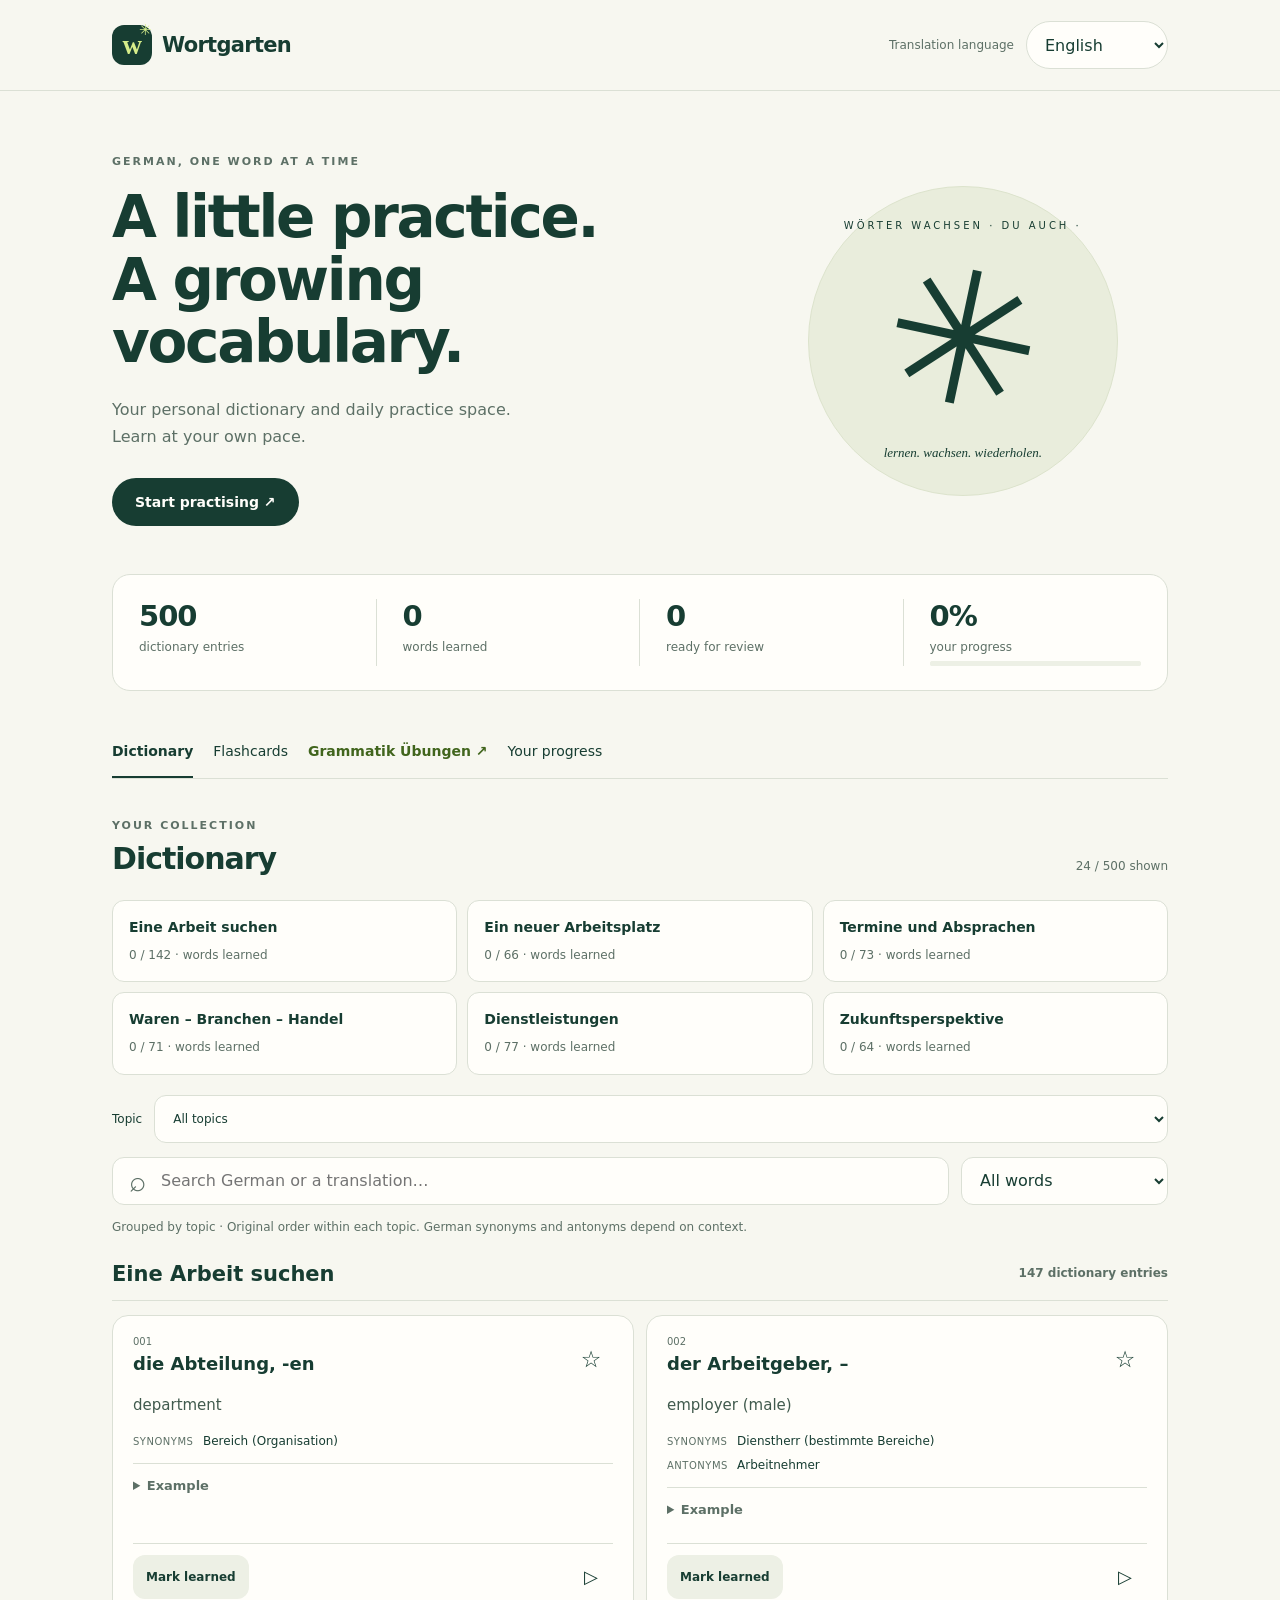
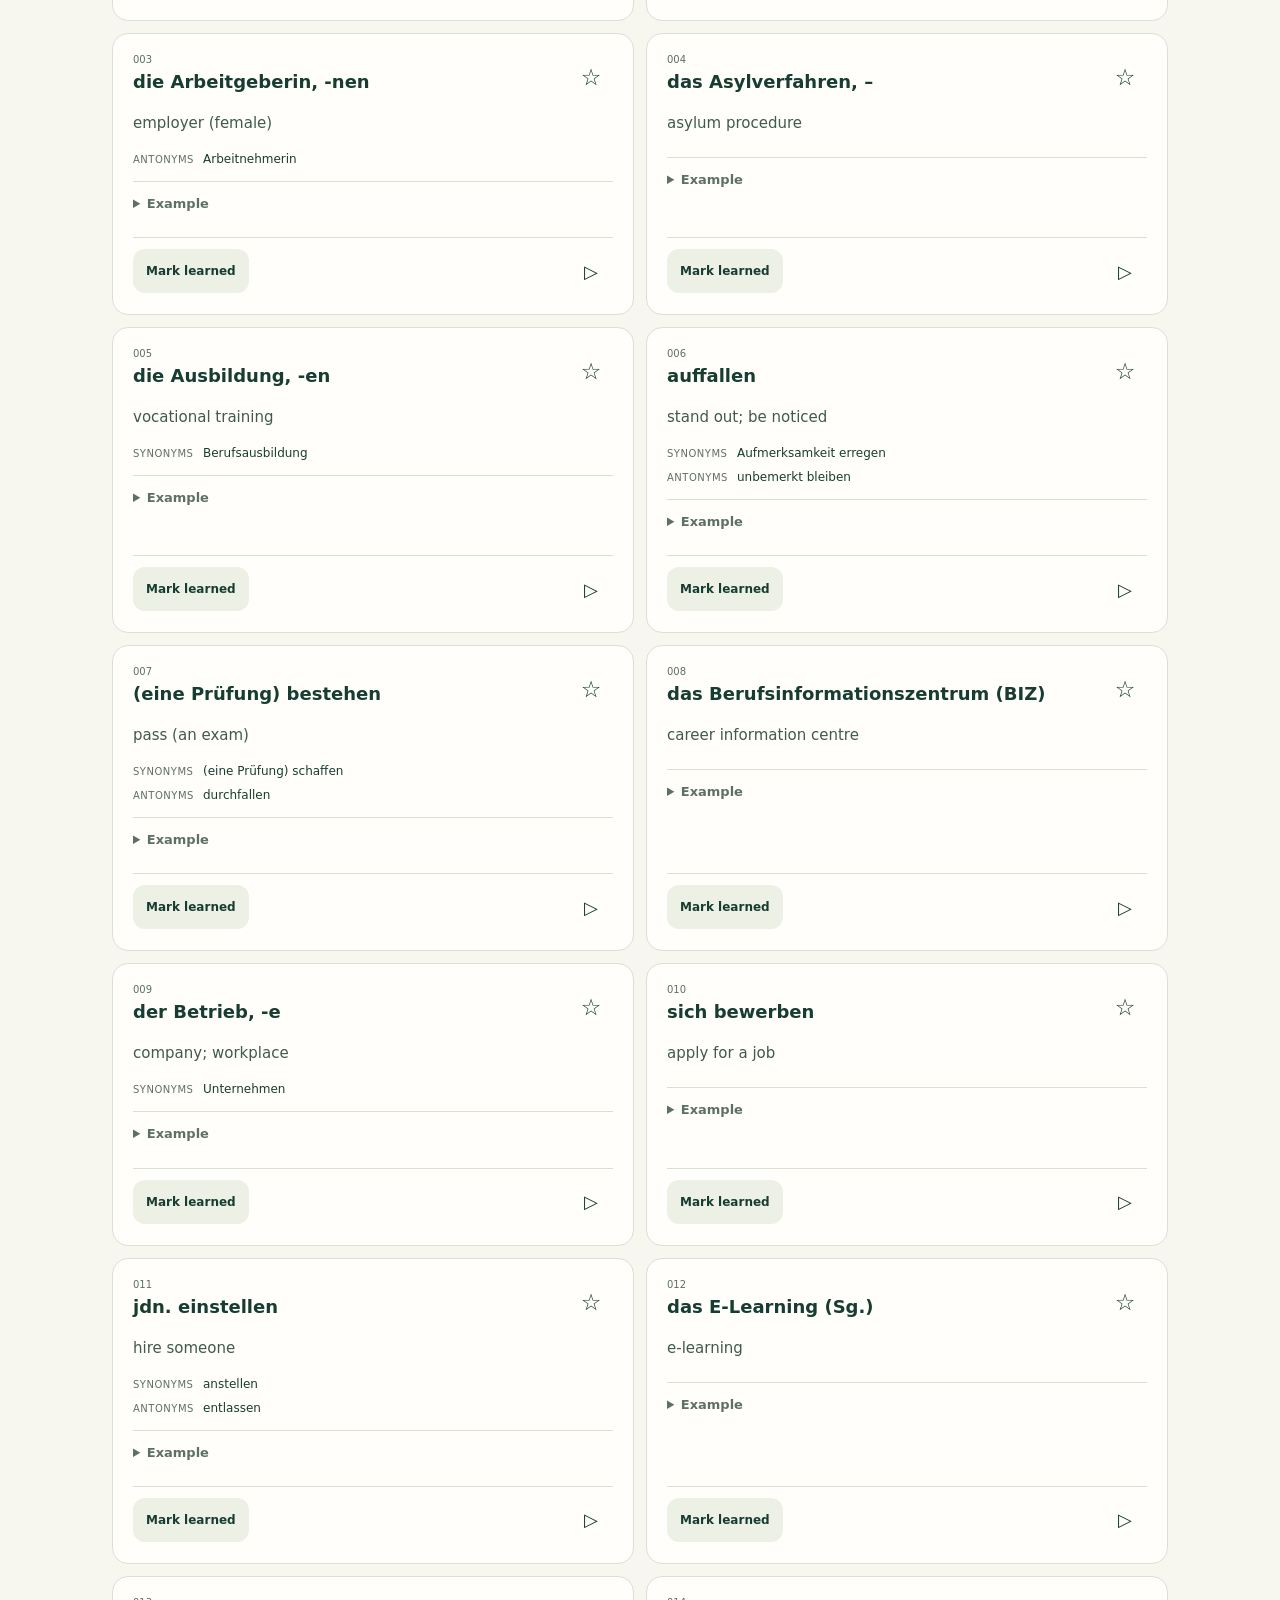
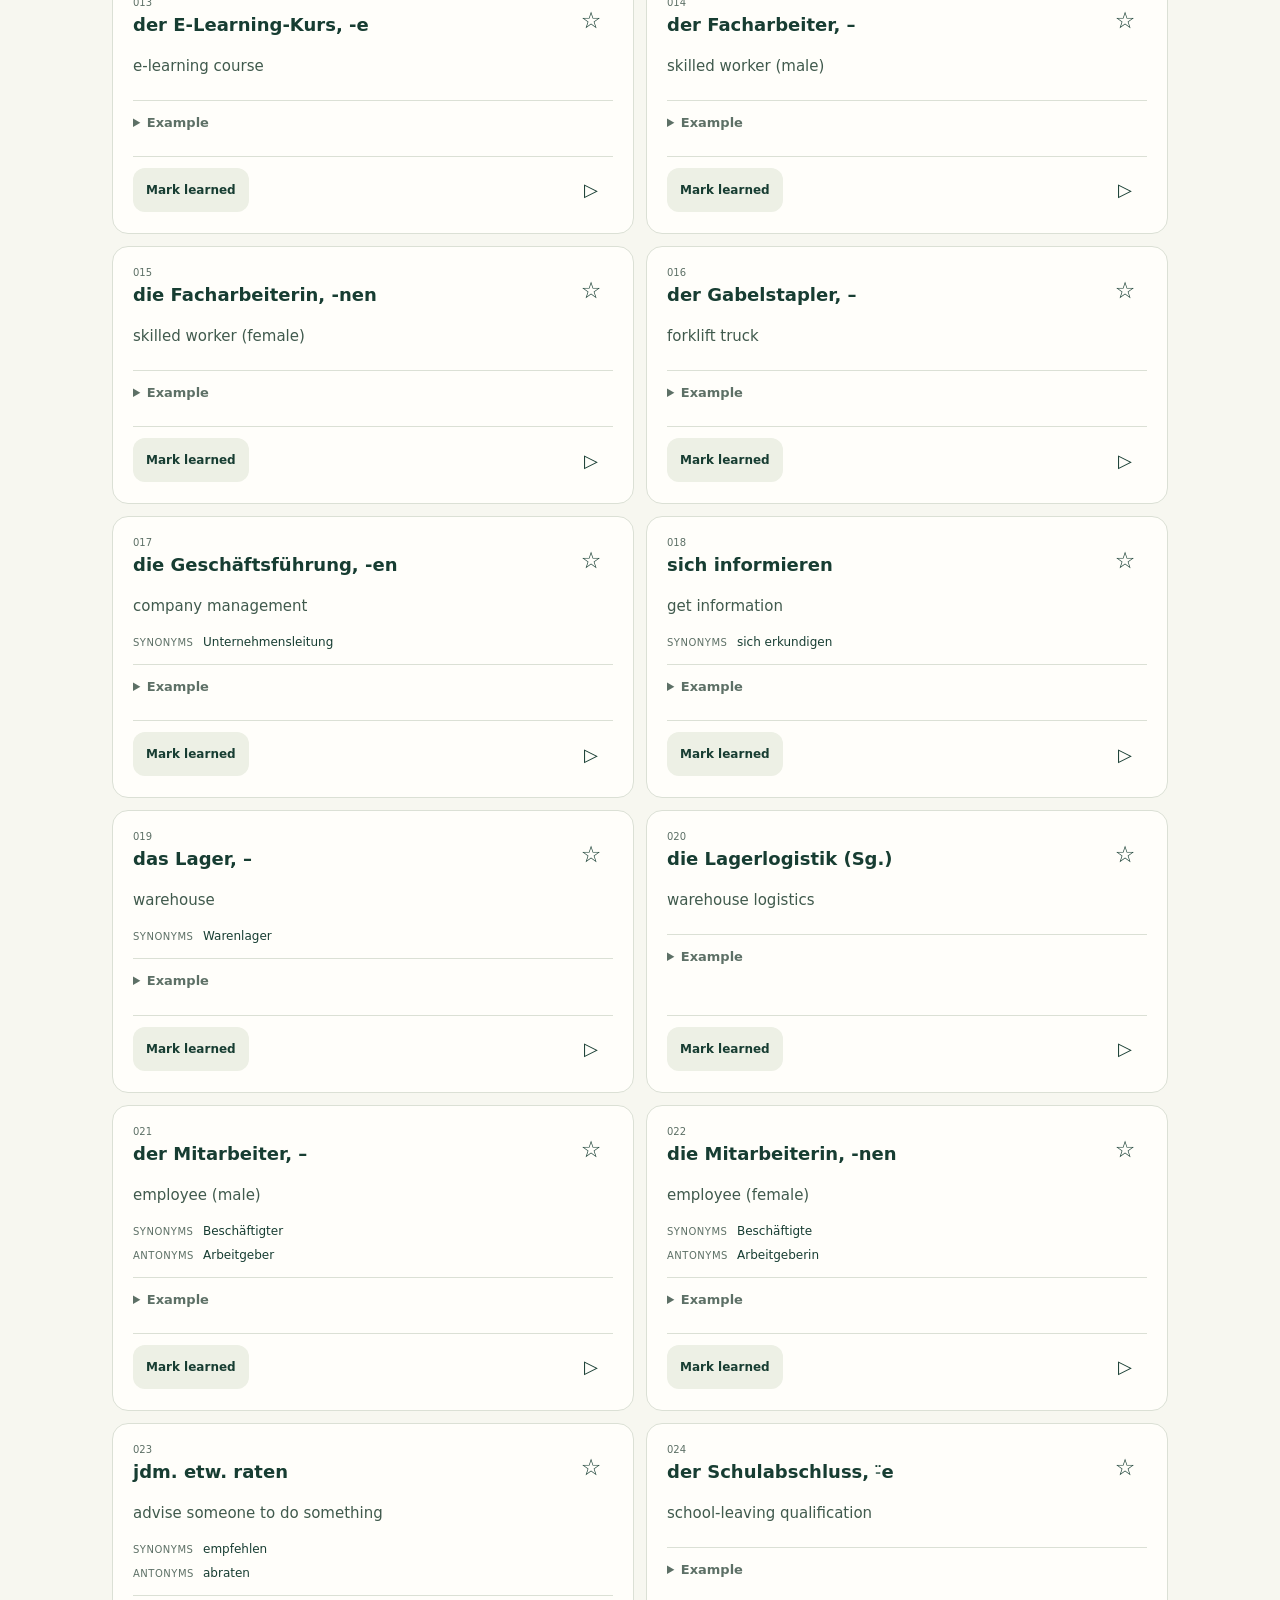
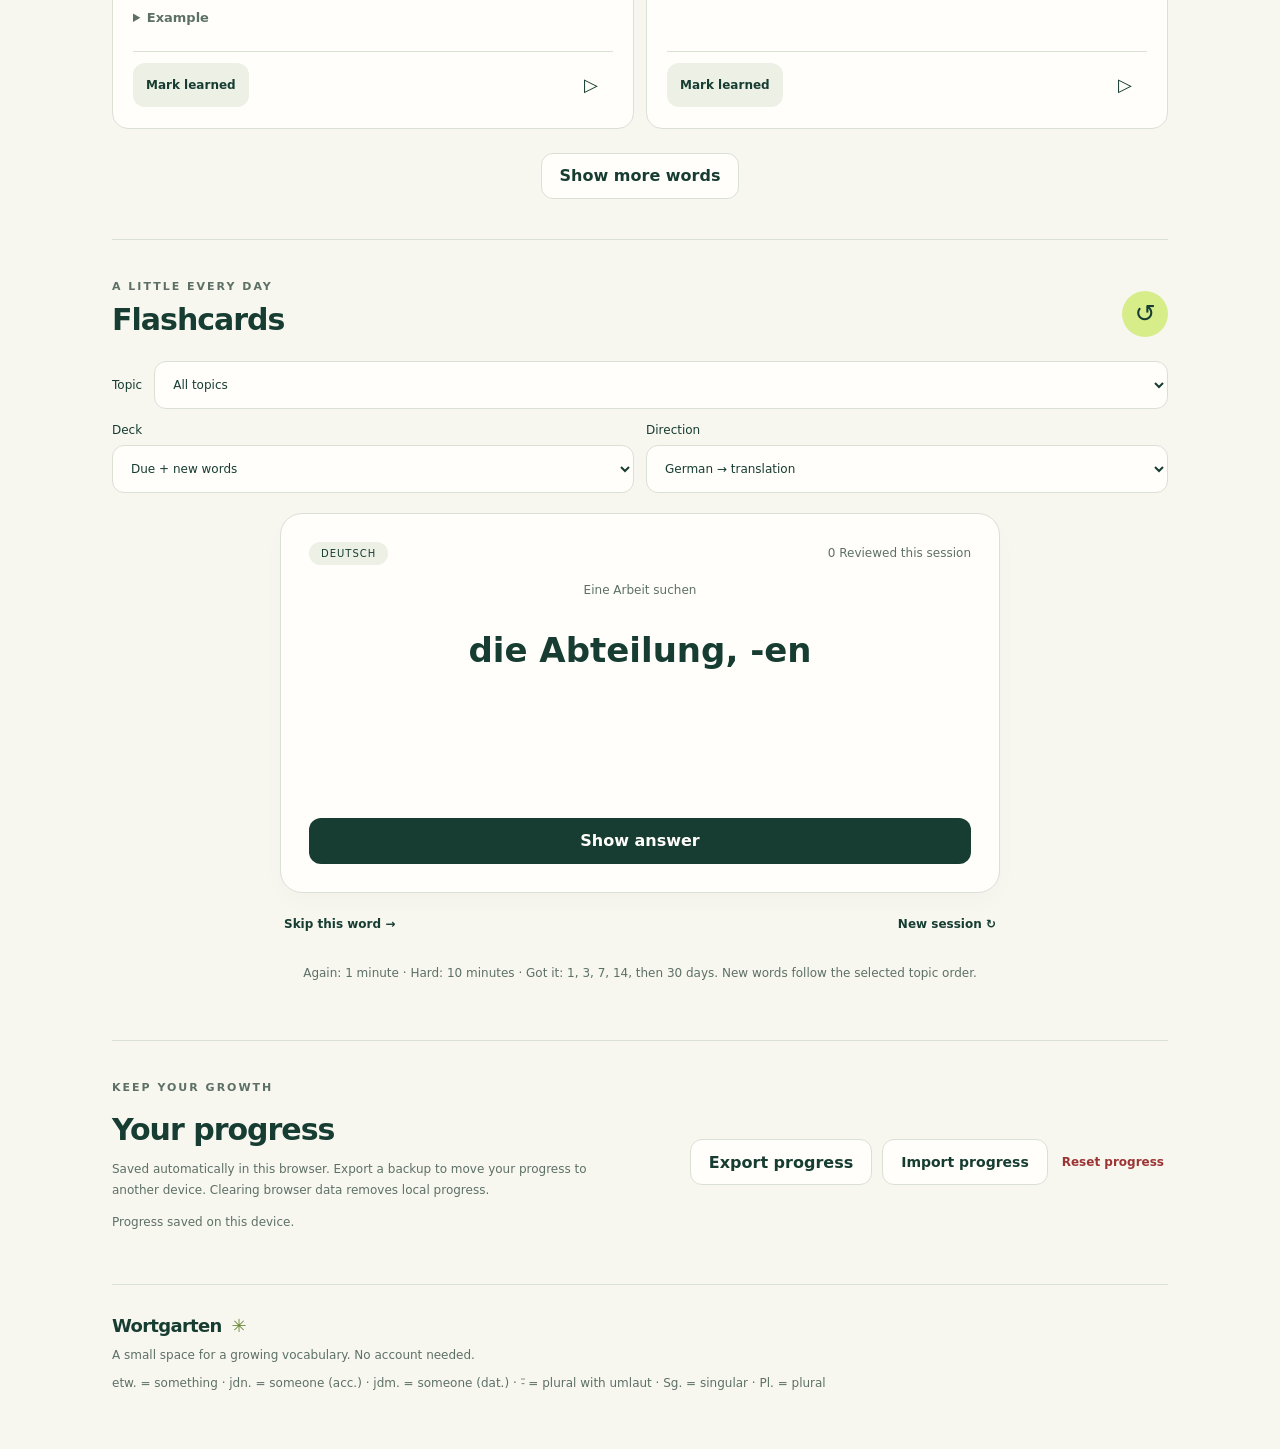
<file: index.html>
<!doctype html>
<html lang="en">
<head><meta charset="utf-8"><meta name="viewport" content="width=device-width,initial-scale=1"><meta name="theme-color" content="#173d32"><meta name="description" content="A multilingual German vocabulary notebook with saved progress and spaced repetition."><title>Wortgarten · German vocabulary</title><style>:root{--bg:#f7f7f0;--ink:#173d32;--muted:#5d7066;--line:#dbe0d5;--white:#fffefa;--lime:#d6ed8a;--soft:#edf0e5;--red:#9c3434;font-family:Inter,ui-sans-serif,system-ui,-apple-system,BlinkMacSystemFont,"Segoe UI",sans-serif;color:var(--ink);background:var(--bg);font-synthesis:none;scroll-behavior:smooth;scroll-padding-top:100px}*{box-sizing:border-box}body{margin:0}button,input,select{font:inherit}button,select,.importLabel{cursor:pointer}button,a,select,input{touch-action:manipulation}button{color:inherit}a{color:inherit}button,input,select{border-radius:12px}button{min-height:46px;border:1px solid transparent;padding:12px 18px;font-weight:600}button:disabled{opacity:.5;cursor:default}button:hover:not(:disabled),.importLabel:hover{filter:brightness(.96)}:focus-visible{outline:3px solid #588527;outline-offset:4px}select,input{background:var(--white);color:var(--ink);border:1px solid var(--line);min-height:48px;padding:10px 14px;max-width:100%}.wrap{max-width:1120px;margin:auto;padding:0 32px}header{border-bottom:1px solid var(--line);background:var(--bg);position:sticky;top:0;z-index:5}.top{display:flex;justify-content:space-between;align-items:center;min-height:90px;gap:20px}.brand{display:flex;align-items:center;gap:10px;font-size:21px;font-weight:750;text-decoration:none;letter-spacing:-.7px}.logo{background:var(--ink);color:var(--lime);width:40px;height:40px;display:grid;place-items:center;border-radius:12px;font-family:Georgia,serif;font-size:27px;position:relative}.logo span{position:absolute;font-size:15px;right:1px;top:-4px}.language{display:flex;align-items:center;gap:12px}.language>span{font-size:12px;color:var(--muted)}.language select{border-radius:30px;min-width:130px}.hero{display:grid;grid-template-columns:1.5fr 1fr;gap:30px;padding:64px 0 48px;align-items:center}.eyebrow{font-size:11px;letter-spacing:2px;font-weight:750;margin:0 0 18px;color:var(--muted)}h1{font-size:clamp(36px,5vw,58px);letter-spacing:-2.3px;line-height:1.08;margin:0;font-weight:600}h2{font-size:30px;letter-spacing:-1px;font-weight:600;margin:0}h3{margin:0}.intro{font-size:16px;line-height:1.7;max-width:430px;color:var(--muted);margin:22px 0 28px}.primary{background:var(--ink);color:var(--white)}.link{display:inline-flex;align-items:center;min-height:48px;text-decoration:none;padding:12px 23px;border-radius:30px;font-weight:600;font-size:14px}.growth{aspect-ratio:1;max-width:310px;width:100%;position:relative;display:grid;place-items:center;border-radius:50%;background:#e9eddc;justify-self:center;border:1px solid #dce3cc}.plant{font-size:185px;line-height:1;color:var(--ink);transform:rotate(12deg)}.orbit{position:absolute;top:33px;font-size:10px;letter-spacing:3px}.plantTag{position:absolute;bottom:34px;font-family:Georgia,serif;font-size:13px;font-style:italic}.stats{display:grid;grid-template-columns:repeat(4,1fr);border:1px solid var(--line);background:var(--white);border-radius:18px;padding:24px 0}.stats>div{padding:0 26px;display:flex;flex-direction:column;gap:7px;border-inline-end:1px solid var(--line)}.stats>div:last-child{border:0}.stats strong{font-size:29px;font-weight:550;letter-spacing:-1px}.stats span{font-size:12px;color:var(--muted)}progress{width:100%;height:5px;border:0;border-radius:8px;background:var(--soft);accent-color:var(--ink)}progress::-webkit-progress-bar{background:var(--soft);border-radius:8px}progress::-webkit-progress-value{background:var(--ink);border-radius:8px}.tabs{display:flex;gap:30px;border-bottom:1px solid var(--line);margin-top:35px}.tabs a{padding:17px 0;text-decoration:none;font-size:14px}.tabs a:first-child{border-bottom:2px solid var(--ink);font-weight:650}.section{padding:40px 0;scroll-margin-top:10px}.sectionTitle{display:flex;justify-content:space-between;align-items:end;margin-bottom:24px;gap:12px}.sectionTitle .eyebrow{margin-bottom:9px}.small{font-size:12px;color:var(--muted);line-height:1.6}.tools{display:flex;gap:12px}.search{flex:1;position:relative}.search>span{position:absolute;inset-inline-start:17px;top:7px;font-size:29px;color:var(--muted)}.search input{width:100%;padding-inline-start:48px}.hint{font-size:12px;color:var(--muted);line-height:1.75}.wordList{display:grid;grid-template-columns:1fr 1fr;gap:12px;margin-top:24px}.word{background:var(--white);border:1px solid var(--line);border-radius:16px;padding:20px;display:flex;flex-direction:column;gap:11px;min-width:0}.word.known{border-color:#b9cba7;background:#f4f8ec}.wordHeading{display:flex;gap:8px;justify-content:space-between;align-items:start}.word h4{font-size:18px;font-weight:600;line-height:1.5;overflow-wrap:anywhere}.wordNo{font-size:10px;color:var(--muted);font-variant-numeric:tabular-nums;display:block;margin-bottom:3px}.iconButton{padding:0;width:44px;min-width:44px;height:44px;background:transparent;border-radius:50%;font-size:23px}.starred{color:#8c6500;background:#fff4cf}.translation{margin:0;color:#405a4d;font-size:15px;line-height:1.6;min-height:24px}.relations{font-size:12px;line-height:1.75;color:var(--muted)}.relationLine{display:flex;gap:8px;align-items:baseline;margin-top:3px}.relationLine b{font-weight:500;color:var(--ink)}.relationLabel{min-width:62px;font-size:10px;text-transform:uppercase;letter-spacing:.5px}.wordFoot{display:flex;justify-content:space-between;align-items:center;border-top:1px solid var(--line);padding-top:10px;margin-top:auto;gap:8px}.learnButton{padding:7px 12px;min-height:44px;background:var(--soft);font-size:12px}.learnButton[aria-pressed=true]{background:var(--ink);color:white}.wordActions{display:flex;align-items:center;gap:0}.sound{font-size:18px}.verify{font-size:11px;padding:9px;border-radius:8px;background:#fff4d4;color:#745018;line-height:1.6}.more{text-align:center;padding-top:24px}.secondary{border:1px solid var(--line);background:var(--white)}.empty{padding:48px;text-align:center;color:var(--muted)}.practice{border-top:1px solid var(--line)}.roundIcon{width:46px;height:46px;border-radius:50%;background:var(--lime);display:grid;place-items:center;font-size:25px}.practiceOptions{display:flex;gap:12px;margin-bottom:20px}.practiceOptions label{flex:1;display:flex;flex-direction:column;gap:8px;font-size:12px}.flashcard{background:var(--white);border:1px solid var(--line);border-radius:22px;min-height:380px;padding:28px;display:flex;flex-direction:column;max-width:720px;margin:auto;box-shadow:0 10px 25px #173d3205}.cardTop{display:flex;justify-content:space-between;align-items:center}.pill{background:var(--soft);padding:6px 12px;border-radius:20px;font-size:10px;letter-spacing:1px}.cardContent{text-align:center;flex:1;padding:48px 0 30px}.cardContent h3{font-size:clamp(24px,4vw,34px);font-weight:550;overflow-wrap:anywhere}.cardContent p{font-size:21px}.cardContent .small{font-size:12px}.cardContent .relations{display:inline-block;text-align:start}.divider{height:1px;background:var(--line);width:50px;margin:24px auto}.ratings{display:grid;grid-template-columns:repeat(3,1fr);gap:10px}.ratings button:first-child{background:#f8e6df;color:#833f30}.ratings button:nth-child(2){background:#f6edcc;color:#70581b}.ratings button:last-child{background:var(--lime);color:var(--ink)}[hidden]{display:none!important}.practiceFooter{display:flex;justify-content:space-between;max-width:720px;margin:8px auto}.textButton{background:transparent;padding:10px 3px;font-size:12px}.practice>.hint{text-align:center;max-width:720px;margin:16px auto}.settings{border-top:1px solid var(--line);display:grid;grid-template-columns:1fr 1fr;align-items:center;gap:40px}.backupActions{display:flex;flex-wrap:wrap;gap:10px;justify-content:flex-end}.importLabel{display:inline-flex;align-items:center;padding:12px 18px;min-height:46px;border-radius:12px;font-size:14px;font-weight:600}.importLabel:focus-within{outline:3px solid #588527;outline-offset:4px}.danger{color:var(--red)}footer{border-top:1px solid var(--line);padding:30px 0 44px;color:var(--muted);font-size:12px}footer .brand{font-size:18px;color:var(--ink)}footer .brand span{color:#6c8b37}#toast{position:fixed;bottom:24px;left:50%;transform:translateX(-50%);max-width:90%;background:var(--ink);color:white;padding:14px 22px;border-radius:12px;z-index:20;font-size:14px;box-shadow:0 5px 30px #0002}dialog{max-width:440px;border:1px solid var(--line);border-radius:18px;background:var(--bg);color:var(--ink);padding:28px;margin:auto}dialog::backdrop{background:#173d3280}dialog p{line-height:1.6}.dialogActions{display:flex;gap:10px;justify-content:end}.sr-only{position:absolute;width:1px;height:1px;padding:0;margin:-1px;overflow:hidden;clip:rect(0,0,0,0);white-space:nowrap;border:0}html[dir=rtl] .hero,html[dir=rtl] .section{text-align:right}html[dir=rtl] .brand{direction:ltr}html[dir=rtl] .cardContent{text-align:center}@media(min-width:1400px){.hero{padding-top:80px;padding-bottom:64px}}@media(max-width:650px){.wrap{padding:0 20px}.top{min-height:76px;gap:10px}.brand{font-size:18px}.logo{width:33px;height:33px;font-size:24px}.language>span{display:none}.language select{min-width:108px;font-size:13px;min-height:44px;padding:8px 12px}.hero{padding:35px 0 30px;grid-template-columns:1fr;gap:20px}.hero .growth{display:none}h1{font-size:39px;letter-spacing:-1.6px}.eyebrow{font-size:9px;letter-spacing:1.5px}.intro{font-size:14px;margin:18px 0 21px}.stats{grid-template-columns:1fr 1fr;padding:6px 0;border-radius:15px}.stats>div{padding:15px 20px}.stats>div:nth-child(2){border:0}.stats>div:nth-child(-n+2){border-bottom:1px solid var(--line)}.stats strong{font-size:26px}.stats span{font-size:11px}.tabs{margin-top:18px;gap:24px;justify-content:space-between}.tabs a{font-size:12px}.section{padding:30px 0}.sectionTitle{margin-bottom:20px}h2{font-size:27px}.wordList{grid-template-columns:1fr;margin-top:18px}.tools{flex-direction:column;gap:8px}.tools>label>select{width:100%}.tools select{font-size:13px}.word{padding:17px}.word h4{font-size:18px}.practiceOptions{gap:10px}.practiceOptions select{font-size:12px;padding:10px 8px;width:100%}.flashcard{padding:21px;min-height:360px}.cardContent{padding-top:42px}.ratings{gap:7px}.ratings button{padding:12px 6px;font-size:13px}.settings{grid-template-columns:1fr;gap:16px}.backupActions{justify-content:flex-start}.backupActions .secondary{flex:1;text-align:center;justify-content:center;font-size:12px;white-space:nowrap}.settings .eyebrow{margin-bottom:9px}.small{font-size:11px}.sectionTitle>.small{text-align:end}.dialogActions button{padding:12px}footer{padding-bottom:28px}}@media(prefers-reduced-motion:reduce){:root{scroll-behavior:auto}}

.tabs{flex-wrap:wrap;column-gap:20px;row-gap:0}.tabs .grammarLink{color:#41651d;font-weight:650}html[dir=rtl] .hero,html[dir=rtl] .section{text-align:start}@media(max-width:650px){.tabs a{font-size:11px;padding:14px 0}.tabs{column-gap:14px;justify-content:flex-start}}

.topicNav{display:grid;grid-template-columns:repeat(3,minmax(0,1fr));gap:10px;margin-bottom:20px}.topicTile{text-align:start;background:var(--white);border:1px solid var(--line);display:flex;flex-direction:column;gap:8px;padding:16px;font-weight:500}.topicTile[aria-pressed=true]{background:var(--soft);border-color:var(--ink)}.topicTile .topicName{font-size:14px;line-height:1.5;font-weight:650}.topicSelect{display:flex;align-items:center;gap:12px;margin-bottom:14px;font-size:12px}.topicSelect select{flex:1;min-width:0}.topicHeading{grid-column:1/-1;display:flex;justify-content:space-between;align-items:center;flex-wrap:wrap;gap:8px;font-size:21px;margin:18px 0 2px;padding-bottom:14px;border-bottom:1px solid var(--line);font-weight:600}.word h4{margin:0}.topicHeading:first-child{margin-top:0}#practiceTopicLabel{text-align:center;margin:16px 0 0;line-height:1.6}.practice .cardContent{padding-top:30px}@media(max-width:650px){.topicNav{grid-template-columns:repeat(2,minmax(0,1fr))}.topicTile{padding:12px}.topicTile .topicName{font-size:12px}.topicTile .small{font-size:10px}.topicSelect{flex-direction:column;align-items:stretch;gap:7px}.topicSelect select{width:100%;font-size:13px}.topicHeading{font-size:19px}.topicHeading .small{font-size:11px}}

.wordExample{border-top:1px solid var(--line);font-size:13px}.wordExample summary{cursor:pointer;min-height:44px;padding:13px 0;color:var(--muted);font-weight:550;line-height:1.4;list-style-position:inside}.wordExample summary:hover{color:var(--ink)}.wordExample summary:focus-visible{outline:3px solid #588527;outline-offset:2px;border-radius:4px}.exampleContent{border-inline-start:3px solid #bacd8b;padding:0 12px;margin:0 0 14px}.exampleContent p{margin:0;line-height:1.75;font-size:13px;overflow-wrap:anywhere}.exampleContent .exampleGerman{color:var(--ink);margin-bottom:7px}.exampleContent .exampleTranslation{color:var(--muted)}#cardExample{max-width:540px;margin:20px auto 0;text-align:start}#cardExample .wordExample{border-bottom:1px solid var(--line)}#cardExample .exampleContent p{font-size:15px}.wordExample:not([open]) .exampleContent{display:none}
</style></head>
<body>
<header><div class="top wrap"><a class="brand" href="#" aria-label="Wortgarten"><span class="logo" aria-hidden="true">w<span>✳</span></span>Wortgarten</a><label class="language"><span data-i="language">Translation language</span><select id="language"><option value="en">English</option><option value="uk">Українська</option><option value="tr">Türkçe</option><option value="ar">العربية</option><option value="ru">Русский</option><option value="fa">فارسی</option></select></label></div></header>
<main class="wrap">
<section class="hero"><div><p class="eyebrow" data-i="eyebrow">GERMAN, ONE WORD AT A TIME</p><h1 data-i="headline">A little practice.<br>A growing vocabulary.</h1><p class="intro" data-i="intro">Your personal dictionary and daily practice space. Learn at your own pace.</p><a class="primary link" href="#practice" data-i="practiceNow">Start practising ↗</a></div><div class="growth" aria-hidden="true"><span class="orbit">WÖRTER WACHSEN · DU AUCH · </span><div class="plant">✳</div><span class="plantTag">lernen. wachsen. wiederholen.</span></div></section>
<section class="stats" aria-label="Progress"><div><strong id="total">500</strong><span data-i="entries">dictionary entries</span></div><div><strong id="learned">0</strong><span data-i="learned">words learned</span></div><div><strong id="due">0</strong><span data-i="due">ready for review</span></div><div class="progressStat"><strong id="percent">0%</strong><span data-i="progress">your progress</span><progress id="progress" max="100" value="0" aria-label="Learning progress"></progress></div></section>
<nav class="tabs"><a href="#dictionary" data-i="dictionary">Dictionary</a><a href="#practice" data-i="cards">Flashcards</a><a href="grammar.html" target="_blank" rel="noopener" class="grammarLink" data-i="grammar">Grammatik Übungen ↗</a><a href="#settings" data-i="backup">Your progress</a></nav>
<section id="dictionary" class="section"><div class="sectionTitle"><div><p class="eyebrow" data-i="collection">YOUR COLLECTION</p><h2 data-i="dictionary">Dictionary</h2></div><span class="small" id="resultCount" aria-live="polite"></span></div>
<div id="topicNav" class="topicNav" aria-label="Topics"></div><label class="topicSelect"><span data-i="topic">Topic</span><select id="topic"><option value="all" data-i="allTopics">All topics</option></select></label><div class="tools"><label class="search"><span aria-hidden="true">⌕</span><input type="search" id="search" data-placeholder="search" placeholder="Search German or a translation…" autocomplete="off" aria-label="Search vocabulary"></label><label><span class="sr-only" data-i="filter">Filter</span><select id="filter"><option value="all" data-i="all">All words</option><option value="new" data-i="new">Not learned</option><option value="known" data-i="known">Learned</option><option value="star" data-i="starred">Starred</option><option value="verify" data-i="verifyFilter">Check transcription</option></select></label></div>
<p class="hint" data-i="dictHint">Original order · German synonyms and antonyms are shown where useful. Related words may depend on context.</p><div id="wordList" class="wordList"></div><p id="empty" class="empty" hidden data-i="noResults">No matching words. Try a different search.</p><div class="more"><button id="loadMore" class="secondary" data-i="loadMore">Show more words</button></div>
</section>
<section id="practice" class="section practice"><div class="sectionTitle"><div><p class="eyebrow" data-i="daily">A LITTLE EVERY DAY</p><h2 data-i="cards">Flashcards</h2></div><span class="roundIcon" aria-hidden="true">↺</span></div>
<label class="topicSelect"><span data-i="topic">Topic</span><select id="practiceTopic"><option value="all" data-i="allTopics">All topics</option></select></label><div class="practiceOptions"><label><span data-i="deck">Deck</span><select id="deck"><option value="due" data-i="dueDeck">Due + new words</option><option value="all" data-i="all">All words</option><option value="star" data-i="starred">Starred</option><option value="new" data-i="new">Not learned</option></select></label><label><span data-i="direction">Direction</span><select id="direction"><option value="de" data-i="deFirst">German → translation</option><option value="translation" data-i="translationFirst">Translation → German</option></select></label></div>
<div class="flashcard" id="flashcard"><div class="cardTop"><span class="pill" id="cardLabel">DEUTSCH</span><span class="small" id="cardCounter"></span></div><p id="practiceTopicLabel" class="small" lang="de" dir="ltr"></p><div class="cardContent"><h3 id="cardFront" lang="de"></h3><div id="cardAnswer" hidden><div class="divider"></div><p id="cardBack"></p><div id="cardRelated" class="relations"></div><div id="cardExample"></div></div><p id="cardMessage" class="small" aria-live="polite"></p></div><button id="reveal" class="primary" data-i="reveal">Show answer</button><div id="ratings" class="ratings" hidden><button data-rating="again" data-i="again">Again</button><button data-rating="hard" data-i="hard">Hard</button><button data-rating="good" data-i="good">Got it</button></div></div>
<div class="practiceFooter"><button id="skip" class="textButton" data-i="skip">Skip this word →</button><button id="restart" class="textButton" data-i="restart">New session ↻</button></div><p class="hint" data-i="reviewHint">Again: 1 minute · Hard: 10 minutes · Got it: 1, 3, 7, 14, then 30 days. New words appear in their original order.</p></section>
<section id="settings" class="section settings"><div><p class="eyebrow" data-i="keep">KEEP YOUR GROWTH</p><h2 data-i="backup">Your progress</h2><p class="hint" data-i="savedHint">Saved automatically in this browser. Export a backup to move your progress to another device. Clearing browser data removes local progress.</p><p id="saveStatus" class="small" role="status"></p></div><div class="backupActions"><button id="export" class="secondary" data-i="export">Export progress</button><label class="secondary importLabel"><span data-i="import">Import progress</span><input id="import" type="file" accept="application/json,.json" class="sr-only"></label><button id="reset" class="textButton danger" data-i="reset">Reset progress</button></div></section>
<footer><span class="brand">Wortgarten <span aria-hidden="true">✳</span></span><p data-i="footer">A small space for a growing vocabulary. No account needed.</p><p class="small" data-i="notation">etw. = something · jdn. = someone (acc.) · jdm. = someone (dat.) · ⸚ = plural with umlaut · Sg. = singular · Pl. = plural</p></footer>
</main><div id="toast" role="status" hidden></div>
<dialog id="confirmDialog"><h2 data-i="reset">Reset progress</h2><p data-i="resetConfirm">Delete all learning progress and stars from this browser? Export a backup first if you want to keep them.</p><div class="dialogActions"><button id="cancelReset" class="secondary" data-i="cancel">Cancel</button><button id="confirmReset" class="primary" data-i="delete">Delete progress</button></div></dialog>
<script>window.TOPICS = [{"id": "work-search", "de": "Eine Arbeit suchen"}, {"id": "new-workplace", "de": "Ein neuer Arbeitsplatz"}, {"id": "appointments", "de": "Termine und Absprachen"}, {"id": "trade", "de": "Waren – Branchen – Handel"}, {"id": "services", "de": "Dienstleistungen"}, {"id": "future", "de": "Zukunftsperspektive"}];
window.WORDS = [{"id": "w354", "de": "die Abteilung, -en", "en": "department", "uk": "відділ", "tr": "bölüm", "ar": "قسم", "ru": "отдел", "fa": "بخش", "sourceOrder": 354, "topic": "work-search", "exampleId": "e127"}, {"id": "w355", "de": "der Arbeitgeber, –", "en": "employer (male)", "uk": "роботодавець", "tr": "işveren (erkek)", "ar": "صاحب عمل", "ru": "работодатель", "fa": "کارفرما (مرد)", "sourceOrder": 355, "topic": "work-search", "exampleId": "e127"}, {"id": "w356", "de": "die Arbeitgeberin, -nen", "en": "employer (female)", "uk": "роботодавиця", "tr": "işveren (kadın)", "ar": "صاحبة عمل", "ru": "работодательница", "fa": "کارفرما (زن)", "sourceOrder": 356, "topic": "work-search", "exampleId": "e127"}, {"id": "w357", "de": "das Asylverfahren, –", "en": "asylum procedure", "uk": "процедура надання притулку", "tr": "iltica süreci", "ar": "إجراءات اللجوء", "ru": "процедура предоставления убежища", "fa": "روند پناهندگی", "sourceOrder": 357, "topic": "work-search", "exampleId": "e128"}, {"id": "w358", "de": "die Ausbildung, -en", "en": "vocational training", "uk": "професійне навчання", "tr": "mesleki eğitim", "ar": "تدريب مهني", "ru": "профессиональное обучение", "fa": "آموزش حرفه‌ای", "sourceOrder": 358, "topic": "work-search", "exampleId": "e129"}, {"id": "w359", "de": "auffallen", "en": "stand out; be noticed", "uk": "привертати увагу", "tr": "dikkat çekmek", "ar": "لفت الانتباه", "ru": "бросаться в глаза", "fa": "جلب توجه کردن", "sourceOrder": 359, "topic": "work-search", "exampleId": "e129"}, {"id": "w360", "de": "(eine Prüfung) bestehen", "en": "pass (an exam)", "uk": "скласти (іспит)", "tr": "(sınavı) geçmek", "ar": "اجتياز امتحان", "ru": "сдать (экзамен)", "fa": "قبول شدن در امتحان", "sourceOrder": 360, "topic": "work-search", "exampleId": "e129"}, {"id": "w361", "de": "das Berufsinformationszentrum (BIZ)", "en": "career information centre", "uk": "центр професійної інформації", "tr": "meslek bilgi merkezi", "ar": "مركز معلومات مهنية", "ru": "центр профессиональной информации", "fa": "مرکز اطلاعات شغلی", "sourceOrder": 361, "topic": "work-search", "exampleId": "e130"}, {"id": "w362", "de": "der Betrieb, -e", "en": "company; workplace", "uk": "підприємство", "tr": "işletme", "ar": "منشأة", "ru": "предприятие", "fa": "شرکت؛ محل کار", "sourceOrder": 362, "topic": "work-search", "exampleId": "e131"}, {"id": "w363", "de": "sich bewerben", "en": "apply for a job", "uk": "подавати заяву на роботу", "tr": "iş başvurusu yapmak", "ar": "التقدم لوظيفة", "ru": "подавать заявление на работу", "fa": "درخواست کار دادن", "sourceOrder": 363, "topic": "work-search", "exampleId": "e131"}, {"id": "w364", "de": "jdn. einstellen", "en": "hire someone", "uk": "наймати когось", "tr": "birini işe almak", "ar": "توظيف شخص", "ru": "нанимать кого-либо", "fa": "استخدام کردن کسی", "sourceOrder": 364, "topic": "work-search", "exampleId": "e131"}, {"id": "w365", "de": "das E-Learning (Sg.)", "en": "e-learning", "uk": "електронне навчання", "tr": "e-öğrenme", "ar": "تعلم إلكتروني", "ru": "электронное обучение", "fa": "یادگیری الکترونیکی", "sourceOrder": 365, "topic": "work-search", "exampleId": "e132"}, {"id": "w366", "de": "der E-Learning-Kurs, -e", "en": "e-learning course", "uk": "електронний курс", "tr": "e-öğrenme kursu", "ar": "دورة تعلم إلكتروني", "ru": "электронный курс", "fa": "دوره آموزش الکترونیکی", "sourceOrder": 366, "topic": "work-search", "exampleId": "e132"}, {"id": "w367", "de": "der Facharbeiter, –", "en": "skilled worker (male)", "uk": "кваліфікований робітник", "tr": "vasıflı işçi (erkek)", "ar": "عامل ماهر", "ru": "квалифицированный рабочий", "fa": "کارگر ماهر (مرد)", "sourceOrder": 367, "topic": "work-search", "exampleId": "e133"}, {"id": "w368", "de": "die Facharbeiterin, -nen", "en": "skilled worker (female)", "uk": "кваліфікована робітниця", "tr": "vasıflı işçi (kadın)", "ar": "عاملة ماهرة", "ru": "квалифицированная работница", "fa": "کارگر ماهر (زن)", "sourceOrder": 368, "topic": "work-search", "exampleId": "e133"}, {"id": "w369", "de": "der Gabelstapler, –", "en": "forklift truck", "uk": "вилковий навантажувач", "tr": "forklift", "ar": "رافعة شوكية", "ru": "вилочный погрузчик", "fa": "لیفتراک", "sourceOrder": 369, "topic": "work-search", "exampleId": "e133"}, {"id": "w370", "de": "die Geschäftsführung, -en", "en": "company management", "uk": "керівництво підприємства", "tr": "şirket yönetimi", "ar": "إدارة الشركة", "ru": "руководство предприятия", "fa": "مدیریت شرکت", "sourceOrder": 370, "topic": "work-search", "exampleId": "e107"}, {"id": "w371", "de": "sich informieren", "en": "get information", "uk": "дізнаватися", "tr": "bilgi edinmek", "ar": "الحصول على معلومات", "ru": "узнавать", "fa": "کسب اطلاعات کردن", "sourceOrder": 371, "topic": "work-search", "exampleId": "e130"}, {"id": "w372", "de": "das Lager, –", "en": "warehouse", "uk": "склад", "tr": "depo", "ar": "مستودع", "ru": "склад", "fa": "انبار", "sourceOrder": 372, "topic": "work-search", "exampleId": "e106"}, {"id": "w373", "de": "die Lagerlogistik (Sg.)", "en": "warehouse logistics", "uk": "складська логістика", "tr": "depo lojistiği", "ar": "لوجستيات المستودعات", "ru": "складская логистика", "fa": "لجستیک انبار", "sourceOrder": 373, "topic": "work-search", "exampleId": "e134"}, {"id": "w374", "de": "der Mitarbeiter, –", "en": "employee (male)", "uk": "співробітник", "tr": "çalışan (erkek)", "ar": "موظف", "ru": "сотрудник", "fa": "کارمند (مرد)", "sourceOrder": 374, "topic": "work-search", "exampleId": "e134"}, {"id": "w375", "de": "die Mitarbeiterin, -nen", "en": "employee (female)", "uk": "співробітниця", "tr": "çalışan (kadın)", "ar": "موظفة", "ru": "сотрудница", "fa": "کارمند (زن)", "sourceOrder": 375, "topic": "work-search", "exampleId": "e134"}, {"id": "w376", "de": "jdm. etw. raten", "en": "advise someone to do something", "uk": "радити комусь щось", "tr": "birine bir şey tavsiye etmek", "ar": "نصح شخص بشيء", "ru": "советовать кому-либо что-либо", "fa": "توصیه کردن کاری به کسی", "sourceOrder": 376, "topic": "work-search", "exampleId": "e135"}, {"id": "w377", "de": "der Schulabschluss, ⸚e", "en": "school-leaving qualification", "uk": "документ про закінчення школи", "tr": "okul bitirme diploması", "ar": "شهادة إتمام الدراسة", "ru": "документ об окончании школы", "fa": "مدرک پایان تحصیلات مدرسه", "sourceOrder": 377, "topic": "work-search", "exampleId": "e135"}, {"id": "w378", "de": "steigen", "en": "rise; increase", "uk": "зростати", "tr": "artmak", "ar": "ارتفاع", "ru": "расти", "fa": "افزایش یافتن", "sourceOrder": 378, "topic": "work-search", "exampleId": "e136"}, {"id": "w379", "de": "teilnehmen an (+ Dat.)", "en": "take part in", "uk": "брати участь у", "tr": "katılmak", "ar": "المشاركة في", "ru": "участвовать в", "fa": "شرکت کردن در", "sourceOrder": 379, "topic": "work-search", "exampleId": "e137"}, {"id": "w380", "de": "der Umsatz, ⸚e", "en": "turnover; revenue", "uk": "оборот; виторг", "tr": "ciro", "ar": "حجم المبيعات", "ru": "оборот; выручка", "fa": "گردش مالی؛ درآمد فروش", "sourceOrder": 380, "topic": "work-search", "exampleId": "e136"}, {"id": "w381", "de": "die Umschulung, -en", "en": "retraining", "uk": "перекваліфікація", "tr": "yeniden mesleki eğitim", "ar": "إعادة تأهيل مهني", "ru": "переквалификация", "fa": "بازآموزی شغلی", "sourceOrder": 381, "topic": "work-search", "exampleId": "e137"}, {"id": "w382", "de": "wahrscheinlich", "en": "probably; likely", "uk": "ймовірно; ймовірний", "tr": "muhtemelen; olası", "ar": "على الأرجح؛ محتمل", "ru": "вероятно; вероятный", "fa": "احتمالاً؛ محتمل", "sourceOrder": 382, "topic": "work-search", "exampleId": "e95"}, {"id": "w383", "de": "die Weiterbildung, -en", "en": "further training", "uk": "підвищення кваліфікації", "tr": "ileri mesleki eğitim", "ar": "تدريب إضافي", "ru": "повышение квалификации", "fa": "آموزش تکمیلی", "sourceOrder": 383, "topic": "work-search", "exampleId": "e137"}, {"id": "w384", "de": "der Antrag, ⸚e", "en": "application; request", "uk": "заява", "tr": "başvuru", "ar": "طلب", "ru": "заявление", "fa": "درخواست", "sourceOrder": 384, "topic": "work-search", "exampleId": "e138"}, {"id": "w385", "de": "einen Antrag stellen", "en": "submit an application", "uk": "подати заяву", "tr": "başvuru yapmak", "ar": "تقديم طلب", "ru": "подать заявление", "fa": "ارائه درخواست", "sourceOrder": 385, "topic": "work-search", "exampleId": "e138"}, {"id": "w386", "de": "die Aufenthaltsgenehmigung, -en", "en": "residence permit", "uk": "дозвіл на проживання", "tr": "oturma izni", "ar": "تصريح إقامة", "ru": "разрешение на проживание", "fa": "اجازه اقامت", "sourceOrder": 386, "topic": "work-search", "exampleId": "e128"}, {"id": "w387", "de": "aufwachsen", "en": "grow up", "uk": "зростати; дорослішати", "tr": "büyümek", "ar": "النشأة", "ru": "расти; взрослеть", "fa": "بزرگ شدن", "sourceOrder": 387, "topic": "work-search", "exampleId": "e139"}, {"id": "w388", "de": "der Berater, –", "en": "advisor (male)", "uk": "консультант", "tr": "danışman (erkek)", "ar": "مستشار", "ru": "консультант", "fa": "مشاور (مرد)", "sourceOrder": 388, "topic": "work-search", "exampleId": "e138"}, {"id": "w389", "de": "die Beraterin, -nen", "en": "advisor (female)", "uk": "консультантка", "tr": "danışman (kadın)", "ar": "مستشارة", "ru": "консультантка", "fa": "مشاور (زن)", "sourceOrder": 389, "topic": "work-search", "exampleId": "e138"}, {"id": "w390", "de": "jdn. beschäftigen", "en": "employ someone", "uk": "надавати комусь роботу", "tr": "birini istihdam etmek", "ar": "تشغيل شخص", "ru": "предоставлять кому-либо работу", "fa": "به کار گرفتن کسی", "sourceOrder": 390, "topic": "work-search", "exampleId": "e139"}, {"id": "w391", "de": "der Businessplan, ⸚e", "en": "business plan", "uk": "бізнес-план", "tr": "iş planı", "ar": "خطة عمل", "ru": "бизнес-план", "fa": "طرح کسب‌وکار", "sourceOrder": 391, "topic": "work-search", "exampleId": "e140"}, {"id": "w392", "de": "das Einkommen, –", "en": "income", "uk": "дохід", "tr": "gelir", "ar": "دخل", "ru": "доход", "fa": "درآمد", "sourceOrder": 392, "topic": "work-search", "exampleId": "e140"}, {"id": "w393", "de": "die Entscheidung, -en", "en": "decision", "uk": "рішення", "tr": "karar", "ar": "قرار", "ru": "решение", "fa": "تصمیم", "sourceOrder": 393, "topic": "work-search", "exampleId": "e116"}, {"id": "w394", "de": "eine Entscheidung treffen", "en": "make a decision", "uk": "ухвалити рішення", "tr": "karar vermek", "ar": "اتخاذ قرار", "ru": "принять решение", "fa": "تصمیم گرفتن", "sourceOrder": 394, "topic": "work-search", "exampleId": "e141"}, {"id": "w395", "de": "die Existenzgründung, -en", "en": "starting a business", "uk": "заснування власної справи", "tr": "iş kurma", "ar": "تأسيس مشروع", "ru": "основание собственного дела", "fa": "راه‌اندازی کسب‌وکار", "sourceOrder": 395, "topic": "work-search", "exampleId": "e140"}, {"id": "w396", "de": "die Fortbildung, -en", "en": "professional development course", "uk": "підвищення професійної кваліфікації", "tr": "mesleki gelişim eğitimi", "ar": "تدريب مهني تكميلي", "ru": "повышение профессиональной квалификации", "fa": "دوره ارتقای حرفه‌ای", "sourceOrder": 396, "topic": "work-search", "exampleId": "e142"}, {"id": "w397", "de": "eine Fortbildung machen", "en": "take a professional development course", "uk": "проходити підвищення кваліфікації", "tr": "mesleki gelişim eğitimi almak", "ar": "الالتحاق بتدريب مهني تكميلي", "ru": "проходить повышение квалификации", "fa": "گذراندن دوره ارتقای حرفه‌ای", "sourceOrder": 397, "topic": "work-search", "exampleId": "e142"}, {"id": "w398", "de": "(ein Unternehmen) gründen", "en": "found (a company)", "uk": "заснувати (підприємство)", "tr": "(şirket) kurmak", "ar": "تأسيس شركة", "ru": "основать (предприятие)", "fa": "تأسیس کردن شرکت", "sourceOrder": 398, "topic": "work-search", "exampleId": "e143"}, {"id": "w399", "de": "einen Kredit bewilligen", "en": "approve a loan", "uk": "схвалити кредит", "tr": "krediyi onaylamak", "ar": "الموافقة على قرض", "ru": "одобрить кредит", "fa": "تصویب وام", "sourceOrder": 399, "topic": "work-search", "exampleId": "e143"}, {"id": "w400", "de": "der Küchenhelfer, –", "en": "kitchen assistant (male)", "uk": "помічник на кухні", "tr": "mutfak yardımcısı (erkek)", "ar": "مساعد مطبخ", "ru": "помощник на кухне", "fa": "کمک‌آشپز (مرد)", "sourceOrder": 400, "topic": "work-search", "exampleId": "e144"}, {"id": "w401", "de": "die Küchenhelferin, -nen", "en": "kitchen assistant (female)", "uk": "помічниця на кухні", "tr": "mutfak yardımcısı (kadın)", "ar": "مساعدة مطبخ", "ru": "помощница на кухне", "fa": "کمک‌آشپز (زن)", "sourceOrder": 401, "topic": "work-search", "exampleId": "e144"}, {"id": "w402", "de": "sich selbstständig machen", "en": "become self-employed", "uk": "стати самозайнятим", "tr": "kendi işini kurmak", "ar": "العمل لحساب النفس", "ru": "стать самозанятым", "fa": "شروع کار مستقل", "sourceOrder": 402, "topic": "work-search", "exampleId": "e145"}, {"id": "w403", "de": "die Selbstständigkeit (Sg.)", "en": "self-employment; independence", "uk": "самозайнятість; самостійність", "tr": "serbest çalışma; bağımsızlık", "ar": "عمل حر؛ استقلالية", "ru": "самозанятость; самостоятельность", "fa": "خوداشتغالی؛ استقلال", "sourceOrder": 403, "topic": "work-search", "exampleId": "e145"}, {"id": "w404", "de": "überlegen", "en": "think over", "uk": "обмірковувати", "tr": "düşünüp taşınmak", "ar": "التفكير مليًا", "ru": "обдумывать", "fa": "فکر کردن درباره", "sourceOrder": 404, "topic": "work-search", "exampleId": "e141"}, {"id": "w405", "de": "Verantwortung tragen für (+ Akk.)", "en": "bear responsibility for", "uk": "нести відповідальність за", "tr": "sorumluluk taşımak", "ar": "تحمل مسؤولية", "ru": "нести ответственность за", "fa": "مسئولیت چیزی را بر عهده داشتن", "sourceOrder": 405, "topic": "work-search", "exampleId": "e145"}, {"id": "w406", "de": "etw. anerkennen lassen", "en": "have something officially recognised", "uk": "домогтися визнання чогось", "tr": "bir şeyi resmen tanıtmak", "ar": "الحصول على اعتراف رسمي بشيء", "ru": "добиться признания чего-либо", "fa": "به رسمیت شناساندن چیزی", "sourceOrder": 406, "topic": "work-search", "exampleId": "e146"}, {"id": "w407", "de": "der Berufsabschluss, ⸚e", "en": "vocational qualification", "uk": "професійна кваліфікація", "tr": "mesleki yeterlilik", "ar": "مؤهل مهني", "ru": "профессиональная квалификация", "fa": "مدرک حرفه‌ای", "sourceOrder": 407, "topic": "work-search", "exampleId": "e146"}, {"id": "w408", "de": "die Berufsausbildung, -en", "en": "vocational training", "uk": "професійна освіта", "tr": "mesleki eğitim", "ar": "تدريب مهني", "ru": "профессиональное образование", "fa": "آموزش حرفه‌ای", "sourceOrder": 408, "topic": "work-search", "exampleId": "e146"}, {"id": "w409", "de": "etw. beschließen", "en": "decide on something", "uk": "вирішити щось", "tr": "bir şeye karar vermek", "ar": "اتخاذ قرار بشأن شيء", "ru": "решить что-либо", "fa": "تصمیم گرفتن درباره چیزی", "sourceOrder": 409, "topic": "work-search", "exampleId": "e141"}, {"id": "w410", "de": "das Zeugnis, -se", "en": "certificate; report", "uk": "свідоцтво; табель", "tr": "belge; karne", "ar": "شهادة؛ تقرير دراسي", "ru": "свидетельство; табель", "fa": "گواهی؛ کارنامه", "sourceOrder": 410, "topic": "work-search", "exampleId": "e147"}, {"id": "w411", "de": "die Anerkennung, -en", "en": "recognition", "uk": "визнання", "tr": "tanınma", "ar": "اعتراف", "ru": "признание", "fa": "به رسمیت شناختن", "sourceOrder": 411, "topic": "work-search", "exampleId": "e147"}, {"id": "w412", "de": "das Anerkennungsverfahren, –", "en": "recognition procedure", "uk": "процедура визнання", "tr": "denklik süreci", "ar": "إجراءات الاعتراف بالمؤهلات", "ru": "процедура признания", "fa": "روند تأیید مدارک", "sourceOrder": 412, "topic": "work-search", "exampleId": "e147"}, {"id": "w413", "de": "die Arbeitserlaubnis, -se", "en": "work permit", "uk": "дозвіл на роботу", "tr": "çalışma izni", "ar": "تصريح عمل", "ru": "разрешение на работу", "fa": "اجازه کار", "sourceOrder": 413, "topic": "work-search", "exampleId": "e148"}, {"id": "w414", "de": "die Fachkraft, ⸚e", "en": "qualified professional", "uk": "кваліфікований фахівець", "tr": "uzman çalışan", "ar": "عامل مؤهل", "ru": "квалифицированный специалист", "fa": "نیروی متخصص", "sourceOrder": 414, "topic": "work-search", "exampleId": "e148"}, {"id": "w415", "de": "die Kompetenz, -en", "en": "competence; skill", "uk": "компетентність; навичка", "tr": "yetkinlik", "ar": "كفاءة", "ru": "компетентность; навык", "fa": "شایستگی؛ مهارت", "sourceOrder": 415, "topic": "work-search", "exampleId": "e148"}, {"id": "w416", "de": "Kosten übernehmen", "en": "cover costs", "uk": "покривати витрати", "tr": "masrafları karşılamak", "ar": "تحمل التكاليف", "ru": "покрывать расходы", "fa": "تقبل هزینه‌ها", "sourceOrder": 416, "topic": "work-search", "exampleId": "e149"}, {"id": "w417", "de": "der Nachweis, -e", "en": "proof; evidence", "uk": "підтвердження; доказ", "tr": "kanıt; belge", "ar": "إثبات", "ru": "подтверждение; доказательство", "fa": "مدرک؛ شواهد", "sourceOrder": 417, "topic": "work-search", "exampleId": "e149"}, {"id": "w418", "de": "das Praktikum, Praktika", "en": "internship", "uk": "стажування", "tr": "staj", "ar": "تدريب عملي", "ru": "стажировка", "fa": "کارآموزی", "sourceOrder": 418, "topic": "work-search", "exampleId": "e150"}, {"id": "w419", "de": "die Qualifikation, -en", "en": "qualification", "uk": "кваліфікація", "tr": "nitelik", "ar": "مؤهل", "ru": "квалификация", "fa": "صلاحیت حرفه‌ای", "sourceOrder": 419, "topic": "work-search", "exampleId": "e150"}, {"id": "w420", "de": "reglementiert", "en": "regulated", "uk": "регульований", "tr": "düzenlemeye tabi", "ar": "منظّم قانونيًا", "ru": "регулируемый", "fa": "مقررات‌گذاری‌شده", "sourceOrder": 420, "topic": "work-search", "exampleId": "e150"}, {"id": "w421", "de": "die Unterlage, -n", "en": "document", "uk": "документ", "tr": "belge", "ar": "مستند", "ru": "документ", "fa": "مستند کردن", "sourceOrder": 421, "topic": "work-search", "exampleId": "e151"}, {"id": "w422", "de": "etw. vergleichen mit (+ Dat.)", "en": "compare something with", "uk": "порівнювати щось із", "tr": "bir şeyi bir şeyle karşılaştırmak", "ar": "مقارنة شيء بشيء", "ru": "сравнивать что-либо с", "fa": "مقایسه کردن چیزی با", "sourceOrder": 422, "topic": "work-search", "exampleId": "e151"}, {"id": "w423", "de": "der Ansprechpartner, –", "en": "contact person (male)", "uk": "контактна особа (чоловік)", "tr": "irtibat kişisi (erkek)", "ar": "مسؤول اتصال", "ru": "контактное лицо (мужчина)", "fa": "شخص رابط (مرد)", "sourceOrder": 423, "topic": "work-search", "exampleId": "e108"}, {"id": "w424", "de": "die Ansprechpartnerin, -nen", "en": "contact person (female)", "uk": "контактна особа (жінка)", "tr": "irtibat kişisi (kadın)", "ar": "مسؤولة اتصال", "ru": "контактное лицо (женщина)", "fa": "شخص رابط (زن)", "sourceOrder": 424, "topic": "work-search", "exampleId": "e108"}, {"id": "w425", "de": "der Aushang, ⸚e", "en": "posted notice", "uk": "оголошення на стенді", "tr": "duyuru", "ar": "إعلان معلّق", "ru": "объявление на стенде", "fa": "اطلاعیه نصب‌شده", "sourceOrder": 425, "topic": "work-search", "exampleId": "e152"}, {"id": "w426", "de": "das Bewerbungsschreiben, –", "en": "cover letter", "uk": "мотиваційний лист", "tr": "ön yazı", "ar": "خطاب طلب وظيفة", "ru": "сопроводительное письмо", "fa": "نامه درخواست کار", "sourceOrder": 426, "topic": "work-search", "exampleId": "e152"}, {"id": "w427", "de": "das Bewerbungsverfahren, –", "en": "application process", "uk": "процедура відбору кандидатів", "tr": "işe başvuru süreci", "ar": "إجراءات التوظيف", "ru": "процедура отбора кандидатов", "fa": "روند درخواست کار", "sourceOrder": 427, "topic": "work-search", "exampleId": "e152"}, {"id": "w428", "de": "der Eindruck, ⸚e", "en": "impression", "uk": "враження", "tr": "izlenim", "ar": "انطباع", "ru": "впечатление", "fa": "برداشت", "sourceOrder": 428, "topic": "work-search", "exampleId": "e153"}, {"id": "w429", "de": "die Elektrofirma, -firmen", "en": "electrical company", "uk": "електротехнічна фірма", "tr": "elektrik firması", "ar": "شركة كهرباء", "ru": "электротехническая фирма", "fa": "شرکت برق", "sourceOrder": 429, "topic": "work-search", "exampleId": "e153"}, {"id": "w430", "de": "erwarten", "en": "expect", "uk": "очікувати", "tr": "beklemek", "ar": "توقّع", "ru": "ожидать", "fa": "انتظار داشتن", "sourceOrder": 430, "topic": "work-search", "exampleId": "e153"}, {"id": "w431", "de": "das Fachpersonal (Sg.)", "en": "qualified staff", "uk": "кваліфікований персонал", "tr": "uzman personel", "ar": "طاقم متخصص", "ru": "квалифицированный персонал", "fa": "کارکنان متخصص", "sourceOrder": 431, "topic": "work-search", "exampleId": "e154"}, {"id": "w432", "de": "fehlerfrei", "en": "error-free", "uk": "безпомилковий", "tr": "hatasız", "ar": "خالٍ من الأخطاء", "ru": "безошибочный", "fa": "بدون خطا", "sourceOrder": 432, "topic": "work-search", "exampleId": "e154"}, {"id": "w433", "de": "die Initiativbewerbung, -en", "en": "unsolicited job application", "uk": "ініціативна заявка на роботу", "tr": "kendiliğinden iş başvurusu", "ar": "طلب توظيف دون إعلان مسبق", "ru": "инициативная заявка на работу", "fa": "درخواست کار بدون آگهی استخدام", "sourceOrder": 433, "topic": "work-search", "exampleId": "e155"}, {"id": "w434", "de": "die Installateurfirma, -firmen", "en": "installation company", "uk": "монтажна фірма", "tr": "tesisat firması", "ar": "شركة تركيب", "ru": "монтажная фирма", "fa": "شرکت تأسیسات", "sourceOrder": 434, "topic": "work-search", "exampleId": "e154"}, {"id": "w435", "de": "die Konkurrenz (Sg.)", "en": "competition", "uk": "конкуренція", "tr": "rekabet", "ar": "منافسة", "ru": "конкуренция", "fa": "رقابت", "sourceOrder": 435, "topic": "work-search", "exampleId": "e155"}, {"id": "w436", "de": "der Leiharbeiter, –", "en": "temporary agency worker (male)", "uk": "працівник через агентство", "tr": "geçici işçi (erkek)", "ar": "عامل عن طريق وكالة توظيف مؤقت", "ru": "работник через агентство", "fa": "کارگر موقت از طریق آژانس (مرد)", "sourceOrder": 436, "topic": "work-search", "exampleId": "e156"}, {"id": "w437", "de": "die Leiharbeiterin, -nen", "en": "temporary agency worker (female)", "uk": "працівниця через агентство", "tr": "geçici işçi (kadın)", "ar": "عاملة عن طريق وكالة توظيف مؤقت", "ru": "работница через агентство", "fa": "کارگر موقت از طریق آژانس (زن)", "sourceOrder": 437, "topic": "work-search", "exampleId": "e156"}, {"id": "w438", "de": "das Leitbild, -er", "en": "mission statement", "uk": "концепція; місія", "tr": "misyon bildirgesi", "ar": "بيان المبادئ", "ru": "концепция; миссия", "fa": "بیانیه مأموریت", "sourceOrder": 438, "topic": "work-search", "exampleId": "e157"}, {"id": "w439", "de": "der Stand der Dinge", "en": "current state of affairs", "uk": "поточний стан справ", "tr": "mevcut durum", "ar": "الوضع الراهن", "ru": "текущее положение дел", "fa": "وضعیت کنونی", "sourceOrder": 439, "topic": "work-search", "exampleId": "e157"}, {"id": "w440", "de": "einen Termin bestätigen", "en": "confirm an appointment", "uk": "підтвердити зустріч", "tr": "randevuyu onaylamak", "ar": "تأكيد موعد", "ru": "подтвердить встречу", "fa": "تأیید قرار", "sourceOrder": 440, "topic": "work-search", "exampleId": "e157"}, {"id": "w441", "de": "die Unterlage, -n", "en": "document", "uk": "документ", "tr": "belge", "ar": "مستند", "ru": "документ", "fa": "مستند کردن", "sourceOrder": 441, "topic": "work-search", "exampleId": "e151"}, {"id": "w442", "de": "die Wartezeit, -en", "en": "waiting time", "uk": "час очікування", "tr": "bekleme süresi", "ar": "مدة الانتظار", "ru": "время ожидания", "fa": "زمان انتظار", "sourceOrder": 442, "topic": "work-search", "exampleId": "e158"}, {"id": "w443", "de": "die Zeitarbeitsfirma, -firmen", "en": "temporary employment agency", "uk": "агентство тимчасової зайнятості", "tr": "geçici istihdam bürosu", "ar": "وكالة توظيف مؤقت", "ru": "агентство временной занятости", "fa": "آژانس کاریابی موقت", "sourceOrder": 443, "topic": "work-search", "exampleId": "e156"}, {"id": "w444", "de": "zukünftig", "en": "future; in future", "uk": "майбутній; надалі", "tr": "gelecekteki; gelecekte", "ar": "مستقبلي؛ مستقبلًا", "ru": "будущий; впредь", "fa": "آینده؛ در آینده", "sourceOrder": 444, "topic": "work-search", "exampleId": "e158"}, {"id": "w445", "de": "die Arbeitskraft, ⸚e", "en": "worker; labour power", "uk": "працівник; робоча сила", "tr": "iş gücü; çalışan", "ar": "عامل؛ قوة عاملة", "ru": "работник; рабочая сила", "fa": "کارگر؛ نیروی کار", "sourceOrder": 445, "topic": "work-search", "exampleId": "e159"}, {"id": "w446", "de": "das Arbeitsverhältnis, -se", "en": "employment relationship", "uk": "трудові відносини", "tr": "iş ilişkisi", "ar": "علاقة عمل", "ru": "трудовые отношения", "fa": "رابطه استخدامی", "sourceOrder": 446, "topic": "work-search", "exampleId": "e159"}, {"id": "w447", "de": "ausleihen", "en": "lend; borrow", "uk": "позичати", "tr": "ödünç vermek; almak", "ar": "إعارة؛ استعارة", "ru": "одалживать; брать взаймы", "fa": "قرض دادن؛ قرض گرفتن", "sourceOrder": 447, "topic": "work-search", "exampleId": "e160"}, {"id": "w448", "de": "die Berufsberatung, -en", "en": "career counselling", "uk": "профорієнтаційна консультація", "tr": "meslek danışmanlığı", "ar": "إرشاد مهني", "ru": "профориентационная консультация", "fa": "مشاوره شغلی", "sourceOrder": 448, "topic": "work-search", "exampleId": "e161"}, {"id": "w449", "de": "die Berufserfahrung, -en", "en": "professional experience", "uk": "професійний досвід", "tr": "mesleki deneyim", "ar": "خبرة مهنية", "ru": "профессиональный опыт", "fa": "تجربه حرفه‌ای", "sourceOrder": 449, "topic": "work-search", "exampleId": "e161"}, {"id": "w450", "de": "beschäftigen", "en": "employ; occupy", "uk": "наймати; займати", "tr": "istihdam etmek; meşgul etmek", "ar": "توظيف؛ إشغال", "ru": "нанимать; занимать", "fa": "استخدام کردن؛ مشغول کردن", "sourceOrder": 450, "topic": "work-search", "exampleId": "e162"}, {"id": "w451", "de": "die Beschäftigung (Sg.)", "en": "employment; occupation", "uk": "зайнятість", "tr": "istihdam; uğraş", "ar": "عمل؛ انشغال", "ru": "занятость", "fa": "اشتغال؛ فعالیت", "sourceOrder": 451, "topic": "work-search", "exampleId": "e159"}, {"id": "w452", "de": "der Betrieb, -e", "en": "company; workplace", "uk": "підприємство", "tr": "işletme", "ar": "منشأة", "ru": "предприятие", "fa": "شرکت؛ محل کار", "sourceOrder": 452, "topic": "work-search", "exampleId": "e131"}, {"id": "w453", "de": "die Genehmigung, -en", "en": "permission; permit", "uk": "дозвіл", "tr": "izin", "ar": "تصريح", "ru": "разрешение", "fa": "اجازه؛ مجوز", "sourceOrder": 453, "topic": "work-search", "exampleId": "e162"}, {"id": "w454", "de": "die Leiharbeit (Sg.)", "en": "temporary agency work", "uk": "робота через агентство", "tr": "geçici işçilik", "ar": "عمل عبر وكالة توظيف مؤقت", "ru": "работа через агентство", "fa": "کار موقت از طریق آژانس", "sourceOrder": 454, "topic": "work-search", "exampleId": "e162"}, {"id": "w455", "de": "der Leiharbeiter, –", "en": "temporary agency worker (male)", "uk": "працівник через агентство", "tr": "geçici işçi (erkek)", "ar": "عامل عن طريق وكالة توظيف مؤقت", "ru": "работник через агентство", "fa": "کارگر موقت از طریق آژانس (مرد)", "sourceOrder": 455, "topic": "work-search", "exampleId": "e156"}, {"id": "w456", "de": "die Leiharbeiterin, -nen", "en": "temporary agency worker (female)", "uk": "працівниця через агентство", "tr": "geçici işçi (kadın)", "ar": "عاملة عن طريق وكالة توظيف مؤقت", "ru": "работница через агентство", "fa": "کارگر موقت از طریق آژانس (زن)", "sourceOrder": 456, "topic": "work-search", "exampleId": "e156"}, {"id": "w457", "de": "staatlich", "en": "state; governmental", "uk": "державний", "tr": "devlete ait", "ar": "حكومي", "ru": "государственный", "fa": "دولتی", "sourceOrder": 457, "topic": "work-search", "exampleId": "e163"}, {"id": "w458", "de": "die Tätigkeit, -en", "en": "activity; work", "uk": "діяльність", "tr": "faaliyet", "ar": "نشاط", "ru": "деятельность", "fa": "فعالیت؛ کار", "sourceOrder": 458, "topic": "work-search", "exampleId": "e163"}, {"id": "w459", "de": "einen Termin vereinbaren", "en": "arrange an appointment", "uk": "домовитися про зустріч", "tr": "randevu ayarlamak", "ar": "تحديد موعد", "ru": "договориться о встрече", "fa": "تعیین قرار", "sourceOrder": 459, "topic": "work-search", "exampleId": "e163"}, {"id": "w460", "de": "verleihen", "en": "lend; award", "uk": "позичати; присуджувати", "tr": "ödünç vermek; ödüllendirmek", "ar": "إعارة؛ منح", "ru": "одалживать; присуждать", "fa": "قرض دادن؛ اعطا کردن", "sourceOrder": 460, "topic": "work-search", "exampleId": "e160"}, {"id": "w461", "de": "die Vermittlung, -en", "en": "placement; mediation", "uk": "працевлаштування; посередництво", "tr": "işe yerleştirme; aracılık", "ar": "توظيف؛ وساطة", "ru": "трудоустройство; посредничество", "fa": "کاریابی؛ میانجیگری", "sourceOrder": 461, "topic": "work-search", "exampleId": "e164"}, {"id": "w462", "de": "die Vermittlungsgebühr, -en", "en": "placement fee", "uk": "плата за посередництво", "tr": "aracılık ücreti", "ar": "رسوم الوساطة", "ru": "плата за посредничество", "fa": "هزینه کاریابی", "sourceOrder": 462, "topic": "work-search", "exampleId": "e164"}, {"id": "w463", "de": "der Agraringenieur, -e", "en": "agricultural engineer (male)", "uk": "агроінженер", "tr": "ziraat mühendisi (erkek)", "ar": "مهندس زراعي", "ru": "агроинженер", "fa": "مهندس کشاورزی (مرد)", "sourceOrder": 463, "topic": "work-search", "exampleId": "e165"}, {"id": "w464", "de": "die Agraringenieurin, -nen", "en": "agricultural engineer (female)", "uk": "агроінженерка", "tr": "ziraat mühendisi (kadın)", "ar": "مهندسة زراعية", "ru": "агроинженер (женщина)", "fa": "مهندس کشاورزی (زن)", "sourceOrder": 464, "topic": "work-search", "exampleId": "e165"}, {"id": "w465", "de": "der Arbeitseinsatz, ⸚e", "en": "work assignment; effort", "uk": "робоче завдання; зусилля", "tr": "iş görevi; çaba", "ar": "مهمة عمل؛ جهد", "ru": "рабочее задание; усилия", "fa": "مأموریت کاری؛ تلاش", "sourceOrder": 465, "topic": "work-search", "exampleId": "e166"}, {"id": "w466", "de": "der Bereich, -e", "en": "area; field", "uk": "сфера; галузь", "tr": "alan", "ar": "مجال", "ru": "сфера; область", "fa": "حوزه؛ زمینه", "sourceOrder": 466, "topic": "work-search", "exampleId": "e166"}, {"id": "w467", "de": "die Bereitschaft (Sg.)", "en": "willingness; readiness", "uk": "готовність", "tr": "isteklilik; hazır olma", "ar": "استعداد", "ru": "готовность", "fa": "تمایل؛ آمادگی", "sourceOrder": 467, "topic": "work-search", "exampleId": "e167"}, {"id": "w468", "de": "der Einsatzort, -e", "en": "place of assignment", "uk": "місце виконання роботи", "tr": "görev yeri", "ar": "موقع العمل", "ru": "место выполнения работы", "fa": "محل مأموریت", "sourceOrder": 468, "topic": "work-search", "exampleId": "e166"}, {"id": "w469", "de": "examiniert", "en": "qualified by examination", "uk": "дипломований", "tr": "sınavla yeterlilik kazanmış", "ar": "حاصل على تأهيل بامتحان", "ru": "дипломированный", "fa": "دارای صلاحیت با قبولی در آزمون", "sourceOrder": 469, "topic": "work-search", "exampleId": "e167"}, {"id": "w470", "de": "das Familienunternehmen, –", "en": "family business", "uk": "сімейне підприємство", "tr": "aile şirketi", "ar": "شركة عائلية", "ru": "семейное предприятие", "fa": "کسب‌وکار خانوادگی", "sourceOrder": 470, "topic": "work-search", "exampleId": "e168"}, {"id": "w471", "de": "der Informatiker, –", "en": "IT specialist (male)", "uk": "фахівець з інформатики", "tr": "bilişim uzmanı (erkek)", "ar": "أخصائي معلوماتية", "ru": "специалист по информатике", "fa": "متخصص فناوری اطلاعات (مرد)", "sourceOrder": 471, "topic": "work-search", "exampleId": "e168"}, {"id": "w472", "de": "die Informatikerin, -nen", "en": "IT specialist (female)", "uk": "фахівчиня з інформатики", "tr": "bilişim uzmanı (kadın)", "ar": "أخصائية معلوماتية", "ru": "специалистка по информатике", "fa": "متخصص فناوری اطلاعات (زن)", "sourceOrder": 472, "topic": "work-search", "exampleId": "e168"}, {"id": "w473", "de": "der Ingenieur, -e", "en": "engineer (male)", "uk": "інженер", "tr": "mühendis (erkek)", "ar": "مهندس", "ru": "инженер", "fa": "مهندس (مرد)", "sourceOrder": 473, "topic": "work-search", "exampleId": "e169"}, {"id": "w474", "de": "die Ingenieurin, -nen", "en": "engineer (female)", "uk": "інженерка", "tr": "mühendis (kadın)", "ar": "مهندسة", "ru": "инженер (женщина)", "fa": "مهندس (زن)", "sourceOrder": 474, "topic": "work-search", "exampleId": "e169"}, {"id": "w475", "de": "innovativ", "en": "innovative", "uk": "інноваційний", "tr": "yenilikçi", "ar": "مبتكر", "ru": "инновационный", "fa": "نوآورانه", "sourceOrder": 475, "topic": "work-search", "exampleId": "e169"}, {"id": "w476", "de": "die Karrierechance, -n", "en": "career opportunity", "uk": "кар'єрна можливість", "tr": "kariyer fırsatı", "ar": "فرصة مهنية", "ru": "карьерная возможность", "fa": "فرصت شغلی", "sourceOrder": 476, "topic": "work-search", "exampleId": "e170"}, {"id": "w477", "de": "die Kommunikationsfähigkeit, -en", "en": "communication skills", "uk": "комунікативність", "tr": "iletişim becerisi", "ar": "مهارات التواصل", "ru": "коммуникабельность", "fa": "مهارت‌های ارتباطی", "sourceOrder": 477, "topic": "work-search", "exampleId": "e170"}, {"id": "w478", "de": "der Kundenservice (Sg.)", "en": "customer service", "uk": "обслуговування клієнтів", "tr": "müşteri hizmetleri", "ar": "خدمة العملاء", "ru": "обслуживание клиентов", "fa": "خدمات مشتریان", "sourceOrder": 478, "topic": "work-search", "exampleId": "e170"}, {"id": "w479", "de": "die Pflegekraft, ⸚e", "en": "care worker", "uk": "працівник з догляду", "tr": "bakım görevlisi", "ar": "عامل رعاية", "ru": "работник по уходу", "fa": "نیروی مراقبت", "sourceOrder": 479, "topic": "work-search", "exampleId": "e171"}, {"id": "w480", "de": "der Pflegeservice (Sg.)", "en": "care service", "uk": "служба догляду", "tr": "bakım hizmeti", "ar": "خدمة الرعاية", "ru": "служба ухода", "fa": "خدمات مراقبتی", "sourceOrder": 480, "topic": "work-search", "exampleId": "e171"}, {"id": "w481", "de": "der Sicherheitsmitarbeiter, –", "en": "security employee (male)", "uk": "працівник охорони", "tr": "güvenlik görevlisi (erkek)", "ar": "موظف أمن", "ru": "сотрудник охраны", "fa": "مأمور امنیت (مرد)", "sourceOrder": 481, "topic": "work-search", "exampleId": "e172"}, {"id": "w482", "de": "die Sicherheitsmitarbeiterin, -nen", "en": "security employee (female)", "uk": "працівниця охорони", "tr": "güvenlik görevlisi (kadın)", "ar": "موظفة أمن", "ru": "сотрудница охраны", "fa": "مأمور امنیت (زن)", "sourceOrder": 482, "topic": "work-search", "exampleId": "e172"}, {"id": "w483", "de": "der Teamgeist (Sg.)", "en": "team spirit", "uk": "командний дух", "tr": "takım ruhu", "ar": "روح الفريق", "ru": "командный дух", "fa": "روحیه تیمی", "sourceOrder": 483, "topic": "work-search", "exampleId": "e173"}, {"id": "w484", "de": "die Verantwortung (Sg.)", "en": "responsibility", "uk": "відповідальність", "tr": "sorumluluk", "ar": "مسؤولية", "ru": "ответственность", "fa": "مسئولیت", "sourceOrder": 484, "topic": "work-search", "exampleId": "e173"}, {"id": "w485", "de": "der Verkäufer, –", "en": "salesperson (male)", "uk": "продавець", "tr": "satıcı (erkek)", "ar": "بائع", "ru": "продавец", "fa": "فروشنده (مرد)", "sourceOrder": 485, "topic": "work-search", "exampleId": "e174"}, {"id": "w486", "de": "die Verkäuferin, -nen", "en": "salesperson (female)", "uk": "продавчиня", "tr": "satıcı (kadın)", "ar": "بائعة", "ru": "продавщица", "fa": "فروشنده (زن)", "sourceOrder": 486, "topic": "work-search", "exampleId": "e174"}, {"id": "w487", "de": "die Verstärkung, -en", "en": "reinforcement; extra staff", "uk": "підсилення; додатковий персонал", "tr": "takviye", "ar": "تعزيز؛ موظفون إضافيون", "ru": "усиление; дополнительный персонал", "fa": "تقویت؛ نیروی کمکی", "sourceOrder": 487, "topic": "work-search", "exampleId": "e174"}, {"id": "w488", "de": "die Zukunftsperspektive, -n", "en": "future prospect", "uk": "перспектива на майбутнє", "tr": "gelecek beklentisi", "ar": "آفاق مستقبلية", "ru": "перспектива на будущее", "fa": "چشم‌انداز آینده", "sourceOrder": 488, "topic": "work-search", "exampleId": "e175"}, {"id": "w489", "de": "die Zusammenarbeit (Sg.)", "en": "cooperation", "uk": "співпраця", "tr": "iş birliği", "ar": "تعاون", "ru": "сотрудничество", "fa": "همکاری", "sourceOrder": 489, "topic": "work-search", "exampleId": "e173"}, {"id": "w490", "de": "zuständig", "en": "responsible; in charge", "uk": "відповідальний; уповноважений", "tr": "sorumlu; yetkili", "ar": "مختص؛ مسؤول", "ru": "ответственный; уполномоченный", "fa": "مسئول", "sourceOrder": 490, "topic": "work-search", "exampleId": "e175"}, {"id": "w491", "de": "das Bauvorhaben, –", "en": "construction project", "uk": "будівельний проєкт", "tr": "inşaat projesi", "ar": "مشروع بناء", "ru": "строительный проект", "fa": "پروژه ساختمانی", "sourceOrder": 491, "topic": "work-search", "exampleId": "e175"}, {"id": "w492", "de": "die Berufsausbildung, -en", "en": "vocational training", "uk": "професійна освіта", "tr": "mesleki eğitim", "ar": "تدريب مهني", "ru": "профессиональное образование", "fa": "آموزش حرفه‌ای", "sourceOrder": 492, "topic": "work-search", "exampleId": "e146"}, {"id": "w493", "de": "der Einsatz, ⸚e", "en": "assignment; deployment", "uk": "завдання; залучення", "tr": "görev; görevlendirme", "ar": "مهمة؛ تكليف", "ru": "задание; привлечение", "fa": "مأموریت؛ به‌کارگیری", "sourceOrder": 493, "topic": "work-search", "exampleId": "e176"}, {"id": "w494", "de": "das Einverständnis, -se", "en": "consent", "uk": "згода", "tr": "rıza", "ar": "موافقة", "ru": "согласие", "fa": "رضایت", "sourceOrder": 494, "topic": "work-search", "exampleId": "e176"}, {"id": "w495", "de": "der Fachinformatiker, –", "en": "IT technician (male)", "uk": "фахівець з ІТ", "tr": "bilişim teknisyeni (erkek)", "ar": "فني تقنية معلومات", "ru": "специалист по ИТ", "fa": "تکنسین فناوری اطلاعات (مرد)", "sourceOrder": 495, "topic": "work-search", "exampleId": "e177"}, {"id": "w496", "de": "die Fachinformatikerin, -nen", "en": "IT technician (female)", "uk": "фахівчиня з ІТ", "tr": "bilişim teknisyeni (kadın)", "ar": "فنية تقنية معلومات", "ru": "специалистка по ИТ", "fa": "تکنسین فناوری اطلاعات (زن)", "sourceOrder": 496, "topic": "work-search", "exampleId": "e177"}, {"id": "w497", "de": "die Krankheitsvertretung, -en", "en": "cover for sick leave", "uk": "заміна на час хвороби", "tr": "hastalık izni için vekâlet", "ar": "تغطية غياب بسبب المرض", "ru": "замена на время болезни", "fa": "جایگزینی در دوره بیماری", "sourceOrder": 497, "topic": "work-search", "exampleId": "e178"}, {"id": "w498", "de": "der Realschulabschluss, ⸚e", "en": "intermediate school-leaving certificate", "uk": "свідоцтво про закінчення реальної школи", "tr": "Realschule bitirme diploması", "ar": "شهادة إتمام المدرسة المتوسطة الألمانية", "ru": "свидетельство об окончании реальной школы", "fa": "مدرک پایان دوره متوسطه رئال‌شوله آلمان", "sourceOrder": 498, "topic": "work-search", "exampleId": "e179"}, {"id": "w499", "de": "die Urlaubsvertretung, -en", "en": "holiday cover", "uk": "заміна на час відпустки", "tr": "izin döneminde vekâlet", "ar": "تغطية غياب أثناء الإجازة", "ru": "замена на время отпуска", "fa": "جایگزینی در دوره مرخصی", "sourceOrder": 499, "topic": "work-search", "exampleId": "e178"}, {"id": "w500", "de": "der Zeitraum, ⸚e", "en": "period of time", "uk": "період часу", "tr": "zaman aralığı", "ar": "فترة زمنية", "ru": "период времени", "fa": "بازه زمانی", "sourceOrder": 500, "topic": "work-search", "exampleId": "e176"}, {"id": "w288", "de": "der Empfang, ⸚e", "en": "reception", "uk": "приймальня; прийом", "tr": "resepsiyon; karşılama", "ar": "استقبال", "ru": "приёмная; приём", "fa": "پذیرش", "sourceOrder": 288, "topic": "new-workplace", "exampleId": "e105"}, {"id": "w289", "de": "die Personalabteilung, -en", "en": "human resources department", "uk": "відділ кадрів", "tr": "insan kaynakları bölümü", "ar": "قسم الموارد البشرية", "ru": "отдел кадров", "fa": "بخش منابع انسانی", "sourceOrder": 289, "topic": "new-workplace", "exampleId": "e105"}, {"id": "w290", "de": "die Kantine, -n", "en": "canteen", "uk": "їдальня", "tr": "yemekhane", "ar": "مطعم الموظفين", "ru": "столовая", "fa": "غذاخوری کارکنان", "sourceOrder": 290, "topic": "new-workplace", "exampleId": "e105"}, {"id": "w291", "de": "das Lager, –", "en": "warehouse", "uk": "склад", "tr": "depo", "ar": "مستودع", "ru": "склад", "fa": "انبار", "sourceOrder": 291, "topic": "new-workplace", "exampleId": "e106"}, {"id": "w292", "de": "die Produktion (Sg.)", "en": "production", "uk": "виробництво", "tr": "üretim", "ar": "إنتاج", "ru": "производство", "fa": "تولید", "sourceOrder": 292, "topic": "new-workplace", "exampleId": "e106"}, {"id": "w293", "de": "die Forschung, -en", "en": "research", "uk": "дослідження", "tr": "araştırma", "ar": "بحث", "ru": "исследование", "fa": "پژوهش", "sourceOrder": 293, "topic": "new-workplace", "exampleId": "e106"}, {"id": "w294", "de": "die Entwicklung, -en", "en": "development", "uk": "розвиток; розробка", "tr": "gelişim; geliştirme", "ar": "تطوير؛ تطور", "ru": "развитие; разработка", "fa": "توسعه", "sourceOrder": 294, "topic": "new-workplace", "exampleId": "e102"}, {"id": "w295", "de": "der Betriebsrat, ⸚e", "en": "works council; council member", "uk": "виробнича рада; її член", "tr": "işyeri konseyi; üyesi", "ar": "مجلس العمال؛ عضو فيه", "ru": "производственный совет; его член", "fa": "شورای کارکنان؛ عضو شورا", "sourceOrder": 295, "topic": "new-workplace", "exampleId": "e80"}, {"id": "w296", "de": "die Betriebsrätin, -nen", "en": "female works council member", "uk": "членкиня виробничої ради", "tr": "işyeri konseyi üyesi (kadın)", "ar": "عضوة مجلس العمال", "ru": "член производственного совета (женщина)", "fa": "عضو شورای کارکنان (زن)", "sourceOrder": 296, "topic": "new-workplace", "exampleId": "e107"}, {"id": "w297", "de": "die Geschäftsführung, -en", "en": "company management", "uk": "керівництво підприємства", "tr": "şirket yönetimi", "ar": "إدارة الشركة", "ru": "руководство предприятия", "fa": "مدیریت شرکت", "sourceOrder": 297, "topic": "new-workplace", "exampleId": "e107"}, {"id": "w298", "de": "die Finanzbuchhaltung, -en", "en": "financial accounting", "uk": "фінансова бухгалтерія", "tr": "finansal muhasebe", "ar": "محاسبة مالية", "ru": "финансовая бухгалтерия", "fa": "حسابداری مالی", "sourceOrder": 298, "topic": "new-workplace", "exampleId": "e107"}, {"id": "w299", "de": "die Einarbeitung, -en", "en": "induction; on-the-job training", "uk": "введення в роботу", "tr": "işe alıştırma", "ar": "تدريب تمهيدي للعمل", "ru": "введение в работу", "fa": "آشنایی با کار؛ آموزش حین کار", "sourceOrder": 299, "topic": "new-workplace", "exampleId": "e108"}, {"id": "w300", "de": "der Ansprechpartner, –", "en": "contact person (male)", "uk": "контактна особа (чоловік)", "tr": "irtibat kişisi (erkek)", "ar": "مسؤول اتصال", "ru": "контактное лицо (мужчина)", "fa": "شخص رابط (مرد)", "sourceOrder": 300, "topic": "new-workplace", "exampleId": "e108"}, {"id": "w301", "de": "die Ansprechpartnerin, -nen", "en": "contact person (female)", "uk": "контактна особа (жінка)", "tr": "irtibat kişisi (kadın)", "ar": "مسؤولة اتصال", "ru": "контактное лицо (женщина)", "fa": "شخص رابط (زن)", "sourceOrder": 301, "topic": "new-workplace", "exampleId": "e108"}, {"id": "w302", "de": "die Pausenregelung, -en", "en": "break policy", "uk": "правила перерв", "tr": "mola düzenlemesi", "ar": "تنظيم فترات الاستراحة", "ru": "правила перерывов", "fa": "مقررات زمان استراحت", "sourceOrder": 302, "topic": "new-workplace", "exampleId": "e109"}, {"id": "w303", "de": "der Rundgang, ⸚e", "en": "tour; walk around", "uk": "обхід; екскурсія", "tr": "gezi; tur", "ar": "جولة", "ru": "обход; экскурсия", "fa": "بازدید؛ گشت", "sourceOrder": 303, "topic": "new-workplace", "exampleId": "e105"}, {"id": "w304", "de": "sich weiterbilden", "en": "pursue further training", "uk": "підвищувати кваліфікацію", "tr": "kendini mesleki olarak geliştirmek", "ar": "مواصلة التدريب", "ru": "повышать квалификацию", "fa": "ادامه آموزش حرفه‌ای", "sourceOrder": 304, "topic": "new-workplace", "exampleId": "e110"}, {"id": "w305", "de": "sich ärgern über (+ Akk.)", "en": "be annoyed about", "uk": "дратуватися через", "tr": "bir şeye kızmak", "ar": "الانزعاج من", "ru": "раздражаться из-за", "fa": "از چیزی ناراحت بودن", "sourceOrder": 305, "topic": "new-workplace", "exampleId": "e111"}, {"id": "w306", "de": "der Berufsalltag (Sg.)", "en": "everyday working life", "uk": "професійні будні", "tr": "günlük meslek hayatı", "ar": "الحياة المهنية اليومية", "ru": "профессиональные будни", "fa": "زندگی روزمره کاری", "sourceOrder": 306, "topic": "new-workplace", "exampleId": "e109"}, {"id": "w307", "de": "die Erfahrung, -en", "en": "experience", "uk": "досвід", "tr": "deneyim", "ar": "خبرة", "ru": "опыт", "fa": "تجربه", "sourceOrder": 307, "topic": "new-workplace", "exampleId": "e110"}, {"id": "w308", "de": "Erfahrung haben mit (+ Dat.)", "en": "have experience with", "uk": "мати досвід із", "tr": "konusunda deneyimli olmak", "ar": "امتلاك خبرة في", "ru": "иметь опыт с", "fa": "تجربه داشتن در", "sourceOrder": 308, "topic": "new-workplace", "exampleId": "e110"}, {"id": "w309", "de": "sich freuen auf (+ Akk.)", "en": "look forward to", "uk": "з радістю очікувати", "tr": "dört gözle beklemek", "ar": "التطلع بشوق إلى", "ru": "с радостью ожидать", "fa": "مشتاقانه منتظر بودن", "sourceOrder": 309, "topic": "new-workplace", "exampleId": "e111"}, {"id": "w310", "de": "sich freuen über (+ Akk.)", "en": "be pleased about", "uk": "радіти чомусь", "tr": "bir şeye sevinmek", "ar": "الفرح بشيء", "ru": "радоваться чему-либо", "fa": "از چیزی خوشحال بودن", "sourceOrder": 310, "topic": "new-workplace", "exampleId": "e111"}, {"id": "w311", "de": "gehören zu (+ Dat.)", "en": "belong to", "uk": "належати до", "tr": "ait olmak", "ar": "الانتماء إلى", "ru": "принадлежать к", "fa": "تعلق داشتن به", "sourceOrder": 311, "topic": "new-workplace", "exampleId": "e112"}, {"id": "w312", "de": "es geht um (+ Akk.)", "en": "it is about", "uk": "йдеться про", "tr": "konusu olmak", "ar": "يتعلق الأمر بـ", "ru": "речь идёт о", "fa": "موضوع درباره چیزی است", "sourceOrder": 312, "topic": "new-workplace", "exampleId": "e112"}, {"id": "w313", "de": "ein Gespräch führen", "en": "have a conversation", "uk": "вести розмову", "tr": "görüşme yapmak", "ar": "إجراء محادثة", "ru": "вести беседу", "fa": "گفتگو کردن", "sourceOrder": 313, "topic": "new-workplace", "exampleId": "e112"}, {"id": "w314", "de": "sich interessieren für (+ Akk.)", "en": "be interested in", "uk": "цікавитися", "tr": "ilgilenmek", "ar": "الاهتمام بـ", "ru": "интересоваться", "fa": "علاقه داشتن به", "sourceOrder": 314, "topic": "new-workplace", "exampleId": "e113"}, {"id": "w315", "de": "investieren in (+ Akk.)", "en": "invest in", "uk": "інвестувати в", "tr": "yatırım yapmak", "ar": "الاستثمار في", "ru": "инвестировать в", "fa": "سرمایه‌گذاری کردن در", "sourceOrder": 315, "topic": "new-workplace", "exampleId": "e113"}, {"id": "w316", "de": "stattfinden", "en": "take place", "uk": "відбуватися", "tr": "gerçekleşmek", "ar": "حدوث", "ru": "состояться", "fa": "برگزار شدن؛ رخ دادن", "sourceOrder": 316, "topic": "new-workplace", "exampleId": "e180"}, {"id": "w317", "de": "etw. vermitteln", "en": "convey; mediate; teach", "uk": "передавати; бути посередником", "tr": "aktarmak; aracılık etmek", "ar": "نقل؛ توسط؛ تعليم", "ru": "передавать; быть посредником", "fa": "انتقال دادن؛ میانجیگری کردن؛ آموزش دادن", "sourceOrder": 317, "topic": "new-workplace", "exampleId": "e114"}, {"id": "w318", "de": "die Voraussetzung, -en", "en": "prerequisite", "uk": "передумова", "tr": "ön koşul", "ar": "شرط مسبق", "ru": "предпосылка", "fa": "پیش‌شرط", "sourceOrder": 318, "topic": "new-workplace", "exampleId": "e114"}, {"id": "w319", "de": "die Webseite, -n", "en": "web page", "uk": "вебсторінка", "tr": "web sayfası", "ar": "صفحة ويب", "ru": "веб-страница", "fa": "صفحه وب", "sourceOrder": 319, "topic": "new-workplace", "exampleId": "e114"}, {"id": "w320", "de": "das Ergebnisprotokoll, -e", "en": "minutes recording decisions", "uk": "протокол результатів", "tr": "karar tutanağı", "ar": "محضر نتائج الاجتماع", "ru": "протокол результатов", "fa": "صورت‌جلسه تصمیمات", "sourceOrder": 320, "topic": "new-workplace", "exampleId": "e115"}, {"id": "w321", "de": "die Besprechung, -en", "en": "meeting; discussion", "uk": "нарада; обговорення", "tr": "toplantı; görüşme", "ar": "اجتماع؛ مناقشة", "ru": "совещание; обсуждение", "fa": "جلسه؛ گفتگو", "sourceOrder": 321, "topic": "new-workplace", "exampleId": "e115"}, {"id": "w322", "de": "die Teamsitzung, -en", "en": "team meeting", "uk": "засідання команди", "tr": "ekip toplantısı", "ar": "اجتماع الفريق", "ru": "заседание команды", "fa": "جلسه تیم", "sourceOrder": 322, "topic": "new-workplace", "exampleId": "e115"}, {"id": "w323", "de": "etw. zusammenfassen", "en": "summarise something", "uk": "підсумовувати щось", "tr": "bir şeyi özetlemek", "ar": "تلخيص شيء", "ru": "подытоживать что-либо", "fa": "خلاصه کردن چیزی", "sourceOrder": 323, "topic": "new-workplace", "exampleId": "e115"}, {"id": "w324", "de": "der Beschluss, ⸚e", "en": "resolution; decision", "uk": "ухвала; рішення", "tr": "karar", "ar": "قرار", "ru": "постановление; решение", "fa": "مصوبه؛ تصمیم", "sourceOrder": 324, "topic": "new-workplace", "exampleId": "e116"}, {"id": "w325", "de": "die Entscheidung, -en", "en": "decision", "uk": "рішення", "tr": "karar", "ar": "قرار", "ru": "решение", "fa": "تصمیم", "sourceOrder": 325, "topic": "new-workplace", "exampleId": "e116"}, {"id": "w326", "de": "die Vereinbarung, -en", "en": "agreement", "uk": "домовленість", "tr": "anlaşma", "ar": "اتفاق", "ru": "договорённость", "fa": "توافق", "sourceOrder": 326, "topic": "new-workplace", "exampleId": "e116"}, {"id": "w327", "de": "die Tagesordnung, -en", "en": "agenda", "uk": "порядок денний", "tr": "gündem", "ar": "جدول الأعمال", "ru": "повестка дня", "fa": "دستور جلسه", "sourceOrder": 327, "topic": "new-workplace", "exampleId": "e117"}, {"id": "w328", "de": "das Stichwort, ⸚er", "en": "keyword; cue", "uk": "ключове слово", "tr": "anahtar kelime", "ar": "كلمة مفتاحية", "ru": "ключевое слово", "fa": "کلیدواژه؛ سرنخ", "sourceOrder": 328, "topic": "new-workplace", "exampleId": "e117"}, {"id": "w329", "de": "etw. dokumentieren", "en": "document something", "uk": "документувати щось", "tr": "bir şeyi belgelemek", "ar": "توثيق شيء", "ru": "документировать что-либо", "fa": "مستند کردن چیزی", "sourceOrder": 329, "topic": "new-workplace", "exampleId": "e118"}, {"id": "w330", "de": "etw. protokollieren", "en": "record in minutes", "uk": "протоколювати", "tr": "tutanağa geçirmek", "ar": "تدوين في محضر", "ru": "протоколировать", "fa": "ثبت کردن در صورت‌جلسه", "sourceOrder": 330, "topic": "new-workplace", "exampleId": "e118"}, {"id": "w331", "de": "die Regel, -n", "en": "rule", "uk": "правило", "tr": "kural", "ar": "قاعدة", "ru": "правило", "fa": "قاعده", "sourceOrder": 331, "topic": "new-workplace", "exampleId": "e119"}, {"id": "w332", "de": "in der Regel", "en": "usually", "uk": "зазвичай", "tr": "genellikle", "ar": "عادةً", "ru": "как правило", "fa": "معمولاً", "sourceOrder": 332, "topic": "new-workplace", "exampleId": "e119"}, {"id": "w333", "de": "der Teilnehmer, –", "en": "participant (male)", "uk": "учасник", "tr": "katılımcı (erkek)", "ar": "مشارك", "ru": "участник", "fa": "شرکت‌کننده (مرد)", "sourceOrder": 333, "topic": "new-workplace", "exampleId": "e120"}, {"id": "w334", "de": "die Teilnehmerin, -nen", "en": "participant (female)", "uk": "учасниця", "tr": "katılımcı (kadın)", "ar": "مشاركة", "ru": "участница", "fa": "شرکت‌کننده (زن)", "sourceOrder": 334, "topic": "new-workplace", "exampleId": "e120"}, {"id": "w335", "de": "etw. vorschlagen", "en": "suggest something", "uk": "пропонувати щось", "tr": "bir şey önermek", "ar": "اقتراح شيء", "ru": "предлагать что-либо", "fa": "پیشنهاد کردن چیزی", "sourceOrder": 335, "topic": "new-workplace", "exampleId": "e120"}, {"id": "w336", "de": "der Zweifel, –", "en": "doubt", "uk": "сумнів", "tr": "şüphe", "ar": "شك", "ru": "сомнение", "fa": "تردید", "sourceOrder": 336, "topic": "new-workplace", "exampleId": "e121"}, {"id": "w337", "de": "etw. schaffen", "en": "manage; accomplish something", "uk": "впоратися; здійснити", "tr": "başarmak", "ar": "إنجاز شيء", "ru": "справиться; осуществить", "fa": "از عهده چیزی برآمدن؛ انجام دادن", "sourceOrder": 337, "topic": "new-workplace", "exampleId": "e121"}, {"id": "w338", "de": "sich etw. merken", "en": "remember something", "uk": "запам'ятати щось", "tr": "bir şeyi akılda tutmak", "ar": "تذكّر شيء", "ru": "запомнить что-либо", "fa": "به خاطر سپردن چیزی", "sourceOrder": 338, "topic": "new-workplace", "exampleId": "e122"}, {"id": "w339", "de": "die Pünktlichkeit (Sg.)", "en": "punctuality", "uk": "пунктуальність", "tr": "dakiklik", "ar": "الالتزام بالمواعيد", "ru": "пунктуальность", "fa": "وقت‌شناسی", "sourceOrder": 339, "topic": "new-workplace", "exampleId": "e122"}, {"id": "w340", "de": "die Begrüßung, -en", "en": "greeting", "uk": "привітання", "tr": "selamlama", "ar": "تحية", "ru": "приветствие", "fa": "خوشامدگویی", "sourceOrder": 340, "topic": "new-workplace", "exampleId": "e122"}, {"id": "w341", "de": "der Feierabend, -e", "en": "end of the working day", "uk": "кінець робочого дня", "tr": "mesai bitimi", "ar": "نهاية يوم العمل", "ru": "конец рабочего дня", "fa": "پایان روز کاری", "sourceOrder": 341, "topic": "new-workplace", "exampleId": "e123"}, {"id": "w342", "de": "aufregend", "en": "exciting", "uk": "захопливий", "tr": "heyecan verici", "ar": "مثير", "ru": "захватывающий", "fa": "هیجان‌انگیز", "sourceOrder": 342, "topic": "new-workplace", "exampleId": "e124"}, {"id": "w343", "de": "der Erfolg, -e", "en": "success", "uk": "успіх", "tr": "başarı", "ar": "نجاح", "ru": "успех", "fa": "موفقیت", "sourceOrder": 343, "topic": "new-workplace", "exampleId": "e91"}, {"id": "w344", "de": "nützlich", "en": "useful", "uk": "корисний", "tr": "yararlı", "ar": "مفيد", "ru": "полезный", "fa": "مفید", "sourceOrder": 344, "topic": "new-workplace", "exampleId": "e124"}, {"id": "w345", "de": "der Berufsverkehr (Sg.)", "en": "rush-hour traffic", "uk": "рух у години пік", "tr": "işe gidiş geliş trafiği", "ar": "حركة المرور في ساعات الذروة", "ru": "движение в часы пик", "fa": "ترافیک ساعات اوج", "sourceOrder": 345, "topic": "new-workplace", "exampleId": "e123"}, {"id": "w346", "de": "üblich", "en": "usual; customary", "uk": "звичайний", "tr": "alışılmış", "ar": "معتاد", "ru": "обычный", "fa": "معمول؛ مرسوم", "sourceOrder": 346, "topic": "new-workplace", "exampleId": "e125"}, {"id": "w347", "de": "lächeln", "en": "smile", "uk": "усміхатися", "tr": "gülümsemek", "ar": "الابتسام", "ru": "улыбаться", "fa": "لبخند زدن", "sourceOrder": 347, "topic": "new-workplace", "exampleId": "e125"}, {"id": "w348", "de": "erwünscht", "en": "desired; welcome", "uk": "бажаний", "tr": "istenen", "ar": "مرغوب فيه", "ru": "желательный", "fa": "مطلوب؛ خوشایند", "sourceOrder": 348, "topic": "new-workplace", "exampleId": "e125"}, {"id": "w349", "de": "beliebt", "en": "popular; well-liked", "uk": "популярний; улюблений", "tr": "sevilen; popüler", "ar": "محبوب؛ شائع", "ru": "популярный; любимый", "fa": "محبوب", "sourceOrder": 349, "topic": "new-workplace", "exampleId": "e125"}, {"id": "w350", "de": "im Allgemeinen", "en": "generally", "uk": "загалом", "tr": "genel olarak", "ar": "بوجه عام", "ru": "в общем", "fa": "به طور کلی", "sourceOrder": 350, "topic": "new-workplace", "exampleId": "e126"}, {"id": "w351", "de": "der Vorgesetzte, -n", "en": "superior (male)", "uk": "керівник", "tr": "amir (erkek)", "ar": "رئيس في العمل", "ru": "руководитель", "fa": "رئیس (مرد)", "sourceOrder": 351, "topic": "new-workplace", "exampleId": "e126"}, {"id": "w352", "de": "die Vorgesetzte, -n", "en": "superior (female)", "uk": "керівниця", "tr": "amir (kadın)", "ar": "رئيسة في العمل", "ru": "руководительница", "fa": "رئیس (زن)", "sourceOrder": 352, "topic": "new-workplace", "exampleId": "e126"}, {"id": "w353", "de": "sich verabschieden (von) (+ Dat.)", "en": "say goodbye (to)", "uk": "прощатися (з)", "tr": "vedalaşmak", "ar": "توديع", "ru": "прощаться (с)", "fa": "خداحافظی کردن با", "sourceOrder": 353, "topic": "new-workplace", "exampleId": "e126"}, {"id": "w151", "de": "sich etw. anschauen", "en": "look at something", "uk": "розглядати щось", "tr": "bir şeye bakmak", "ar": "النظر إلى شيء", "ru": "рассматривать что-либо", "fa": "نگاه کردن به چیزی", "sourceOrder": 151, "topic": "appointments", "exampleId": "e58"}, {"id": "w152", "de": "der Arbeitsalltag (Sg.)", "en": "everyday working life", "uk": "робочі будні", "tr": "günlük iş hayatı", "ar": "الحياة العملية اليومية", "ru": "рабочие будни", "fa": "زندگی روزمره کاری", "sourceOrder": 152, "topic": "appointments", "exampleId": "e58"}, {"id": "w153", "de": "die Arbeitsdichte (Sg.)", "en": "work intensity", "uk": "інтенсивність праці", "tr": "iş yoğunluğu", "ar": "كثافة العمل", "ru": "интенсивность труда", "fa": "شدت کار", "sourceOrder": 153, "topic": "appointments", "exampleId": "e58"}, {"id": "w154", "de": "das Arbeitsleben (Sg.)", "en": "working life", "uk": "трудове життя", "tr": "çalışma hayatı", "ar": "الحياة المهنية", "ru": "трудовая жизнь", "fa": "زندگی شغلی", "sourceOrder": 154, "topic": "appointments", "exampleId": "e59"}, {"id": "w155", "de": "die Arbeitswelt (Sg.)", "en": "world of work", "uk": "світ праці", "tr": "iş dünyası", "ar": "عالم العمل", "ru": "мир труда", "fa": "دنیای کار", "sourceOrder": 155, "topic": "appointments", "exampleId": "e59"}, {"id": "w156", "de": "sich auswirken auf (+ Akk.)", "en": "have an effect on", "uk": "впливати на", "tr": "etkilemek", "ar": "التأثير على", "ru": "влиять на", "fa": "تأثیر گذاشتن بر", "sourceOrder": 156, "topic": "appointments", "exampleId": "e59"}, {"id": "w157", "de": "die Baustelle, -n", "en": "construction site", "uk": "будівельний майданчик", "tr": "şantiye", "ar": "موقع بناء", "ru": "строительная площадка", "fa": "کارگاه ساختمانی", "sourceOrder": 157, "topic": "appointments", "exampleId": "e60"}, {"id": "w158", "de": "sich beeilen", "en": "hurry", "uk": "поспішати", "tr": "acele etmek", "ar": "الإسراع", "ru": "торопиться", "fa": "عجله کردن", "sourceOrder": 158, "topic": "appointments", "exampleId": "e4"}, {"id": "w159", "de": "die Berufssparte, -n", "en": "occupational field", "uk": "професійна галузь", "tr": "meslek dalı", "ar": "مجال مهني", "ru": "профессиональная отрасль", "fa": "حوزه شغلی", "sourceOrder": 159, "topic": "appointments", "exampleId": "e61"}, {"id": "w160", "de": "der Beschäftigte, -n", "en": "employee (male)", "uk": "працівник", "tr": "çalışan (erkek)", "ar": "موظف", "ru": "работник", "fa": "کارمند (مرد)", "sourceOrder": 160, "topic": "appointments", "exampleId": "e61"}, {"id": "w161", "de": "die Beschäftigte, -n", "en": "employee (female)", "uk": "працівниця", "tr": "çalışan (kadın)", "ar": "موظفة", "ru": "работница", "fa": "کارمند (زن)", "sourceOrder": 161, "topic": "appointments", "exampleId": "e61"}, {"id": "w162", "de": "die Beschleunigung, -en", "en": "acceleration", "uk": "прискорення", "tr": "hızlanma", "ar": "تسارع", "ru": "ускорение", "fa": "شتاب‌گیری", "sourceOrder": 162, "topic": "appointments", "exampleId": "e62"}, {"id": "w163", "de": "etw. bewältigen", "en": "cope with something", "uk": "долати щось", "tr": "bir şeyin üstesinden gelmek", "ar": "التغلب على شيء", "ru": "справляться с чем-либо", "fa": "از عهده چیزی برآمدن", "sourceOrder": 163, "topic": "appointments", "exampleId": "e62"}, {"id": "w164", "de": "die Herausforderung, -en", "en": "challenge", "uk": "виклик", "tr": "zorluk", "ar": "تحدٍّ", "ru": "вызов", "fa": "چالش", "sourceOrder": 164, "topic": "appointments", "exampleId": "e62"}, {"id": "w165", "de": "der Maurer, –", "en": "bricklayer", "uk": "муляр", "tr": "duvar ustası", "ar": "بنّاء", "ru": "каменщик", "fa": "بنا", "sourceOrder": 165, "topic": "appointments", "exampleId": "e60"}, {"id": "w166", "de": "die Maurerin, -nen", "en": "female bricklayer", "uk": "мулярка", "tr": "duvar ustası (kadın)", "ar": "بنّاءة", "ru": "каменщица", "fa": "بنا (زن)", "sourceOrder": 166, "topic": "appointments", "exampleId": "e60"}, {"id": "w167", "de": "die Strecke, -n", "en": "route; distance", "uk": "шлях; відстань", "tr": "güzergâh; mesafe", "ar": "مسار؛ مسافة", "ru": "путь; расстояние", "fa": "مسیر؛ فاصله", "sourceOrder": 167, "topic": "appointments", "exampleId": "e63"}, {"id": "w168", "de": "auf der Strecke bleiben", "en": "fall by the wayside", "uk": "залишитися поза увагою", "tr": "geri planda kalmak", "ar": "التعرض للإهمال", "ru": "остаться за бортом", "fa": "نادیده گرفته شدن؛ از قافله عقب ماندن", "sourceOrder": 168, "topic": "appointments", "exampleId": "e63"}, {"id": "w169", "de": "einen Termin absagen", "en": "cancel an appointment", "uk": "скасувати зустріч", "tr": "randevuyu iptal etmek", "ar": "إلغاء موعد", "ru": "отменить встречу", "fa": "لغو کردن قرار", "sourceOrder": 169, "topic": "appointments", "exampleId": "e64"}, {"id": "w170", "de": "das Treffen, –", "en": "meeting", "uk": "зустріч", "tr": "buluşma", "ar": "لقاء", "ru": "встреча", "fa": "دیدار", "sourceOrder": 170, "topic": "appointments", "exampleId": "e64"}, {"id": "w171", "de": "sich verspäten", "en": "be late", "uk": "запізнюватися", "tr": "gecikmek", "ar": "التأخر", "ru": "опаздывать", "fa": "دیر کردن", "sourceOrder": 171, "topic": "appointments", "exampleId": "e64"}, {"id": "w172", "de": "das Wohlbefinden (Sg.)", "en": "well-being", "uk": "самопочуття", "tr": "iyi olma hâli", "ar": "عافية", "ru": "самочувствие", "fa": "تندرستی؛ حال خوب", "sourceOrder": 172, "topic": "appointments", "exampleId": "e65"}, {"id": "w173", "de": "der Zeitdruck (Sg.)", "en": "time pressure", "uk": "брак часу", "tr": "zaman baskısı", "ar": "ضغط الوقت", "ru": "нехватка времени", "fa": "فشار زمانی", "sourceOrder": 173, "topic": "appointments", "exampleId": "e65"}, {"id": "w174", "de": "die Abteilungskonferenz, -en", "en": "department meeting", "uk": "нарада відділу", "tr": "bölüm toplantısı", "ar": "اجتماع القسم", "ru": "совещание отдела", "fa": "جلسه بخش", "sourceOrder": 174, "topic": "appointments", "exampleId": "e66"}, {"id": "w175", "de": "sich absprechen", "en": "coordinate with each other", "uk": "узгоджувати між собою", "tr": "birbirine danışmak", "ar": "التنسيق فيما بين الأطراف", "ru": "согласовывать между собой", "fa": "هماهنگ کردن با یکدیگر", "sourceOrder": 175, "topic": "appointments", "exampleId": "e66"}, {"id": "w176", "de": "der Anspruch, ⸚e", "en": "entitlement; claim", "uk": "право; вимога", "tr": "hak; talep", "ar": "استحقاق؛ مطالبة", "ru": "право; требование", "fa": "حق؛ مطالبه", "sourceOrder": 176, "topic": "appointments", "exampleId": "e67"}, {"id": "w177", "de": "Anspruch haben auf (+ Akk.)", "en": "be entitled to", "uk": "мати право на", "tr": "hakkı olmak", "ar": "استحقاق شيء", "ru": "иметь право на", "fa": "حق چیزی را داشتن", "sourceOrder": 177, "topic": "appointments", "exampleId": "e67"}, {"id": "w178", "de": "der Arbeitsweg, -e", "en": "commute", "uk": "дорога на роботу", "tr": "işe gidiş yolu", "ar": "طريق الذهاب إلى العمل", "ru": "дорога на работу", "fa": "مسیر رفت‌وآمد به محل کار", "sourceOrder": 178, "topic": "appointments", "exampleId": "e68"}, {"id": "w179", "de": "die Arbeitszeit, -en", "en": "working hours", "uk": "робочий час", "tr": "çalışma süresi", "ar": "ساعات العمل", "ru": "рабочее время", "fa": "ساعات کار", "sourceOrder": 179, "topic": "appointments", "exampleId": "e68"}, {"id": "w180", "de": "das Arbeitszeitgesetz, -e", "en": "Working Hours Act", "uk": "закон про робочий час", "tr": "Çalışma Süreleri Kanunu", "ar": "قانون ساعات العمل", "ru": "закон о рабочем времени", "fa": "قانون ساعات کار", "sourceOrder": 180, "topic": "appointments", "exampleId": "e68"}, {"id": "w181", "de": "die Betriebsruhe (Sg.)", "en": "company shutdown period", "uk": "перерва в роботі підприємства", "tr": "işletmenin kapalı olduğu dönem", "ar": "فترة توقف الشركة عن العمل", "ru": "перерыв в работе предприятия", "fa": "دوره تعطیلی شرکت", "sourceOrder": 181, "topic": "appointments", "exampleId": "e69"}, {"id": "w182", "de": "das EDV-System, -e", "en": "computer system", "uk": "комп'ютерна система", "tr": "bilgisayar sistemi", "ar": "نظام معالجة بيانات إلكتروني", "ru": "компьютерная система", "fa": "سامانه رایانه‌ای", "sourceOrder": 182, "topic": "appointments", "exampleId": "e69"}, {"id": "w183", "de": "einweisen in (+ Akk.)", "en": "instruct in", "uk": "інструктувати щодо", "tr": "konusunda eğitim vermek", "ar": "تدريب على", "ru": "инструктировать по", "fa": "آموزش دادن در زمینه", "sourceOrder": 183, "topic": "appointments", "exampleId": "e69"}, {"id": "w184", "de": "der Ersatzruhetag, -e", "en": "compensatory rest day", "uk": "компенсаційний вихідний", "tr": "telafi dinlenme günü", "ar": "يوم راحة تعويضي", "ru": "компенсационный выходной", "fa": "روز استراحت جبرانی", "sourceOrder": 184, "topic": "appointments", "exampleId": "e70"}, {"id": "w185", "de": "etw. vorschreiben", "en": "stipulate something", "uk": "приписувати щось", "tr": "bir şeyi zorunlu kılmak", "ar": "فرض شيء", "ru": "предписывать что-либо", "fa": "مقرر کردن چیزی", "sourceOrder": 185, "topic": "appointments", "exampleId": "e70"}, {"id": "w186", "de": "der Fall, ⸚e", "en": "case", "uk": "випадок", "tr": "durum", "ar": "حالة", "ru": "случай", "fa": "مورد", "sourceOrder": 186, "topic": "appointments", "exampleId": "e71"}, {"id": "w187", "de": "auf keinen Fall", "en": "under no circumstances", "uk": "у жодному разі", "tr": "hiçbir şekilde", "ar": "بأي حال من الأحوال لا", "ru": "ни в коем случае", "fa": "به هیچ وجه", "sourceOrder": 187, "topic": "appointments", "exampleId": "e71"}, {"id": "w188", "de": "der Freizeitausgleich (Sg.)", "en": "time off in lieu", "uk": "відгул", "tr": "telafi izni", "ar": "إجازة تعويضية", "ru": "отгул", "fa": "مرخصی جبرانی", "sourceOrder": 188, "topic": "appointments", "exampleId": "e71"}, {"id": "w189", "de": "der Mindesturlaub (Sg.)", "en": "minimum holiday entitlement", "uk": "мінімальна відпустка", "tr": "asgari yıllık izin", "ar": "الحد الأدنى للإجازة", "ru": "минимальный отпуск", "fa": "حداقل مرخصی قانونی", "sourceOrder": 189, "topic": "appointments", "exampleId": "e67"}, {"id": "w190", "de": "die Pflicht, -en", "en": "duty", "uk": "обов'язок", "tr": "görev", "ar": "واجب", "ru": "обязанность", "fa": "وظیفه", "sourceOrder": 190, "topic": "appointments", "exampleId": "e72"}, {"id": "w191", "de": "das Recht, -e", "en": "right; law", "uk": "право", "tr": "hak; hukuk", "ar": "حق؛ قانون", "ru": "право", "fa": "حق؛ قانون", "sourceOrder": 191, "topic": "appointments", "exampleId": "e72"}, {"id": "w192", "de": "Recht haben", "en": "be right", "uk": "мати рацію", "tr": "haklı olmak", "ar": "أن يكون على حق", "ru": "быть правым", "fa": "حق داشتن؛ درست گفتن", "sourceOrder": 192, "topic": "appointments", "exampleId": "e72"}, {"id": "w193", "de": "die (gesetzliche) Regel, -n", "en": "(legal) rule", "uk": "(законодавче) правило", "tr": "(yasal) kural", "ar": "قاعدة قانونية", "ru": "законодательное правило", "fa": "قاعده قانونی", "sourceOrder": 193, "topic": "appointments", "exampleId": "e72"}, {"id": "w194", "de": "die Schichtarbeit (Sg.)", "en": "shift work", "uk": "позмінна робота", "tr": "vardiyalı çalışma", "ar": "العمل بنظام الورديات", "ru": "посменная работа", "fa": "کار شیفتی", "sourceOrder": 194, "topic": "appointments", "exampleId": "e73"}, {"id": "w195", "de": "die Teilzeitarbeit (Sg.)", "en": "part-time work", "uk": "неповна зайнятість", "tr": "yarı zamanlı çalışma", "ar": "العمل بدوام جزئي", "ru": "неполная занятость", "fa": "کار پاره‌وقت", "sourceOrder": 195, "topic": "appointments", "exampleId": "e74"}, {"id": "w196", "de": "die Überstunde, -n", "en": "overtime hour", "uk": "понаднормова година", "tr": "fazla mesai saati", "ar": "ساعة عمل إضافية", "ru": "сверхурочный час", "fa": "ساعت اضافه‌کاری", "sourceOrder": 196, "topic": "appointments", "exampleId": "e73"}, {"id": "w197", "de": "der Urlaubstag, -e", "en": "day of leave", "uk": "день відпустки", "tr": "izin günü", "ar": "يوم إجازة", "ru": "день отпуска", "fa": "روز مرخصی", "sourceOrder": 197, "topic": "appointments", "exampleId": "e75"}, {"id": "w198", "de": "die Urlaubszeit, -en", "en": "holiday period", "uk": "період відпустки", "tr": "tatil dönemi", "ar": "فترة الإجازة", "ru": "период отпуска", "fa": "دوره تعطیلات", "sourceOrder": 198, "topic": "appointments", "exampleId": "e75"}, {"id": "w199", "de": "die Vollzeitarbeit (Sg.)", "en": "full-time work", "uk": "повна зайнятість", "tr": "tam zamanlı çalışma", "ar": "العمل بدوام كامل", "ru": "полная занятость", "fa": "کار تمام‌وقت", "sourceOrder": 199, "topic": "appointments", "exampleId": "e74"}, {"id": "w200", "de": "die Wochenendarbeit, -en", "en": "weekend work", "uk": "робота у вихідні", "tr": "hafta sonu çalışması", "ar": "العمل في عطلة نهاية الأسبوع", "ru": "работа по выходным", "fa": "کار در آخر هفته", "sourceOrder": 200, "topic": "appointments", "exampleId": "e73"}, {"id": "w201", "de": "die Deadline (Sg.)", "en": "deadline", "uk": "кінцевий термін", "tr": "son teslim tarihi", "ar": "موعد نهائي", "ru": "крайний срок", "fa": "مهلت نهایی", "sourceOrder": 201, "topic": "appointments", "exampleId": "e76"}, {"id": "w202", "de": "das Drehbuch, ⸚er", "en": "script; screenplay", "uk": "сценарій", "tr": "senaryo", "ar": "سيناريو", "ru": "сценарий", "fa": "فیلم‌نامه", "sourceOrder": 202, "topic": "appointments", "exampleId": "e76"}, {"id": "w203", "de": "der Entwurf, ⸚e", "en": "draft; design", "uk": "проєкт; ескіз", "tr": "taslak", "ar": "مسودة؛ تصميم", "ru": "проект; эскиз", "fa": "پیش‌نویس؛ طرح", "sourceOrder": 203, "topic": "appointments", "exampleId": "e76"}, {"id": "w204", "de": "die Kampagne, -n", "en": "campaign", "uk": "кампанія", "tr": "kampanya", "ar": "حملة", "ru": "кампания", "fa": "کارزار؛ کمپین", "sourceOrder": 204, "topic": "appointments", "exampleId": "e77"}, {"id": "w205", "de": "die Kosmetikserie, -n", "en": "cosmetics range", "uk": "серія косметики", "tr": "kozmetik serisi", "ar": "مجموعة مستحضرات تجميل", "ru": "серия косметики", "fa": "مجموعه محصولات آرایشی", "sourceOrder": 205, "topic": "appointments", "exampleId": "e77"}, {"id": "w206", "de": "das Printmedium, -medien", "en": "print medium", "uk": "друковане видання", "tr": "basılı yayın", "ar": "وسيلة إعلام مطبوعة", "ru": "печатное издание", "fa": "رسانه چاپی", "sourceOrder": 206, "topic": "appointments", "exampleId": "e78"}, {"id": "w207", "de": "relevant", "en": "relevant", "uk": "доречний; значущий", "tr": "ilgili; önemli", "ar": "ذو صلة", "ru": "значимый; относящийся к делу", "fa": "مرتبط؛ مهم", "sourceOrder": 207, "topic": "appointments", "exampleId": "e78"}, {"id": "w208", "de": "der Senior Manager, –", "en": "senior manager", "uk": "старший менеджер", "tr": "kıdemli yönetici", "ar": "مدير أول", "ru": "старший менеджер", "fa": "مدیر ارشد", "sourceOrder": 208, "topic": "appointments", "exampleId": "e79"}, {"id": "w209", "de": "die Senior Managerin, -nen", "en": "female senior manager", "uk": "старша менеджерка", "tr": "kıdemli yönetici (kadın)", "ar": "مديرة أولى", "ru": "старшая менеджерка", "fa": "مدیر ارشد (زن)", "sourceOrder": 209, "topic": "appointments", "exampleId": "e79"}, {"id": "w210", "de": "der Werbefilm, -e", "en": "advertising film", "uk": "рекламний ролик", "tr": "reklam filmi", "ar": "فيلم إعلاني", "ru": "рекламный ролик", "fa": "فیلم تبلیغاتی", "sourceOrder": 210, "topic": "appointments", "exampleId": "e77"}, {"id": "w211", "de": "die Werbekampagne, -n", "en": "advertising campaign", "uk": "рекламна кампанія", "tr": "reklam kampanyası", "ar": "حملة إعلانية", "ru": "рекламная кампания", "fa": "کمپین تبلیغاتی", "sourceOrder": 211, "topic": "appointments", "exampleId": "e77"}, {"id": "w212", "de": "die Abmahnung, -en", "en": "formal warning", "uk": "офіційне попередження", "tr": "resmî ihtar", "ar": "إنذار رسمي", "ru": "официальное предупреждение", "fa": "اخطار رسمی", "sourceOrder": 212, "topic": "appointments", "exampleId": "e80"}, {"id": "w213", "de": "das Arbeitsgericht, -e", "en": "labour court", "uk": "трудовий суд", "tr": "iş mahkemesi", "ar": "محكمة العمل", "ru": "трудовой суд", "fa": "دادگاه کار", "sourceOrder": 213, "topic": "appointments", "exampleId": "e80"}, {"id": "w214", "de": "der Betriebsrat, ⸚e", "en": "works council; council member", "uk": "виробнича рада; її член", "tr": "işyeri konseyi; üyesi", "ar": "مجلس العمال؛ عضو فيه", "ru": "производственный совет; его член", "fa": "شورای کارکنان؛ عضو شورا", "sourceOrder": 214, "topic": "appointments", "exampleId": "e80"}, {"id": "w215", "de": "die Betriebsfeier, -n", "en": "company party", "uk": "корпоративне свято", "tr": "şirket kutlaması", "ar": "حفلة الشركة", "ru": "корпоративный праздник", "fa": "جشن شرکت", "sourceOrder": 215, "topic": "appointments", "exampleId": "e81"}, {"id": "w216", "de": "dokumentieren", "en": "document", "uk": "документувати", "tr": "belgelemek", "ar": "توثيق", "ru": "документировать", "fa": "مستند کردن", "sourceOrder": 216, "topic": "appointments", "exampleId": "e81"}, {"id": "w217", "de": "der Heizungstechniker, –", "en": "heating technician", "uk": "технік з опалення", "tr": "ısıtma teknisyeni", "ar": "فني تدفئة", "ru": "техник по отоплению", "fa": "تکنسین گرمایش", "sourceOrder": 217, "topic": "appointments", "exampleId": "e82"}, {"id": "w218", "de": "die Heizungstechnikerin, -nen", "en": "female heating technician", "uk": "технікиня з опалення", "tr": "ısıtma teknisyeni (kadın)", "ar": "فنية تدفئة", "ru": "женщина-техник по отоплению", "fa": "تکنسین گرمایش (زن)", "sourceOrder": 218, "topic": "appointments", "exampleId": "e82"}, {"id": "w219", "de": "die Hilfe, -n", "en": "help", "uk": "допомога", "tr": "yardım", "ar": "مساعدة", "ru": "помощь", "fa": "کمک", "sourceOrder": 219, "topic": "appointments", "exampleId": "e82"}, {"id": "w220", "de": "um Hilfe bitten", "en": "ask for help", "uk": "просити допомоги", "tr": "yardım istemek", "ar": "طلب المساعدة", "ru": "просить о помощи", "fa": "درخواست کمک کردن", "sourceOrder": 220, "topic": "appointments", "exampleId": "e82"}, {"id": "w221", "de": "das Zuspätkommen (Sg.)", "en": "being late", "uk": "запізнення", "tr": "geç kalma", "ar": "التأخر", "ru": "опоздание", "fa": "دیر رسیدن", "sourceOrder": 221, "topic": "appointments", "exampleId": "e83"}, {"id": "w222", "de": "das Verständnis (Sg.)", "en": "understanding", "uk": "розуміння", "tr": "anlayış", "ar": "تفهّم", "ru": "понимание", "fa": "درک", "sourceOrder": 222, "topic": "appointments", "exampleId": "e83"}, {"id": "w223", "de": "verärgert sein über (+ Akk.)", "en": "be annoyed about", "uk": "бути роздратованим через", "tr": "bir şeye kızgın olmak", "ar": "الانزعاج من", "ru": "быть раздражённым из-за", "fa": "از چیزی ناراحت بودن", "sourceOrder": 223, "topic": "appointments", "exampleId": "e83"}, {"id": "w78", "de": "abhängig sein von (+ Dat.)", "en": "depend on", "uk": "залежати від", "tr": "bağlı olmak", "ar": "الاعتماد على", "ru": "зависеть от", "fa": "وابسته بودن به", "sourceOrder": 78, "topic": "trade", "exampleId": "e32"}, {"id": "w79", "de": "die Beratung, -en", "en": "advice; consultation", "uk": "консультація", "tr": "danışmanlık", "ar": "استشارة", "ru": "консультация", "fa": "مشاوره", "sourceOrder": 79, "topic": "trade", "exampleId": "e32"}, {"id": "w80", "de": "Geld ausgeben für (+ Akk.)", "en": "spend money on", "uk": "витрачати гроші на", "tr": "para harcamak", "ar": "إنفاق المال على", "ru": "тратить деньги на", "fa": "پول خرج کردن برای", "sourceOrder": 80, "topic": "trade", "exampleId": "e32"}, {"id": "w81", "de": "die Lieferzeit, -en", "en": "delivery time", "uk": "строк доставки", "tr": "teslimat süresi", "ar": "مدة التوصيل", "ru": "срок доставки", "fa": "زمان تحویل", "sourceOrder": 81, "topic": "trade", "exampleId": "e33"}, {"id": "w82", "de": "die Öffnungszeit, -en", "en": "opening hours", "uk": "час роботи", "tr": "açılış saatleri", "ar": "ساعات العمل", "ru": "часы работы", "fa": "ساعات کار", "sourceOrder": 82, "topic": "trade", "exampleId": "e34"}, {"id": "w83", "de": "der Online-Einkauf, ⸚e", "en": "online purchase", "uk": "онлайн-покупка", "tr": "çevrim içi alışveriş", "ar": "شراء عبر الإنترنت", "ru": "онлайн-покупка", "fa": "خرید اینترنتی", "sourceOrder": 83, "topic": "trade", "exampleId": "e33"}, {"id": "w84", "de": "die Qualität, -en", "en": "quality", "uk": "якість", "tr": "kalite", "ar": "جودة", "ru": "качество", "fa": "کیفیت", "sourceOrder": 84, "topic": "trade", "exampleId": "e33"}, {"id": "w85", "de": "vorrätig", "en": "in stock", "uk": "наявний на складі", "tr": "stokta mevcut", "ar": "متوفر في المخزون", "ru": "имеющийся в наличии", "fa": "موجود در انبار", "sourceOrder": 85, "topic": "trade", "exampleId": "e34"}, {"id": "w86", "de": "die Ware, -n", "en": "goods", "uk": "товар", "tr": "mal", "ar": "بضاعة", "ru": "товар", "fa": "کالا", "sourceOrder": 86, "topic": "trade", "exampleId": "e34"}, {"id": "w87", "de": "der Vorrat, ⸚e", "en": "stock; supply", "uk": "запас", "tr": "stok", "ar": "مخزون", "ru": "запас", "fa": "ذخیره؛ موجودی", "sourceOrder": 87, "topic": "trade", "exampleId": "e35"}, {"id": "w88", "de": "der Zwischenhändler, –", "en": "intermediary; reseller", "uk": "посередник", "tr": "aracı satıcı", "ar": "وسيط تجاري", "ru": "посредник", "fa": "واسطه؛ فروشنده مجدد", "sourceOrder": 88, "topic": "trade", "exampleId": "e35"}, {"id": "w89", "de": "der Absatz, ⸚e", "en": "sales volume", "uk": "збут", "tr": "satış hacmi", "ar": "حجم المبيعات", "ru": "сбыт", "fa": "حجم فروش", "sourceOrder": 89, "topic": "trade", "exampleId": "e35"}, {"id": "w90", "de": "die (technische) Anlage, -n", "en": "(technical) plant; system", "uk": "(технічна) установка", "tr": "(teknik) tesis", "ar": "منشأة تقنية", "ru": "техническая установка", "fa": "تأسیسات؛ سامانه فنی", "sourceOrder": 90, "topic": "trade", "exampleId": "e36"}, {"id": "w91", "de": "eine Anlage warten", "en": "maintain a system", "uk": "обслуговувати установку", "tr": "tesisin bakımını yapmak", "ar": "صيانة منشأة", "ru": "обслуживать установку", "fa": "سرویس و نگهداری یک سامانه", "sourceOrder": 91, "topic": "trade", "exampleId": "e36"}, {"id": "w92", "de": "jdn./etw. beobachten", "en": "observe someone/something", "uk": "спостерігати за кимось/чимось", "tr": "birini/bir şeyi gözlemlemek", "ar": "مراقبة شخص أو شيء", "ru": "наблюдать за кем-либо/чем-либо", "fa": "مشاهده کردن کسی یا چیزی", "sourceOrder": 92, "topic": "trade", "exampleId": "e36"}, {"id": "w93", "de": "der Einzelhandel (Sg.)", "en": "retail trade", "uk": "роздрібна торгівля", "tr": "perakende ticaret", "ar": "تجارة التجزئة", "ru": "розничная торговля", "fa": "خرده‌فروشی", "sourceOrder": 93, "topic": "trade", "exampleId": "e37"}, {"id": "w94", "de": "der Endkunde, -n", "en": "end customer", "uk": "кінцевий споживач", "tr": "son müşteri", "ar": "عميل نهائي", "ru": "конечный потребитель", "fa": "مصرف‌کننده نهایی", "sourceOrder": 94, "topic": "trade", "exampleId": "e37"}, {"id": "w95", "de": "die Endkundin, -nen", "en": "female end customer", "uk": "кінцева споживачка", "tr": "son müşteri (kadın)", "ar": "عميلة نهائية", "ru": "конечная потребительница", "fa": "مصرف‌کننده نهایی (زن)", "sourceOrder": 95, "topic": "trade", "exampleId": "e37"}, {"id": "w96", "de": "etw. entwickeln", "en": "develop something", "uk": "розробляти щось", "tr": "bir şey geliştirmek", "ar": "تطوير شيء", "ru": "разрабатывать что-либо", "fa": "توسعه دادن چیزی", "sourceOrder": 96, "topic": "trade", "exampleId": "e38"}, {"id": "w97", "de": "die Forschung und Entwicklung (Sg.)", "en": "research and development", "uk": "дослідження та розробки", "tr": "araştırma ve geliştirme", "ar": "البحث والتطوير", "ru": "исследования и разработки", "fa": "تحقیق و توسعه", "sourceOrder": 97, "topic": "trade", "exampleId": "e38"}, {"id": "w98", "de": "der Großhandel (Sg.)", "en": "wholesale trade", "uk": "оптова торгівля", "tr": "toptan ticaret", "ar": "تجارة الجملة", "ru": "оптовая торговля", "fa": "عمده‌فروشی", "sourceOrder": 98, "topic": "trade", "exampleId": "e39"}, {"id": "w99", "de": "der Handel (Sg.)", "en": "trade", "uk": "торгівля", "tr": "ticaret", "ar": "تجارة", "ru": "торговля", "fa": "تجارت", "sourceOrder": 99, "topic": "trade", "exampleId": "e39"}, {"id": "w100", "de": "herstellen", "en": "manufacture", "uk": "виготовляти", "tr": "üretmek", "ar": "تصنيع", "ru": "производить", "fa": "تولید کردن", "sourceOrder": 100, "topic": "trade", "exampleId": "e40"}, {"id": "w101", "de": "die Herstellung (Sg.)", "en": "manufacturing", "uk": "виготовлення", "tr": "üretim", "ar": "تصنيع", "ru": "производство", "fa": "تولید", "sourceOrder": 101, "topic": "trade", "exampleId": "e40"}, {"id": "w102", "de": "etw. liefern", "en": "deliver something", "uk": "постачати щось", "tr": "bir şey teslim etmek", "ar": "توريد شيء", "ru": "поставлять что-либо", "fa": "تحویل دادن چیزی", "sourceOrder": 102, "topic": "trade", "exampleId": "e41"}, {"id": "w103", "de": "der Teilehersteller, –", "en": "parts manufacturer", "uk": "виробник деталей", "tr": "parça üreticisi", "ar": "مصنّع قطع", "ru": "производитель деталей", "fa": "تولیدکننده قطعات", "sourceOrder": 103, "topic": "trade", "exampleId": "e40"}, {"id": "w104", "de": "Lieferscheine ausstellen", "en": "issue delivery notes", "uk": "оформлювати накладні", "tr": "sevk irsaliyesi düzenlemek", "ar": "إصدار مستندات تسليم", "ru": "оформлять накладные", "fa": "صادر کردن حواله‌های تحویل", "sourceOrder": 104, "topic": "trade", "exampleId": "e41"}, {"id": "w105", "de": "die Lieferung, -en", "en": "delivery", "uk": "поставка", "tr": "teslimat", "ar": "تسليم", "ru": "поставка", "fa": "تحویل", "sourceOrder": 105, "topic": "trade", "exampleId": "e41"}, {"id": "w106", "de": "die Marke, -n", "en": "brand", "uk": "марка", "tr": "marka", "ar": "علامة تجارية", "ru": "марка", "fa": "برند", "sourceOrder": 106, "topic": "trade", "exampleId": "e42"}, {"id": "w107", "de": "im kaufmännischen Sinn", "en": "in a commercial sense", "uk": "у комерційному розумінні", "tr": "ticari anlamda", "ar": "بالمعنى التجاري", "ru": "в коммерческом смысле", "verify": true, "fa": "در معنای تجاری", "sourceOrder": 107, "topic": "trade", "exampleId": "e42"}, {"id": "w108", "de": "das Maß, -e", "en": "measure; measurement", "uk": "міра; розмір", "tr": "ölçü", "ar": "مقياس؛ قياس", "ru": "мера; размер", "verify": true, "fa": "اندازه؛ اندازه‌گیری", "sourceOrder": 108, "topic": "trade", "exampleId": "e43"}, {"id": "w109", "de": "die Ware, -n", "en": "goods", "uk": "товар", "tr": "mal", "ar": "بضاعة", "ru": "товар", "fa": "کالا", "sourceOrder": 109, "topic": "trade", "exampleId": "e34"}, {"id": "w110", "de": "etw. montieren", "en": "assemble something", "uk": "монтувати щось", "tr": "bir şeyi monte etmek", "ar": "تركيب شيء", "ru": "монтировать что-либо", "fa": "مونتاژ کردن چیزی", "sourceOrder": 110, "topic": "trade", "exampleId": "e43"}, {"id": "w111", "de": "die Produktion, -en", "en": "production", "uk": "виробництво", "tr": "üretim", "ar": "إنتاج", "ru": "производство", "fa": "تولید", "sourceOrder": 111, "topic": "trade", "exampleId": "e43"}, {"id": "w112", "de": "die Rechnung, -en", "en": "invoice; bill", "uk": "рахунок", "tr": "fatura", "ar": "فاتورة", "ru": "счёт", "fa": "صورتحساب", "sourceOrder": 112, "topic": "trade", "exampleId": "e44"}, {"id": "w113", "de": "die Spedition, -en", "en": "freight forwarding company", "uk": "експедиторська компанія", "tr": "nakliye şirketi", "ar": "شركة شحن", "ru": "экспедиторская компания", "fa": "شرکت حمل‌ونقل بار", "sourceOrder": 113, "topic": "trade", "exampleId": "e44"}, {"id": "w114", "de": "der Transport, -e", "en": "transport", "uk": "перевезення", "tr": "taşıma", "ar": "نقل", "ru": "перевозка", "fa": "حمل‌ونقل", "sourceOrder": 114, "topic": "trade", "exampleId": "e44"}, {"id": "w115", "de": "die Verpackung, -en", "en": "packaging", "uk": "упаковка", "tr": "ambalaj", "ar": "تغليف", "ru": "упаковка", "fa": "بسته‌بندی", "sourceOrder": 115, "topic": "trade", "exampleId": "e45"}, {"id": "w116", "de": "der Versand (Sg.)", "en": "dispatch; shipping", "uk": "відправлення", "tr": "gönderim", "ar": "شحن", "ru": "отправка", "fa": "ارسال کالا", "sourceOrder": 116, "topic": "trade", "exampleId": "e45"}, {"id": "w117", "de": "etw. analysieren", "en": "analyse something", "uk": "аналізувати щось", "tr": "bir şeyi analiz etmek", "ar": "تحليل شيء", "ru": "анализировать что-либо", "fa": "تحلیل کردن چیزی", "sourceOrder": 117, "topic": "trade", "exampleId": "e46"}, {"id": "w118", "de": "etw. bearbeiten", "en": "process; work on", "uk": "опрацьовувати", "tr": "işlemek", "ar": "معالجة شيء", "ru": "обрабатывать", "fa": "پردازش کردن؛ کار کردن روی", "sourceOrder": 118, "topic": "trade", "exampleId": "e46"}, {"id": "w119", "de": "jdn./etw. befördern", "en": "transport; promote someone", "uk": "перевозити; підвищувати", "tr": "taşımak; terfi ettirmek", "ar": "نقل؛ ترقية شخص", "ru": "перевозить; повышать", "fa": "حمل کردن؛ ارتقای شغلی دادن به کسی", "sourceOrder": 119, "topic": "trade", "exampleId": "e47"}, {"id": "w120", "de": "jdn./etw. betreuen", "en": "look after someone/something", "uk": "опікуватися кимось/чимось", "tr": "ilgilenmek", "ar": "رعاية شخص أو شيء", "ru": "заботиться о ком-либо/чём-либо", "fa": "رسیدگی کردن به کسی یا چیزی", "sourceOrder": 120, "topic": "trade", "exampleId": "e47"}, {"id": "w121", "de": "die Branche, -n", "en": "industry; sector", "uk": "галузь", "tr": "sektör", "ar": "قطاع", "ru": "отрасль", "fa": "صنعت؛ بخش", "sourceOrder": 121, "topic": "trade", "exampleId": "e48"}, {"id": "w122", "de": "etw. entwickeln", "en": "develop something", "uk": "розробляти щось", "tr": "bir şey geliştirmek", "ar": "تطوير شيء", "ru": "разрабатывать что-либо", "fa": "توسعه دادن چیزی", "sourceOrder": 122, "topic": "trade", "exampleId": "e38"}, {"id": "w123", "de": "die Gastronomie (Sg.)", "en": "catering industry", "uk": "ресторанний бізнес", "tr": "yiyecek içecek sektörü", "ar": "قطاع المطاعم", "ru": "ресторанный бизнес", "fa": "صنعت رستوران‌داری", "sourceOrder": 123, "topic": "trade", "exampleId": "e48"}, {"id": "w124", "de": "etw. gestalten", "en": "design something", "uk": "оформлювати щось", "tr": "bir şey tasarlamak", "ar": "تصميم شيء", "ru": "оформлять что-либо", "fa": "طراحی کردن چیزی", "sourceOrder": 124, "topic": "trade", "exampleId": "e49"}, {"id": "w125", "de": "das Handwerk (Sg.)", "en": "skilled trades; craft", "uk": "ремесло", "tr": "zanaat", "ar": "حرفة", "ru": "ремесло", "fa": "پیشه‌وری؛ صنایع دستی", "sourceOrder": 125, "topic": "trade", "exampleId": "e48"}, {"id": "w126", "de": "die IT-Branche (Sg.)", "en": "IT industry", "uk": "ІТ-галузь", "tr": "bilişim sektörü", "ar": "قطاع تقنية المعلومات", "ru": "ИТ-отрасль", "fa": "صنعت فناوری اطلاعات", "sourceOrder": 126, "topic": "trade", "exampleId": "e49"}, {"id": "w127", "de": "etw. konstruieren", "en": "design; construct", "uk": "конструювати", "tr": "tasarlamak; inşa etmek", "ar": "تصميم؛ بناء", "ru": "конструировать", "fa": "طراحی کردن؛ ساختن", "sourceOrder": 127, "topic": "trade", "exampleId": "e49"}, {"id": "w128", "de": "etw. kontrollieren", "en": "check something", "uk": "перевіряти щось", "tr": "bir şeyi kontrol etmek", "ar": "فحص شيء", "ru": "проверять что-либо", "fa": "بررسی کردن چیزی", "sourceOrder": 128, "topic": "trade", "exampleId": "e50"}, {"id": "w129", "de": "Kunden beraten", "en": "advise customers", "uk": "консультувати клієнтів", "tr": "müşterilere danışmanlık yapmak", "ar": "تقديم المشورة للعملاء", "ru": "консультировать клиентов", "fa": "مشاوره دادن به مشتریان", "sourceOrder": 129, "topic": "trade", "exampleId": "e50"}, {"id": "w130", "de": "der Kundenberater, –", "en": "customer advisor", "uk": "консультант клієнтів", "tr": "müşteri danışmanı", "ar": "مستشار عملاء", "ru": "консультант клиентов", "fa": "مشاور مشتریان", "sourceOrder": 130, "topic": "trade", "exampleId": "e50"}, {"id": "w131", "de": "die Kundenberaterin, -nen", "en": "female customer advisor", "uk": "консультантка клієнтів", "tr": "müşteri danışmanı (kadın)", "ar": "مستشارة عملاء", "ru": "консультантка клиентов", "fa": "مشاور مشتریان (زن)", "sourceOrder": 131, "topic": "trade", "exampleId": "e50"}, {"id": "w132", "de": "das Labor, -e", "en": "laboratory", "uk": "лабораторія", "tr": "laboratuvar", "ar": "مختبر", "ru": "лаборатория", "fa": "آزمایشگاه", "sourceOrder": 132, "topic": "trade", "exampleId": "e51"}, {"id": "w133", "de": "etw. lagern", "en": "store something", "uk": "зберігати щось", "tr": "bir şeyi depolamak", "ar": "تخزين شيء", "ru": "хранить что-либо", "fa": "انبار کردن چیزی", "sourceOrder": 133, "topic": "trade", "exampleId": "e52"}, {"id": "w134", "de": "der Lagerist, -en", "en": "warehouse worker", "uk": "комірник", "tr": "depo görevlisi", "ar": "عامل مستودع", "ru": "кладовщик", "fa": "انباردار", "sourceOrder": 134, "topic": "trade", "exampleId": "e52"}, {"id": "w135", "de": "die Lageristin, -nen", "en": "female warehouse worker", "uk": "комірниця", "tr": "depo görevlisi (kadın)", "ar": "عاملة مستودع", "ru": "кладовщица", "fa": "انباردار (زن)", "sourceOrder": 135, "topic": "trade", "exampleId": "e52"}, {"id": "w136", "de": "der Tierpfleger, –", "en": "animal keeper", "uk": "доглядач тварин", "tr": "hayvan bakıcısı", "ar": "راعٍ للحيوانات", "ru": "смотритель животных", "fa": "نگهدارنده حیوانات", "sourceOrder": 136, "topic": "trade", "exampleId": "e53"}, {"id": "w137", "de": "die Tierpflegerin, -nen", "en": "female animal keeper", "uk": "доглядачка тварин", "tr": "hayvan bakıcısı (kadın)", "ar": "راعية للحيوانات", "ru": "смотрительница животных", "fa": "نگهدارنده حیوانات (زن)", "sourceOrder": 137, "topic": "trade", "exampleId": "e53"}, {"id": "w138", "de": "Transport und Logistik (Sg.)", "en": "transport and logistics", "uk": "транспорт і логістика", "tr": "taşımacılık ve lojistik", "ar": "النقل والخدمات اللوجستية", "ru": "транспорт и логистика", "fa": "حمل‌ونقل و لجستیک", "sourceOrder": 138, "topic": "trade", "exampleId": "e54"}, {"id": "w139", "de": "der Vertriebsweg, -e", "en": "distribution channel", "uk": "канал збуту", "tr": "dağıtım kanalı", "ar": "قناة توزيع", "ru": "канал сбыта", "fa": "کانال توزیع", "sourceOrder": 139, "topic": "trade", "exampleId": "e54"}, {"id": "w140", "de": "Waren bestellen", "en": "order goods", "uk": "замовляти товари", "tr": "mal sipariş etmek", "ar": "طلب بضائع", "ru": "заказывать товары", "fa": "سفارش دادن کالا", "sourceOrder": 140, "topic": "trade", "exampleId": "e54"}, {"id": "w141", "de": "Wissenschaft und Forschung (Sg.)", "en": "science and research", "uk": "наука та дослідження", "tr": "bilim ve araştırma", "ar": "العلم والبحث", "ru": "наука и исследования", "fa": "علم و پژوهش", "sourceOrder": 141, "topic": "trade", "exampleId": "e51"}, {"id": "w142", "de": "etw. zu etw. formen", "en": "shape something into something", "uk": "надавати чомусь форми", "tr": "bir şeye şekil vermek", "ar": "تشكيل شيء ليصبح شيئًا", "ru": "придавать чему-либо форму", "fa": "به چیزی شکل دیگری دادن", "sourceOrder": 142, "topic": "trade", "exampleId": "e55"}, {"id": "w143", "de": "etw. aufstellen", "en": "set up something", "uk": "встановлювати щось", "tr": "bir şey kurmak", "ar": "نصب شيء", "ru": "устанавливать что-либо", "fa": "برپا کردن چیزی", "sourceOrder": 143, "topic": "trade", "exampleId": "e55"}, {"id": "w144", "de": "die Bequemlichkeit, -en", "en": "convenience; comfort", "uk": "зручність", "tr": "rahatlık", "ar": "راحة", "ru": "удобство", "fa": "راحتی؛ آسایش", "sourceOrder": 144, "topic": "trade", "exampleId": "e56"}, {"id": "w145", "de": "der CO₂-Ausstoß (Sg.)", "en": "CO₂ emissions", "uk": "викиди CO₂", "tr": "CO₂ salımı", "ar": "انبعاثات ثاني أكسيد الكربون", "ru": "выбросы CO₂", "fa": "انتشار دی‌اکسید کربن", "sourceOrder": 145, "topic": "trade", "exampleId": "e56"}, {"id": "w146", "de": "der Händler, –", "en": "dealer; trader", "uk": "торговець", "tr": "tüccar", "ar": "تاجر", "ru": "торговец", "fa": "تاجر؛ فروشنده", "sourceOrder": 146, "topic": "trade", "exampleId": "e57"}, {"id": "w147", "de": "die Händlerin, -nen", "en": "female trader", "uk": "торговка", "tr": "kadın tüccar", "ar": "تاجرة", "ru": "торговка", "fa": "تاجر (زن)", "sourceOrder": 147, "topic": "trade", "exampleId": "e57"}, {"id": "w148", "de": "die Materialart, -en", "en": "type of material", "uk": "тип матеріалу", "tr": "malzeme türü", "ar": "نوع المادة", "ru": "тип материала", "verify": true, "fa": "نوع ماده", "sourceOrder": 148, "topic": "trade", "exampleId": "e57"}, {"id": "w149", "de": "die Umweltbilanz, -en", "en": "environmental balance sheet", "uk": "екологічний баланс", "tr": "çevresel bilanço", "ar": "حصيلة الأثر البيئي", "ru": "экологический баланс", "verify": true, "fa": "تراز زیست‌محیطی", "sourceOrder": 149, "topic": "trade", "exampleId": "e56"}, {"id": "w150", "de": "der Sonderwunsch, ⸚e", "en": "special request", "uk": "особливе побажання", "tr": "özel istek", "ar": "طلب خاص", "ru": "особое пожелание", "fa": "درخواست ویژه", "sourceOrder": 150, "topic": "trade", "exampleId": "e57"}, {"id": "w1", "de": "etw. aktivieren", "en": "activate something", "uk": "активувати щось", "tr": "bir şeyi etkinleştirmek", "ar": "تفعيل شيء", "ru": "активировать что-либо", "fa": "فعال کردن چیزی", "sourceOrder": 1, "topic": "services", "exampleId": "e1"}, {"id": "w2", "de": "der Anbieter, –", "en": "provider", "uk": "постачальник", "tr": "sağlayıcı", "ar": "مزوّد", "ru": "поставщик", "fa": "ارائه‌دهنده", "sourceOrder": 2, "topic": "services", "exampleId": "e2"}, {"id": "w3", "de": "die Antwort, -en", "en": "answer", "uk": "відповідь", "tr": "cevap", "ar": "إجابة", "ru": "ответ", "fa": "پاسخ", "sourceOrder": 3, "topic": "services", "exampleId": "e3"}, {"id": "w4", "de": "etw. aufladen", "en": "charge; top up", "uk": "заряджати; поповнювати", "tr": "şarj etmek; bakiye yüklemek", "ar": "شحن؛ تعبئة الرصيد", "ru": "заряжать; пополнять", "fa": "شارژ کردن؛ افزایش اعتبار", "sourceOrder": 4, "topic": "services", "exampleId": "e1"}, {"id": "w5", "de": "sich beeilen", "en": "hurry", "uk": "поспішати", "tr": "acele etmek", "ar": "الإسراع", "ru": "торопиться", "fa": "عجله کردن", "sourceOrder": 5, "topic": "services", "exampleId": "e4"}, {"id": "w6", "de": "sich beschweren", "en": "complain", "uk": "скаржитися", "tr": "şikâyet etmek", "ar": "الشكوى", "ru": "жаловаться", "fa": "شکایت کردن", "sourceOrder": 6, "topic": "services", "exampleId": "e5"}, {"id": "w7", "de": "die Bestellung, -en", "en": "order", "uk": "замовлення", "tr": "sipariş", "ar": "طلب", "ru": "заказ", "fa": "سفارش", "sourceOrder": 7, "topic": "services", "exampleId": "e6"}, {"id": "w8", "de": "das Datenvolumen, –", "en": "data allowance", "uk": "обсяг даних", "tr": "veri hacmi", "ar": "حجم البيانات", "ru": "объём данных", "fa": "حجم اینترنت", "sourceOrder": 8, "topic": "services", "exampleId": "e2"}, {"id": "w9", "de": "etw. eingeben", "en": "enter something", "uk": "вводити щось", "tr": "bir şey girmek", "ar": "إدخال شيء", "ru": "вводить что-либо", "fa": "وارد کردن چیزی", "sourceOrder": 9, "topic": "services", "exampleId": "e7"}, {"id": "w10", "de": "etw. eintragen", "en": "record something", "uk": "вносити щось", "tr": "bir şey kaydetmek", "ar": "تسجيل شيء", "ru": "вносить что-либо", "fa": "ثبت کردن چیزی", "sourceOrder": 10, "topic": "services", "exampleId": "e7"}, {"id": "w11", "de": "einmalig", "en": "one-off; unique", "uk": "одноразовий; унікальний", "tr": "tek seferlik; eşsiz", "ar": "لمرة واحدة؛ فريد", "ru": "разовый; уникальный", "fa": "یک‌باره؛ منحصربه‌فرد", "sourceOrder": 11, "topic": "services", "exampleId": "e8"}, {"id": "w12", "de": "der Einsteiger, –", "en": "beginner", "uk": "початківець", "tr": "yeni başlayan", "ar": "مبتدئ", "ru": "начинающий", "fa": "مبتدی", "sourceOrder": 12, "topic": "services", "exampleId": "e9"}, {"id": "w13", "de": "die Einsteigerin, -nen", "en": "female beginner", "uk": "початківиця", "tr": "yeni başlayan kadın", "ar": "مبتدئة", "ru": "начинающая", "fa": "مبتدی (زن)", "sourceOrder": 13, "topic": "services", "exampleId": "e9"}, {"id": "w14", "de": "etw. entgegennehmen", "en": "receive something", "uk": "приймати щось", "tr": "bir şeyi teslim almak", "ar": "استلام شيء", "ru": "принимать что-либо", "fa": "دریافت کردن چیزی", "sourceOrder": 14, "topic": "services", "exampleId": "e6"}, {"id": "w15", "de": "das Festnetz (Sg.)", "en": "landline network", "uk": "стаціонарна мережа", "tr": "sabit telefon şebekesi", "ar": "شبكة الهاتف الثابت", "ru": "стационарная сеть", "fa": "شبکه تلفن ثابت", "sourceOrder": 15, "topic": "services", "exampleId": "e10"}, {"id": "w16", "de": "etw. freischalten", "en": "activate; unlock", "uk": "активувати; розблокувати", "tr": "etkinleştirmek; açmak", "ar": "تفعيل؛ فتح", "ru": "активировать; разблокировать", "fa": "فعال کردن؛ باز کردن قفل", "sourceOrder": 16, "topic": "services", "exampleId": "e10"}, {"id": "w17", "de": "die Grundgebühr, -en", "en": "basic fee", "uk": "абонентська плата", "tr": "sabit ücret", "ar": "رسوم أساسية", "ru": "абонентская плата", "fa": "هزینه پایه", "sourceOrder": 17, "topic": "services", "exampleId": "e8"}, {"id": "w18", "de": "gültig", "en": "valid", "uk": "дійсний", "tr": "geçerli", "ar": "ساري المفعول", "ru": "действительный", "fa": "معتبر", "sourceOrder": 18, "topic": "services", "exampleId": "e11"}, {"id": "w19", "de": "günstig", "en": "inexpensive; favourable", "uk": "недорогий; вигідний", "tr": "uygun fiyatlı; elverişli", "ar": "رخيص؛ ملائم", "ru": "недорогой; выгодный", "fa": "ارزان؛ مناسب", "sourceOrder": 19, "topic": "services", "exampleId": "e12"}, {"id": "w20", "de": "das Guthaben, –", "en": "credit balance", "uk": "залишок коштів", "tr": "bakiye", "ar": "رصيد", "ru": "остаток средств", "fa": "مانده اعتبار", "sourceOrder": 20, "topic": "services", "exampleId": "e1"}, {"id": "w21", "de": "der Handwerker, –", "en": "tradesman", "uk": "ремісник", "tr": "zanaatkâr", "ar": "حرفي", "ru": "ремесленник", "fa": "پیشه‌ور", "sourceOrder": 21, "topic": "services", "exampleId": "e13"}, {"id": "w22", "de": "die Handwerkerin, -nen", "en": "female tradesperson", "uk": "ремісниця", "tr": "kadın zanaatkâr", "ar": "حرفية", "ru": "ремесленница", "fa": "پیشه‌ور (زن)", "sourceOrder": 22, "topic": "services", "exampleId": "e13"}, {"id": "w23", "de": "inklusive", "en": "including", "uk": "включно", "tr": "dâhil", "ar": "شامل", "ru": "включительно", "fa": "شامل", "sourceOrder": 23, "topic": "services", "exampleId": "e11"}, {"id": "w24", "de": "die Kontrolle, -n", "en": "inspection; check", "uk": "контроль; перевірка", "tr": "kontrol", "ar": "فحص؛ مراقبة", "ru": "контроль; проверка", "fa": "بازرسی؛ بررسی", "sourceOrder": 24, "topic": "services", "exampleId": "e13"}, {"id": "w25", "de": "der Lieferservice, -s", "en": "delivery service", "uk": "служба доставки", "tr": "teslimat hizmeti", "ar": "خدمة التوصيل", "ru": "служба доставки", "fa": "خدمات تحویل", "sourceOrder": 25, "topic": "services", "exampleId": "e6"}, {"id": "w26", "de": "das Netz, -e", "en": "network", "uk": "мережа", "tr": "ağ", "ar": "شبكة", "ru": "сеть", "fa": "شبکه", "sourceOrder": 26, "topic": "services", "exampleId": "e10"}, {"id": "w27", "de": "optimal", "en": "optimal", "uk": "оптимальний", "tr": "en uygun", "ar": "أمثل", "ru": "оптимальный", "fa": "بهینه", "sourceOrder": 27, "topic": "services", "exampleId": "e12"}, {"id": "w28", "de": "profitieren von (+ Dat.)", "en": "benefit from", "uk": "отримувати користь від", "tr": "faydalanmak", "ar": "الاستفادة من", "ru": "получать пользу от", "fa": "بهره بردن از", "sourceOrder": 28, "topic": "services", "exampleId": "e12"}, {"id": "w29", "de": "etw. sperren", "en": "block something", "uk": "блокувати щось", "tr": "bir şeyi engellemek", "ar": "حظر شيء", "ru": "блокировать что-либо", "fa": "مسدود کردن چیزی", "sourceOrder": 29, "topic": "services", "exampleId": "e14"}, {"id": "w30", "de": "der Tarif, -e", "en": "rate; plan", "uk": "тариф", "tr": "tarife", "ar": "تعرفة", "ru": "тариф", "fa": "تعرفه؛ طرح", "sourceOrder": 30, "topic": "services", "exampleId": "e2"}, {"id": "w31", "de": "etw. verschicken", "en": "send something", "uk": "надсилати щось", "tr": "bir şey göndermek", "ar": "إرسال شيء", "ru": "отправлять что-либо", "fa": "فرستادن چیزی", "sourceOrder": 31, "topic": "services", "exampleId": "e15"}, {"id": "w32", "de": "der Vertrag, ⸚e", "en": "contract", "uk": "договір", "tr": "sözleşme", "ar": "عقد", "ru": "договор", "fa": "قرارداد", "sourceOrder": 32, "topic": "services", "exampleId": "e16"}, {"id": "w33", "de": "die Vertragslaufzeit, -en", "en": "contract term", "uk": "строк дії договору", "tr": "sözleşme süresi", "ar": "مدة العقد", "ru": "срок действия договора", "fa": "مدت قرارداد", "sourceOrder": 33, "topic": "services", "exampleId": "e16"}, {"id": "w34", "de": "etw. zustellen", "en": "deliver something", "uk": "доставляти щось", "tr": "bir şeyi teslim etmek", "ar": "تسليم شيء", "ru": "доставлять что-либо", "fa": "تحویل دادن چیزی", "sourceOrder": 34, "topic": "services", "exampleId": "e15"}, {"id": "w35", "de": "etw. empfehlen", "en": "recommend something", "uk": "рекомендувати щось", "tr": "bir şey önermek", "ar": "التوصية بشيء", "ru": "рекомендовать что-либо", "fa": "توصیه کردن چیزی", "sourceOrder": 35, "topic": "services", "exampleId": "e3"}, {"id": "w36", "de": "die Erledigung, -en", "en": "completion; handling", "uk": "виконання", "tr": "tamamlama", "ar": "إنجاز", "ru": "выполнение", "fa": "انجام؛ رسیدگی", "sourceOrder": 36, "topic": "services", "exampleId": "e17"}, {"id": "w37", "de": "etw. erteilen", "en": "grant; issue", "uk": "надавати; видавати", "tr": "vermek", "ar": "منح؛ إصدار", "ru": "предоставлять; выдавать", "fa": "اعطا کردن؛ صادر کردن", "sourceOrder": 37, "topic": "services", "exampleId": "e17"}, {"id": "w38", "de": "der Grund, ⸚e", "en": "reason", "uk": "причина", "tr": "sebep", "ar": "سبب", "ru": "причина", "fa": "دلیل", "sourceOrder": 38, "topic": "services", "exampleId": "e14"}, {"id": "w39", "de": "die Mehrwertsteuer (Sg.)", "en": "value-added tax (VAT)", "uk": "податок на додану вартість", "tr": "katma değer vergisi", "ar": "ضريبة القيمة المضافة", "ru": "налог на добавленную стоимость", "fa": "مالیات بر ارزش افزوده", "sourceOrder": 39, "topic": "services", "exampleId": "e18"}, {"id": "w40", "de": "netto", "en": "net", "uk": "нетто", "tr": "net", "ar": "صافٍ", "ru": "нетто", "fa": "خالص", "sourceOrder": 40, "topic": "services", "exampleId": "e18"}, {"id": "w41", "de": "sorgfältig", "en": "careful; thorough", "uk": "ретельний", "tr": "özenli", "ar": "دقيق؛ متأنٍ", "ru": "тщательный", "fa": "دقیق؛ با دقت", "sourceOrder": 41, "topic": "services", "exampleId": "e19"}, {"id": "w42", "de": "die Summe, -n", "en": "sum; total", "uk": "сума", "tr": "toplam", "ar": "مجموع", "ru": "сумма", "fa": "مبلغ؛ مجموع", "sourceOrder": 42, "topic": "services", "exampleId": "e19"}, {"id": "w43", "de": "die Unterschrift, -en", "en": "signature", "uk": "підпис", "tr": "imza", "ar": "توقيع", "ru": "подпись", "fa": "امضا", "sourceOrder": 43, "topic": "services", "exampleId": "e16"}, {"id": "w44", "de": "zahlbar", "en": "payable", "uk": "що підлягає сплаті", "tr": "ödenebilir", "ar": "مستحق الدفع", "ru": "подлежащий оплате", "fa": "قابل پرداخت", "sourceOrder": 44, "topic": "services", "exampleId": "e19"}, {"id": "w45", "de": "zuverlässig", "en": "reliable", "uk": "надійний", "tr": "güvenilir", "ar": "موثوق", "ru": "надёжный", "fa": "قابل اعتماد", "sourceOrder": 45, "topic": "services", "exampleId": "e20"}, {"id": "w46", "de": "das Angebot, -e", "en": "offer; quotation", "uk": "пропозиція", "tr": "teklif", "ar": "عرض", "ru": "предложение", "fa": "پیشنهاد؛ پیشنهاد قیمت", "sourceOrder": 46, "topic": "services", "exampleId": "e20"}, {"id": "w47", "de": "der Auftrag, ⸚e", "en": "order; assignment", "uk": "замовлення; доручення", "tr": "sipariş; görev", "ar": "طلب؛ تكليف", "ru": "заказ; поручение", "fa": "سفارش؛ مأموریت", "sourceOrder": 47, "topic": "services", "exampleId": "e17"}, {"id": "w48", "de": "der Ausdruck, -e", "en": "printout", "uk": "роздруківка", "tr": "çıktı", "ar": "نسخة مطبوعة", "ru": "распечатка", "fa": "نسخه چاپی", "sourceOrder": 48, "topic": "services", "exampleId": "e21"}, {"id": "w49", "de": "sich bedanken bei (jdm.)", "en": "thank someone", "uk": "дякувати комусь", "tr": "birine teşekkür etmek", "ar": "شكر شخص", "ru": "благодарить кого-либо", "fa": "تشکر کردن از کسی", "sourceOrder": 49, "topic": "services", "exampleId": "e21"}, {"id": "w50", "de": "brutto", "en": "gross", "uk": "брутто", "tr": "brüt", "ar": "إجمالي", "ru": "брутто", "fa": "ناخالص", "sourceOrder": 50, "topic": "services", "exampleId": "e18"}, {"id": "w51", "de": "einverstanden", "en": "in agreement", "uk": "згодний", "tr": "hemfikir", "ar": "موافق", "ru": "согласный", "fa": "موافق", "sourceOrder": 51, "topic": "services", "exampleId": "e21"}, {"id": "w52", "de": "der Ärger (Sg.)", "en": "annoyance; trouble", "uk": "роздратування; неприємності", "tr": "öfke; sıkıntı", "ar": "انزعاج؛ متاعب", "ru": "раздражение; неприятности", "fa": "ناراحتی؛ دردسر", "sourceOrder": 52, "topic": "services", "exampleId": "e22"}, {"id": "w53", "de": "der Artikel, –", "en": "item; article", "uk": "товар; стаття", "tr": "ürün; makale", "ar": "سلعة؛ مقالة", "ru": "товар; статья", "fa": "کالا؛ مقاله", "sourceOrder": 53, "topic": "services", "exampleId": "e22"}, {"id": "w54", "de": "etw. bestätigen", "en": "confirm something", "uk": "підтверджувати щось", "tr": "bir şeyi onaylamak", "ar": "تأكيد شيء", "ru": "подтверждать что-либо", "fa": "تأیید کردن چیزی", "sourceOrder": 54, "topic": "services", "exampleId": "e22"}, {"id": "w55", "de": "die Beschwerde, -n", "en": "complaint", "uk": "скарга", "tr": "şikâyet", "ar": "شكوى", "ru": "жалоба", "fa": "شکایت", "sourceOrder": 55, "topic": "services", "exampleId": "e5"}, {"id": "w56", "de": "defekt", "en": "faulty", "uk": "несправний", "tr": "arızalı", "ar": "معطّل", "ru": "неисправный", "fa": "خراب", "sourceOrder": 56, "topic": "services", "exampleId": "e23"}, {"id": "w57", "de": "dreckig", "en": "dirty", "uk": "брудний", "tr": "kirli", "ar": "متسخ", "ru": "грязный", "fa": "کثیف", "sourceOrder": 57, "topic": "services", "exampleId": "e24"}, {"id": "w58", "de": "der Fleck, -en", "en": "stain", "uk": "пляма", "tr": "leke", "ar": "بقعة", "ru": "пятно", "fa": "لکه", "sourceOrder": 58, "topic": "services", "exampleId": "e24"}, {"id": "w59", "de": "der Mangel, ⸚", "en": "defect; deficiency", "uk": "дефект; нестача", "tr": "kusur; eksiklik", "ar": "عيب؛ نقص", "ru": "дефект; нехватка", "fa": "عیب؛ کمبود", "sourceOrder": 59, "topic": "services", "exampleId": "e23"}, {"id": "w60", "de": "peinlich", "en": "embarrassing", "uk": "незручний; сороміцький", "tr": "utandırıcı", "ar": "محرج", "ru": "неловкий; постыдный", "fa": "خجالت‌آور", "sourceOrder": 60, "topic": "services", "exampleId": "e24"}, {"id": "w61", "de": "die Reklamation, -en", "en": "claim; product complaint", "uk": "рекламація", "tr": "ürün şikâyeti", "ar": "شكوى بشأن سلعة", "ru": "рекламация", "fa": "شکایت درباره کالا", "sourceOrder": 61, "topic": "services", "exampleId": "e5"}, {"id": "w62", "de": "unvollständig", "en": "incomplete", "uk": "неповний", "tr": "eksik", "ar": "غير مكتمل", "ru": "неполный", "fa": "ناقص", "sourceOrder": 62, "topic": "services", "exampleId": "e25"}, {"id": "w63", "de": "der Vorschlag, ⸚e", "en": "suggestion", "uk": "пропозиція", "tr": "öneri", "ar": "اقتراح", "ru": "предложение", "fa": "پیشنهاد", "sourceOrder": 63, "topic": "services", "exampleId": "e26"}, {"id": "w64", "de": "etw. zurückschicken", "en": "send something back", "uk": "відсилати назад", "tr": "geri göndermek", "ar": "إعادة إرسال شيء", "ru": "отсылать обратно", "fa": "پس فرستادن چیزی", "sourceOrder": 64, "topic": "services", "exampleId": "e23"}, {"id": "w65", "de": "etw. zurücksetzen", "en": "reset something", "uk": "скидати налаштування", "tr": "sıfırlamak", "ar": "إعادة ضبط شيء", "ru": "сбрасывать настройки", "fa": "بازنشانی کردن چیزی", "sourceOrder": 65, "topic": "services", "exampleId": "e26"}, {"id": "w66", "de": "etw. verlegen", "en": "misplace; relocate", "uk": "загубити; перенести", "tr": "yanlış yere koymak; taşımak", "ar": "إضاعة؛ نقل", "ru": "затерять; перенести", "verify": true, "fa": "جای چیزی را گم کردن؛ جابه‌جا کردن", "sourceOrder": 66, "topic": "services", "exampleId": "e27"}, {"id": "w67", "de": "jdn. ausreden lassen", "en": "let someone finish speaking", "uk": "дати комусь договорити", "tr": "birinin sözünü bitirmesine izin vermek", "ar": "ترك شخص يكمل كلامه", "ru": "дать кому-либо договорить", "fa": "اجازه دادن به کسی برای تمام کردن حرفش", "sourceOrder": 67, "topic": "services", "exampleId": "e28"}, {"id": "w68", "de": "die Redewendung, -en", "en": "idiom; expression", "uk": "сталий вислів", "tr": "deyim", "ar": "تعبير اصطلاحي", "ru": "устойчивое выражение", "fa": "اصطلاح؛ عبارت", "sourceOrder": 68, "topic": "services", "exampleId": "e28"}, {"id": "w69", "de": "die Erwartung, -en", "en": "expectation", "uk": "очікування", "tr": "beklenti", "ar": "توقّع", "ru": "ожидание", "fa": "انتظار", "sourceOrder": 69, "topic": "services", "exampleId": "e29"}, {"id": "w70", "de": "etw. klären", "en": "clarify something", "uk": "з'ясувати щось", "tr": "bir şeyi açıklığa kavuşturmak", "ar": "توضيح شيء", "ru": "выяснять что-либо", "fa": "روشن کردن چیزی", "sourceOrder": 70, "topic": "services", "exampleId": "e29"}, {"id": "w71", "de": "konfrontativ", "en": "confrontational", "uk": "конфронтаційний", "tr": "çatışmacı", "ar": "تصادمي", "ru": "конфронтационный", "fa": "تقابلی", "sourceOrder": 71, "topic": "services", "exampleId": "e29"}, {"id": "w72", "de": "bei etw. helfen können", "en": "be able to help with something", "uk": "могти допомогти з чимось", "tr": "bir konuda yardım edebilmek", "ar": "القدرة على المساعدة في شيء", "ru": "мочь помочь с чем-либо", "verify": true, "fa": "توانستن در کاری کمک کرد", "sourceOrder": 72, "topic": "services", "exampleId": "e30"}, {"id": "w73", "de": "einen Preisnachlass gewähren", "en": "grant a discount", "uk": "надавати знижку", "tr": "indirim yapmak", "ar": "منح خصم", "ru": "предоставлять скидку", "fa": "تخفیف دادن", "sourceOrder": 73, "topic": "services", "exampleId": "e30"}, {"id": "w74", "de": "ruhig bleiben", "en": "remain calm", "uk": "залишатися спокійним", "tr": "sakin kalmak", "ar": "البقاء هادئًا", "ru": "сохранять спокойствие", "fa": "آرام ماندن", "sourceOrder": 74, "topic": "services", "exampleId": "e25"}, {"id": "w75", "de": "unzureichend", "en": "insufficient", "uk": "недостатній", "tr": "yetersiz", "ar": "غير كافٍ", "ru": "недостаточный", "fa": "ناکافی", "sourceOrder": 75, "topic": "services", "exampleId": "e25"}, {"id": "w76", "de": "vereinbart", "en": "agreed", "uk": "узгоджений", "tr": "kararlaştırılmış", "ar": "متفق عليه", "ru": "согласованный", "fa": "توافق‌شده", "sourceOrder": 76, "topic": "services", "exampleId": "e31"}, {"id": "w77", "de": "sich etw. vorstellen", "en": "imagine something", "uk": "уявляти щось", "tr": "bir şeyi hayal etmek", "ar": "تخيّل شيء", "ru": "представлять себе что-либо", "fa": "تصور کردن چیزی", "sourceOrder": 77, "topic": "services", "exampleId": "e31"}, {"id": "w224", "de": "der Alltag (Sg.)", "en": "everyday life", "uk": "повсякденне життя", "tr": "gündelik hayat", "ar": "الحياة اليومية", "ru": "повседневная жизнь", "fa": "زندگی روزمره", "sourceOrder": 224, "topic": "future", "exampleId": "e84"}, {"id": "w225", "de": "der Anschluss, ⸚e", "en": "connection", "uk": "підключення", "tr": "bağlantı", "ar": "اتصال", "ru": "подключение", "fa": "اتصال", "sourceOrder": 225, "topic": "future", "exampleId": "e84"}, {"id": "w226", "de": "die Anwendungsmöglichkeit, -en", "en": "possible application", "uk": "можливість застосування", "tr": "uygulama olanağı", "ar": "إمكانية الاستخدام", "ru": "возможность применения", "fa": "کاربرد ممکن", "sourceOrder": 226, "topic": "future", "exampleId": "e84"}, {"id": "w227", "de": "das Display, -s", "en": "display", "uk": "дисплей", "tr": "ekran", "ar": "شاشة", "ru": "дисплей", "fa": "نمایشگر", "sourceOrder": 227, "topic": "future", "exampleId": "e85"}, {"id": "w228", "de": "die Einsatzzeit, -en", "en": "operating time", "uk": "час використання", "tr": "kullanım süresi", "ar": "مدة التشغيل", "ru": "время использования", "fa": "مدت کارکرد", "sourceOrder": 228, "topic": "future", "exampleId": "e85"}, {"id": "w229", "de": "das Festnetz (Sg.)", "en": "landline network", "uk": "стаціонарна мережа", "tr": "sabit telefon şebekesi", "ar": "شبكة الهاتف الثابت", "ru": "стационарная сеть", "fa": "شبکه تلفن ثابت", "sourceOrder": 229, "topic": "future", "exampleId": "e10"}, {"id": "w230", "de": "das Gerät, -e", "en": "device", "uk": "пристрій", "tr": "cihaz", "ar": "جهاز", "ru": "устройство", "fa": "دستگاه", "sourceOrder": 230, "topic": "future", "exampleId": "e85"}, {"id": "w231", "de": "herunterladen", "en": "download", "uk": "завантажувати", "tr": "indirmek", "ar": "تنزيل", "ru": "скачивать", "fa": "بارگیری کردن", "sourceOrder": 231, "topic": "future", "exampleId": "e86"}, {"id": "w232", "de": "etw. installieren", "en": "install something", "uk": "встановлювати щось", "tr": "bir şey yüklemek", "ar": "تثبيت شيء", "ru": "устанавливать что-либо", "fa": "نصب کردن چیزی", "sourceOrder": 232, "topic": "future", "exampleId": "e86"}, {"id": "w233", "de": "das Kommunikationsmittel, –", "en": "means of communication", "uk": "засіб зв'язку", "tr": "iletişim aracı", "ar": "وسيلة اتصال", "ru": "средство связи", "fa": "وسیله ارتباطی", "sourceOrder": 233, "topic": "future", "exampleId": "e87"}, {"id": "w234", "de": "leistungsfähig", "en": "powerful; efficient", "uk": "потужний; продуктивний", "tr": "güçlü; verimli", "ar": "عالي الأداء", "ru": "мощный; производительный", "fa": "قدرتمند؛ کارآمد", "sourceOrder": 234, "topic": "future", "exampleId": "e87"}, {"id": "w235", "de": "der Mobilfunk (Sg.)", "en": "mobile communications", "uk": "мобільний зв'язок", "tr": "mobil iletişim", "ar": "اتصالات محمولة", "ru": "мобильная связь", "fa": "ارتباطات تلفن همراه", "sourceOrder": 235, "topic": "future", "exampleId": "e87"}, {"id": "w236", "de": "multifunktional", "en": "multifunctional", "uk": "багатофункціональний", "tr": "çok işlevli", "ar": "متعدد الوظائف", "ru": "многофункциональный", "fa": "چندمنظوره", "sourceOrder": 236, "topic": "future", "exampleId": "e88"}, {"id": "w237", "de": "das Navi, -s", "en": "satnav", "uk": "навігатор", "tr": "navigasyon cihazı", "ar": "جهاز ملاحة", "ru": "навигатор", "fa": "دستگاه مسیریاب", "sourceOrder": 237, "topic": "future", "exampleId": "e88"}, {"id": "w238", "de": "das Navigationsgerät, -e", "en": "navigation device", "uk": "навігаційний пристрій", "tr": "navigasyon cihazı", "ar": "جهاز ملاحة", "ru": "навигационное устройство", "fa": "دستگاه ناوبری", "sourceOrder": 238, "topic": "future", "exampleId": "e88"}, {"id": "w239", "de": "problemlos", "en": "without problems", "uk": "без проблем", "tr": "sorunsuz", "ar": "دون مشاكل", "ru": "без проблем", "fa": "بدون مشکل", "sourceOrder": 239, "topic": "future", "exampleId": "e86"}, {"id": "w240", "de": "das Risiko, Risiken", "en": "risk", "uk": "ризик", "tr": "risk", "ar": "مخاطرة", "ru": "риск", "fa": "خطر؛ ریسک", "sourceOrder": 240, "topic": "future", "exampleId": "e89"}, {"id": "w241", "de": "sinken", "en": "decrease; sink", "uk": "знижуватися; тонути", "tr": "azalmak; batmak", "ar": "انخفاض؛ غرق", "ru": "снижаться; тонуть", "fa": "کاهش یافتن؛ غرق شدن", "sourceOrder": 241, "topic": "future", "exampleId": "e89"}, {"id": "w242", "de": "die Tastatur, -en", "en": "keyboard", "uk": "клавіатура", "tr": "klavye", "ar": "لوحة مفاتيح", "ru": "клавиатура", "fa": "صفحه‌کلید", "sourceOrder": 242, "topic": "future", "exampleId": "e90"}, {"id": "w243", "de": "verfügbar", "en": "available", "uk": "доступний", "tr": "mevcut", "ar": "متاح", "ru": "доступный", "fa": "در دسترس", "sourceOrder": 243, "topic": "future", "exampleId": "e89"}, {"id": "w244", "de": "etw. weiterentwickeln", "en": "develop something further", "uk": "удосконалювати щось", "tr": "bir şeyi daha da geliştirmek", "ar": "مواصلة تطوير شيء", "ru": "совершенствовать что-либо", "fa": "توسعه بیشتر دادن به چیزی", "sourceOrder": 244, "topic": "future", "exampleId": "e90"}, {"id": "w245", "de": "die Zukunft (Sg.)", "en": "future", "uk": "майбутнє", "tr": "gelecek", "ar": "مستقبل", "ru": "будущее", "fa": "آینده", "sourceOrder": 245, "topic": "future", "exampleId": "e90"}, {"id": "w246", "de": "in Zukunft", "en": "in future", "uk": "у майбутньому", "tr": "gelecekte", "ar": "في المستقبل", "ru": "в будущем", "fa": "در آینده", "sourceOrder": 246, "topic": "future", "exampleId": "e90"}, {"id": "w247", "de": "die Eigenschaft, -en", "en": "characteristic", "uk": "властивість", "tr": "özellik", "ar": "خاصية", "ru": "свойство", "fa": "ویژگی", "sourceOrder": 247, "topic": "future", "exampleId": "e91"}, {"id": "w248", "de": "der Erfolg, -e", "en": "success", "uk": "успіх", "tr": "başarı", "ar": "نجاح", "ru": "успех", "fa": "موفقیت", "sourceOrder": 248, "topic": "future", "exampleId": "e91"}, {"id": "w249", "de": "Erfolg haben", "en": "be successful", "uk": "мати успіх", "tr": "başarılı olmak", "ar": "تحقيق النجاح", "ru": "иметь успех", "fa": "موفق بودن", "sourceOrder": 249, "topic": "future", "exampleId": "e91"}, {"id": "w250", "de": "fachübergreifend", "en": "interdisciplinary", "uk": "міждисциплінарний", "tr": "disiplinler arası", "ar": "متعدد التخصصات", "ru": "междисциплинарный", "fa": "میان‌رشته‌ای", "sourceOrder": 250, "topic": "future", "exampleId": "e92"}, {"id": "w251", "de": "die Gesprächs- und Verhandlungsführung (Sg.)", "en": "conversation and negotiation skills", "uk": "ведення розмов і переговорів", "tr": "görüşme ve müzakere yönetimi", "ar": "إدارة الحوار والتفاوض", "ru": "ведение бесед и переговоров", "fa": "مهارت‌های گفتگو و مذاکره", "sourceOrder": 251, "topic": "future", "exampleId": "e92"}, {"id": "w252", "de": "interkulturell", "en": "intercultural", "uk": "міжкультурний", "tr": "kültürlerarası", "ar": "بين الثقافات", "ru": "межкультурный", "fa": "میان‌فرهنگی", "sourceOrder": 252, "topic": "future", "exampleId": "e92"}, {"id": "w253", "de": "die IT-Systemkauffrau (Pl. IT-Kaufleute)", "en": "IT systems business specialist (female)", "uk": "фахівчиня з комерції ІТ-систем", "tr": "bilişim sistemleri ticaret uzmanı (kadın)", "ar": "أخصائية تجارة أنظمة تقنية المعلومات", "ru": "специалистка по коммерции ИТ-систем", "fa": "متخصص بازرگانی سامانه‌های فناوری اطلاعات (زن)", "sourceOrder": 253, "topic": "future", "exampleId": "e93"}, {"id": "w254", "de": "der IT-Systemkaufmann (Pl. IT-Kaufleute)", "en": "IT systems business specialist (male)", "uk": "фахівець з комерції ІТ-систем", "tr": "bilişim sistemleri ticaret uzmanı (erkek)", "ar": "أخصائي تجارة أنظمة تقنية المعلومات", "ru": "специалист по коммерции ИТ-систем", "fa": "متخصص بازرگانی سامانه‌های فناوری اطلاعات (مرد)", "sourceOrder": 254, "topic": "future", "exampleId": "e93"}, {"id": "w255", "de": "die Soft Skills (Pl.)", "en": "soft skills", "uk": "гнучкі навички", "tr": "sosyal beceriler", "ar": "مهارات شخصية", "ru": "гибкие навыки", "fa": "مهارت‌های نرم", "sourceOrder": 255, "topic": "future", "exampleId": "e94"}, {"id": "w256", "de": "teamfähig", "en": "able to work in a team", "uk": "здатний працювати в команді", "tr": "takım çalışmasına yatkın", "ar": "قادر على العمل ضمن فريق", "ru": "умеющий работать в команде", "fa": "توانای کار گروهی", "sourceOrder": 256, "topic": "future", "exampleId": "e94"}, {"id": "w257", "de": "die Teamfähigkeit (Sg.)", "en": "teamwork skills", "uk": "уміння працювати в команді", "tr": "takım çalışması becerisi", "ar": "القدرة على العمل الجماعي", "ru": "умение работать в команде", "fa": "مهارت کار گروهی", "sourceOrder": 257, "topic": "future", "exampleId": "e94"}, {"id": "w258", "de": "die Umfrage, -n", "en": "survey", "uk": "опитування", "tr": "anket", "ar": "استطلاع", "ru": "опрос", "fa": "نظرسنجی", "sourceOrder": 258, "topic": "future", "exampleId": "e95"}, {"id": "w259", "de": "wahrscheinlich", "en": "probably; likely", "uk": "ймовірно; ймовірний", "tr": "muhtemelen; olası", "ar": "على الأرجح؛ محتمل", "ru": "вероятно; вероятный", "fa": "احتمالاً؛ محتمل", "sourceOrder": 259, "topic": "future", "exampleId": "e95"}, {"id": "w260", "de": "Wert legen auf (+ Akk.)", "en": "attach importance to", "uk": "надавати значення", "tr": "önem vermek", "ar": "إيلاء أهمية لـ", "ru": "придавать значение", "fa": "اهمیت دادن به", "sourceOrder": 260, "topic": "future", "exampleId": "e95"}, {"id": "w261", "de": "das Wissensmanagement (Sg.)", "en": "knowledge management", "uk": "управління знаннями", "tr": "bilgi yönetimi", "ar": "إدارة المعرفة", "ru": "управление знаниями", "fa": "مدیریت دانش", "sourceOrder": 261, "topic": "future", "exampleId": "e96"}, {"id": "w262", "de": "zuverlässig", "en": "reliable", "uk": "надійний", "tr": "güvenilir", "ar": "موثوق", "ru": "надёжный", "fa": "قابل اعتماد", "sourceOrder": 262, "topic": "future", "exampleId": "e20"}, {"id": "w263", "de": "die Zuverlässigkeit (Sg.)", "en": "reliability", "uk": "надійність", "tr": "güvenilirlik", "ar": "موثوقية", "ru": "надёжность", "fa": "قابلیت اعتماد", "sourceOrder": 263, "topic": "future", "exampleId": "e96"}, {"id": "w264", "de": "die Arbeit erleichtern", "en": "make work easier", "uk": "полегшувати роботу", "tr": "işi kolaylaştırmak", "ar": "تسهيل العمل", "ru": "облегчать работу", "fa": "آسان‌تر کردن کار", "sourceOrder": 264, "topic": "future", "exampleId": "e96"}, {"id": "w265", "de": "die Daten (Pl.)", "en": "data", "uk": "дані", "tr": "veriler", "ar": "بيانات", "ru": "данные", "fa": "داده‌ها", "sourceOrder": 265, "topic": "future", "exampleId": "e97"}, {"id": "w266", "de": "Daten missbrauchen", "en": "misuse data", "uk": "зловживати даними", "tr": "verileri kötüye kullanmak", "ar": "إساءة استخدام البيانات", "ru": "злоупотреблять данными", "fa": "سوءاستفاده از داده‌ها", "sourceOrder": 266, "topic": "future", "exampleId": "e97"}, {"id": "w267", "de": "nachteilig", "en": "disadvantageous", "uk": "невигідний; шкідливий", "tr": "dezavantajlı", "ar": "ضار؛ غير مواتٍ", "ru": "невыгодный; вредный", "fa": "زیان‌آور؛ نامطلوب", "sourceOrder": 267, "topic": "future", "exampleId": "e97"}, {"id": "w268", "de": "papierlos", "en": "paperless", "uk": "безпаперовий", "tr": "kâğıtsız", "ar": "دون ورق", "ru": "безбумажный", "fa": "بدون کاغذ", "sourceOrder": 268, "topic": "future", "exampleId": "e98"}, {"id": "w269", "de": "die sozialen Netzwerke (Pl.)", "en": "social networks", "uk": "соціальні мережі", "tr": "sosyal ağlar", "ar": "شبكات التواصل الاجتماعي", "ru": "социальные сети", "fa": "شبکه‌های اجتماعی", "sourceOrder": 269, "topic": "future", "exampleId": "e99"}, {"id": "w270", "de": "speichern", "en": "save; store", "uk": "зберігати", "tr": "kaydetmek", "ar": "حفظ", "ru": "сохранять", "fa": "ذخیره کردن", "sourceOrder": 270, "topic": "future", "exampleId": "e98"}, {"id": "w271", "de": "verzichten auf (+ Akk.)", "en": "do without; give up", "uk": "відмовлятися від", "tr": "vazgeçmek", "ar": "الاستغناء عن", "ru": "отказываться от", "fa": "صرف‌نظر کردن از", "sourceOrder": 271, "topic": "future", "exampleId": "e98"}, {"id": "w272", "de": "die Anforderung, -en", "en": "requirement", "uk": "вимога", "tr": "gereksinim", "ar": "متطلب", "ru": "требование", "fa": "نیازمندی؛ الزام", "sourceOrder": 272, "topic": "future", "exampleId": "e99"}, {"id": "w273", "de": "der Ausbildungsberuf, -e", "en": "recognised training occupation", "uk": "професія професійного навчання", "tr": "mesleki eğitim mesleği", "ar": "مهنة تُكتسب بالتدريب المهني", "ru": "профессия профессионального обучения", "fa": "حرفه رسمی آموزش حرفه‌ای", "sourceOrder": 273, "topic": "future", "exampleId": "e100"}, {"id": "w274", "de": "beeinflussen", "en": "influence", "uk": "впливати", "tr": "etkilemek", "ar": "التأثير", "ru": "влиять", "fa": "تأثیر گذاشتن", "sourceOrder": 274, "topic": "future", "exampleId": "e99"}, {"id": "w275", "de": "die Berufsaussicht, -en", "en": "career prospect", "uk": "кар'єрна перспектива", "tr": "kariyer beklentisi", "ar": "آفاق مهنية", "ru": "карьерная перспектива", "fa": "چشم‌انداز شغلی", "sourceOrder": 275, "topic": "future", "exampleId": "e100"}, {"id": "w276", "de": "die Digitalisierung (Sg.)", "en": "digitalisation", "uk": "цифровізація", "tr": "dijitalleşme", "ar": "رقمنة", "ru": "цифровизация", "fa": "دیجیتالی‌سازی", "sourceOrder": 276, "topic": "future", "exampleId": "e100"}, {"id": "w277", "de": "der Arbeitsablauf, ⸚e", "en": "workflow", "uk": "робочий процес", "tr": "iş akışı", "ar": "سير العمل", "ru": "рабочий процесс", "fa": "روند کار", "sourceOrder": 277, "topic": "future", "exampleId": "e101"}, {"id": "w278", "de": "die Automatisierung (Sg.)", "en": "automation", "uk": "автоматизація", "tr": "otomasyon", "ar": "أتمتة", "ru": "автоматизация", "fa": "خودکارسازی", "sourceOrder": 278, "topic": "future", "exampleId": "e101"}, {"id": "w279", "de": "etw. einführen", "en": "introduce something", "uk": "впроваджувати щось", "tr": "bir şeyi uygulamaya koymak", "ar": "إدخال شيء", "ru": "внедрять что-либо", "fa": "معرفی کردن؛ به کار گرفتن چیزی", "sourceOrder": 279, "topic": "future", "exampleId": "e101"}, {"id": "w280", "de": "die Entwicklung, -en", "en": "development", "uk": "розвиток; розробка", "tr": "gelişim; geliştirme", "ar": "تطوير؛ تطور", "ru": "развитие; разработка", "fa": "توسعه", "sourceOrder": 280, "topic": "future", "exampleId": "e102"}, {"id": "w281", "de": "etw. fernsteuern", "en": "control something remotely", "uk": "керувати дистанційно", "tr": "uzaktan kumanda etmek", "ar": "التحكم بشيء عن بُعد", "ru": "управлять дистанционно", "fa": "کنترل کردن چیزی از راه دور", "sourceOrder": 281, "topic": "future", "exampleId": "e102"}, {"id": "w282", "de": "das Fließband, ⸚er", "en": "conveyor belt", "uk": "конвеєр", "tr": "üretim bandı", "ar": "حزام ناقل", "ru": "конвейер", "fa": "نوار نقاله", "sourceOrder": 282, "topic": "future", "exampleId": "e102"}, {"id": "w283", "de": "die Informationstechnologie, -n", "en": "information technology", "uk": "інформаційна технологія", "tr": "bilgi teknolojisi", "ar": "تقنية المعلومات", "ru": "информационная технология", "fa": "فناوری اطلاعات", "sourceOrder": 283, "topic": "future", "exampleId": "e103"}, {"id": "w284", "de": "das Internet der Dinge (Sg.)", "en": "Internet of Things", "uk": "інтернет речей", "tr": "nesnelerin interneti", "ar": "إنترنت الأشياء", "ru": "интернет вещей", "fa": "اینترنت اشیا", "sourceOrder": 284, "topic": "future", "exampleId": "e103"}, {"id": "w285", "de": "der Sprachassistent, -en", "en": "voice assistant", "uk": "голосовий помічник", "tr": "sesli asistan", "ar": "مساعد صوتي", "ru": "голосовой помощник", "fa": "دستیار صوتی", "sourceOrder": 285, "topic": "future", "exampleId": "e104"}, {"id": "w286", "de": "die Vernetzung, -en", "en": "networking; interconnection", "uk": "об'єднання в мережу", "tr": "ağ oluşturma", "ar": "ربط شبكي", "ru": "объединение в сеть", "fa": "شبکه‌سازی؛ اتصال متقابل", "sourceOrder": 286, "topic": "future", "exampleId": "e103"}, {"id": "w287", "de": "vielfältig", "en": "diverse", "uk": "різноманітний", "tr": "çeşitli", "ar": "متنوع", "ru": "разнообразный", "fa": "متنوع", "sourceOrder": 287, "topic": "future", "exampleId": "e104"}];
</script><script>/* German contextual synonyms and antonyms. Empty lists mean no useful direct relation. */
window.RELATIONS = {
'etw. aktivieren': ['einschalten','deaktivieren'],
'etw. aufladen':['laden','entladen'],
'der Anbieter, –':['Lieferant',''],
'die Antwort, -en':['Erwiderung','Frage'],
'sich beeilen':['sich sputen','sich Zeit lassen'],
'sich beschweren':['reklamieren','loben'],
'die Bestellung, -en':['Auftrag',''],
'etw. eingeben':['eintragen','löschen'],
'etw. eintragen':['eingeben; notieren','löschen'],
'einmalig':['einzigartig','wiederholt'],
'der Einsteiger, –':['Anfänger','Experte'],
'die Einsteigerin, -nen':['Anfängerin','Expertin'],
'etw. entgegennehmen':['annehmen','ablehnen'],
'etw. freischalten':['aktivieren','sperren'],
'die Grundgebühr, -en':['Basisgebühr',''],
'gültig':['rechtskräftig (rechtlich)','ungültig'],
'günstig':['preiswert','teuer'],
'der Handwerker, –':['Handwerksarbeiter',''],
'inklusive':['einschließlich','exklusive'],
'die Kontrolle, -n':['Überprüfung',''],
'optimal':['bestmöglich','ungünstig'],
'profitieren von (+ Dat.)':['Nutzen ziehen aus',''],
'etw. sperren':['blockieren','freischalten'],
'etw. verschicken':['versenden','empfangen'],
'der Vertrag, ⸚e':['Abkommen',''],
'etw. zustellen':['liefern',''],
'etw. empfehlen':['anraten','abraten'],
'die Erledigung, -en':['Bearbeitung',''],
'etw. erteilen':['geben; gewähren','verweigern'],
'der Grund, ⸚e':['Ursache',''],
'netto':['','brutto'],
'brutto':['','netto'],
'sorgfältig':['gewissenhaft','nachlässig'],
'die Summe, -n':['Gesamtbetrag',''],
'zuverlässig':['verlässlich','unzuverlässig'],
'das Angebot, -e':['Offerte',''],
'der Auftrag, ⸚e':['Bestellung',''],
'einverstanden':['einig','dagegen'],
'der Ärger (Sg.)':['Verdruss','Freude'],
'der Artikel, –':['Produkt (Handel)',''],
'etw. bestätigen':['bekräftigen','widerrufen'],
'die Beschwerde, -n':['Reklamation','Lob'],
'defekt':['kaputt','funktionsfähig'],
'dreckig':['schmutzig','sauber'],
'der Mangel, ⸚':['Defekt (Produkt)',''],
'peinlich':['beschämend',''],
'die Reklamation, -en':['Beschwerde',''],
'unvollständig':['lückenhaft','vollständig'],
'der Vorschlag, ⸚e':['Anregung',''],
'etw. zurückschicken':['retournieren',''],
'die Redewendung, -en':['Redensart',''],
'etw. klären':['aufklären',''],
'konfrontativ':['streitlustig','versöhnlich'],
'einen Preisnachlass gewähren':['einen Rabatt geben','den Preis erhöhen'],
'ruhig bleiben':['gelassen bleiben','die Ruhe verlieren'],
'unzureichend':['ungenügend','ausreichend'],
'vereinbart':['abgemacht',''],
'sich etw. vorstellen':['sich etw. ausmalen',''],
'abhängig sein von (+ Dat.)':['angewiesen sein auf','unabhängig sein von'],
'die Beratung, -en':['Konsultation',''],
'Geld ausgeben für (+ Akk.)':['bezahlen für','Geld sparen'],
'der Online-Einkauf, ⸚e':['Internetkauf',''],
'vorrätig':['auf Lager','ausverkauft'],
'die Ware, -n':['Handelsgut',''],
'der Vorrat, ⸚e':['Reserve',''],
'der Zwischenhändler, –':['Wiederverkäufer',''],
'etw. beobachten':['betrachten',''],
'der Einzelhandel (Sg.)':['','Großhandel'],
'der Großhandel (Sg.)':['','Einzelhandel'],
'etw. entwickeln':['ausarbeiten',''],
'herstellen':['produzieren',''],
'die Herstellung (Sg.)':['Produktion',''],
'etw. liefern':['zustellen',''],
'die Lieferung, -en':['Zustellung',''],
'etw. montieren':['zusammenbauen','demontieren'],
'die Produktion, -en':['Herstellung',''],
'die Produktion (Sg.)':['Herstellung',''],
'die Rechnung, -en':['Faktura',''],
'der Transport, -e':['Beförderung',''],
'der Versand (Sg.)':['Versendung',''],
'etw. analysieren':['untersuchen',''],
'etw. bearbeiten':['verarbeiten',''],
'jdn./etw. betreuen':['sich kümmern um','vernachlässigen'],
'die Branche, -n':['Wirtschaftszweig',''],
'etw. gestalten':['entwerfen',''],
'etw. konstruieren':['entwerfen',''],
'etw. kontrollieren':['überprüfen',''],
'Kunden beraten':['Kunden informieren',''],
'etw. lagern':['aufbewahren',''],
'etw. aufstellen':['errichten','abbauen'],
'die Bequemlichkeit, -en':['Komfort','Unbequemlichkeit'],
'der Händler, –':['Kaufmann',''],
'die Händlerin, -nen':['Kauffrau',''],
'der Sonderwunsch, ⸚e':['Extrawunsch',''],
'sich etw. anschauen':['sich etw. ansehen',''],
'der Arbeitsalltag (Sg.)':['Berufsalltag',''],
'der Berufsalltag (Sg.)':['Arbeitsalltag',''],
'sich auswirken auf (+ Akk.)':['beeinflussen',''],
'die Berufssparte, -n':['Berufsfeld',''],
'der Beschäftigte, -n':['Mitarbeiter','Arbeitgeber'],
'die Beschäftigte, -n':['Mitarbeiterin','Arbeitgeberin'],
'die Beschleunigung, -en':['Tempoerhöhung','Verlangsamung'],
'etw. bewältigen':['meistern','scheitern an'],
'die Herausforderung, -en':['schwierige Aufgabe',''],
'einen Termin absagen':['einen Termin streichen','einen Termin bestätigen'],
'das Treffen, –':['Zusammenkunft',''],
'sich verspäten':['zu spät kommen','pünktlich sein'],
'das Wohlbefinden (Sg.)':['Wohlergehen','Unwohlsein'],
'die Abteilungskonferenz, -en':['Abteilungsbesprechung',''],
'sich absprechen':['sich abstimmen',''],
'der Arbeitsweg, -e':['Weg zur Arbeit',''],
'die Arbeitszeit, -en':['','Freizeit'],
'etw. vorschreiben':['anordnen',''],
'auf keinen Fall':['keinesfalls','auf jeden Fall'],
'die Pflicht, -en':['Verpflichtung',''],
'Recht haben':['richtigliegen','sich irren'],
'die Teilzeitarbeit (Sg.)':['Teilzeitbeschäftigung','Vollzeitarbeit'],
'die Vollzeitarbeit (Sg.)':['Vollzeitbeschäftigung','Teilzeitarbeit'],
'die Deadline (Sg.)':['Abgabetermin',''],
'der Entwurf, ⸚e':['Skizze',''],
'relevant':['bedeutsam','irrelevant'],
'die Abmahnung, -en':['förmliche Warnung',''],
'dokumentieren':['festhalten',''],
'etw. dokumentieren':['festhalten; protokollieren',''],
'die Hilfe, -n':['Unterstützung',''],
'um Hilfe bitten':['Unterstützung erbitten',''],
'das Verständnis (Sg.)':['Einfühlungsvermögen (Empathie)','Unverständnis'],
'verärgert sein über (+ Akk.)':['sich ärgern über','sich freuen über'],
'der Alltag (Sg.)':['tägliches Leben',''],
'der Anschluss, ⸚e':['Verbindung',''],
'das Display, -s':['Bildschirm',''],
'herunterladen':['downloaden','hochladen'],
'etw. installieren':['einrichten','deinstallieren'],
'leistungsfähig':['leistungsstark','leistungsschwach'],
'multifunktional':['vielseitig einsetzbar',''],
'das Navi, -s':['Navigationsgerät',''],
'das Navigationsgerät, -e':['Navi',''],
'problemlos':['ohne Schwierigkeiten','problematisch'],
'das Risiko, Risiken':['Gefahr','Sicherheit'],
'sinken':['fallen','steigen'],
'verfügbar':['erhältlich','nicht verfügbar'],
'etw. weiterentwickeln':['verbessern',''],
'die Zukunft (Sg.)':['','Vergangenheit'],
'die Eigenschaft, -en':['Merkmal',''],
'der Erfolg, -e':['Gelingen','Misserfolg'],
'Erfolg haben':['erfolgreich sein','scheitern'],
'fachübergreifend':['interdisziplinär',''],
'interkulturell':['kulturübergreifend',''],
'teamfähig':['kooperationsfähig',''],
'die Teamfähigkeit (Sg.)':['Kooperationsfähigkeit',''],
'die Umfrage, -n':['Befragung',''],
'wahrscheinlich':['vermutlich','unwahrscheinlich'],
'Wert legen auf (+ Akk.)':['wichtig finden',''],
'die Zuverlässigkeit (Sg.)':['Verlässlichkeit','Unzuverlässigkeit'],
'die Arbeit erleichtern':['die Arbeit vereinfachen','die Arbeit erschweren'],
'nachteilig':['ungünstig','vorteilhaft'],
'speichern':['sichern','löschen'],
'verzichten auf (+ Akk.)':['absehen von','bestehen auf'],
'die Anforderung, -en':['Vorgabe',''],
'beeinflussen':['Einfluss nehmen auf',''],
'der Arbeitsablauf, ⸚e':['Arbeitsprozess',''],
'etw. einführen':['etablieren','abschaffen'],
'etw. fernsteuern':['aus der Ferne steuern',''],
'die Vernetzung, -en':['Verknüpfung','Isolierung'],
'vielfältig':['vielseitig','eintönig'],
'die Personalabteilung, -en':['Personalwesen',''],
'die Kantine, -n':['Betriebsrestaurant',''],
'das Lager, –':['Warenlager',''],
'die Geschäftsführung, -en':['Unternehmensleitung',''],
'der Ansprechpartner, –':['Kontaktperson',''],
'die Ansprechpartnerin, -nen':['Kontaktperson',''],
'der Rundgang, ⸚e':['Besichtigung',''],
'sich weiterbilden':['sich fortbilden',''],
'sich ärgern über (+ Akk.)':['verärgert sein über','sich freuen über'],
'sich freuen auf (+ Akk.)':['entgegensehen mit Freude',''],
'sich freuen über (+ Akk.)':['erfreut sein über','sich ärgern über'],
'ein Gespräch führen':['sich unterhalten',''],
'investieren in (+ Akk.)':['Geld anlegen in',''],
'stattfinden':['erfolgen','ausfallen'],
'die Voraussetzung, -en':['Bedingung',''],
'die Besprechung, -en':['Sitzung',''],
'die Teamsitzung, -en':['Teambesprechung',''],
'etw. zusammenfassen':['resümieren',''],
'der Beschluss, ⸚e':['Entscheidung',''],
'die Entscheidung, -en':['Beschluss',''],
'die Vereinbarung, -en':['Abmachung',''],
'die Tagesordnung, -en':['Agenda',''],
'das Stichwort, ⸚er':['Schlüsselwort',''],
'etw. protokollieren':['schriftlich festhalten',''],
'die Regel, -n':['Vorschrift','Ausnahme'],
'in der Regel':['gewöhnlich','ausnahmsweise'],
'der Teilnehmer, –':['Beteiligter',''],
'die Teilnehmerin, -nen':['Beteiligte',''],
'etw. vorschlagen':['anregen',''],
'der Zweifel, –':['Unsicherheit','Gewissheit'],
'etw. schaffen':['bewältigen','nicht schaffen'],
'sich etw. merken':['im Gedächtnis behalten','vergessen'],
'die Pünktlichkeit (Sg.)':['Termintreue','Unpünktlichkeit'],
'die Begrüßung, -en':['Willkommensgruß','Verabschiedung'],
'aufregend':['spannend','langweilig'],
'nützlich':['hilfreich','nutzlos'],
'üblich':['gewöhnlich','ungewöhnlich'],
'erwünscht':['willkommen','unerwünscht'],
'beliebt':['gern gesehen','unbeliebt'],
'im Allgemeinen':['generell','im Besonderen'],
'der Vorgesetzte, -n':['Chef','Untergebener'],
'die Vorgesetzte, -n':['Chefin','Untergebene'],
'sich verabschieden (von) (+ Dat.)':['Abschied nehmen von','begrüßen'],
'die Abteilung, -en':['Bereich (Organisation)',''],
'der Arbeitgeber, –':['Dienstherr (bestimmte Bereiche)','Arbeitnehmer'],
'die Arbeitgeberin, -nen':['','Arbeitnehmerin'],
'die Ausbildung, -en':['Berufsausbildung',''],
'auffallen':['Aufmerksamkeit erregen','unbemerkt bleiben'],
'(eine Prüfung) bestehen':['(eine Prüfung) schaffen','durchfallen'],
'der Betrieb, -e':['Unternehmen',''],
'jdn. einstellen':['anstellen','entlassen'],
'sich informieren':['sich erkundigen',''],
'der Mitarbeiter, –':['Beschäftigter','Arbeitgeber'],
'die Mitarbeiterin, -nen':['Beschäftigte','Arbeitgeberin'],
'jdm. etw. raten':['empfehlen','abraten'],
'steigen':['zunehmen','sinken'],
'jdn. beschäftigen':['anstellen','entlassen'],
'der Berater, –':['Ratgeber',''],
'die Beraterin, -nen':['Ratgeberin',''],
'das Einkommen, –':['Einkünfte',''],
'eine Entscheidung treffen':['sich entscheiden',''],
'die Fortbildung, -en':['berufliche Weiterbildung',''],
'eine Fortbildung machen':['sich fortbilden',''],
'einen Kredit bewilligen':['einen Kredit genehmigen','einen Kredit ablehnen'],
'überlegen':['nachdenken',''],
'Verantwortung tragen für (+ Akk.)':['verantwortlich sein für',''],
'die Berufsausbildung, -en':['Ausbildung',''],
'etw. beschließen':['entscheiden',''],
'die Arbeitserlaubnis, -se':['Arbeitsgenehmigung',''],
'die Fachkraft, ⸚e':['qualifizierte Arbeitskraft',''],
'die Kompetenz, -en':['Fähigkeit','Inkompetenz'],
'Kosten übernehmen':['Kosten tragen',''],
'der Nachweis, -e':['Beleg',''],
'die Qualifikation, -en':['Befähigung',''],
'reglementiert':['geregelt','unreglementiert'],
'die Unterlage, -n':['Dokument',''],
'der Aushang, ⸚e':['Bekanntmachung',''],
'der Eindruck, ⸚e':['Wahrnehmung',''],
'erwarten':['rechnen mit',''],
'fehlerfrei':['korrekt','fehlerhaft'],
'die Konkurrenz (Sg.)':['Wettbewerb',''],
'das Leitbild, -er':['Grundsätze',''],
'der Stand der Dinge':['Sachstand',''],
'einen Termin bestätigen':['einen Termin zusagen','einen Termin absagen'],
'die Zeitarbeitsfirma, -firmen':['Personaldienstleister',''],
'zukünftig':['künftig','bisherig'],
'die Arbeitskraft, ⸚e':['Arbeitsvermögen (Leistungsfähigkeit)',''],
'ausleihen':['borgen','zurückgeben'],
'die Berufserfahrung, -en':['Praxiserfahrung',''],
'beschäftigen':['anstellen (Arbeit)','entlassen (Arbeit)'],
'die Genehmigung, -en':['Erlaubnis','Verbot'],
'die Leiharbeit (Sg.)':['Zeitarbeit',''],
'der Leiharbeiter, –':['Zeitarbeiter',''],
'die Leiharbeiterin, -nen':['Zeitarbeiterin',''],
'staatlich':['öffentlich (Trägerschaft)','privat'],
'die Tätigkeit, -en':['Arbeit',''],
'einen Termin vereinbaren':['einen Termin ausmachen','einen Termin absagen'],
'verleihen':['ausleihen (leihweise geben)',''],
'die Vermittlung, -en':['Mediation (Konflikt)',''],
'der Bereich, -e':['Gebiet',''],
'die Bereitschaft (Sg.)':['Willigkeit','Unwilligkeit'],
'der Einsatzort, -e':['Arbeitsort',''],
'innovativ':['neuartig','konventionell'],
'die Kommunikationsfähigkeit, -en':['Kommunikationskompetenz',''],
'der Kundenservice (Sg.)':['Kundendienst',''],
'der Teamgeist (Sg.)':['Zusammengehörigkeitsgefühl',''],
'die Zusammenarbeit (Sg.)':['Kooperation',''],
'zuständig':['verantwortlich','unzuständig'],
'das Bauvorhaben, –':['Bauprojekt',''],
'das Einverständnis, -se':['Zustimmung','Ablehnung'],
'der Zeitraum, ⸚e':['Zeitspanne','']
};
</script><script>window.EXAMPLES = {"e1": {"de": "Ich aktiviere die Karte und lade mein Guthaben auf.", "en": "I activate the card and top up my credit.", "uk": "Я активую картку й поповнюю рахунок.", "tr": "Kartı etkinleştirip bakiyemi yüklüyorum.", "ar": "أفعّل البطاقة وأشحن رصيدي.", "ru": "Я активирую карту и пополняю баланс.", "fa": "کارت را فعال می‌کنم و اعتبارم را افزایش می‌دهم."}, "e2": {"de": "Dieser Anbieter hat einen Tarif mit mehr Datenvolumen.", "en": "This provider has a plan with more data.", "uk": "Цей постачальник має тариф із більшим обсягом даних.", "tr": "Bu sağlayıcının daha fazla internet içeren bir tarifesi var.", "ar": "لدى هذا المزوّد باقة بحجم بيانات أكبر.", "ru": "У этого оператора есть тариф с большим объёмом данных.", "fa": "این ارائه‌دهنده طرحی با حجم اینترنت بیشتر دارد."}, "e3": {"de": "Welche Antwort empfehlen Sie mir?", "en": "Which answer do you recommend?", "uk": "Яку відповідь ви мені рекомендуєте?", "tr": "Bana hangi cevabı önerirsiniz?", "ar": "بأي إجابة تنصحني؟", "ru": "Какой ответ вы мне рекомендуете?", "fa": "کدام پاسخ را به من توصیه می‌کنید؟"}, "e4": {"de": "Wir müssen uns beeilen, sonst verpassen wir den Bus.", "en": "We must hurry or we will miss the bus.", "uk": "Нам треба поспішати, інакше пропустимо автобус.", "tr": "Acele etmeliyiz, yoksa otobüsü kaçırırız.", "ar": "علينا الإسراع وإلا فسيفوتنا الحافلة.", "ru": "Нам нужно поторопиться, иначе пропустим автобус.", "fa": "باید عجله کنیم، وگرنه اتوبوس را از دست می‌دهیم."}, "e5": {"de": "Ich möchte mich beschweren und eine Reklamation einreichen.", "en": "I would like to complain and submit a product claim.", "uk": "Я хочу поскаржитися й подати рекламацію.", "tr": "Şikâyet edip ürünle ilgili bir talep iletmek istiyorum.", "ar": "أود أن أشتكي وأقدم شكوى بشأن السلعة.", "ru": "Я хочу пожаловаться и подать рекламацию.", "fa": "می‌خواهم شکایت کنم و درخواست رسیدگی به کالا بدهم."}, "e6": {"de": "Der Lieferservice bringt die Bestellung; ich nehme sie entgegen.", "en": "The delivery service brings the order; I receive it.", "uk": "Служба доставки привозить замовлення; я його приймаю.", "tr": "Teslimat hizmeti siparişi getiriyor; ben teslim alıyorum.", "ar": "تجلب خدمة التوصيل الطلب وأستلمه.", "ru": "Служба доставки привозит заказ; я его принимаю.", "fa": "پیک سفارش را می‌آورد و من آن را تحویل می‌گیرم."}, "e7": {"de": "Bitte geben Sie Ihre Adresse ein und tragen Sie das Datum ein.", "en": "Please enter your address and fill in the date.", "uk": "Введіть свою адресу й зазначте дату.", "tr": "Lütfen adresinizi ve tarihi girin.", "ar": "يرجى إدخال عنوانك وتسجيل التاريخ.", "ru": "Введите свой адрес и укажите дату.", "fa": "لطفاً نشانی خود را وارد و تاریخ را ثبت کنید."}, "e8": {"de": "Die Anschlussgebühr ist einmalig; die Grundgebühr zahlen Sie monatlich.", "en": "The connection fee is paid once; the basic fee is monthly.", "uk": "Плата за підключення одноразова; абонплата щомісячна.", "tr": "Bağlantı ücreti tek seferliktir; sabit ücret aylıktır.", "ar": "رسوم التوصيل لمرة واحدة والرسوم الأساسية شهرية.", "ru": "Плата за подключение разовая; абонентская плата ежемесячная.", "fa": "هزینه اتصال یک‌باره است؛ هزینه پایه را ماهانه می‌پردازید."}, "e9": {"de": "Der Einsteiger und die Einsteigerin besuchen denselben Kurs.", "en": "The male beginner and the female beginner attend the same course.", "uk": "Початківець і початківиця відвідують один курс.", "tr": "Yeni başlayan erkek ve kadın aynı kursa katılıyor.", "ar": "يحضر المبتدئ والمبتدئة الدورة نفسها.", "ru": "Начинающий и начинающая посещают один курс.", "fa": "مرد و زن مبتدی در یک دوره شرکت می‌کنند."}, "e10": {"de": "Wann wird mein Anschluss im Festnetz freigeschaltet?", "en": "When will my landline connection be activated?", "uk": "Коли активують моє підключення до стаціонарної мережі?", "tr": "Sabit telefon bağlantım ne zaman açılacak?", "ar": "متى سيُفعّل اتصالي بشبكة الهاتف الثابت؟", "ru": "Когда активируют моё подключение к стационарной сети?", "fa": "اتصال تلفن ثابت من چه زمانی فعال می‌شود؟"}, "e11": {"de": "Das Ticket ist heute gültig, inklusive Rückfahrt.", "en": "The ticket is valid today, including the return journey.", "uk": "Квиток дійсний сьогодні, включно зі зворотною поїздкою.", "tr": "Bilet bugün dönüş yolculuğu dâhil geçerlidir.", "ar": "التذكرة صالحة اليوم وتشمل رحلة العودة.", "ru": "Билет действителен сегодня, включая обратную поездку.", "fa": "بلیت امروز معتبر است و سفر برگشت را هم شامل می‌شود."}, "e12": {"de": "Von diesem günstigen und optimal passenden Tarif profitieren wir alle.", "en": "We all benefit from this inexpensive plan that fits perfectly.", "uk": "Ми всі виграємо від цього недорогого тарифу, що ідеально підходить.", "tr": "Bu uygun fiyatlı ve tam uyan tarifeden hepimiz yararlanıyoruz.", "ar": "نستفيد جميعًا من هذه الباقة الرخيصة والملائمة تمامًا.", "ru": "Мы все выигрываем от этого недорогого тарифа, который идеально подходит.", "fa": "همه ما از این طرح ارزان و کاملاً مناسب بهره می‌بریم."}, "e13": {"de": "Der Handwerker und die Handwerkerin führen eine Kontrolle durch.", "en": "The two tradespeople carry out an inspection.", "uk": "Ремісник і ремісниця проводять перевірку.", "tr": "Erkek ve kadın ustalar bir kontrol yapıyor.", "ar": "يجري الحرفي والحرفية فحصًا.", "ru": "Мастер и мастерица проводят проверку.", "fa": "مرد و زن پیشه‌ور بازرسی انجام می‌دهند."}, "e14": {"de": "Aus welchem Grund wurde mein Konto gesperrt?", "en": "For what reason was my account blocked?", "uk": "З якої причини заблокували мій рахунок?", "tr": "Hesabım hangi nedenle engellendi?", "ar": "لأي سبب حُظر حسابي؟", "ru": "По какой причине заблокировали мой счёт?", "fa": "حساب من به چه دلیلی مسدود شد؟"}, "e15": {"de": "Wir verschicken das Paket heute; morgen wird es zugestellt.", "en": "We send the parcel today; it will be delivered tomorrow.", "uk": "Ми відправляємо посилку сьогодні; завтра її доставлять.", "tr": "Paketi bugün gönderiyoruz; yarın teslim edilecek.", "ar": "نرسل الطرد اليوم وسيُسلّم غدًا.", "ru": "Мы отправляем посылку сегодня; завтра её доставят.", "fa": "بسته را امروز می‌فرستیم؛ فردا تحویل داده می‌شود."}, "e16": {"de": "Prüfen Sie vor der Unterschrift die Vertragslaufzeit im Vertrag.", "en": "Check the contract term before signing.", "uk": "Перед підписом перевірте строк дії в договорі.", "tr": "İmzalamadan önce sözleşmedeki süreyi kontrol edin.", "ar": "تحقق من مدة العقد قبل التوقيع.", "ru": "Перед подписью проверьте срок действия в договоре.", "fa": "پیش از امضا مدت قرارداد را بررسی کنید."}, "e17": {"de": "Wir erteilen den Auftrag und bitten um schnelle Erledigung.", "en": "We place the order and request prompt completion.", "uk": "Ми надаємо замовлення й просимо швидкого виконання.", "tr": "Siparişi veriyor ve hızla tamamlanmasını istiyoruz.", "ar": "نُصدر التكليف ونطلب إنجازه بسرعة.", "ru": "Мы даём поручение и просим быстро его выполнить.", "fa": "سفارش را می‌دهیم و درخواست انجام سریع آن را داریم."}, "e18": {"de": "Der Nettopreis zuzüglich Mehrwertsteuer ergibt den Bruttopreis.", "en": "The net price plus VAT gives the gross price.", "uk": "Ціна нетто плюс ПДВ становить ціну брутто.", "tr": "Net fiyat ile KDV toplamı brüt fiyatı verir.", "ar": "السعر الصافي مضافًا إليه ضريبة القيمة المضافة يعطي السعر الإجمالي.", "ru": "Цена нетто плюс НДС составляет цену брутто.", "fa": "قیمت خالص به اضافه مالیات بر ارزش افزوده، قیمت ناخالص است."}, "e19": {"de": "Prüfen Sie die Summe sorgfältig; sie ist sofort zahlbar.", "en": "Check the total carefully; it is payable immediately.", "uk": "Ретельно перевірте суму; вона підлягає негайній сплаті.", "tr": "Toplamı dikkatlice kontrol edin; hemen ödenmelidir.", "ar": "تحقق من المبلغ بدقة؛ فهو مستحق الدفع فورًا.", "ru": "Тщательно проверьте сумму; она подлежит немедленной оплате.", "fa": "مبلغ را با دقت بررسی کنید؛ باید فوراً پرداخت شود."}, "e20": {"de": "Ein zuverlässiger Betrieb hat uns ein Angebot geschickt.", "en": "A reliable company has sent us a quotation.", "uk": "Надійна компанія надіслала нам пропозицію.", "tr": "Güvenilir bir işletme bize teklif gönderdi.", "ar": "أرسلت إلينا شركة موثوقة عرضًا.", "ru": "Надёжная компания прислала нам предложение.", "fa": "یک شرکت قابل اعتماد برای ما پیشنهاد قیمت فرستاده است."}, "e21": {"de": "Ich bin einverstanden und bedanke mich für den Ausdruck.", "en": "I agree and thank you for the printout.", "uk": "Я згоден і дякую за роздруківку.", "tr": "Kabul ediyorum ve çıktı için teşekkür ediyorum.", "ar": "أنا موافق وأشكرك على النسخة المطبوعة.", "ru": "Я согласен и благодарю за распечатку.", "fa": "موافقم و بابت نسخه چاپی تشکر می‌کنم."}, "e22": {"de": "Bitte bestätigen Sie den Artikel, damit es keinen Ärger gibt.", "en": "Please confirm the item to avoid trouble.", "uk": "Підтвердьте товар, щоб уникнути неприємностей.", "tr": "Sorun çıkmaması için lütfen ürünü onaylayın.", "ar": "يرجى تأكيد السلعة لتجنب المتاعب.", "ru": "Подтвердите товар, чтобы избежать неприятностей.", "fa": "لطفاً کالا را تأیید کنید تا مشکلی پیش نیاید."}, "e23": {"de": "Das Gerät ist defekt; wegen dieses Mangels schicke ich es zurück.", "en": "The device is faulty; I am returning it because of this defect.", "uk": "Пристрій несправний; через цей дефект я відсилаю його назад.", "tr": "Cihaz arızalı; bu kusur nedeniyle geri gönderiyorum.", "ar": "الجهاز معطّل؛ أعيده بسبب هذا العيب.", "ru": "Устройство неисправно; из-за этого дефекта я отправляю его обратно.", "fa": "دستگاه خراب است؛ به دلیل این عیب آن را پس می‌فرستم."}, "e24": {"de": "Die Jacke ist dreckig und hat einen Fleck; das ist peinlich.", "en": "The jacket is dirty and stained; that is embarrassing.", "uk": "Куртка брудна й має пляму; це ніяково.", "tr": "Ceket kirli ve lekeli; bu utanç verici.", "ar": "السترة متسخة وعليها بقعة؛ هذا محرج.", "ru": "Куртка грязная, на ней пятно; это неловко.", "fa": "کت کثیف است و لکه دارد؛ این خجالت‌آور است."}, "e25": {"de": "Die Lieferung ist unvollständig und unzureichend, aber ich bleibe ruhig.", "en": "The delivery is incomplete and insufficient, but I remain calm.", "uk": "Поставка неповна й недостатня, але я зберігаю спокій.", "tr": "Teslimat eksik ve yetersiz, ama sakin kalıyorum.", "ar": "الشحنة ناقصة وغير كافية، لكنني أبقى هادئًا.", "ru": "Поставка неполная и недостаточная, но я сохраняю спокойствие.", "fa": "محموله ناقص و ناکافی است، اما آرام می‌مانم."}, "e26": {"de": "Mein Vorschlag ist, das Gerät zurückzusetzen.", "en": "My suggestion is to reset the device.", "uk": "Моя пропозиція — скинути налаштування пристрою.", "tr": "Önerim cihazı sıfırlamak.", "ar": "اقتراحي هو إعادة ضبط الجهاز.", "ru": "Моё предложение — сбросить настройки устройства.", "fa": "پیشنهاد من بازنشانی دستگاه است."}, "e27": {"de": "Ich habe meinen Schlüssel verlegt und finde ihn nicht.", "en": "I have misplaced my key and cannot find it.", "uk": "Я десь поклав ключ і не можу знайти.", "tr": "Anahtarımı bir yere koydum ve bulamıyorum.", "ar": "أضعت مفتاحي ولا أجده.", "ru": "Я куда-то положил ключ и не могу найти.", "fa": "کلیدم را جایی گذاشته‌ام و پیدایش نمی‌کنم."}, "e28": {"de": "Lassen Sie mich ausreden, dann erkläre ich die Redewendung.", "en": "Let me finish speaking, then I will explain the expression.", "uk": "Дайте мені договорити, тоді поясню вислів.", "tr": "Sözümü bitireyim, sonra deyimi açıklayacağım.", "ar": "دعني أكمل كلامي ثم أشرح التعبير.", "ru": "Дайте мне договорить, тогда объясню выражение.", "fa": "اجازه بدهید حرفم تمام شود، سپس اصطلاح را توضیح می‌دهم."}, "e29": {"de": "Wir klären unsere Erwartungen, ohne konfrontativ zu werden.", "en": "We clarify our expectations without becoming confrontational.", "uk": "Ми з'ясовуємо очікування, не переходячи до конфронтації.", "tr": "Çatışmacı olmadan beklentilerimizi netleştiriyoruz.", "ar": "نوضح توقعاتنا دون أن نصبح تصادميين.", "ru": "Мы проясняем ожидания, не переходя к конфронтации.", "fa": "انتظاراتمان را بدون برخورد تقابلی روشن می‌کنیم."}, "e30": {"de": "Können Sie mir dabei helfen und einen Preisnachlass gewähren?", "en": "Can you help me with this and grant a discount?", "uk": "Можете допомогти мені з цим і надати знижку?", "tr": "Bu konuda yardım edip indirim yapabilir misiniz?", "ar": "هل يمكنك مساعدتي في ذلك ومنحي خصمًا؟", "ru": "Можете помочь мне с этим и предоставить скидку?", "fa": "می‌توانید در این کار کمک کنید و تخفیف بدهید؟"}, "e31": {"de": "Ich kann mir vorstellen, dass der vereinbarte Termin passt.", "en": "I can imagine that the agreed appointment will work.", "uk": "Можу уявити, що узгоджений час підійде.", "tr": "Kararlaştırılan randevunun uygun olacağını düşünüyorum.", "ar": "أتصور أن الموعد المتفق عليه مناسب.", "ru": "Могу представить, что согласованное время подойдёт.", "fa": "می‌توانم تصور کنم که زمان توافق‌شده مناسب باشد."}, "e32": {"de": "Wie viel Geld ich dafür ausgebe, ist von der Beratung abhängig.", "en": "How much money I spend on it depends on the advice.", "uk": "Скільки грошей я на це витрачу, залежить від консультації.", "tr": "Buna ne kadar para harcayacağım danışmanlığa bağlı.", "ar": "يعتمد مقدار ما أنفقه على ذلك على الاستشارة.", "ru": "Сколько денег я на это потрачу, зависит от консультации.", "fa": "اینکه چقدر برای آن پول خرج کنم به مشاوره بستگی دارد."}, "e33": {"de": "Beim Online-Einkauf achte ich auf Qualität und Lieferzeit.", "en": "When shopping online, I pay attention to quality and delivery time.", "uk": "Купуючи онлайн, я зважаю на якість і строк доставки.", "tr": "İnternetten alışverişte kaliteye ve teslimat süresine dikkat ederim.", "ar": "أهتم بالجودة ومدة التوصيل عند الشراء عبر الإنترنت.", "ru": "При онлайн-покупках я обращаю внимание на качество и срок доставки.", "fa": "در خرید اینترنتی به کیفیت و زمان تحویل توجه می‌کنم."}, "e34": {"de": "Während der Öffnungszeiten erfahren Sie, welche Ware vorrätig ist.", "en": "During opening hours, you can find out which goods are in stock.", "uk": "У години роботи можна дізнатися, які товари є в наявності.", "tr": "Çalışma saatlerinde hangi malların stokta olduğunu öğrenebilirsiniz.", "ar": "خلال ساعات العمل يمكنك معرفة البضائع المتوفرة.", "ru": "В часы работы можно узнать, какие товары есть в наличии.", "fa": "در ساعات کار می‌توانید از کالاهای موجود اطلاع پیدا کنید."}, "e35": {"de": "Der Zwischenhändler erhöht seinen Vorrat, weil der Absatz steigt.", "en": "The intermediary increases stock because sales are rising.", "uk": "Посередник збільшує запас, бо зростає збут.", "tr": "Aracı satıcı, satışlar arttığı için stokunu artırıyor.", "ar": "يزيد الوسيط مخزونه لأن المبيعات ترتفع.", "ru": "Посредник увеличивает запас, потому что растут продажи.", "fa": "واسطه موجودی خود را افزایش می‌دهد، چون فروش بیشتر می‌شود."}, "e36": {"de": "Ich beobachte den Techniker, der die technische Anlage wartet.", "en": "I observe the technician maintaining the technical system.", "uk": "Я спостерігаю за техніком, який обслуговує установку.", "tr": "Teknik tesisin bakımını yapan teknisyeni izliyorum.", "ar": "أراقب الفني الذي يصون المنشأة التقنية.", "ru": "Я наблюдаю за техником, который обслуживает установку.", "fa": "تکنسینی را که تأسیسات فنی را سرویس می‌کند مشاهده می‌کنم."}, "e37": {"de": "Im Einzelhandel kaufen der Endkunde und die Endkundin direkt ein.", "en": "In retail, male and female end customers buy directly.", "uk": "У роздрібній торгівлі кінцеві споживачі купують безпосередньо.", "tr": "Perakendede kadın ve erkek son müşteriler doğrudan alışveriş yapar.", "ar": "في تجارة التجزئة يشتري العميل والعميلة النهائيان مباشرة.", "ru": "В розничной торговле конечные потребители покупают напрямую.", "fa": "در خرده‌فروشی مصرف‌کنندگان نهایی زن و مرد مستقیم خرید می‌کنند."}, "e38": {"de": "In der Forschung und Entwicklung entwickeln wir neue Produkte.", "en": "In research and development, we develop new products.", "uk": "У відділі досліджень і розробок ми розробляємо нові товари.", "tr": "Araştırma ve geliştirmede yeni ürünler geliştiriyoruz.", "ar": "نطوّر منتجات جديدة في قسم البحث والتطوير.", "ru": "В отделе исследований и разработок мы создаём новые товары.", "fa": "در بخش تحقیق و توسعه محصولات جدیدی توسعه می‌دهیم."}, "e39": {"de": "Der Großhandel ist ein wichtiger Teil des Handels.", "en": "Wholesale is an important part of trade.", "uk": "Оптова торгівля — важлива частина торгівлі.", "tr": "Toptan ticaret, ticaretin önemli bir parçasıdır.", "ar": "تجارة الجملة جزء مهم من التجارة.", "ru": "Оптовая торговля — важная часть торговли.", "fa": "عمده‌فروشی بخش مهمی از تجارت است."}, "e40": {"de": "Der Teilehersteller stellt Motoren her und prüft die Herstellung.", "en": "The parts manufacturer produces engines and checks the manufacturing process.", "uk": "Виробник деталей виготовляє двигуни й перевіряє процес виробництва.", "tr": "Parça üreticisi motor üretir ve üretim sürecini denetler.", "ar": "يصنع منتج القطع محركات ويراقب عملية التصنيع.", "ru": "Производитель деталей изготавливает двигатели и проверяет процесс производства.", "fa": "تولیدکننده قطعات موتور می‌سازد و فرایند تولید را بررسی می‌کند."}, "e41": {"de": "Wir stellen die Lieferscheine aus und liefern die Bestellung. Die Lieferung kommt morgen.", "en": "We issue the delivery notes and deliver the order. The shipment arrives tomorrow.", "uk": "Ми оформлюємо накладні й доставляємо замовлення. Поставка прибуде завтра.", "tr": "Sevk irsaliyelerini düzenleyip siparişi teslim ederiz. Gönderi yarın gelir.", "ar": "نصدر مستندات التسليم ونوصل الطلب. تصل الشحنة غدًا.", "ru": "Мы оформляем накладные и доставляем заказ. Поставка прибудет завтра.", "fa": "حواله‌های تحویل را صادر و سفارش را تحویل می‌دهیم. محموله فردا می‌رسد."}, "e42": {"de": "Im kaufmännischen Sinn bezeichnet die Marke ein geschütztes Kennzeichen.", "en": "In a commercial sense, a brand denotes a protected identifying sign.", "uk": "У комерційному розумінні марка означає захищене позначення.", "tr": "Ticari anlamda marka, korunan bir tanıtıcı işareti ifade eder.", "ar": "بالمعنى التجاري تشير العلامة إلى إشارة تعريفية محمية.", "ru": "В коммерческом смысле марка означает защищённое обозначение.", "fa": "در معنای تجاری، برند به نشانه شناسایی حفاظت‌شده اشاره دارد."}, "e43": {"de": "In der Produktion prüfen wir das Maß und montieren das Teil.", "en": "In production, we check the measurement and assemble the part.", "uk": "На виробництві ми перевіряємо розмір і монтуємо деталь.", "tr": "Üretimde ölçüyü kontrol edip parçayı monte ederiz.", "ar": "في الإنتاج نفحص القياس ونركب القطعة.", "ru": "На производстве мы проверяем размер и монтируем деталь.", "fa": "در تولید اندازه را بررسی و قطعه را مونتاژ می‌کنیم."}, "e44": {"de": "Die Spedition schickt die Rechnung für den Transport.", "en": "The freight company sends the invoice for transport.", "uk": "Експедиторська компанія надсилає рахунок за перевезення.", "tr": "Nakliye şirketi taşıma faturasını gönderir.", "ar": "ترسل شركة الشحن فاتورة النقل.", "ru": "Экспедиторская компания присылает счёт за перевозку.", "fa": "شرکت حمل‌ونقل صورتحساب جابه‌جایی را می‌فرستد."}, "e45": {"de": "Vor dem Versand kontrollieren wir die Verpackung.", "en": "Before shipping, we check the packaging.", "uk": "Перед відправленням ми перевіряємо упаковку.", "tr": "Gönderimden önce ambalajı kontrol ederiz.", "ar": "نفحص التغليف قبل الشحن.", "ru": "Перед отправкой мы проверяем упаковку.", "fa": "پیش از ارسال بسته‌بندی را بررسی می‌کنیم."}, "e46": {"de": "Wir analysieren die Daten und bearbeiten die Ergebnisse.", "en": "We analyse the data and process the results.", "uk": "Ми аналізуємо дані й опрацьовуємо результати.", "tr": "Verileri analiz edip sonuçları işleriz.", "ar": "نحلل البيانات ونعالج النتائج.", "ru": "Мы анализируем данные и обрабатываем результаты.", "fa": "داده‌ها را تحلیل و نتایج را پردازش می‌کنیم."}, "e47": {"de": "Wir befördern die Gäste zum Hotel und betreuen sie dort.", "en": "We transport the guests to the hotel and look after them there.", "uk": "Ми перевозимо гостей до готелю й опікуємося ними там.", "tr": "Konukları otele taşır ve orada onlarla ilgileniriz.", "ar": "ننقل الضيوف إلى الفندق ونرعاهم هناك.", "ru": "Мы перевозим гостей в отель и заботимся о них там.", "fa": "مهمانان را به هتل می‌بریم و آنجا به آن‌ها رسیدگی می‌کنیم."}, "e48": {"de": "Gastronomie und Handwerk sind zwei verschiedene Branchen.", "en": "Catering and skilled trades are two different sectors.", "uk": "Ресторанний бізнес і ремесло — дві різні галузі.", "tr": "Yiyecek içecek sektörü ve zanaat iki farklı alandır.", "ar": "قطاع المطاعم والحرف قطاعان مختلفان.", "ru": "Ресторанный бизнес и ремесло — две разные отрасли.", "fa": "رستوران‌داری و پیشه‌وری دو حوزه متفاوت هستند."}, "e49": {"de": "In der IT-Branche gestalten und konstruieren wir neue Systeme.", "en": "In the IT industry, we design and construct new systems.", "uk": "В ІТ-галузі ми оформлюємо й конструюємо нові системи.", "tr": "Bilişim sektöründe yeni sistemler tasarlar ve kurarız.", "ar": "نصمم ونبني أنظمة جديدة في قطاع تقنية المعلومات.", "ru": "В ИТ-отрасли мы проектируем и конструируем новые системы.", "fa": "در صنعت فناوری اطلاعات سامانه‌های جدید طراحی و ایجاد می‌کنیم."}, "e50": {"de": "Der Kundenberater und die Kundenberaterin beraten Kunden und kontrollieren Aufträge.", "en": "The two customer advisors advise clients and check orders.", "uk": "Консультант і консультантка радять клієнтам і перевіряють замовлення.", "tr": "Kadın ve erkek müşteri danışmanları müşterilere bilgi verir ve siparişleri kontrol eder.", "ar": "يقدم مستشار العملاء ومستشارة العملاء المشورة للزبائن ويفحصان الطلبات.", "ru": "Консультант и консультантка советуют клиентам и проверяют заказы.", "fa": "مشاوران زن و مرد به مشتریان مشاوره می‌دهند و سفارش‌ها را بررسی می‌کنند."}, "e51": {"de": "Im Labor verbinden wir Wissenschaft und Forschung.", "en": "In the laboratory, we bring together science and research.", "uk": "У лабораторії ми поєднуємо науку та дослідження.", "tr": "Laboratuvarda bilim ve araştırmayı birleştiririz.", "ar": "نجمع في المختبر بين العلم والبحث.", "ru": "В лаборатории мы объединяем науку и исследования.", "fa": "در آزمایشگاه علم و پژوهش را پیوند می‌دهیم."}, "e52": {"de": "Der Lagerist und die Lageristin lagern die Ware kühl.", "en": "The warehouse workers store the goods in a cool place.", "uk": "Комірник і комірниця зберігають товар у прохолоді.", "tr": "Kadın ve erkek depo görevlileri malları serin yerde saklar.", "ar": "يخزن عامل المستودع وعاملة المستودع البضائع في مكان بارد.", "ru": "Кладовщик и кладовщица хранят товар в прохладе.", "fa": "انبارداران زن و مرد کالا را در جای خنک نگهداری می‌کنند."}, "e53": {"de": "Der Tierpfleger und die Tierpflegerin füttern die Tiere.", "en": "The animal keepers feed the animals.", "uk": "Доглядач і доглядачка годують тварин.", "tr": "Kadın ve erkek hayvan bakıcıları hayvanları besler.", "ar": "يطعم راعي الحيوانات وراعية الحيوانات الحيوانات.", "ru": "Смотритель и смотрительница кормят животных.", "fa": "نگهدارندگان زن و مرد به حیوانات غذا می‌دهند."}, "e54": {"de": "Wir bestellen Waren und wählen Vertriebswege für Transport und Logistik.", "en": "We order goods and choose distribution channels for transport and logistics.", "uk": "Ми замовляємо товари й обираємо канали збуту для транспорту та логістики.", "tr": "Mal sipariş edip taşımacılık ve lojistik için dağıtım kanalları seçeriz.", "ar": "نطلب بضائع ونختار قنوات توزيع للنقل والخدمات اللوجستية.", "ru": "Мы заказываем товары и выбираем каналы сбыта для транспорта и логистики.", "fa": "کالا سفارش می‌دهیم و کانال‌های توزیع را برای حمل‌ونقل و لجستیک انتخاب می‌کنیم."}, "e55": {"de": "Wir formen den Ton zu einer Vase und stellen sie auf.", "en": "We shape the clay into a vase and set it up.", "uk": "Ми формуємо з глини вазу й ставимо її.", "tr": "Kile vazo şekli verip onu yerleştiririz.", "ar": "نشكل الطين ليصبح مزهرية ثم نضعها في مكانها.", "ru": "Мы формируем из глины вазу и ставим её.", "fa": "از گل یک گلدان شکل می‌دهیم و آن را قرار می‌دهیم."}, "e56": {"de": "Mehr Bequemlichkeit darf nicht die Umweltbilanz durch höheren CO₂-Ausstoß verschlechtern.", "en": "Greater convenience should not worsen the environmental balance through higher CO₂ emissions.", "uk": "Більша зручність не має погіршувати екологічний баланс через вищі викиди CO₂.", "tr": "Daha fazla rahatlık, yüksek CO₂ salımıyla çevresel bilançoyu kötüleştirmemelidir.", "ar": "ينبغي ألا تؤدي الراحة الأكبر إلى تدهور الحصيلة البيئية بسبب زيادة انبعاثات ثاني أكسيد الكربون.", "ru": "Большее удобство не должно ухудшать экологический баланс из-за роста выбросов CO₂.", "fa": "راحتی بیشتر نباید با افزایش انتشار دی‌اکسید کربن تراز زیست‌محیطی را بدتر کند."}, "e57": {"de": "Der Händler und die Händlerin prüfen die Materialart für meinen Sonderwunsch.", "en": "The two traders check the material type for my special request.", "uk": "Торговець і торговка перевіряють тип матеріалу для мого особливого побажання.", "tr": "Kadın ve erkek satıcılar özel isteğim için malzeme türünü kontrol eder.", "ar": "يفحص التاجر والتاجرة نوع المادة لطلبي الخاص.", "ru": "Торговец и торговка проверяют тип материала для моего особого пожелания.", "fa": "فروشندگان زن و مرد نوع ماده را برای درخواست ویژه من بررسی می‌کنند."}, "e58": {"de": "Wir schauen uns an, wie die Arbeitsdichte den Arbeitsalltag verändert.", "en": "We look at how work intensity changes everyday working life.", "uk": "Ми розглядаємо, як інтенсивність праці змінює робочі будні.", "tr": "İş yoğunluğunun günlük iş hayatını nasıl değiştirdiğine bakıyoruz.", "ar": "ننظر كيف تغير كثافة العمل الحياة العملية اليومية.", "ru": "Мы рассматриваем, как интенсивность труда меняет рабочие будни.", "fa": "بررسی می‌کنیم که شدت کار چگونه زندگی روزمره کاری را تغییر می‌دهد."}, "e59": {"de": "Neue Regeln wirken sich auf das Arbeitsleben und die Arbeitswelt aus.", "en": "New rules affect working life and the world of work.", "uk": "Нові правила впливають на трудове життя та світ праці.", "tr": "Yeni kurallar çalışma hayatını ve iş dünyasını etkiler.", "ar": "تؤثر القواعد الجديدة على الحياة المهنية وعالم العمل.", "ru": "Новые правила влияют на трудовую жизнь и мир труда.", "fa": "قواعد جدید بر زندگی شغلی و دنیای کار تأثیر می‌گذارند."}, "e60": {"de": "Der Maurer und die Maurerin arbeiten auf der Baustelle.", "en": "The two bricklayers work on the construction site.", "uk": "Муляр і мулярка працюють на будівельному майданчику.", "tr": "Kadın ve erkek duvar ustaları şantiyede çalışıyor.", "ar": "يعمل البنّاء والبنّاءة في موقع البناء.", "ru": "Каменщик и каменщица работают на стройплощадке.", "fa": "بناهای زن و مرد در کارگاه ساختمانی کار می‌کنند."}, "e61": {"de": "In dieser Berufssparte sind alle Beschäftigten gut ausgebildet.", "en": "In this occupational field, all employees are well trained.", "uk": "У цій професійній галузі всі працівники добре підготовлені.", "tr": "Bu meslek dalında tüm çalışanlar iyi eğitimlidir.", "ar": "جميع الموظفين والموظفات في هذا المجال المهني مدربون جيدًا.", "ru": "В этой профессиональной отрасли все работники хорошо подготовлены.", "fa": "در این حوزه شغلی همه کارکنان به‌خوبی آموزش دیده‌اند."}, "e62": {"de": "Wir müssen die Herausforderungen der Beschleunigung bewältigen.", "en": "We must cope with the challenges of acceleration.", "uk": "Ми маємо подолати виклики прискорення.", "tr": "Hızlanmanın getirdiği zorlukların üstesinden gelmeliyiz.", "ar": "علينا مواجهة تحديات التسارع.", "ru": "Мы должны справиться с вызовами ускорения.", "fa": "باید از عهده چالش‌های شتاب‌گیری برآییم."}, "e63": {"de": "Auf dieser langen Strecke darf niemand auf der Strecke bleiben.", "en": "On this long journey, no one should be left behind.", "uk": "На цьому довгому шляху ніхто не має залишитися поза увагою.", "tr": "Bu uzun yolda kimse geride bırakılmamalı.", "ar": "في هذه الرحلة الطويلة ينبغي ألا يُترك أحد خلف الركب.", "ru": "На этом длинном пути никто не должен остаться за бортом.", "fa": "در این مسیر طولانی نباید کسی از قافله عقب بماند."}, "e64": {"de": "Ich verspäte mich zum Treffen und muss den nächsten Termin absagen.", "en": "I am late for the meeting and must cancel the next appointment.", "uk": "Я запізнююся на зустріч і маю скасувати наступний прийом.", "tr": "Buluşmaya gecikiyorum ve sonraki randevuyu iptal etmeliyim.", "ar": "أتأخر عن اللقاء ويجب أن ألغي الموعد التالي.", "ru": "Я опаздываю на встречу и должен отменить следующую запись.", "fa": "برای دیدار دیر کرده‌ام و باید قرار بعدی را لغو کنم."}, "e65": {"de": "Ständiger Zeitdruck schadet meinem Wohlbefinden.", "en": "Constant time pressure harms my well-being.", "uk": "Постійний брак часу шкодить моєму самопочуттю.", "tr": "Sürekli zaman baskısı sağlığımı olumsuz etkiliyor.", "ar": "يضر ضغط الوقت المستمر بعافيتي.", "ru": "Постоянная нехватка времени вредит моему самочувствию.", "fa": "فشار زمانی مداوم به حال خوب من آسیب می‌زند."}, "e66": {"de": "Vor der Abteilungskonferenz sprechen wir uns kurz ab.", "en": "Before the department meeting, we briefly coordinate with each other.", "uk": "Перед нарадою відділу ми коротко узгоджуємо дії.", "tr": "Bölüm toplantısından önce kısaca birbirimize danışırız.", "ar": "ننسق سريعًا فيما بيننا قبل اجتماع القسم.", "ru": "Перед совещанием отдела мы кратко согласовываем действия.", "fa": "پیش از جلسه بخش به‌طور کوتاه با یکدیگر هماهنگ می‌کنیم."}, "e67": {"de": "Sie haben Anspruch auf den gesetzlichen Mindesturlaub.", "en": "You are entitled to the statutory minimum holiday allowance.", "uk": "Ви маєте право на встановлену законом мінімальну відпустку.", "tr": "Yasal asgari yıllık izne hakkınız var.", "ar": "يحق لك الحصول على الحد الأدنى القانوني للإجازة.", "ru": "Вы имеете право на установленный законом минимальный отпуск.", "fa": "شما حق استفاده از حداقل مرخصی قانونی را دارید."}, "e68": {"de": "Das Arbeitszeitgesetz regelt die Arbeitszeit, nicht meinen Arbeitsweg.", "en": "The Working Hours Act regulates working hours, not my commute.", "uk": "Закон про робочий час регулює час роботи, а не дорогу на роботу.", "tr": "Çalışma Süreleri Kanunu çalışma saatlerini düzenler, işe gidiş yolumu değil.", "ar": "ينظم قانون ساعات العمل وقت العمل لا طريقي إلى العمل.", "ru": "Закон о рабочем времени регулирует часы работы, а не мою дорогу на работу.", "fa": "قانون ساعات کار زمان کار را تنظیم می‌کند، نه مسیر رفت‌وآمد من را."}, "e69": {"de": "Vor der Betriebsruhe werden wir in das neue EDV-System eingewiesen.", "en": "Before the company shutdown, we receive training on the new computer system.", "uk": "Перед перервою в роботі підприємства нас навчають нової комп'ютерної системи.", "tr": "İşletme kapanış döneminden önce yeni bilgisayar sistemi konusunda eğitiliriz.", "ar": "نتلقى تدريبًا على نظام الحاسوب الجديد قبل فترة توقف الشركة.", "ru": "Перед перерывом в работе предприятия нас обучают новой компьютерной системе.", "fa": "پیش از تعطیلی شرکت درباره سامانه رایانه‌ای جدید آموزش می‌بینیم."}, "e70": {"de": "Die Regel schreibt nach dem Sonntagseinsatz einen Ersatzruhetag vor.", "en": "The rule stipulates a compensatory rest day after Sunday work.", "uk": "Правило передбачає компенсаційний вихідний після роботи в неділю.", "tr": "Kural, pazar çalışmasından sonra telafi dinlenme günü öngörür.", "ar": "تفرض القاعدة يوم راحة تعويضيًا بعد العمل يوم الأحد.", "ru": "Правило предусматривает компенсационный выходной после работы в воскресенье.", "fa": "قاعده پس از کار یکشنبه یک روز استراحت جبرانی مقرر می‌کند."}, "e71": {"de": "Auf keinen Fall verlieren Sie in diesem Fall Ihren Freizeitausgleich.", "en": "Under no circumstances will you lose your time off in lieu in this case.", "uk": "У жодному разі ви не втратите відгул у цьому випадку.", "tr": "Bu durumda telafi izninizi hiçbir şekilde kaybetmezsiniz.", "ar": "لن تفقد إجازتك التعويضية في هذه الحالة بأي حال.", "ru": "Ни в коем случае вы не потеряете отгул в этом случае.", "fa": "در این مورد به هیچ وجه مرخصی جبرانی خود را از دست نمی‌دهید."}, "e72": {"de": "Sie haben Recht: Die gesetzliche Regel legt Rechte und Pflichten fest.", "en": "You are right: the legal rule defines rights and duties.", "uk": "Ви маєте рацію: законодавче правило визначає права й обов'язки.", "tr": "Haklısınız: yasal kural hakları ve görevleri belirler.", "ar": "أنت محق: تحدد القاعدة القانونية الحقوق والواجبات.", "ru": "Вы правы: законодательное правило определяет права и обязанности.", "fa": "حق با شماست: قاعده قانونی حقوق و وظایف را مشخص می‌کند."}, "e73": {"de": "Bei Schichtarbeit und Wochenendarbeit fallen manchmal Überstunden an.", "en": "Shift work and weekend work sometimes involve overtime.", "uk": "За позмінної роботи й роботи у вихідні іноді бувають понаднормові години.", "tr": "Vardiyalı ve hafta sonu çalışmasında bazen fazla mesai olur.", "ar": "تتطلب الورديات والعمل في عطلة نهاية الأسبوع أحيانًا ساعات إضافية.", "ru": "При посменной работе и работе по выходным иногда бывают сверхурочные.", "fa": "در کار شیفتی و آخر هفته گاهی اضافه‌کاری پیش می‌آید."}, "e74": {"de": "Ich wechsle von Vollzeitarbeit zu Teilzeitarbeit.", "en": "I am switching from full-time to part-time work.", "uk": "Я переходжу з повної на неповну зайнятість.", "tr": "Tam zamanlı çalışmadan yarı zamanlı çalışmaya geçiyorum.", "ar": "أنتقل من العمل بدوام كامل إلى دوام جزئي.", "ru": "Я перехожу с полной на неполную занятость.", "fa": "از کار تمام‌وقت به پاره‌وقت تغییر می‌دهم."}, "e75": {"de": "In der Urlaubszeit nehme ich zehn Urlaubstage.", "en": "During the holiday period, I take ten days of leave.", "uk": "У період відпусток я беру десять днів відпустки.", "tr": "Tatil döneminde on gün izin alıyorum.", "ar": "آخذ عشرة أيام إجازة خلال فترة العطلات.", "ru": "В период отпусков я беру десять дней отпуска.", "fa": "در دوره تعطیلات ده روز مرخصی می‌گیرم."}, "e76": {"de": "Bis zur Deadline brauchen wir einen Entwurf für das Drehbuch.", "en": "By the deadline, we need a draft of the screenplay.", "uk": "До кінцевого терміну нам потрібна чернетка сценарію.", "tr": "Son teslim tarihine kadar senaryonun taslağına ihtiyacımız var.", "ar": "نحتاج إلى مسودة للسيناريو بحلول الموعد النهائي.", "ru": "К крайнему сроку нам нужен черновик сценария.", "fa": "تا مهلت نهایی به پیش‌نویس فیلم‌نامه نیاز داریم."}, "e77": {"de": "Die Kampagne zur Kosmetikserie braucht einen Werbefilm. Diese Werbekampagne beginnt morgen.", "en": "The campaign for the cosmetics range needs an advertising film. This advertising campaign starts tomorrow.", "uk": "Кампанії серії косметики потрібен рекламний ролик. Ця рекламна кампанія починається завтра.", "tr": "Kozmetik serisinin kampanyası için reklam filmi gerekiyor. Bu reklam kampanyası yarın başlıyor.", "ar": "تحتاج حملة مجموعة مستحضرات التجميل إلى فيلم إعلاني. تبدأ هذه الحملة الإعلانية غدًا.", "ru": "Кампании серии косметики нужен рекламный ролик. Эта рекламная кампания начинается завтра.", "fa": "کمپین محصولات آرایشی به فیلم تبلیغاتی نیاز دارد. این کمپین تبلیغاتی فردا آغاز می‌شود."}, "e78": {"de": "Auch ein Printmedium kann für diese Zielgruppe relevant sein.", "en": "A print medium can also be relevant to this target group.", "uk": "Друковане видання теж може бути важливим для цієї аудиторії.", "tr": "Basılı bir yayın da bu hedef kitle için önemli olabilir.", "ar": "يمكن أن تكون وسيلة إعلام مطبوعة ذات صلة بهذه الفئة أيضًا.", "ru": "Печатное издание тоже может быть значимым для этой аудитории.", "fa": "رسانه چاپی نیز می‌تواند برای این گروه مخاطب مرتبط باشد."}, "e79": {"de": "Der Senior Manager und die Senior Managerin leiten das Projekt.", "en": "The two senior managers lead the project.", "uk": "Старший менеджер і старша менеджерка керують проєктом.", "tr": "Kadın ve erkek kıdemli yöneticiler projeyi yönetiyor.", "ar": "يقود المدير الأول والمديرة الأولى المشروع.", "ru": "Старший менеджер и старшая менеджерка руководят проектом.", "fa": "مدیران ارشد زن و مرد پروژه را رهبری می‌کنند."}, "e80": {"de": "Nach der Abmahnung berät mich der Betriebsrat vor dem Gang zum Arbeitsgericht.", "en": "After the formal warning, the works council advises me before I go to the labour court.", "uk": "Після попередження виробнича рада консультує мене перед зверненням до трудового суду.", "tr": "İhtardan sonra iş mahkemesine gitmeden önce işyeri konseyi bana danışmanlık yapıyor.", "ar": "بعد الإنذار يقدم لي مجلس العمال المشورة قبل اللجوء إلى محكمة العمل.", "ru": "После предупреждения производственный совет консультирует меня перед обращением в трудовой суд.", "fa": "پس از اخطار، شورای کارکنان پیش از مراجعه به دادگاه کار به من مشاوره می‌دهد."}, "e81": {"de": "Wir dokumentieren die Betriebsfeier mit Fotos.", "en": "We document the company party with photos.", "uk": "Ми документуємо корпоративне свято фотографіями.", "tr": "Şirket kutlamasını fotoğraflarla belgeliyoruz.", "ar": "نوثق حفلة الشركة بالصور.", "ru": "Мы документируем корпоративный праздник фотографиями.", "fa": "جشن شرکت را با عکس مستند می‌کنیم."}, "e82": {"de": "Wir bitten den Heizungstechniker und die Heizungstechnikerin um Hilfe.", "en": "We ask the two heating technicians for help.", "uk": "Ми просимо допомоги в техніка й технікині з опалення.", "tr": "Kadın ve erkek ısıtma teknisyenlerinden yardım istiyoruz.", "ar": "نطلب المساعدة من فني التدفئة وفنية التدفئة.", "ru": "Мы просим помощи у техника и женщины-техника по отоплению.", "fa": "از تکنسین‌های زن و مرد گرمایش درخواست کمک می‌کنیم."}, "e83": {"de": "Die Chefin ist über mein Zuspätkommen verärgert, zeigt aber Verständnis.", "en": "The boss is annoyed about my lateness but shows understanding.", "uk": "Керівниця роздратована моїм запізненням, але виявляє розуміння.", "tr": "Patron gecikmeme kızgın ama anlayış gösteriyor.", "ar": "رئيستي منزعجة من تأخري لكنها تتفهم الموقف.", "ru": "Руководительница раздражена моим опозданием, но проявляет понимание.", "fa": "رئیس از دیر رسیدنم ناراحت است اما درک نشان می‌دهد."}, "e84": {"de": "Dieser Anschluss bietet im Alltag viele Anwendungsmöglichkeiten.", "en": "This connection offers many possible applications in everyday life.", "uk": "Це підключення має багато можливостей використання в повсякденні.", "tr": "Bu bağlantı günlük hayatta birçok kullanım olanağı sunar.", "ar": "يوفر هذا الاتصال إمكانيات استخدام كثيرة في الحياة اليومية.", "ru": "Это подключение даёт много возможностей применения в повседневной жизни.", "fa": "این اتصال در زندگی روزمره کاربردهای بسیاری دارد."}, "e85": {"de": "Das Gerät hat ein großes Display und eine lange Einsatzzeit.", "en": "The device has a large display and a long operating time.", "uk": "Пристрій має великий дисплей і тривалий час роботи.", "tr": "Cihazın büyük ekranı ve uzun kullanım süresi var.", "ar": "للجهاز شاشة كبيرة ومدة تشغيل طويلة.", "ru": "Устройство имеет большой дисплей и длительное время работы.", "fa": "دستگاه نمایشگر بزرگی دارد و مدت کارکردش طولانی است."}, "e86": {"de": "Ich lade das Programm herunter und installiere es problemlos.", "en": "I download the program and install it without problems.", "uk": "Я завантажую програму й установлюю її без проблем.", "tr": "Programı indirip sorunsuz yüklüyorum.", "ar": "أنزل البرنامج وأثبته دون مشاكل.", "ru": "Я скачиваю программу и устанавливаю её без проблем.", "fa": "برنامه را بارگیری و بدون مشکل نصب می‌کنم."}, "e87": {"de": "Mobilfunk ist heute ein leistungsfähiges Kommunikationsmittel.", "en": "Mobile communications are a powerful means of communication today.", "uk": "Мобільний зв'язок сьогодні є потужним засобом комунікації.", "tr": "Mobil iletişim bugün güçlü bir iletişim aracıdır.", "ar": "الاتصالات المحمولة وسيلة تواصل عالية الأداء اليوم.", "ru": "Мобильная связь сегодня является мощным средством коммуникации.", "fa": "ارتباطات تلفن همراه امروزه وسیله ارتباطی قدرتمندی است."}, "e88": {"de": "Mein Navi ist ein multifunktionales Navigationsgerät.", "en": "My satnav is a multifunctional navigation device.", "uk": "Мій навігатор — багатофункціональний навігаційний пристрій.", "tr": "Navigasyon cihazım çok işlevlidir.", "ar": "جهاز الملاحة لدي متعدد الوظائف.", "ru": "Мой навигатор — многофункциональное навигационное устройство.", "fa": "مسیریاب من یک دستگاه ناوبری چندمنظوره است."}, "e89": {"de": "Wenn mehr Daten verfügbar sind, sinkt das Risiko.", "en": "When more data is available, the risk decreases.", "uk": "Коли доступно більше даних, ризик знижується.", "tr": "Daha fazla veri mevcut olduğunda risk azalır.", "ar": "عندما تتوفر بيانات أكثر تنخفض المخاطرة.", "ru": "Когда доступно больше данных, риск снижается.", "fa": "وقتی داده بیشتری در دسترس باشد، خطر کاهش می‌یابد."}, "e90": {"de": "In Zukunft wollen wir die Tastatur weiterentwickeln.", "en": "In future, we want to develop the keyboard further.", "uk": "У майбутньому ми хочемо вдосконалити клавіатуру.", "tr": "Gelecekte klavyeyi daha da geliştirmek istiyoruz.", "ar": "نريد مواصلة تطوير لوحة المفاتيح في المستقبل.", "ru": "В будущем мы хотим усовершенствовать клавиатуру.", "fa": "در آینده می‌خواهیم صفحه‌کلید را بیشتر توسعه دهیم."}, "e91": {"de": "Ausdauer ist eine Eigenschaft, die hilft, Erfolg zu haben.", "en": "Perseverance is a quality that helps you succeed.", "uk": "Наполегливість — риса, яка допомагає досягати успіху.", "tr": "Azim, başarılı olmaya yardımcı olan bir özelliktir.", "ar": "المثابرة صفة تساعد على تحقيق النجاح.", "ru": "Настойчивость — качество, которое помогает добиться успеха.", "fa": "پشتکار ویژگی‌ای است که به موفق شدن کمک می‌کند."}, "e92": {"de": "Interkulturelle Gesprächs- und Verhandlungsführung ist eine fachübergreifende Kompetenz.", "en": "Intercultural conversation and negotiation skills are an interdisciplinary competence.", "uk": "Міжкультурне ведення розмов і переговорів — міждисциплінарна компетентність.", "tr": "Kültürlerarası görüşme ve müzakere yönetimi disiplinler arası bir yetkinliktir.", "ar": "إدارة الحوار والتفاوض بين الثقافات كفاءة متعددة التخصصات.", "ru": "Межкультурное ведение бесед и переговоров — междисциплинарная компетенция.", "fa": "مدیریت گفتگوی میان‌فرهنگی و مذاکره یک شایستگی میان‌رشته‌ای است."}, "e93": {"de": "Die IT-Systemkauffrau und der IT-Systemkaufmann beraten unsere Kunden.", "en": "The IT systems business specialists advise our customers.", "uk": "Фахівчиня й фахівець із комерції ІТ-систем консультують наших клієнтів.", "tr": "Kadın ve erkek bilişim sistemleri ticaret uzmanları müşterilerimize danışmanlık yapar.", "ar": "تقدم أخصائية وأخصائي تجارة أنظمة تقنية المعلومات المشورة لعملائنا.", "ru": "Специалистка и специалист по коммерции ИТ-систем консультируют наших клиентов.", "fa": "متخصصان زن و مرد بازرگانی سامانه‌های فناوری اطلاعات به مشتریان ما مشاوره می‌دهند."}, "e94": {"de": "Zu den Soft Skills gehört Teamfähigkeit: Man sollte teamfähig sein.", "en": "Soft skills include teamwork skills: you should be able to work in a team.", "uk": "До гнучких навичок належить уміння працювати в команді.", "tr": "Sosyal beceriler takım çalışması becerisini içerir: ekip çalışmasına yatkın olunmalıdır.", "ar": "تشمل المهارات الشخصية القدرة على العمل الجماعي؛ ينبغي أن تكون قادرًا على العمل ضمن فريق.", "ru": "К гибким навыкам относится умение работать в команде.", "fa": "مهارت‌های نرم شامل توانایی کار گروهی است؛ باید بتوان در تیم کار کرد."}, "e95": {"de": "Die Umfrage zeigt: Wahrscheinlich legen die Kunden Wert auf Qualität.", "en": "The survey shows that customers probably attach importance to quality.", "uk": "Опитування показує: імовірно, клієнти надають значення якості.", "tr": "Anket, müşterilerin muhtemelen kaliteye önem verdiğini gösteriyor.", "ar": "يبين الاستطلاع أن العملاء على الأرجح يهتمون بالجودة.", "ru": "Опрос показывает: вероятно, клиенты придают значение качеству.", "fa": "نظرسنجی نشان می‌دهد که مشتریان احتمالاً به کیفیت اهمیت می‌دهند."}, "e96": {"de": "Gutes Wissensmanagement erleichtert die Arbeit und verbessert die Zuverlässigkeit.", "en": "Good knowledge management makes work easier and improves reliability.", "uk": "Добре управління знаннями полегшує роботу й підвищує надійність.", "tr": "İyi bilgi yönetimi işi kolaylaştırır ve güvenilirliği artırır.", "ar": "تسهل إدارة المعرفة الجيدة العمل وتحسن الموثوقية.", "ru": "Хорошее управление знаниями облегчает работу и повышает надёжность.", "fa": "مدیریت دانش خوب کار را آسان‌تر می‌کند و قابلیت اعتماد را افزایش می‌دهد."}, "e97": {"de": "Daten zu missbrauchen ist für alle Beteiligten nachteilig.", "en": "Misusing data is harmful to everyone involved.", "uk": "Зловживання даними шкодить усім учасникам.", "tr": "Verileri kötüye kullanmak tüm taraflar için zararlıdır.", "ar": "إساءة استخدام البيانات ضارة بجميع الأطراف.", "ru": "Злоупотребление данными вредит всем участникам.", "fa": "سوءاستفاده از داده‌ها به همه افراد درگیر آسیب می‌زند."}, "e98": {"de": "Wir arbeiten papierlos, speichern alles digital und verzichten auf Ausdrucke.", "en": "We work paperlessly, save everything digitally, and do without printouts.", "uk": "Ми працюємо без паперу, зберігаємо все цифрово й відмовляємося від роздруківок.", "tr": "Kâğıtsız çalışır, her şeyi dijital kaydeder ve çıktı almaktan vazgeçeriz.", "ar": "نعمل دون ورق ونحفظ كل شيء رقميًا ونستغني عن النسخ المطبوعة.", "ru": "Мы работаем без бумаги, сохраняем всё в цифровом виде и отказываемся от распечаток.", "fa": "بدون کاغذ کار می‌کنیم، همه چیز را دیجیتال ذخیره و از چاپ صرف‌نظر می‌کنیم."}, "e99": {"de": "Soziale Netzwerke beeinflussen die Anforderungen an unseren Datenschutz.", "en": "Social networks influence the requirements for our data protection.", "uk": "Соціальні мережі впливають на вимоги до нашого захисту даних.", "tr": "Sosyal ağlar veri koruma gereksinimlerimizi etkiler.", "ar": "تؤثر شبكات التواصل الاجتماعي على متطلبات حماية بياناتنا.", "ru": "Социальные сети влияют на требования к нашей защите данных.", "fa": "شبکه‌های اجتماعی بر الزامات حفاظت از داده‌های ما تأثیر می‌گذارند."}, "e100": {"de": "Die Digitalisierung verändert Ausbildungsberufe und verbessert manche Berufsaussichten.", "en": "Digitalisation changes training occupations and improves some career prospects.", "uk": "Цифровізація змінює навчальні професії й поліпшує деякі кар'єрні перспективи.", "tr": "Dijitalleşme eğitim mesleklerini değiştirir ve bazı kariyer beklentilerini iyileştirir.", "ar": "تغير الرقمنة مهن التدريب المهني وتحسن بعض الآفاق المهنية.", "ru": "Цифровизация меняет учебные профессии и улучшает некоторые карьерные перспективы.", "fa": "دیجیتالی‌سازی حرفه‌های آموزشی را تغییر می‌دهد و بعضی چشم‌اندازهای شغلی را بهبود می‌بخشد."}, "e101": {"de": "Wir führen Automatisierung ein und vereinfachen den Arbeitsablauf.", "en": "We introduce automation and simplify the workflow.", "uk": "Ми впроваджуємо автоматизацію й спрощуємо робочий процес.", "tr": "Otomasyon uygulayıp iş akışını basitleştiririz.", "ar": "نطبق الأتمتة ونبسط سير العمل.", "ru": "Мы внедряем автоматизацию и упрощаем рабочий процесс.", "fa": "خودکارسازی را به کار می‌گیریم و روند کار را ساده می‌کنیم."}, "e102": {"de": "Die neue Entwicklung ermöglicht es, das Fließband fernzusteuern.", "en": "The new development makes it possible to control the conveyor belt remotely.", "uk": "Нова розробка дає змогу дистанційно керувати конвеєром.", "tr": "Yeni geliştirme, üretim bandını uzaktan kontrol etmeyi sağlar.", "ar": "يتيح التطوير الجديد التحكم بالحزام الناقل عن بُعد.", "ru": "Новая разработка позволяет дистанционно управлять конвейером.", "fa": "توسعه جدید امکان کنترل نوار نقاله از راه دور را فراهم می‌کند."}, "e103": {"de": "Informationstechnologie ermöglicht die Vernetzung im Internet der Dinge.", "en": "Information technology enables networking in the Internet of Things.", "uk": "Інформаційна технологія забезпечує мережеву взаємодію в інтернеті речей.", "tr": "Bilgi teknolojisi nesnelerin internetinde ağ oluşturmayı sağlar.", "ar": "تتيح تقنية المعلومات الربط الشبكي في إنترنت الأشياء.", "ru": "Информационная технология обеспечивает сетевое взаимодействие в интернете вещей.", "fa": "فناوری اطلاعات شبکه‌سازی در اینترنت اشیا را ممکن می‌کند."}, "e104": {"de": "Dieser Sprachassistent hat vielfältige Funktionen.", "en": "This voice assistant has diverse functions.", "uk": "Цей голосовий помічник має різноманітні функції.", "tr": "Bu sesli asistanın çeşitli işlevleri var.", "ar": "لهذا المساعد الصوتي وظائف متنوعة.", "ru": "У этого голосового помощника разнообразные функции.", "fa": "این دستیار صوتی عملکردهای متنوعی دارد."}, "e105": {"de": "Beim Rundgang sehen wir den Empfang, die Personalabteilung und die Kantine.", "en": "On the tour, we see reception, human resources, and the canteen.", "uk": "Під час обходу ми бачимо приймальню, відділ кадрів та їдальню.", "tr": "Turda resepsiyonu, insan kaynaklarını ve yemekhaneyi görüyoruz.", "ar": "خلال الجولة نرى الاستقبال وقسم الموارد البشرية ومطعم الموظفين.", "ru": "Во время обхода мы видим приёмную, отдел кадров и столовую.", "fa": "در بازدید پذیرش، منابع انسانی و غذاخوری را می‌بینیم."}, "e106": {"de": "Neben dem Lager liegen die Räume für Produktion und Forschung.", "en": "The production and research rooms are next to the warehouse.", "uk": "Поруч зі складом розташовані приміщення виробництва й досліджень.", "tr": "Üretim ve araştırma odaları deponun yanında.", "ar": "بجوار المستودع تقع غرف الإنتاج والبحث.", "ru": "Рядом со складом расположены помещения производства и исследований.", "fa": "اتاق‌های تولید و پژوهش کنار انبار هستند."}, "e107": {"de": "Die Betriebsrätin bespricht mit der Geschäftsführung die Probleme der Finanzbuchhaltung.", "en": "The female works council member discusses financial accounting problems with management.", "uk": "Членкиня виробничої ради обговорює з керівництвом проблеми фінансової бухгалтерії.", "tr": "Kadın işyeri konseyi üyesi yönetimle finansal muhasebe sorunlarını görüşüyor.", "ar": "تناقش عضوة مجلس العمال مشكلات المحاسبة المالية مع إدارة الشركة.", "ru": "Член производственного совета обсуждает с руководством проблемы финансовой бухгалтерии.", "fa": "عضو زن شورای کارکنان مشکلات حسابداری مالی را با مدیریت مطرح می‌کند."}, "e108": {"de": "Während der Einarbeitung sind Herr Ali mein Ansprechpartner und Frau Bauer meine Ansprechpartnerin.", "en": "During induction, Mr Ali and Ms Bauer are my contact people.", "uk": "Під час введення в роботу пан Алі й пані Бауер — мої контактні особи.", "tr": "İşe alışma sırasında Bay Ali ve Bayan Bauer irtibat kişilerimdir.", "ar": "خلال التدريب التمهيدي يكون السيد علي مسؤول الاتصال والسيدة باور مسؤولة الاتصال لدي.", "ru": "Во время введения в работу господин Али и госпожа Бауэр — мои контактные лица.", "fa": "در دوره آشنایی با کار، آقای علی و خانم باوئر افراد رابط من هستند."}, "e109": {"de": "Eine klare Pausenregelung erleichtert den Berufsalltag.", "en": "A clear break policy makes everyday working life easier.", "uk": "Чіткі правила перерв полегшують професійні будні.", "tr": "Net mola kuralları günlük iş hayatını kolaylaştırır.", "ar": "يسهل تنظيم واضح للاستراحات الحياة المهنية اليومية.", "ru": "Чёткие правила перерывов облегчают профессиональные будни.", "fa": "مقررات روشن استراحت زندگی روزمره شغلی را آسان‌تر می‌کند."}, "e110": {"de": "Ich habe Erfahrung mit Computern und möchte mich weiterbilden.", "en": "I have experience with computers and want further training.", "uk": "Я маю досвід роботи з комп'ютерами й хочу підвищувати кваліфікацію.", "tr": "Bilgisayar deneyimim var ve kendimi mesleki olarak geliştirmek istiyorum.", "ar": "لدي خبرة بالحواسيب وأريد مواصلة التدريب.", "ru": "У меня есть опыт работы с компьютерами, и я хочу повышать квалификацию.", "fa": "در کار با رایانه تجربه دارم و می‌خواهم آموزش بیشتری ببینم."}, "e111": {"de": "Ich freue mich auf den Kurs und über die Zusage, ärgere mich aber über die Kosten.", "en": "I look forward to the course and am pleased about acceptance, but annoyed about the cost.", "uk": "Я чекаю курсу й радію згоді, але дратуюся через вартість.", "tr": "Kursu dört gözle bekliyorum ve kabul edilmeme seviniyorum, ama maliyete kızıyorum.", "ar": "أتطلع إلى الدورة وأفرح بالقبول لكنني منزعج من التكلفة.", "ru": "Я жду курса и радуюсь согласию, но раздражаюсь из-за стоимости.", "fa": "مشتاق دوره و از پذیرش خوشحالم، اما از هزینه ناراحتم."}, "e112": {"de": "Im Gespräch, das wir führen, geht es darum, wer zum Team gehört.", "en": "In our conversation, we discuss who belongs to the team.", "uk": "У розмові, яку ми ведемо, йдеться про те, хто належить до команди.", "tr": "Yaptığımız görüşmede kimin ekibe ait olduğunu konuşuyoruz.", "ar": "نتحدث في محادثتنا عمن ينتمي إلى الفريق.", "ru": "В беседе, которую мы ведём, речь идёт о том, кто входит в команду.", "fa": "در گفتگویی که داریم موضوع این است که چه کسی عضو تیم است."}, "e113": {"de": "Ich interessiere mich für Technik und investiere in meine Ausbildung.", "en": "I am interested in technology and invest in my training.", "uk": "Я цікавлюся технікою й інвестую у своє навчання.", "tr": "Teknolojiyle ilgileniyorum ve eğitimime yatırım yapıyorum.", "ar": "أهتم بالتقنية وأستثمر في تدريبي.", "ru": "Я интересуюсь техникой и инвестирую в своё обучение.", "fa": "به فناوری علاقه دارم و در آموزش خود سرمایه‌گذاری می‌کنم."}, "e114": {"de": "Der Kurs vermittelt Grundlagen; Voraussetzungen und Termine stehen auf der Webseite.", "en": "The course teaches the basics; prerequisites and dates are on the web page.", "uk": "Курс передає основи; передумови й дати вказані на вебсторінці.", "tr": "Kurs temel bilgileri öğretir; ön koşullar ve tarihler web sayfasındadır.", "ar": "تعلم الدورة الأساسيات؛ الشروط والمواعيد على صفحة الويب.", "ru": "Курс передаёт основы; условия и даты указаны на веб-странице.", "fa": "دوره مبانی را آموزش می‌دهد؛ پیش‌شرط‌ها و تاریخ‌ها در صفحه وب هستند."}, "e115": {"de": "Nach der Teamsitzung fasse ich die Besprechung im Ergebnisprotokoll zusammen.", "en": "After the team meeting, I summarise the discussion in the minutes.", "uk": "Після засідання команди я підсумовую обговорення в протоколі результатів.", "tr": "Ekip toplantısından sonra görüşmeyi sonuç tutanağında özetlerim.", "ar": "ألخص المناقشة في محضر النتائج بعد اجتماع الفريق.", "ru": "После заседания команды я подытоживаю обсуждение в протоколе результатов.", "fa": "پس از جلسه تیم، گفتگو را در صورت‌جلسه نتایج خلاصه می‌کنم."}, "e116": {"de": "Unsere Entscheidung wird als Beschluss und schriftliche Vereinbarung festgehalten.", "en": "Our decision is recorded as a resolution and written agreement.", "uk": "Наше рішення фіксують як ухвалу й письмову домовленість.", "tr": "Kararımız, resmî karar ve yazılı anlaşma olarak kaydedilir.", "ar": "يُسجل قرارنا كمقرر واتفاق مكتوب.", "ru": "Наше решение фиксируют как постановление и письменную договорённость.", "fa": "تصمیم ما به‌صورت مصوبه و توافق کتبی ثبت می‌شود."}, "e117": {"de": "Zu jedem Punkt der Tagesordnung notiere ich ein Stichwort.", "en": "For each agenda item, I note a keyword.", "uk": "До кожного пункту порядку денного я записую ключове слово.", "tr": "Gündemin her maddesi için bir anahtar kelime yazarım.", "ar": "أسجل كلمة مفتاحية لكل بند في جدول الأعمال.", "ru": "К каждому пункту повестки дня я записываю ключевое слово.", "fa": "برای هر بند دستور جلسه یک کلیدواژه یادداشت می‌کنم."}, "e118": {"de": "Wir dokumentieren das Gespräch und protokollieren alle Entscheidungen.", "en": "We document the conversation and record all decisions in the minutes.", "uk": "Ми документуємо розмову й протоколюємо всі рішення.", "tr": "Görüşmeyi belgeler ve tüm kararları tutanağa geçiririz.", "ar": "نوثق المحادثة ونسجل جميع القرارات في المحضر.", "ru": "Мы документируем беседу и протоколируем все решения.", "fa": "گفتگو را مستند و همه تصمیم‌ها را در صورت‌جلسه ثبت می‌کنیم."}, "e119": {"de": "In der Regel erklären wir zuerst die wichtigsten Regeln.", "en": "As a rule, we explain the most important rules first.", "uk": "Зазвичай ми спочатку пояснюємо найважливіші правила.", "tr": "Genellikle önce en önemli kuralları açıklarız.", "ar": "نشرح عادةً أهم القواعد أولًا.", "ru": "Как правило, мы сначала объясняем самые важные правила.", "fa": "معمولاً ابتدا مهم‌ترین قواعد را توضیح می‌دهیم."}, "e120": {"de": "Jeder Teilnehmer und jede Teilnehmerin darf einen Termin vorschlagen.", "en": "Every participant may suggest a date.", "uk": "Кожен учасник і кожна учасниця можуть запропонувати дату.", "tr": "Her kadın ve erkek katılımcı bir tarih önerebilir.", "ar": "يجوز لكل مشارك ومشاركة اقتراح موعد.", "ru": "Каждый участник и каждая участница могут предложить дату.", "fa": "هر شرکت‌کننده زن و مرد می‌تواند تاریخی پیشنهاد کند."}, "e121": {"de": "Ich habe Zweifel, ob wir die Aufgabe heute schaffen.", "en": "I have doubts about whether we can finish the task today.", "uk": "Я сумніваюся, чи впораємося ми із завданням сьогодні.", "tr": "Görevi bugün başarıp başaramayacağımızdan şüpheliyim.", "ar": "لدي شكوك في قدرتنا على إنجاز المهمة اليوم.", "ru": "Я сомневаюсь, справимся ли мы с задачей сегодня.", "fa": "تردید دارم که بتوانیم امروز کار را انجام دهیم."}, "e122": {"de": "Bei der Begrüßung merke ich mir die Namen; Pünktlichkeit ist wichtig.", "en": "During the greeting, I remember the names; punctuality matters.", "uk": "Під час привітання я запам'ятовую імена; пунктуальність важлива.", "tr": "Selamlaşmada isimleri aklımda tutarım; dakiklik önemlidir.", "ar": "أتذكر الأسماء عند التحية؛ الالتزام بالمواعيد مهم.", "ru": "Во время приветствия я запоминаю имена; пунктуальность важна.", "fa": "هنگام خوشامدگویی نام‌ها را به خاطر می‌سپارم؛ وقت‌شناسی مهم است."}, "e123": {"de": "Nach Feierabend gerate ich oft in den Berufsverkehr.", "en": "After work, I often get caught in rush-hour traffic.", "uk": "Після роботи я часто потрапляю в затори години пік.", "tr": "Mesai bitiminde sık sık yoğun işe gidiş geliş trafiğine takılırım.", "ar": "بعد نهاية العمل غالبًا ما أعلق في حركة ساعة الذروة.", "ru": "После работы я часто попадаю в движение часа пик.", "fa": "پس از پایان کار اغلب در ترافیک ساعات اوج گیر می‌کنم."}, "e124": {"de": "Der erste Arbeitstag war aufregend; die Einführung war nützlich.", "en": "The first day at work was exciting; the introduction was useful.", "uk": "Перший робочий день був захопливим; вступ був корисним.", "tr": "İlk iş günü heyecan vericiydi; tanıtım yararlıydı.", "ar": "كان أول يوم عمل مثيرًا وكان التعريف بالعمل مفيدًا.", "ru": "Первый рабочий день был захватывающим; вводная часть была полезной.", "fa": "اولین روز کار هیجان‌انگیز و معرفی کار مفید بود."}, "e125": {"de": "Lächeln ist hier üblich und erwünscht; freundliche Kollegen sind beliebt.", "en": "Smiling is usual and welcome here; friendly colleagues are well liked.", "uk": "Усміхатися тут звично й бажано; привітних колег люблять.", "tr": "Burada gülümsemek yaygın ve istenendir; güler yüzlü çalışanlar sevilir.", "ar": "الابتسام معتاد ومرغوب هنا والزملاء الودودون محبوبون.", "ru": "Улыбаться здесь обычно и желательно; приветливых коллег любят.", "fa": "لبخند زدن اینجا معمول و خوشایند است؛ همکاران خوش‌برخورد محبوب‌اند."}, "e126": {"de": "Im Allgemeinen verabschieden wir uns beim Vorgesetzten oder bei der Vorgesetzten.", "en": "Generally, we say goodbye to our male or female superior.", "uk": "Загалом ми прощаємося з керівником або керівницею.", "tr": "Genel olarak erkek ya da kadın amirimizle vedalaşırız.", "ar": "نودع عادةً رئيسنا أو رئيستنا في العمل.", "ru": "В общем, мы прощаемся с руководителем или руководительницей.", "fa": "معمولاً با رئیس زن یا مرد خود خداحافظی می‌کنیم."}, "e127": {"de": "Der Arbeitgeber und die Arbeitgeberin besuchen unsere Abteilung.", "en": "The two employers visit our department.", "uk": "Роботодавець і роботодавиця відвідують наш відділ.", "tr": "Kadın ve erkek işverenler bölümümüzü ziyaret eder.", "ar": "يزور صاحب العمل وصاحبة العمل قسمنا.", "ru": "Работодатель и работодательница посещают наш отдел.", "fa": "کارفرمایان زن و مرد از بخش ما بازدید می‌کنند."}, "e128": {"de": "Im Asylverfahren fragen wir nach einer Aufenthaltsgenehmigung.", "en": "During the asylum procedure, we ask about a residence permit.", "uk": "Під час процедури надання притулку ми запитуємо про дозвіл на проживання.", "tr": "İltica sürecinde oturma izni hakkında sorarız.", "ar": "نسأل عن تصريح الإقامة خلال إجراءات اللجوء.", "ru": "Во время процедуры предоставления убежища мы спрашиваем о разрешении на проживание.", "fa": "در روند پناهندگی درباره اجازه اقامت می‌پرسیم."}, "e129": {"de": "In der Ausbildung fällt auf, wer die Prüfung schon bestanden hat.", "en": "During training, it is noticeable who has already passed the exam.", "uk": "Під час навчання помітно, хто вже склав іспит.", "tr": "Mesleki eğitimde sınavı kimin geçtiği dikkat çeker.", "ar": "يُلاحظ أثناء التدريب من اجتاز الامتحان بالفعل.", "ru": "Во время обучения заметно, кто уже сдал экзамен.", "fa": "در آموزش حرفه‌ای مشخص می‌شود چه کسی قبلاً در امتحان قبول شده است."}, "e130": {"de": "Im Berufsinformationszentrum informiere ich mich über Berufe.", "en": "At the career information centre, I get information about occupations.", "uk": "У центрі професійної інформації я дізнаюся про професії.", "tr": "Meslek bilgi merkezinde meslekler hakkında bilgi edinirim.", "ar": "أحصل على معلومات عن المهن في مركز المعلومات المهنية.", "ru": "В центре профессиональной информации я узнаю о профессиях.", "fa": "در مرکز اطلاعات شغلی درباره حرفه‌ها اطلاعات می‌گیرم."}, "e131": {"de": "Ich bewerbe mich bei einem Betrieb, der neue Mitarbeiter einstellt.", "en": "I apply to a company that is hiring new employees.", "uk": "Я подаю заяву до підприємства, яке наймає нових працівників.", "tr": "Yeni çalışanlar alan bir işletmeye başvuruyorum.", "ar": "أتقدم لوظيفة في شركة توظف موظفين جددًا.", "ru": "Я подаю заявление на предприятие, которое нанимает новых сотрудников.", "fa": "به شرکتی که کارکنان جدید استخدام می‌کند درخواست کار می‌دهم."}, "e132": {"de": "E-Learning gefällt mir; ich besuche einen E-Learning-Kurs.", "en": "I like e-learning; I am taking an e-learning course.", "uk": "Мені подобається електронне навчання; я проходжу електронний курс.", "tr": "E-öğrenmeyi seviyorum; bir e-öğrenme kursuna katılıyorum.", "ar": "أحب التعلم الإلكتروني وأحضر دورة إلكترونية.", "ru": "Мне нравится электронное обучение; я прохожу электронный курс.", "fa": "یادگیری الکترونیکی را دوست دارم؛ در یک دوره الکترونیکی شرکت می‌کنم."}, "e133": {"de": "Der Facharbeiter und die Facharbeiterin bedienen den Gabelstapler.", "en": "The two skilled workers operate the forklift.", "uk": "Кваліфікований робітник і робітниця керують навантажувачем.", "tr": "Kadın ve erkek vasıflı işçiler forklifti kullanır.", "ar": "يشغل العامل الماهر والعاملة الماهرة الرافعة الشوكية.", "ru": "Квалифицированный рабочий и работница управляют погрузчиком.", "fa": "کارگران ماهر زن و مرد لیفتراک را به کار می‌گیرند."}, "e134": {"de": "Der Mitarbeiter und die Mitarbeiterin organisieren die Lagerlogistik.", "en": "The two employees organise warehouse logistics.", "uk": "Співробітник і співробітниця організовують складську логістику.", "tr": "Kadın ve erkek çalışanlar depo lojistiğini düzenler.", "ar": "ينظم الموظف والموظفة لوجستيات المستودع.", "ru": "Сотрудник и сотрудница организуют складскую логистику.", "fa": "کارمندان زن و مرد لجستیک انبار را سازمان‌دهی می‌کنند."}, "e135": {"de": "Die Beraterin rät mir, meinen Schulabschluss nachzuholen.", "en": "The advisor advises me to complete my school-leaving qualification.", "uk": "Консультантка радить мені здобути документ про закінчення школи.", "tr": "Danışman bana okul bitirme diplomamı tamamlamayı tavsiye ediyor.", "ar": "تنصحني المستشارة باستكمال شهادة إنهاء المدرسة.", "ru": "Консультантка советует мне получить документ об окончании школы.", "fa": "مشاور به من توصیه می‌کند مدرک پایان مدرسه‌ام را بگیرم."}, "e136": {"de": "Der Umsatz steigt in diesem Jahr deutlich.", "en": "Revenue is rising significantly this year.", "uk": "Оборот цього року помітно зростає.", "tr": "Ciro bu yıl belirgin biçimde artıyor.", "ar": "يرتفع حجم المبيعات بشكل ملحوظ هذا العام.", "ru": "Оборот в этом году заметно растёт.", "fa": "گردش مالی امسال به‌طور قابل توجهی افزایش می‌یابد."}, "e137": {"de": "Nach der Umschulung nehme ich an einer Weiterbildung teil.", "en": "After retraining, I take part in further training.", "uk": "Після перекваліфікації я беру участь у підвищенні кваліфікації.", "tr": "Yeniden mesleki eğitimden sonra ileri bir eğitime katılırım.", "ar": "بعد إعادة التأهيل المهني أشارك في تدريب إضافي.", "ru": "После переквалификации я участвую в повышении квалификации.", "fa": "پس از بازآموزی شغلی در آموزش تکمیلی شرکت می‌کنم."}, "e138": {"de": "Der Berater und die Beraterin helfen mir, einen Antrag zu stellen.", "en": "The two advisors help me submit an application.", "uk": "Консультант і консультантка допомагають мені подати заяву.", "tr": "Kadın ve erkek danışmanlar başvuru yapmama yardım eder.", "ar": "يساعدني المستشار والمستشارة على تقديم طلب.", "ru": "Консультант и консультантка помогают мне подать заявление.", "fa": "مشاوران زن و مرد به من در ارائه درخواست کمک می‌کنند."}, "e139": {"de": "Ich bin hier aufgewachsen; jetzt beschäftigt mich eine Firma im Ort.", "en": "I grew up here; now a local company employs me.", "uk": "Я тут виріс; тепер мене працевлаштувала місцева фірма.", "tr": "Burada büyüdüm; şimdi yerel bir şirket beni çalıştırıyor.", "ar": "نشأت هنا والآن توظفني شركة محلية.", "ru": "Я здесь вырос; теперь меня трудоустроила местная фирма.", "fa": "اینجا بزرگ شدم؛ اکنون یک شرکت محلی مرا استخدام کرده است."}, "e140": {"de": "Für die Existenzgründung plane ich mein Einkommen im Businessplan.", "en": "To start a business, I plan my income in the business plan.", "uk": "Для заснування власної справи я планую дохід у бізнес-плані.", "tr": "İş kurmak için gelirimi iş planında planlarım.", "ar": "لتأسيس مشروع أخطط لدخلي في خطة العمل.", "ru": "Для открытия своего дела я планирую доход в бизнес-плане.", "fa": "برای راه‌اندازی کسب‌وکار درآمدم را در طرح کسب‌وکار برنامه‌ریزی می‌کنم."}, "e141": {"de": "Ich überlege, treffe eine Entscheidung und beschließe, den Kurs zu besuchen.", "en": "I think it over, make a decision, and decide to attend the course.", "uk": "Я обмірковую, ухвалюю рішення й вирішую відвідувати курс.", "tr": "Düşünür, karar verir ve kursa katılmayı kararlaştırırım.", "ar": "أفكر مليًا وأتخذ قرارًا وأقرر حضور الدورة.", "ru": "Я обдумываю, принимаю решение и решаю посещать курс.", "fa": "فکر می‌کنم، تصمیم می‌گیرم و مقرر می‌کنم در دوره شرکت کنم."}, "e142": {"de": "Ich mache eine Fortbildung, um beruflich weiterzukommen.", "en": "I am taking professional development training to advance my career.", "uk": "Я проходжу підвищення кваліфікації, щоб просунутися професійно.", "tr": "Kariyerimde ilerlemek için mesleki gelişim eğitimi alıyorum.", "ar": "ألتحق بتدريب مهني تكميلي للتقدم في عملي.", "ru": "Я прохожу повышение квалификации, чтобы продвинуться профессионально.", "fa": "برای پیشرفت شغلی دوره ارتقای حرفه‌ای می‌گذرانم."}, "e143": {"de": "Um ein Unternehmen zu gründen, brauche ich einen bewilligten Kredit.", "en": "To found a company, I need an approved loan.", "uk": "Щоб заснувати підприємство, мені потрібен схвалений кредит.", "tr": "Şirket kurmak için onaylanmış bir krediye ihtiyacım var.", "ar": "لتأسيس شركة أحتاج إلى قرض تمت الموافقة عليه.", "ru": "Чтобы основать предприятие, мне нужен одобренный кредит.", "fa": "برای تأسیس شرکت به وام تصویب‌شده نیاز دارم."}, "e144": {"de": "Der Küchenhelfer und die Küchenhelferin bereiten das Gemüse vor.", "en": "The kitchen assistants prepare the vegetables.", "uk": "Помічник і помічниця на кухні готують овочі.", "tr": "Kadın ve erkek mutfak yardımcıları sebzeleri hazırlar.", "ar": "يجهز مساعد المطبخ ومساعدة المطبخ الخضراوات.", "ru": "Помощник и помощница на кухне подготавливают овощи.", "fa": "کمک‌آشپزهای زن و مرد سبزیجات را آماده می‌کنند."}, "e145": {"de": "Wer sich selbstständig macht, trägt in der Selbstständigkeit viel Verantwortung.", "en": "Anyone becoming self-employed bears much responsibility in self-employment.", "uk": "Той, хто стає самозайнятим, несе багато відповідальності у власній справі.", "tr": "Kendi işini kuran kişi serbest çalışmada büyük sorumluluk taşır.", "ar": "من يبدأ العمل لحسابه يتحمل مسؤولية كبيرة في عمله المستقل.", "ru": "Тот, кто становится самозанятым, несёт много ответственности в своём деле.", "fa": "کسی که کار مستقل شروع می‌کند در خوداشتغالی مسئولیت زیادی دارد."}, "e146": {"de": "Nach der Berufsausbildung lasse ich meinen Berufsabschluss anerkennen.", "en": "After vocational training, I have my vocational qualification recognised.", "uk": "Після професійної освіти я домагаюся визнання своєї кваліфікації.", "tr": "Mesleki eğitimden sonra mesleki yeterliliğimi resmen tanıtıyorum.", "ar": "بعد التدريب المهني أحصل على اعتراف بمؤهلي المهني.", "ru": "После профессионального образования я добиваюсь признания своей квалификации.", "fa": "پس از آموزش حرفه‌ای مدرک حرفه‌ای خود را به رسمیت می‌شناسانم."}, "e147": {"de": "Für das Anerkennungsverfahren brauche ich mein Zeugnis; danach erhalte ich die Anerkennung.", "en": "I need my certificate for the recognition procedure; afterwards I receive recognition.", "uk": "Для процедури визнання потрібне свідоцтво; потім я отримую визнання.", "tr": "Denklik süreci için belgeme ihtiyacım var; sonrasında denklik alırım.", "ar": "أحتاج إلى شهادتي لإجراءات الاعتراف ثم أحصل على الاعتراف.", "ru": "Для процедуры признания нужно свидетельство; затем я получаю признание.", "fa": "برای روند تأیید مدارک به گواهی‌ام نیاز دارم؛ سپس تأیید می‌گیرم."}, "e148": {"de": "Die Fachkraft hat die nötige Kompetenz und eine Arbeitserlaubnis.", "en": "The qualified professional has the necessary skills and a work permit.", "uk": "Фахівець має потрібну компетентність і дозвіл на роботу.", "tr": "Uzman çalışanın gerekli yetkinliği ve çalışma izni var.", "ar": "يمتلك العامل المؤهل الكفاءة اللازمة وتصريح عمل.", "ru": "Специалист имеет нужную компетенцию и разрешение на работу.", "fa": "نیروی متخصص مهارت لازم و اجازه کار دارد."}, "e149": {"de": "Wenn Sie die Kosten übernehmen, brauche ich einen schriftlichen Nachweis.", "en": "If you cover the costs, I need written proof.", "uk": "Якщо ви покриваєте витрати, мені потрібне письмове підтвердження.", "tr": "Masrafları karşılarsanız yazılı bir belgeye ihtiyacım var.", "ar": "إذا تحملت التكاليف فأحتاج إلى إثبات مكتوب.", "ru": "Если вы покрываете расходы, мне нужно письменное подтверждение.", "fa": "اگر هزینه‌ها را تقبل می‌کنید، به مدرک کتبی نیاز دارم."}, "e150": {"de": "Für diesen reglementierten Beruf brauche ich eine Qualifikation und ein Praktikum.", "en": "For this regulated profession, I need a qualification and an internship.", "uk": "Для цієї регульованої професії мені потрібні кваліфікація й стажування.", "tr": "Düzenlemeye tabi bu meslek için yeterlilik ve staja ihtiyacım var.", "ar": "أحتاج إلى مؤهل وتدريب عملي لهذه المهنة المنظمة قانونيًا.", "ru": "Для этой регулируемой профессии мне нужны квалификация и стажировка.", "fa": "برای این حرفه مقررات‌گذاری‌شده به صلاحیت و کارآموزی نیاز دارم."}, "e151": {"de": "Bitte vergleichen Sie diese Unterlage mit dem Original.", "en": "Please compare this document with the original.", "uk": "Порівняйте цей документ з оригіналом.", "tr": "Lütfen bu belgeyi aslıyla karşılaştırın.", "ar": "يرجى مقارنة هذا المستند بالأصل.", "ru": "Сравните этот документ с оригиналом.", "fa": "لطفاً این سند را با اصل مقایسه کنید."}, "e152": {"de": "Laut Aushang gehört ein Bewerbungsschreiben zum Bewerbungsverfahren.", "en": "According to the notice, a cover letter is part of the application process.", "uk": "Згідно з оголошенням, мотиваційний лист є частиною відбору.", "tr": "Duyuruya göre ön yazı başvuru sürecinin bir parçasıdır.", "ar": "وفقًا للإعلان، خطاب طلب الوظيفة جزء من إجراءات التوظيف.", "ru": "Согласно объявлению, сопроводительное письмо является частью отбора.", "fa": "طبق اطلاعیه، نامه درخواست کار بخشی از روند درخواست است."}, "e153": {"de": "Die Elektrofirma erwartet einen guten ersten Eindruck.", "en": "The electrical company expects a good first impression.", "uk": "Електротехнічна фірма очікує гарного першого враження.", "tr": "Elektrik firması iyi bir ilk izlenim bekliyor.", "ar": "تتوقع شركة الكهرباء انطباعًا أوليًا جيدًا.", "ru": "Электротехническая фирма ожидает хорошего первого впечатления.", "fa": "شرکت برق انتظار برداشت اولیه خوبی دارد."}, "e154": {"de": "Die Installateurfirma sucht Fachpersonal, das fehlerfrei arbeitet.", "en": "The installation company seeks qualified staff who work without errors.", "uk": "Монтажна фірма шукає кваліфікований персонал, який працює без помилок.", "tr": "Tesisat firması hatasız çalışan uzman personel arıyor.", "ar": "تبحث شركة التركيب عن طاقم متخصص يعمل دون أخطاء.", "ru": "Монтажная фирма ищет квалифицированный персонал, который работает без ошибок.", "fa": "شرکت تأسیسات کارکنان متخصصی می‌خواهد که بدون خطا کار کنند."}, "e155": {"de": "Mit einer Initiativbewerbung kann ich der Konkurrenz zuvorkommen.", "en": "With an unsolicited application, I can get ahead of the competition.", "uk": "Ініціативною заявкою я можу випередити конкурентів.", "tr": "Kendiliğimden başvurarak rakiplerin önüne geçebilirim.", "ar": "بطلب توظيف دون إعلان مسبق يمكنني أن أسبق المنافسين.", "ru": "Инициативной заявкой я могу опередить конкурентов.", "fa": "با درخواست کار بدون آگهی می‌توانم از رقبا پیشی بگیرم."}, "e156": {"de": "Der Leiharbeiter und die Leiharbeiterin sind bei einer Zeitarbeitsfirma angestellt.", "en": "The two temporary agency workers are employed by a temporary employment agency.", "uk": "Працівник і працівниця через агентство найняті агентством тимчасової зайнятості.", "tr": "Kadın ve erkek geçici işçiler geçici istihdam bürosunda çalışır.", "ar": "العامل والعاملة المؤقتان موظفان لدى وكالة توظيف مؤقت.", "ru": "Работник и работница через агентство наняты агентством временной занятости.", "fa": "کارگران موقت زن و مرد در یک آژانس کاریابی موقت استخدام شده‌اند."}, "e157": {"de": "Wir bestätigen den Termin und besprechen den Stand der Dinge sowie das Leitbild.", "en": "We confirm the appointment and discuss the current situation and mission statement.", "uk": "Ми підтверджуємо зустріч і обговорюємо стан справ та місію.", "tr": "Randevuyu onaylar, mevcut durumu ve misyon bildirgesini görüşürüz.", "ar": "نؤكد الموعد ونناقش الوضع الراهن وبيان المبادئ.", "ru": "Мы подтверждаем встречу и обсуждаем положение дел и миссию.", "fa": "قرار را تأیید می‌کنیم و وضعیت کنونی و بیانیه مأموریت را بررسی می‌کنیم."}, "e158": {"de": "Zukünftig möchten wir die Wartezeit verkürzen.", "en": "In future, we want to shorten the waiting time.", "uk": "Надалі ми хочемо скоротити час очікування.", "tr": "Gelecekte bekleme süresini kısaltmak istiyoruz.", "ar": "نريد تقصير مدة الانتظار مستقبلًا.", "ru": "Впредь мы хотим сократить время ожидания.", "fa": "در آینده می‌خواهیم زمان انتظار را کوتاه کنیم."}, "e159": {"de": "Das Arbeitsverhältnis regelt die Beschäftigung der Arbeitskraft.", "en": "The employment relationship governs the worker's employment.", "uk": "Трудові відносини регулюють зайнятість працівника.", "tr": "İş ilişkisi çalışanın istihdamını düzenler.", "ar": "تنظم علاقة العمل توظيف العامل.", "ru": "Трудовые отношения регулируют занятость работника.", "fa": "رابطه استخدامی اشتغال نیروی کار را تنظیم می‌کند."}, "e160": {"de": "Ich leihe ein Werkzeug aus; die Firma verleiht es kostenlos.", "en": "I borrow a tool; the company lends it free of charge.", "uk": "Я позичаю інструмент; фірма дає його безкоштовно.", "tr": "Bir alet ödünç alıyorum; şirket ücretsiz ödünç veriyor.", "ar": "أستعير أداة وتعيرني الشركة إياها مجانًا.", "ru": "Я беру инструмент взаймы; фирма одалживает его бесплатно.", "fa": "ابزاری قرض می‌گیرم؛ شرکت آن را رایگان قرض می‌دهد."}, "e161": {"de": "In der Berufsberatung spreche ich über meine Berufserfahrung.", "en": "In career counselling, I discuss my professional experience.", "uk": "На профорієнтаційній консультації я говорю про професійний досвід.", "tr": "Meslek danışmanlığında mesleki deneyimim hakkında konuşurum.", "ar": "أتحدث عن خبرتي المهنية في جلسة الإرشاد المهني.", "ru": "На профориентационной консультации я говорю о профессиональном опыте.", "fa": "در مشاوره شغلی درباره تجربه حرفه‌ای خود صحبت می‌کنم."}, "e162": {"de": "Für die Leiharbeit braucht die Firma eine Genehmigung, bevor sie uns beschäftigt.", "en": "The company needs a permit for agency work before employing us.", "uk": "Для роботи через агентство фірмі потрібен дозвіл, перш ніж наймати нас.", "tr": "Şirketin bizi çalıştırmadan önce geçici işçilik için izne ihtiyacı var.", "ar": "تحتاج الشركة إلى تصريح للعمل عبر وكالة قبل توظيفنا.", "ru": "Для работы через агентство фирме нужно разрешение, прежде чем нанимать нас.", "fa": "شرکت پیش از استخدام ما برای کار آژانسی به مجوز نیاز دارد."}, "e163": {"de": "Für diese staatliche Tätigkeit vereinbare ich einen Termin beim Amt.", "en": "For this government work, I arrange an appointment at the office.", "uk": "Для цієї державної діяльності я домовляюся про зустріч в установі.", "tr": "Bu devlet işi için kurumdan randevu alırım.", "ar": "أحدد موعدًا في الدائرة لهذه المهمة الحكومية.", "ru": "Для этой государственной деятельности я договариваюсь о встрече в учреждении.", "fa": "برای این فعالیت دولتی در اداره قرار تعیین می‌کنم."}, "e164": {"de": "Für die Vermittlung einer Stelle verlangt die Agentur eine Vermittlungsgebühr.", "en": "The agency charges a placement fee for finding a job.", "uk": "За працевлаштування агентство вимагає плату за посередництво.", "tr": "Ajans, işe yerleştirme için aracılık ücreti ister.", "ar": "تطلب الوكالة رسوم وساطة لتوفير وظيفة.", "ru": "За трудоустройство агентство требует плату за посредничество.", "fa": "آژانس برای پیدا کردن شغل هزینه کاریابی می‌گیرد."}, "e165": {"de": "Der Agraringenieur und die Agraringenieurin untersuchen den Boden.", "en": "The agricultural engineers examine the soil.", "uk": "Агроінженер і агроінженерка досліджують ґрунт.", "tr": "Kadın ve erkek ziraat mühendisleri toprağı inceler.", "ar": "يفحص المهندس الزراعي والمهندسة الزراعية التربة.", "ru": "Агроинженер и агроинженер-женщина исследуют почву.", "fa": "مهندسان کشاورزی زن و مرد خاک را بررسی می‌کنند."}, "e166": {"de": "Mein Arbeitseinsatz ist im technischen Bereich; der Einsatzort ist Berlin.", "en": "My assignment is in the technical field; the location is Berlin.", "uk": "Моє робоче завдання в технічній сфері; місце роботи — Берлін.", "tr": "Görevim teknik alanda; görev yeri Berlin.", "ar": "مهمتي في المجال التقني وموقع العمل برلين.", "ru": "Моё рабочее задание в технической сфере; место работы — Берлин.", "fa": "مأموریت کاری من در حوزه فنی است؛ محل مأموریت برلین است."}, "e167": {"de": "Die examinierte Pflegekraft zeigt Bereitschaft zur Weiterbildung.", "en": "The qualified care worker shows willingness to undertake further training.", "uk": "Дипломований працівник з догляду виявляє готовність до підвищення кваліфікації.", "tr": "Sınavla yeterlilik kazanmış bakım görevlisi ileri eğitime istekli.", "ar": "يبدي عامل الرعاية المؤهل استعدادًا لمواصلة التدريب.", "ru": "Дипломированный работник по уходу проявляет готовность к повышению квалификации.", "fa": "نیروی مراقبت دارای صلاحیت برای آموزش تکمیلی آمادگی نشان می‌دهد."}, "e168": {"de": "Das Familienunternehmen beschäftigt einen Informatiker und eine Informatikerin.", "en": "The family business employs a male and a female IT specialist.", "uk": "Сімейне підприємство наймає фахівця й фахівчиню з інформатики.", "tr": "Aile şirketi kadın ve erkek bilişim uzmanı çalıştırıyor.", "ar": "توظف الشركة العائلية أخصائي معلوماتية وأخصائية معلوماتية.", "ru": "Семейное предприятие нанимает специалиста и специалистку по информатике.", "fa": "شرکت خانوادگی متخصصان زن و مرد فناوری اطلاعات استخدام می‌کند."}, "e169": {"de": "Der Ingenieur und die Ingenieurin entwickeln innovative Lösungen.", "en": "The engineers develop innovative solutions.", "uk": "Інженер та інженерка розробляють інноваційні рішення.", "tr": "Kadın ve erkek mühendisler yenilikçi çözümler geliştirir.", "ar": "يطور المهندس والمهندسة حلولًا مبتكرة.", "ru": "Инженер и инженер-женщина разрабатывают инновационные решения.", "fa": "مهندسان زن و مرد راه‌حل‌های نوآورانه توسعه می‌دهند."}, "e170": {"de": "Kommunikationsfähigkeit verbessert meine Karrierechancen im Kundenservice.", "en": "Communication skills improve my career opportunities in customer service.", "uk": "Комунікативність поліпшує мої кар'єрні можливості в обслуговуванні клієнтів.", "tr": "İletişim becerisi müşteri hizmetlerindeki kariyer fırsatlarımı artırır.", "ar": "تحسن مهارات التواصل فرصي المهنية في خدمة العملاء.", "ru": "Коммуникабельность улучшает мои карьерные возможности в обслуживании клиентов.", "fa": "مهارت ارتباطی فرصت‌های شغلی مرا در خدمات مشتریان بهتر می‌کند."}, "e171": {"de": "Die Pflegekraft arbeitet bei einem ambulanten Pflegeservice.", "en": "The care worker works for a home care service.", "uk": "Працівник з догляду працює в амбулаторній службі догляду.", "tr": "Bakım görevlisi evde bakım hizmetinde çalışıyor.", "ar": "يعمل موظف الرعاية في خدمة رعاية منزلية.", "ru": "Работник по уходу работает в амбулаторной службе ухода.", "fa": "نیروی مراقبت در یک مرکز خدمات مراقبت در منزل کار می‌کند."}, "e172": {"de": "Der Sicherheitsmitarbeiter und die Sicherheitsmitarbeiterin kontrollieren den Eingang.", "en": "The security employees check the entrance.", "uk": "Працівник і працівниця охорони контролюють вхід.", "tr": "Kadın ve erkek güvenlik görevlileri girişi kontrol eder.", "ar": "يراقب موظف الأمن وموظفة الأمن المدخل.", "ru": "Сотрудник и сотрудница охраны контролируют вход.", "fa": "مأموران امنیت زن و مرد ورودی را کنترل می‌کنند."}, "e173": {"de": "Teamgeist stärkt die Zusammenarbeit; alle übernehmen Verantwortung.", "en": "Team spirit strengthens cooperation; everyone takes responsibility.", "uk": "Командний дух зміцнює співпрацю; усі беруть відповідальність.", "tr": "Takım ruhu iş birliğini güçlendirir; herkes sorumluluk alır.", "ar": "تعزز روح الفريق التعاون ويتحمل الجميع المسؤولية.", "ru": "Командный дух укрепляет сотрудничество; все берут ответственность.", "fa": "روحیه تیمی همکاری را تقویت می‌کند؛ همه مسئولیت می‌پذیرند."}, "e174": {"de": "Der Verkäufer und die Verkäuferin brauchen Verstärkung im Laden.", "en": "The salespeople need extra staff in the shop.", "uk": "Продавець і продавчиня потребують додаткового персоналу в магазині.", "tr": "Kadın ve erkek satıcılar mağazada ek personele ihtiyaç duyuyor.", "ar": "يحتاج البائع والبائعة إلى موظفين إضافيين في المتجر.", "ru": "Продавец и продавщица нуждаются в дополнительном персонале в магазине.", "fa": "فروشندگان زن و مرد در فروشگاه به نیروی کمکی نیاز دارند."}, "e175": {"de": "Wer ist für die Zukunftsperspektiven dieses Bauvorhabens zuständig?", "en": "Who is responsible for the future prospects of this construction project?", "uk": "Хто відповідає за майбутні перспективи цього будівельного проєкту?", "tr": "Bu inşaat projesinin gelecekteki beklentilerinden kim sorumlu?", "ar": "من المسؤول عن الآفاق المستقبلية لمشروع البناء هذا؟", "ru": "Кто отвечает за будущие перспективы этого строительного проекта?", "fa": "چه کسی مسئول چشم‌انداز آینده این پروژه ساختمانی است؟"}, "e176": {"de": "Für diesen Einsatz in einem begrenzten Zeitraum brauchen wir Ihr Einverständnis.", "en": "For this assignment over a limited period, we need your consent.", "uk": "Для цього завдання на обмежений період нам потрібна ваша згода.", "tr": "Sınırlı süreli bu görev için rızanıza ihtiyacımız var.", "ar": "نحتاج إلى موافقتك لهذه المهمة خلال فترة محدودة.", "ru": "Для этого задания на ограниченный период нам нужно ваше согласие.", "fa": "برای این مأموریت در یک بازه زمانی محدود به رضایت شما نیاز داریم."}, "e177": {"de": "Der Fachinformatiker und die Fachinformatikerin richten das Netzwerk ein.", "en": "The IT technicians set up the network.", "uk": "Фахівець і фахівчиня з ІТ налаштовують мережу.", "tr": "Kadın ve erkek bilişim teknisyenleri ağı kurar.", "ar": "يعد فني تقنية المعلومات وفنية تقنية المعلومات الشبكة.", "ru": "Специалист и специалистка по ИТ настраивают сеть.", "fa": "تکنسین‌های زن و مرد فناوری اطلاعات شبکه را راه‌اندازی می‌کنند."}, "e178": {"de": "Wir suchen eine Krankheitsvertretung und später eine Urlaubsvertretung.", "en": "We are looking for sick-leave cover and later holiday cover.", "uk": "Ми шукаємо заміну на час хвороби, а згодом на час відпустки.", "tr": "Hastalık izni için, daha sonra da tatil izni için vekil arıyoruz.", "ar": "نبحث عن بديل أثناء المرض ثم بديل أثناء الإجازة.", "ru": "Мы ищем замену на время болезни, а затем на время отпуска.", "fa": "برای دوره بیماری و سپس برای مرخصی دنبال نیروی جایگزین هستیم."}, "e179": {"de": "Für diese Ausbildung wird ein Realschulabschluss verlangt.", "en": "This vocational training requires an intermediate school-leaving certificate.", "uk": "Для цього професійного навчання потрібне свідоцтво реальної школи.", "tr": "Bu mesleki eğitim için Realschule diploması istenir.", "ar": "يتطلب هذا التدريب شهادة إتمام المدرسة المتوسطة الألمانية.", "ru": "Для этого профессионального обучения нужно свидетельство реальной школы.", "fa": "برای این آموزش حرفه‌ای مدرک پایان رئال‌شوله لازم است."}, "e180": {"de": "Der Kurs findet morgen statt.", "en": "The course takes place tomorrow.", "uk": "Курс відбудеться завтра.", "tr": "Kurs yarın gerçekleşiyor.", "ar": "تُقام الدورة غدًا.", "ru": "Курс состоится завтра.", "fa": "دوره فردا برگزار می‌شود."}};
</script><script>'use strict';
const LANGS=['en','uk','tr','ar','ru','fa'];
const TEXT={
language:['Translation language','Мова перекладу','Çeviri dili','لغة الترجمة','Язык перевода'],
eyebrow:['GERMAN, ONE WORD AT A TIME','НІМЕЦЬКА, СЛОВО ЗА СЛОВОМ','HER SEFERİNDE BİR ALMANCA KELİME','الألمانية، كلمة تلو الأخرى','НЕМЕЦКИЙ, СЛОВО ЗА СЛОВОМ'],
headline:['A little practice.<br>A growing vocabulary.','Трохи практики.<br>Більше знайомих слів.','Biraz pratik.<br>Gelişen kelime hazinesi.','قليل من التدريب.<br>مفردات تنمو كل يوم.','Немного практики.<br>Всё больше знакомых слов.'],
intro:['Your personal dictionary and daily practice space. Learn at your own pace.','Твій особистий словник і щоденна практика. Навчайся у власному темпі.','Kişisel sözlüğün ve günlük pratik alanın. Kendi hızında öğren.','قاموسك الشخصي ومساحتك للتدريب اليومي. تعلّم بالوتيرة التي تناسبك.','Твой личный словарь и ежедневная практика. Учись в своём темпе.'],
practiceNow:['Start practising ↗','Почати повторення ↗','Pratiğe başla ↗','ابدأ التدريب ↖','Начать повторение ↗'],
entries:['dictionary entries','записів у словнику','sözlük maddesi','مدخل في القاموس','записей в словаре'],
learned:['words learned','вивчених слів','öğrenilen kelime','كلمة متعلمة','слов изучено'],
due:['ready for review','час повторити','tekrar zamanı gelen','جاهزة للمراجعة','пора повторить'],
progress:['your progress','твій прогрес','ilerlemen','تقدمك','твой прогресс'],
dictionary:['Dictionary','Словник','Sözlük','القاموس','Словарь'],
cards:['Flashcards','Картки','Kelime kartları','بطاقات المراجعة','Карточки'],
backup:['Your progress','Твій прогрес','İlerlemen','تقدمك','Твой прогресс'],
collection:['YOUR COLLECTION','ТВОЯ КОЛЕКЦІЯ','KOLEKSİYONUN','مجموعتك','ТВОЯ КОЛЛЕКЦИЯ'],
search:['Search German or a translation…','Пошук німецькою або за перекладом…','Almanca veya çeviride ara…','ابحث بالألمانية أو بالترجمة…','Поиск по немецкому слову или переводу…'],
filter:['Filter','Фільтр','Filtre','تصفية','Фильтр'],
all:['All words','Усі слова','Tüm kelimeler','كل الكلمات','Все слова'],
new:['Not learned','Ще не вивчені','Henüz öğrenilmemiş','لم تُتعلم بعد','Ещё не изучены'],
known:['Learned','Вивчені','Öğrenildi','تم تعلمها','Изучены'],
starred:['Starred','Обрані','Yıldızlılar','المفضلة','Избранные'],
verifyFilter:['Check transcription','Перевірити текст','Yazımı kontrol et','تحقق من النص','Проверить текст'],
dictHint:['Original order · German synonyms and antonyms are shown where useful. Related words may depend on context.','Початковий порядок · Де доречно, наведено німецькі синоніми й антоніми. Значення залежать від контексту.','Özgün sıra · Uygun yerlerde Almanca eş ve zıt anlamlılar gösterilir. Anlamlar bağlama göre değişebilir.','الترتيب الأصلي · تظهر المرادفات والأضداد الألمانية حيث تفيد. قد تعتمد المعاني على السياق.','Исходный порядок · Где уместно, приведены немецкие синонимы и антонимы. Значения зависят от контекста.'],
noResults:['No matching words. Try a different search.','Нічого не знайдено. Спробуй інший запит.','Eşleşme yok. Farklı bir arama dene.','لا توجد نتائج. جرّب بحثًا آخر.','Ничего не найдено. Попробуй другой запрос.'],
loadMore:['Show more words','Показати більше слів','Daha fazla kelime göster','عرض كلمات أخرى','Показать ещё слова'],
daily:['A LITTLE EVERY DAY','ТРОХИ ЩОДНЯ','HER GÜN BİRAZ','قليل كل يوم','ПОНЕМНОГУ КАЖДЫЙ ДЕНЬ'],
deck:['Deck','Набір','Deste','المجموعة','Набор'],
dueDeck:['Due + new words','До повторення + нові','Tekrarı gelen + yeni','المستحقة + الجديدة','К повторению + новые'],
direction:['Direction','Напрямок','Yön','الاتجاه','Направление'],
deFirst:['German → translation','Німецька → переклад','Almanca → çeviri','الألمانية ← الترجمة','Немецкий → перевод'],
translationFirst:['Translation → German','Переклад → німецька','Çeviri → Almanca','الترجمة ← الألمانية','Перевод → немецкий'],
reveal:['Show answer','Показати відповідь','Cevabı göster','إظهار الإجابة','Показать ответ'],
again:['Again','Ще раз','Tekrar','مرة أخرى','Ещё раз'],
hard:['Hard','Складно','Zor','صعب','Сложно'],
good:['Got it','Знаю','Biliyorum','عرفتها','Знаю'],
skip:['Skip this word →','Пропустити слово →','Bu kelimeyi geç →','تخطّ هذه الكلمة ←','Пропустить слово →'],
restart:['New session ↻','Нова сесія ↻','Yeni oturum ↻','جلسة جديدة ↻','Новая сессия ↻'],
reviewHint:['Again: 1 minute · Hard: 10 minutes · Got it: 1, 3, 7, 14, then 30 days. New words appear in their original order.','Ще раз: 1 хвилина · Складно: 10 хвилин · Знаю: 1, 3, 7, 14, потім 30 днів. Нові слова — у початковому порядку.','Tekrar: 1 dakika · Zor: 10 dakika · Biliyorum: 1, 3, 7, 14, sonra 30 gün. Yeni kelimeler özgün sırada gösterilir.','مرة أخرى: دقيقة · صعب: 10 دقائق · عرفتها: 1، 3، 7، 14، ثم 30 يومًا. تظهر الكلمات الجديدة بالترتيب الأصلي.','Ещё раз: 1 минута · Сложно: 10 минут · Знаю: 1, 3, 7, 14, затем 30 дней. Новые слова — в исходном порядке.'],
keep:['KEEP YOUR GROWTH','ЗБЕРЕЖИ СВІЙ ПРОГРЕС','İLERLEMENİ KORU','احفظ تقدمك','СОХРАНИ СВОЙ ПРОГРЕСС'],
savedHint:['Saved automatically in this browser. Export a backup to move your progress to another device. Clearing browser data removes local progress.','Автоматично зберігається в цьому браузері. Експортуй копію для перенесення на інший пристрій. Очищення даних браузера видаляє прогрес.','Bu tarayıcıda otomatik kaydedilir. Başka cihaza taşımak için yedek dışa aktar. Tarayıcı verilerini temizlemek ilerlemeyi siler.','يُحفظ تلقائيًا في هذا المتصفح. صدّر نسخة لنقل تقدمك إلى جهاز آخر. مسح بيانات المتصفح يحذف التقدم المحلي.','Автоматически сохраняется в этом браузере. Экспортируй копию для переноса на другое устройство. Очистка данных браузера удаляет прогресс.'],
export:['Export progress','Експорт прогресу','İlerlemeyi dışa aktar','تصدير التقدم','Экспорт прогресса'],
import:['Import progress','Імпорт прогресу','İlerlemeyi içe aktar','استيراد التقدم','Импорт прогресса'],
reset:['Reset progress','Скинути прогрес','İlerlemeyi sıfırla','تصفير التقدم','Сбросить прогресс'],
footer:['A small space for a growing vocabulary. No account needed.','Невеликий простір для нових слів. Без реєстрації.','Büyüyen kelime hazinen için küçük bir alan. Hesap gerekmez.','مساحة صغيرة لمفردات تنمو. لا حاجة إلى حساب.','Небольшое пространство для новых слов. Без регистрации.'],
notation:['etw. = something · jdn. = someone (acc.) · jdm. = someone (dat.) · ⸚ = plural with umlaut · Sg. = singular · Pl. = plural','etw. = щось · jdn. = когось (Akk.) · jdm. = комусь (Dat.) · ⸚ = умлаут у множині · Sg. = однина · Pl. = множина','etw. = bir şey · jdn. = birini (Akk.) · jdm. = birine (Dat.) · ⸚ = çoğulda ünlü değişimi · Sg. = tekil · Pl. = çoğul','etw. = شيء · jdn. = شخص في النصب · jdm. = شخص في الداتيف · ⸚ = جمع مع إمالة صوتية · Sg. = مفرد · Pl. = جمع','etw. = что-либо · jdn. = кого-либо (Akk.) · jdm. = кому-либо (Dat.) · ⸚ = умлаут во множественном числе · Sg. = ед. ч. · Pl. = мн. ч.'],
resetConfirm:['Delete all learning progress and stars from this browser? Export a backup first if you want to keep them.','Видалити прогрес і обрані слова з цього браузера? Щоб зберегти їх, спочатку експортуй копію.','Bu tarayıcıdaki tüm ilerleme ve yıldızlar silinsin mi? Saklamak için önce yedek dışa aktar.','هل تريد حذف كل التقدم والمفضلة من هذا المتصفح؟ صدّر نسخة أولًا للاحتفاظ بها.','Удалить весь прогресс и избранное из этого браузера? Чтобы сохранить их, сначала экспортируй копию.'],
cancel:['Cancel','Скасувати','Vazgeç','إلغاء','Отмена'],
delete:['Delete progress','Видалити прогрес','İlerlemeyi sil','حذف التقدم','Удалить прогресс'],
syn:['Synonyms','Синоніми','Eş anlamlılar','مرادفات','Синонимы'],
ant:['Antonyms','Антоніми','Zıt anlamlılar','أضداد','Антонимы'],
mark:['Mark learned','Позначити вивченим','Öğrenildi işaretle','تحديد كمتعلّمة','Отметить изученным'],
unmark:['✓ Learned','✓ Вивчено','✓ Öğrenildi','✓ تم تعلمها','✓ Изучено'],
star:['Add to favourites','Додати до обраних','Favorilere ekle','إضافة إلى المفضلة','Добавить в избранное'],
unstar:['Remove from favourites','Прибрати з обраних','Favorilerden kaldır','إزالة من المفضلة','Убрать из избранного'],
speak:['Listen in German','Слухати німецькою','Almanca dinle','استمع بالألمانية','Слушать по-немецки'],
verify:['The print is unclear in the photo. Please verify this transcription.','Друк на фото нечіткий. Перевір цей запис.','Fotoğraftaki yazı net değil. Lütfen bu metni kontrol et.','الطباعة غير واضحة في الصورة. يرجى التحقق من هذا النص.','Печать на фото нечёткая. Этот текст нужно проверить.'],
noCards:['All done for now. Come back later, or choose “All words”.','Наразі все! Повертайся пізніше або обери «Усі слова».','Şimdilik tamam! Sonra gel veya “Tüm kelimeler”i seç.','انتهيت الآن! عُد لاحقًا أو اختر «كل الكلمات».','Пока всё! Возвращайся позже или выбери «Все слова».'],
noStar:['Star some words in the dictionary to practise them here.','Додай слова до обраних, щоб повторювати їх тут.','Burada çalışmak için sözlükte kelimelere yıldız ekle.','أضف كلمات إلى المفضلة للتدرب عليها هنا.','Добавь слова в избранное, чтобы повторять их здесь.'],
reviewed:['Reviewed this session','Повторено за сесію','Bu oturumda tekrar edilen','تمت مراجعتها في الجلسة','Повторено за сессию'],
saved:['Progress saved on this device.','Прогрес збережено на цьому пристрої.','İlerleme bu cihaza kaydedildi.','حُفظ التقدم على هذا الجهاز.','Прогресс сохранён на этом устройстве.'],
blocked:['Browser storage is unavailable. Export your progress before closing this page.','Сховище браузера недоступне. Експортуй прогрес перед закриттям сторінки.','Tarayıcı depolaması kullanılamıyor. Sayfayı kapatmadan ilerlemeyi dışa aktar.','تخزين المتصفح غير متاح. صدّر تقدمك قبل إغلاق الصفحة.','Хранилище браузера недоступно. Экспортируй прогресс перед закрытием страницы.'],
invalid:['This is not a valid Wortgarten backup. Nothing was changed.','Це не дійсна копія Wortgarten. Нічого не змінено.','Bu geçerli bir Wortgarten yedeği değil. Hiçbir şey değişmedi.','هذه ليست نسخة Wortgarten صالحة. لم يتغير شيء.','Это не корректная копия Wortgarten. Ничего не изменено.'],
imported:['Progress imported and merged.','Прогрес імпортовано й об’єднано.','İlerleme içe aktarıldı ve birleştirildi.','تم استيراد التقدم ودمجه.','Прогресс импортирован и объединён.'],
resetDone:['Progress reset.','Прогрес скинуто.','İlerleme sıfırlandı.','تم تصفير التقدم.','Прогресс сброшен.'],
noVoice:['German speech is unavailable in this browser.','Озвучення німецькою недоступне в цьому браузері.','Bu tarayıcıda Almanca seslendirme yok.','النطق الألماني غير متاح في هذا المتصفح.','Немецкое озвучивание недоступно в этом браузере.'],
seen:['shown','показано','gösteriliyor','معروضة','показано'],
unique:['unique words','унікальних слів','benzersiz kelime','كلمات فريدة','уникальных слов'],
relatedNote:['Related terms are in German.','Пов’язані слова німецькою.','İlgili kelimeler Almancadır.','الكلمات المرتبطة بالألمانية.','Связанные слова на немецком.']
};
TEXT["language"].push("زبان ترجمه");
TEXT["eyebrow"].push("آلمانی، هر بار یک واژه");
TEXT["headline"].push("کمی تمرین.<br>واژگانی بیشتر.");
TEXT["intro"].push("فرهنگ واژگان شخصی و فضای تمرین روزانه شما. با سرعت خودتان یاد بگیرید.");
TEXT["practiceNow"].push("شروع تمرین ↖");
TEXT["entries"].push("مدخل در فرهنگ واژگان");
TEXT["learned"].push("واژه آموخته‌شده");
TEXT["due"].push("آماده مرور");
TEXT["progress"].push("پیشرفت شما");
TEXT["dictionary"].push("فرهنگ واژگان");
TEXT["cards"].push("فلش‌کارت‌ها");
TEXT["backup"].push("پیشرفت شما");
TEXT["collection"].push("مجموعه شما");
TEXT["search"].push("جستجو به آلمانی یا در ترجمه‌ها…");
TEXT["filter"].push("فیلتر");
TEXT["all"].push("همه واژه‌ها");
TEXT["new"].push("هنوز آموخته نشده");
TEXT["known"].push("آموخته‌شده");
TEXT["starred"].push("نشان‌دارها");
TEXT["verifyFilter"].push("بررسی متن");
TEXT["dictHint"].push("ترتیب اصلی · مترادف‌ها و متضادهای آلمانی در موارد مناسب نمایش داده می‌شوند. معنی‌ها به بافت بستگی دارند.");
TEXT["noResults"].push("نتیجه‌ای پیدا نشد. عبارت دیگری را امتحان کنید.");
TEXT["loadMore"].push("نمایش واژه‌های بیشتر");
TEXT["daily"].push("هر روز کمی تمرین");
TEXT["deck"].push("مجموعه");
TEXT["dueDeck"].push("موعد مرور + واژه‌های جدید");
TEXT["direction"].push("جهت");
TEXT["deFirst"].push("آلمانی ← ترجمه");
TEXT["translationFirst"].push("ترجمه ← آلمانی");
TEXT["reveal"].push("نمایش پاسخ");
TEXT["again"].push("دوباره");
TEXT["hard"].push("دشوار");
TEXT["good"].push("بلدم");
TEXT["skip"].push("رد کردن این واژه ←");
TEXT["restart"].push("جلسه جدید ↻");
TEXT["reviewHint"].push("دوباره: ۱ دقیقه · دشوار: ۱۰ دقیقه · بلدم: ۱، ۳، ۷، ۱۴ و سپس ۳۰ روز. واژه‌های جدید به ترتیب اصلی نمایش داده می‌شوند.");
TEXT["keep"].push("پیشرفت خود را نگه دارید");
TEXT["savedHint"].push("به‌طور خودکار در این مرورگر ذخیره می‌شود. برای انتقال به دستگاه دیگر نسخه پشتیبان بگیرید. پاک کردن داده‌های مرورگر پیشرفت محلی را حذف می‌کند.");
TEXT["export"].push("دریافت نسخه پشتیبان");
TEXT["import"].push("وارد کردن پیشرفت");
TEXT["reset"].push("بازنشانی پیشرفت");
TEXT["footer"].push("فضایی کوچک برای واژگانی رو به رشد. نیازی به حساب کاربری نیست.");
TEXT["notation"].push("etw. = چیزی · jdn. = کسی در حالت Akk. · jdm. = کسی در حالت Dat. · ⸚ = جمع با اوملاوت · Sg. = مفرد · Pl. = جمع");
TEXT["resetConfirm"].push("همه پیشرفت و نشان‌ها از این مرورگر حذف شوند؟ برای نگه داشتن آن‌ها ابتدا نسخه پشتیبان بگیرید.");
TEXT["cancel"].push("لغو");
TEXT["delete"].push("حذف پیشرفت");
TEXT["syn"].push("مترادف‌ها");
TEXT["ant"].push("متضادها");
TEXT["mark"].push("آموخته شد");
TEXT["unmark"].push("✓ آموخته‌شده");
TEXT["star"].push("افزودن به نشان‌دارها");
TEXT["unstar"].push("حذف از نشان‌دارها");
TEXT["speak"].push("شنیدن به آلمانی");
TEXT["verify"].push("چاپ در عکس واضح نیست. لطفاً این متن را بررسی کنید.");
TEXT["noCards"].push("فعلاً تمام شد! بعداً برگردید یا «همه واژه‌ها» را انتخاب کنید.");
TEXT["noStar"].push("برای تمرین در اینجا، واژه‌هایی را در فرهنگ نشان‌دار کنید.");
TEXT["reviewed"].push("مرور در این جلسه");
TEXT["saved"].push("پیشرفت در این دستگاه ذخیره شد.");
TEXT["blocked"].push("حافظه مرورگر در دسترس نیست. پیش از بستن صفحه نسخه پشتیبان بگیرید.");
TEXT["invalid"].push("این نسخه پشتیبان معتبر Wortgarten نیست. چیزی تغییر نکرد.");
TEXT["imported"].push("پیشرفت وارد و ادغام شد.");
TEXT["resetDone"].push("پیشرفت بازنشانی شد.");
TEXT["noVoice"].push("خواندن آلمانی در این مرورگر در دسترس نیست.");
TEXT["seen"].push("نمایش داده شده");
TEXT["unique"].push("واژه یکتا");
TEXT["relatedNote"].push("واژه‌های مرتبط به آلمانی هستند.");
TEXT.grammar=['Grammatik Übungen ↗','Граматичні вправи ↗','Dil bilgisi alıştırmaları ↗','تمارين القواعد ↖','Упражнения по грамматике ↗','تمرین‌های دستور زبان ↖'];
TEXT.topic=['Topic','Тема','Konu','الموضوع','Тема','موضوع'];
TEXT.allTopics=['All topics','Усі теми','Tüm konular','كل المواضيع','Все темы','همه موضوع‌ها'];
TEXT.dictHint=['Grouped by topic · Original order within each topic. German synonyms and antonyms depend on context.','За темами · Усередині теми збережено початковий порядок. Німецькі синоніми й антоніми залежать від контексту.','Konulara göre · Her konuda özgün sıra korunur. Almanca eş ve zıt anlamlılar bağlama bağlıdır.','مرتبة حسب الموضوع · الترتيب الأصلي داخل كل موضوع. المرادفات والأضداد الألمانية تعتمد على السياق.','По темам · Внутри темы сохранён исходный порядок. Немецкие синонимы и антонимы зависят от контекста.','دسته‌بندی بر اساس موضوع · ترتیب اصلی در هر موضوع حفظ شده است. مترادف‌ها و متضادهای آلمانی به بافت بستگی دارند.'];
TEXT.reviewHint=['Again: 1 minute · Hard: 10 minutes · Got it: 1, 3, 7, 14, then 30 days. New words follow the selected topic order.','Ще раз: 1 хвилина · Складно: 10 хвилин · Знаю: 1, 3, 7, 14, потім 30 днів. Нові слова йдуть за порядком обраних тем.','Tekrar: 1 dakika · Zor: 10 dakika · Biliyorum: 1, 3, 7, 14, sonra 30 gün. Yeni kelimeler seçilen konu sırasındadır.','مرة أخرى: دقيقة · صعب: 10 دقائق · عرفتها: 1، 3، 7، 14، ثم 30 يومًا. الكلمات الجديدة حسب ترتيب المواضيع المحددة.','Ещё раз: 1 минута · Сложно: 10 минут · Знаю: 1, 3, 7, 14, затем 30 дней. Новые слова идут в порядке выбранных тем.','دوباره: ۱ دقیقه · دشوار: ۱۰ دقیقه · بلدم: ۱، ۳، ۷، ۱۴ و سپس ۳۰ روز. واژه‌های جدید به ترتیب موضوع‌های انتخاب‌شده هستند.'];
TEXT.example=['Example','Приклад','Örnek','مثال','Пример','مثال'];
const openExamples=new Set();
const $=id=>document.getElementById(id);
const STORE='wortgarten.v1';
let lang='en', progress={}, storageOK=true, visible=24, toastTimer, session={done:0,skipped:new Set(),current:null,revealed:false};
const normalize=s=>s.toLocaleLowerCase('de').normalize('NFD').replace(/[\u0300-\u036f]/g,'').replace(/ß/g,'ss');
// Progress remains keyed by the original German headword across topics.
const keyOf=w=>w.de.replace(/ \(Sg\.\)/g,'').trim();
const KEYS=new Set(WORDS.map(keyOf));
const deduplicate=words=>[...new Map(words.map(w=>[keyOf(w),w])).keys()].map(key=>words.find(w=>keyOf(w)===key));
const unique=deduplicate(WORDS);
const topicWords=topic=>topic==='all'?WORDS:WORDS.filter(w=>w.topic===topic);
const topicName=id=>TOPICS.find(topic=>topic.id===id)?.de||'';
const t=k=>(TEXT[k]||[k])[LANGS.indexOf(lang)]||k;
function validRecord(r){return r&&typeof r==='object'&&!Array.isArray(r)&&typeof r.known==='boolean'&&typeof r.star==='boolean'&&Number.isInteger(r.level)&&r.level>=0&&r.level<=5&&Number.isFinite(r.due)&&r.due>=0&&Number.isFinite(r.updated)&&r.updated>=0;}
function readState(raw){
 const s=JSON.parse(raw);if(!s||s.version!==1||!s.progress||typeof s.progress!=='object'||Array.isArray(s.progress))throw Error('Invalid');
 const clean={};for(const [k,v]of Object.entries(s.progress)){if(!KEYS.has(k)||!validRecord(v))throw Error('Invalid');clean[k]={known:v.known,star:v.star,level:v.level,due:v.due,updated:v.updated};}
 return {progress:clean,lang:LANGS.includes(s.lang)?s.lang:'en'};
}
try{const raw=localStorage.getItem(STORE);if(raw){const s=readState(raw);lang=s.lang;progress=s.progress;}}catch(e){storageOK=false;}
const status=w=>progress[keyOf(w)]||{known:false,star:false,level:0,due:0,updated:0};
function payload(){return {app:'Wortgarten',version:1,lang,exportedAt:new Date().toISOString(),progress};}
function save(){try{localStorage.setItem(STORE,JSON.stringify(payload()));storageOK=true;}catch(e){storageOK=false;} $('saveStatus').textContent=t(storageOK?'saved':'blocked');}
function update(w,changes){progress[keyOf(w)]={...status(w),...changes,updated:Date.now()};save();}
function toast(message){clearTimeout(toastTimer);$('toast').textContent=message;$('toast').hidden=false;toastTimer=setTimeout(()=>$('toast').hidden=true,4500);}
function el(tag,cls,text){const node=document.createElement(tag);if(cls)node.className=cls;if(text!==undefined)node.textContent=text;return node;}
function related(w,target){
 target.replaceChildren();const r=RELATIONS[w.de];if(!r)return;
 r.forEach((v,i)=>{if(!v)return;const line=el('div','relationLine');line.append(el('span','relationLabel',t(i?'ant':'syn')));const terms=el('b','',v);terms.lang='de';terms.dir='ltr';line.append(terms);target.append(line);});
}
function renderTopicNav(){
 const nav=$('topicNav');nav.replaceChildren();nav.setAttribute('aria-label',t('topic'));
 TOPICS.forEach(topic=>{const words=deduplicate(topicWords(topic.id)),known=words.filter(w=>status(w).known).length;
 const button=el('button','topicTile');button.setAttribute('aria-pressed',$('topic').value===topic.id);
 const name=el('span','topicName',topic.de);name.lang='de';name.dir='ltr';button.append(name,el('span','small',known+' / '+words.length+' · '+t('learned')));
 button.onclick=()=>{$('topic').value=topic.id;selectDictionaryTopic();};nav.append(button);});
}
function selectDictionaryTopic(){visible=24;$('practiceTopic').value=$('topic').value;renderTopicNav();renderWords();newSession();}
function stats(){
 renderTopicNav();
 const learned=unique.filter(w=>status(w).known).length;
 const due=unique.filter(w=>status(w).due>0&&status(w).due<=Date.now()).length;
 $('total').textContent=WORDS.length;$('learned').textContent=learned;$('due').textContent=due;
 const pct=Math.round(learned/unique.length*100);$('percent').textContent=pct+'%';$('progress').value=pct;$('progress').setAttribute('aria-label',t('progress'));
}
function matches(){const q=normalize($('search').value.trim()),filter=$('filter').value;return topicWords($('topic').value||'all').filter(w=>{
 const s=status(w);if(filter==='new'&&s.known||filter==='known'&&!s.known||filter==='star'&&!s.star||filter==='verify'&&!w.verify)return false;
 return !q||normalize([w.de,...LANGS.map(l=>w[l]),...(RELATIONS[w.de]||[])].join(' ')).includes(q);
});}
function speak(w){if(!('speechSynthesis'in window)){toast(t('noVoice'));return;}const synth=window.speechSynthesis;synth.cancel();const msg=new SpeechSynthesisUtterance(w.de.replace(/^(der|die|das) /,'$1 ').split(',')[0].replace(/\([^)]*\)/g,''));msg.lang='de-DE';const voice=synth.getVoices().find(v=>v.lang.startsWith('de'));if(voice)msg.voice=voice;msg.onerror=()=>toast(t('noVoice'));synth.speak(msg);}
function makeExample(w,scope='dictionary'){
 const example=EXAMPLES[w.exampleId],key=scope+':'+w.id;
 const details=el('details','wordExample');
 const summary=el('summary','',t('example'));summary.setAttribute('aria-label',t('example')+': '+w.de);details.append(summary);
 let content=null;
 function fill(){
  if(content)return;
  content=el('div','exampleContent');
  const german=el('p','exampleGerman',example.de);german.lang='de';german.dir='ltr';
  const translation=el('p','exampleTranslation',example[lang]);translation.lang=lang;translation.dir=['ar','fa'].includes(lang)?'rtl':'auto';
  content.append(german,translation);details.append(content);
 }
 details.open=openExamples.has(key);
 if(details.open)fill();
 details.addEventListener('toggle',()=>{if(details.open){openExamples.add(key);fill();}else openExamples.delete(key);});
 return details;
}
function renderWords(){
 const list=$('wordList'),result=matches();list.replaceChildren();$('empty').hidden=result.length>0;$('loadMore').hidden=visible>=result.length;
 $('resultCount').textContent=`${Math.min(visible,result.length)} / ${result.length} ${t('seen')}`;
 let previousTopic=null;
 result.slice(0,visible).forEach(w=>{
  if(w.topic!==previousTopic){const group=el('h3','topicHeading');const name=el('span','',topicName(w.topic));name.lang='de';name.dir='ltr';group.append(name,el('span','small',result.filter(item=>item.topic===w.topic).length+' '+t('entries')));list.append(group);previousTopic=w.topic;}
  const s=status(w),article=el('article','word'+(s.known?' known':''));article.id=w.id;
  const heading=el('div','wordHeading'),titleWrap=el('div');titleWrap.append(el('span','wordNo',String(WORDS.indexOf(w)+1).padStart(3,'0')));const title=el('h4','',w.de);title.lang='de';title.dir='ltr';titleWrap.append(title);
  const star=el('button','iconButton'+(s.star?' starred':''),s.star?'★':'☆');star.setAttribute('aria-label',t(s.star?'unstar':'star'));star.setAttribute('aria-pressed',s.star);star.onclick=()=>{update(w,{star:!s.star});renderWords();stats();};heading.append(titleWrap,star);article.append(heading);
  const translation=el('p','translation',w[lang]);translation.lang=lang;translation.dir=['ar','fa'].includes(lang)?'rtl':'auto';article.append(translation);
  const relation=el('div','relations');related(w,relation);article.append(relation);
  if(w.verify)article.append(el('div','verify',t('verify')));
  article.append(makeExample(w));
  const foot=el('div','wordFoot'),learn=el('button','learnButton',t(s.known?'unmark':'mark'));learn.setAttribute('aria-pressed',s.known);learn.onclick=()=>{const wasKnown=status(w).known;update(w,{known:!wasKnown,level:wasKnown?0:1,due:wasKnown?0:Date.now()+86400000});renderWords();stats();};
  const sound=el('button','iconButton sound','▷');sound.setAttribute('aria-label',t('speak'));sound.title=t('speak');sound.onclick=()=>speak(w);foot.append(learn,sound);article.append(foot);list.append(article);
 });
}
function eligible(){const deck=$('deck').value,now=Date.now();return deduplicate(topicWords($('practiceTopic').value||'all')).filter(w=>{const s=status(w);if(deck==='star')return s.star;if(deck==='new')return !s.known;if(deck==='due')return !s.due||s.due<=now;return true;});}
function pickCard(){
 const deck=$('deck').value;
 let pool=eligible().filter(w=>!session.skipped.has(keyOf(w)));
 if(deck==='due')pool.sort((a,b)=>{const aDue=status(a).due,bDue=status(b).due;return (aDue===0)-(bDue===0)||(aDue-bDue);});
 session.current=pool[0]||null;session.revealed=false;if(session.current)openExamples.delete('card:'+session.current.id);renderCard();
}
function renderCard(){
 const w=session.current,translationFirst=$('direction').value==='translation';
 $('cardLabel').textContent=translationFirst?$('language').selectedOptions[0].text:'DEUTSCH';
 $('practiceTopicLabel').textContent=w?topicName(w.topic):'';
 $('cardCounter').textContent=`${session.done} ${t('reviewed')}`;
 $('cardExample').replaceChildren();if(w&&session.revealed)$('cardExample').append(makeExample(w,'card'));
 $('cardAnswer').hidden=!session.revealed;$('ratings').hidden=!session.revealed||!w;$('reveal').hidden=session.revealed||!w;$('skip').disabled=!w;$('cardMessage').textContent='';
 if(!w){$('cardFront').textContent='✳';$('cardMessage').textContent=t($('deck').value==='star'?'noStar':'noCards');return;}
 $('cardFront').textContent=translationFirst?w[lang]:w.de;$('cardFront').lang=translationFirst?lang:'de';$('cardFront').dir=translationFirst&&['ar','fa'].includes(lang)?'rtl':'ltr';
 $('cardBack').textContent=translationFirst?w.de:w[lang];$('cardBack').lang=translationFirst?'de':lang;$('cardBack').dir=!translationFirst&&['ar','fa'].includes(lang)?'rtl':'ltr';related(w,$('cardRelated'));
 if(w.verify)$('cardMessage').textContent=t('verify');
}
function newSession(){session={done:0,skipped:new Set(),current:null,revealed:false};pickCard();}
function rate(rating){
 if(!session.current||!session.revealed)return;
 const w=session.current,s=status(w),now=Date.now(),intervals=[1,3,7,14,30];
 if(rating==='good'){const level=Math.min(s.level+1,5);update(w,{known:true,level,due:now+intervals[level-1]*86400000});}
 else update(w,{known:false,level:rating==='again'?0:s.level,due:now+(rating==='again'?60000:600000)});
 session.done++;session.skipped.add(keyOf(w));stats();renderWords();pickCard();
}
function translate(){
 document.documentElement.lang=lang;document.documentElement.dir=['ar','fa'].includes(lang)?'rtl':'ltr';$('language').value=lang;document.querySelectorAll('.grammarLink').forEach(a=>a.href='grammar.html?lang='+lang);
 document.querySelectorAll('[data-i]').forEach(n=>{const value=t(n.dataset.i);if(n.dataset.i==='headline'){n.replaceChildren();value.split('<br>').forEach((line,i)=>{if(i)n.append(document.createElement('br'));n.append(document.createTextNode(line));});}else n.textContent=value;});
 document.querySelectorAll('[data-placeholder]').forEach(n=>{n.placeholder=t(n.dataset.placeholder);n.setAttribute('aria-label',t(n.dataset.placeholder));});
 $('saveStatus').textContent=t(storageOK?'saved':'blocked');document.title='Wortgarten · '+t('dictionary');stats();renderWords();renderCard();
}
$('language').onchange=e=>{lang=e.target.value;save();translate();};
$('search').oninput=()=>{visible=24;renderWords();};$('filter').onchange=()=>{visible=24;renderWords();};
$('loadMore').onclick=()=>{visible+=24;renderWords();};
$('topic').onchange=selectDictionaryTopic;$('practiceTopic').onchange=newSession;
$('deck').onchange=newSession;$('direction').onchange=()=>{session.revealed=false;renderCard();};
$('reveal').onclick=()=>{if(!session.current)return;session.revealed=true;renderCard();};
document.querySelectorAll('[data-rating]').forEach(b=>b.onclick=()=>rate(b.dataset.rating));
$('skip').onclick=()=>{if(session.current)session.skipped.add(keyOf(session.current));pickCard();};$('restart').onclick=newSession;
$('export').onclick=()=>{const blob=new Blob([JSON.stringify(payload(),null,2)],{type:'application/json'}),url=URL.createObjectURL(blob),a=el('a');a.href=url;a.download='wortgarten-progress-'+new Date().toISOString().slice(0,10)+'.json';document.body.append(a);a.click();a.remove();setTimeout(()=>URL.revokeObjectURL(url),1000);};
$('import').onchange=async e=>{const file=e.target.files[0];if(!file)return;try{if(file.size>5_000_000)throw Error('Too large');const incoming=readState(await file.text());const merged={...progress};for(const [key,value]of Object.entries(incoming.progress)){if(!merged[key]||value.updated>=merged[key].updated)merged[key]=value;}progress=merged;save();newSession();translate();toast(t('imported'));}catch(err){toast(t('invalid'));}finally{e.target.value='';}};
$('reset').onclick=()=>$('confirmDialog').showModal();$('cancelReset').onclick=()=>$('confirmDialog').close();$('confirmReset').onclick=()=>{progress={};save();$('confirmDialog').close();newSession();translate();toast(t('resetDone'));};
window.addEventListener('storage',e=>{if(e.key!==STORE)return;try{if(e.newValue){const incoming=readState(e.newValue);progress=incoming.progress;lang=incoming.lang;}else progress={};translate();newSession();}catch(err){/* Do not overwrite valid in-memory data with an invalid external update. */}});
// Refresh due counts when returning to the tab; a new session picks up newly due cards.
document.addEventListener('visibilitychange',()=>{if(!document.hidden){stats();if(!session.current)pickCard();}});
for(const select of [$('topic'),$('practiceTopic')]){for(const topic of TOPICS){const option=el('option','',topic.de);option.value=topic.id;option.lang='de';option.dir='ltr';select.append(option);}}
newSession();translate();
</script></body></html>
</file>
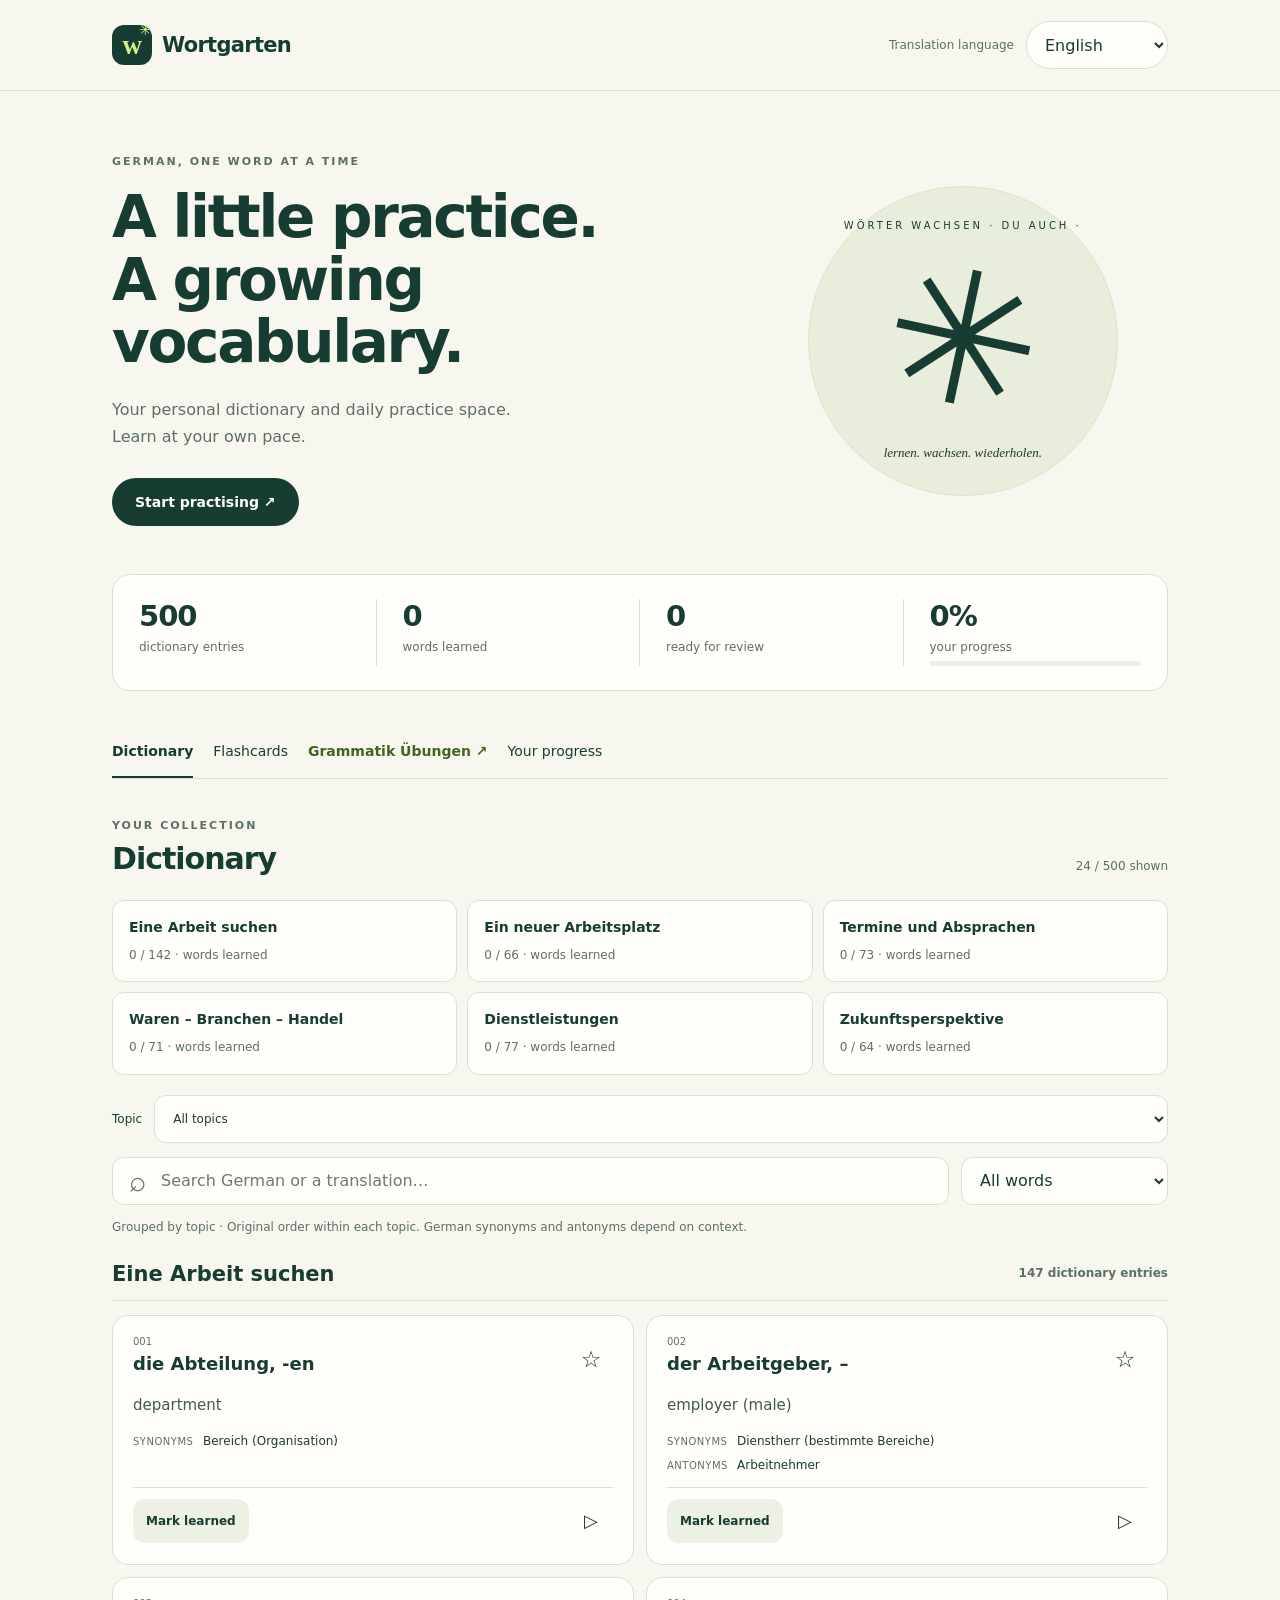
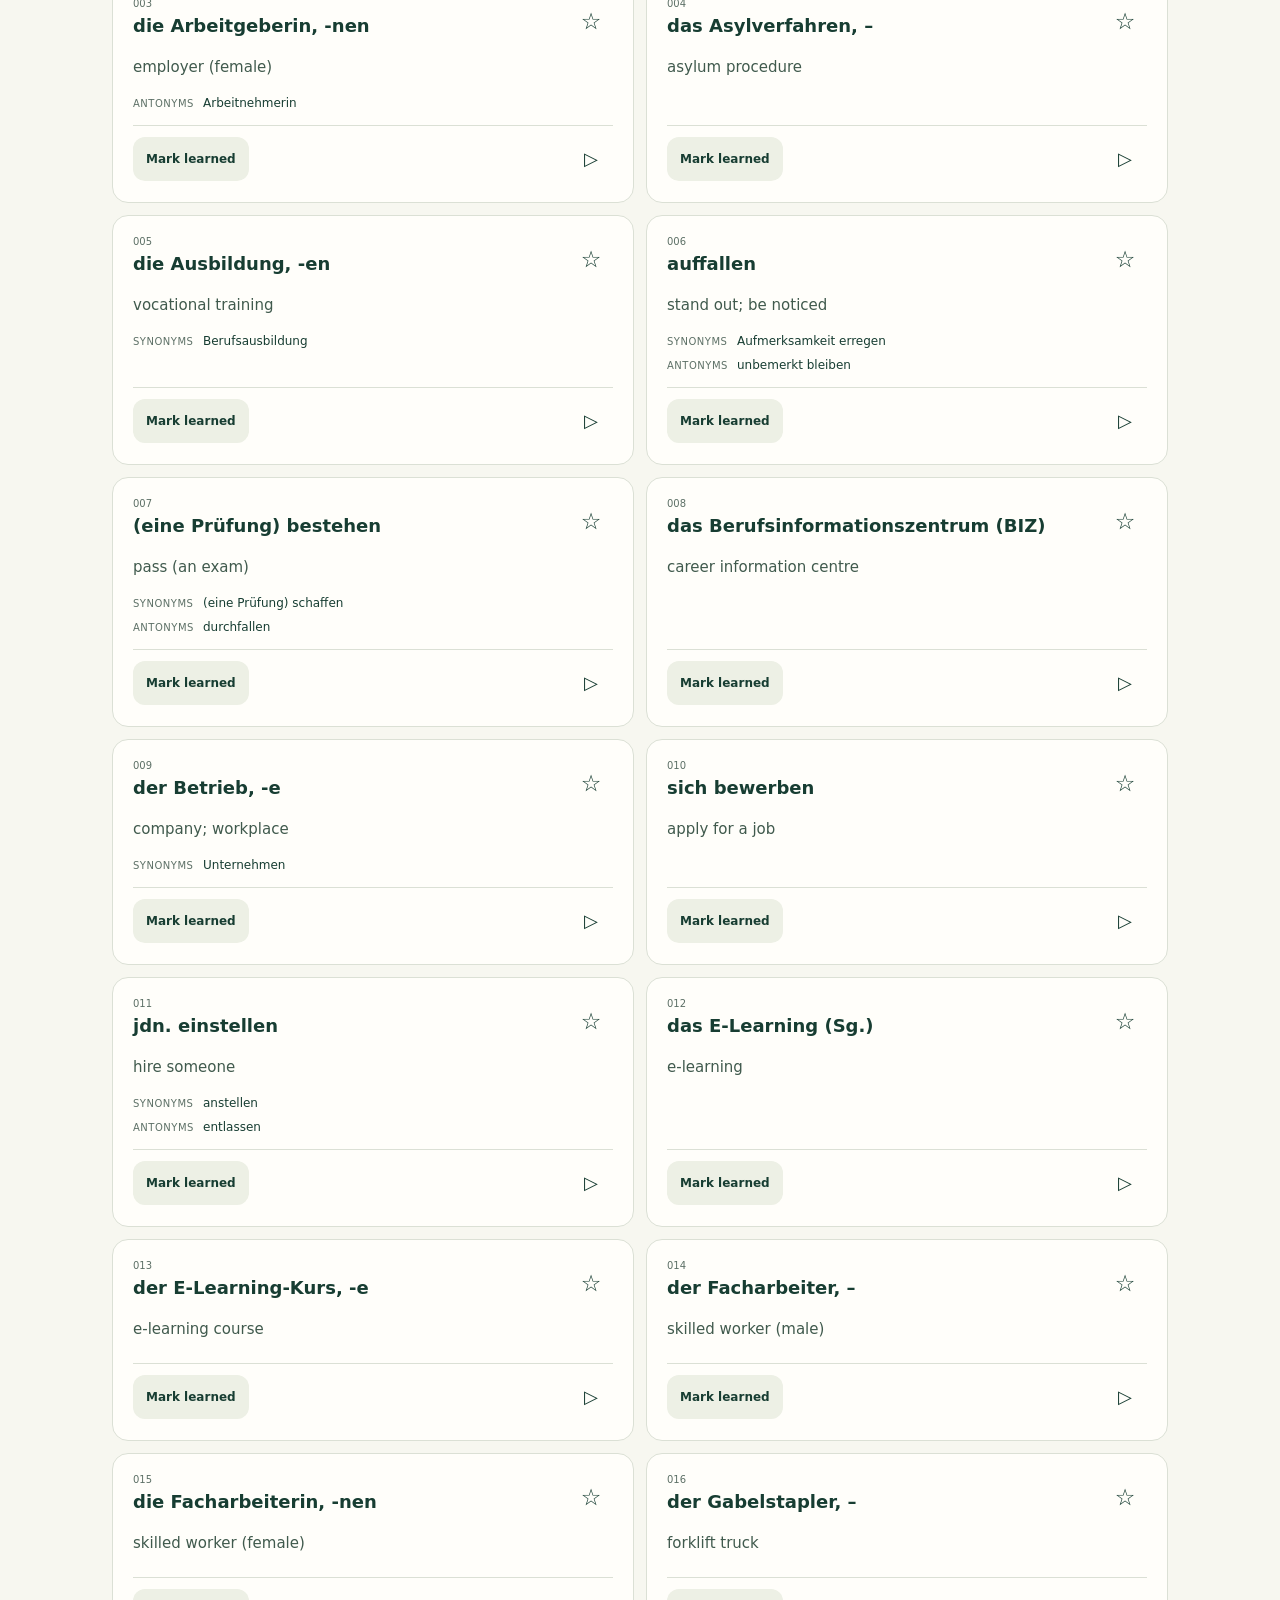
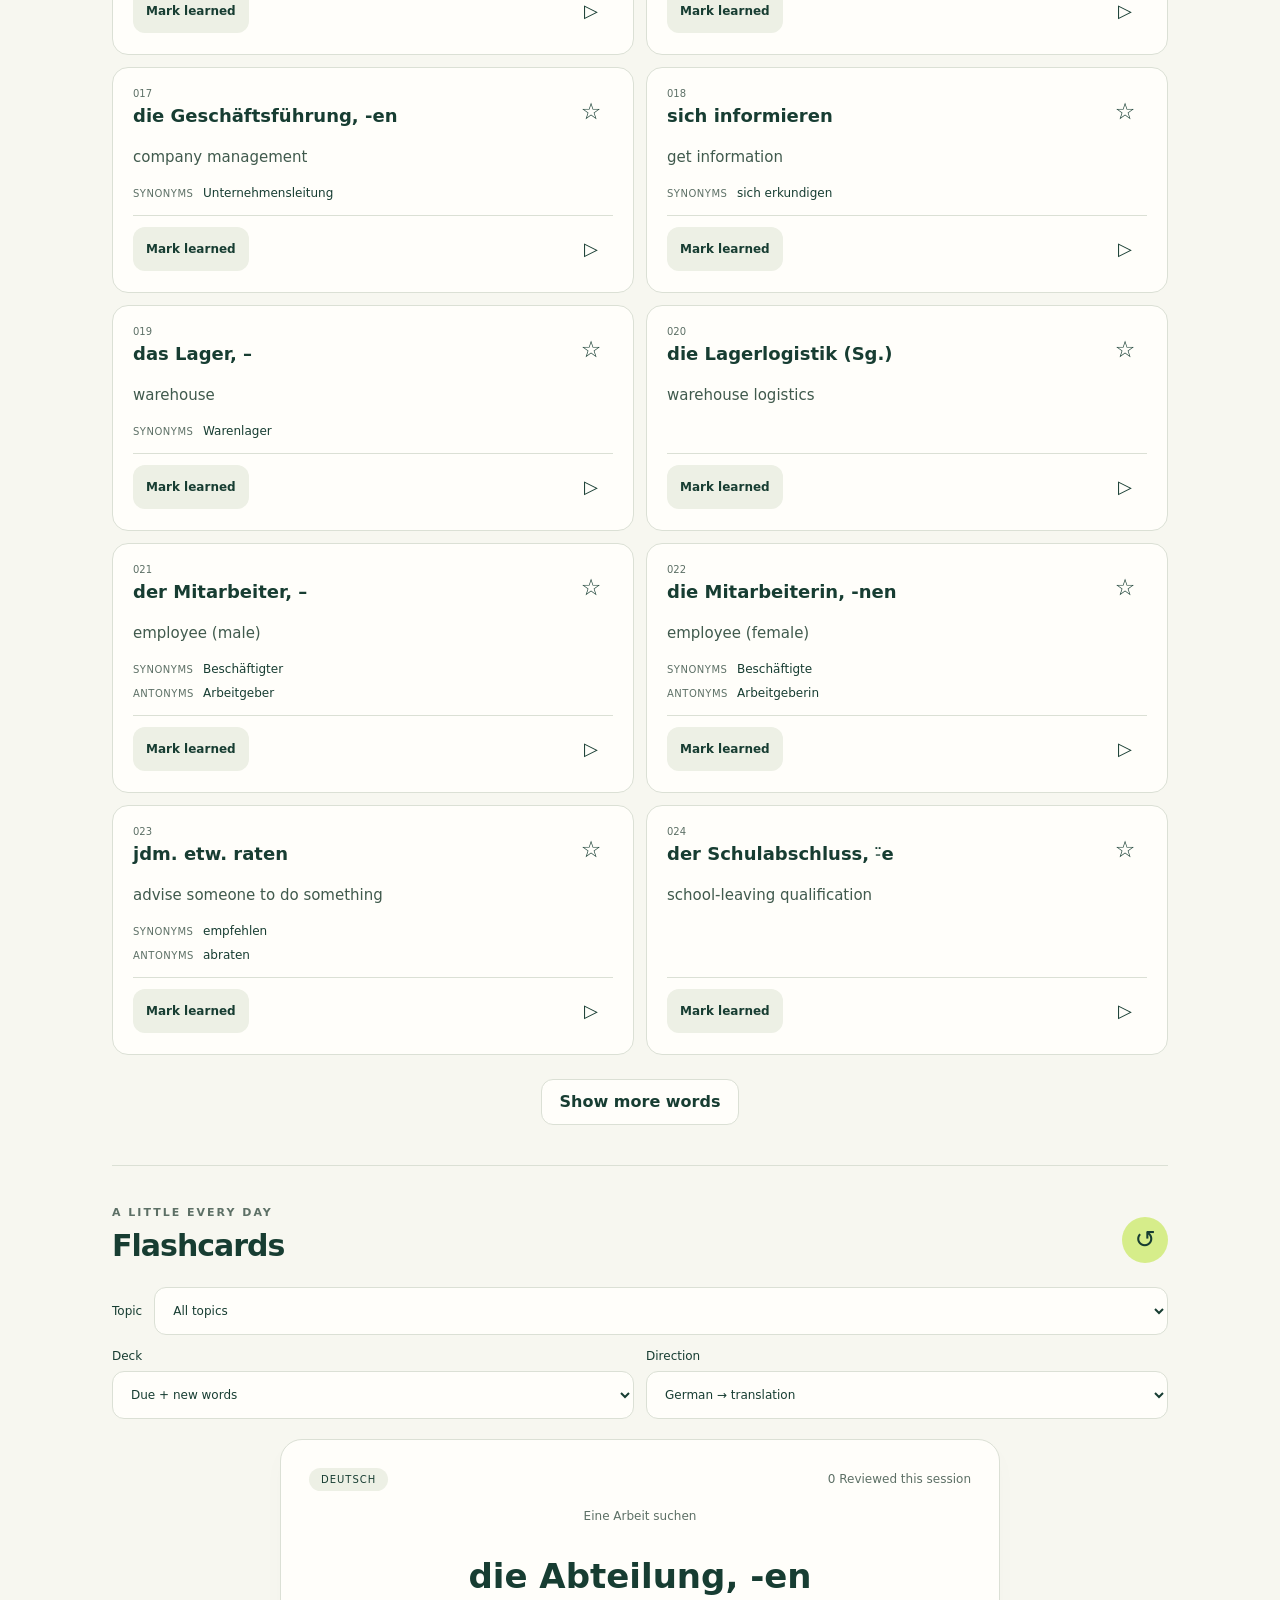
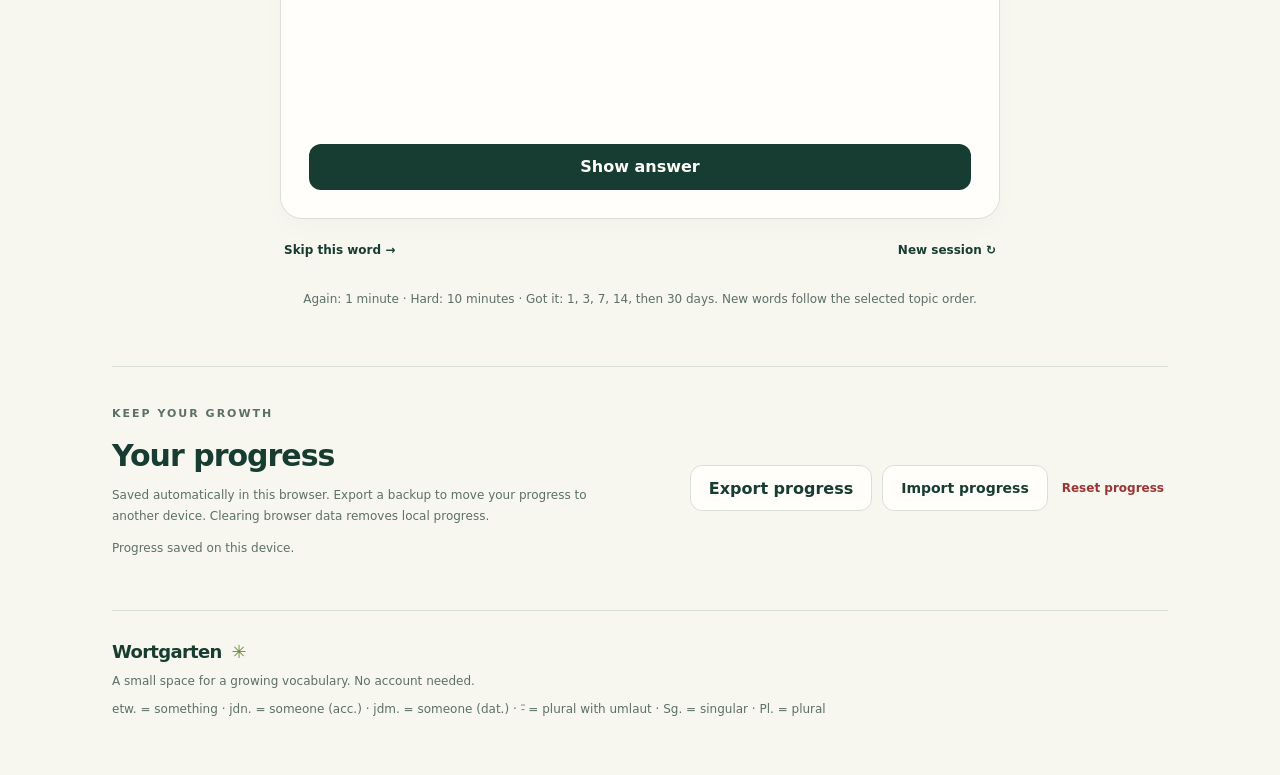
<file: source/index.html>
<!doctype html>
<html lang="en">
<head><meta charset="utf-8"><meta name="viewport" content="width=device-width,initial-scale=1"><meta name="theme-color" content="#173d32"><meta name="description" content="A multilingual German vocabulary notebook with saved progress and spaced repetition."><title>Wortgarten · German vocabulary</title><link rel="stylesheet" href="style.css"><script src="data.js" defer></script><script src="relations.js" defer></script><script src="app.js" defer></script></head>
<body>
<header><div class="top wrap"><a class="brand" href="#" aria-label="Wortgarten"><span class="logo" aria-hidden="true">w<span>✳</span></span>Wortgarten</a><label class="language"><span data-i="language">Translation language</span><select id="language"><option value="en">English</option><option value="uk">Українська</option><option value="tr">Türkçe</option><option value="ar">العربية</option><option value="ru">Русский</option><option value="fa">فارسی</option></select></label></div></header>
<main class="wrap">
<section class="hero"><div><p class="eyebrow" data-i="eyebrow">GERMAN, ONE WORD AT A TIME</p><h1 data-i="headline">A little practice.<br>A growing vocabulary.</h1><p class="intro" data-i="intro">Your personal dictionary and daily practice space. Learn at your own pace.</p><a class="primary link" href="#practice" data-i="practiceNow">Start practising ↗</a></div><div class="growth" aria-hidden="true"><span class="orbit">WÖRTER WACHSEN · DU AUCH · </span><div class="plant">✳</div><span class="plantTag">lernen. wachsen. wiederholen.</span></div></section>
<section class="stats" aria-label="Progress"><div><strong id="total">500</strong><span data-i="entries">dictionary entries</span></div><div><strong id="learned">0</strong><span data-i="learned">words learned</span></div><div><strong id="due">0</strong><span data-i="due">ready for review</span></div><div class="progressStat"><strong id="percent">0%</strong><span data-i="progress">your progress</span><progress id="progress" max="100" value="0" aria-label="Learning progress"></progress></div></section>
<nav class="tabs"><a href="#dictionary" data-i="dictionary">Dictionary</a><a href="#practice" data-i="cards">Flashcards</a><a href="grammar.html" target="_blank" rel="noopener" class="grammarLink" data-i="grammar">Grammatik Übungen ↗</a><a href="#settings" data-i="backup">Your progress</a></nav>
<section id="dictionary" class="section"><div class="sectionTitle"><div><p class="eyebrow" data-i="collection">YOUR COLLECTION</p><h2 data-i="dictionary">Dictionary</h2></div><span class="small" id="resultCount" aria-live="polite"></span></div>
<div id="topicNav" class="topicNav" aria-label="Topics"></div><label class="topicSelect"><span data-i="topic">Topic</span><select id="topic"><option value="all" data-i="allTopics">All topics</option></select></label><div class="tools"><label class="search"><span aria-hidden="true">⌕</span><input type="search" id="search" data-placeholder="search" placeholder="Search German or a translation…" autocomplete="off" aria-label="Search vocabulary"></label><label><span class="sr-only" data-i="filter">Filter</span><select id="filter"><option value="all" data-i="all">All words</option><option value="new" data-i="new">Not learned</option><option value="known" data-i="known">Learned</option><option value="star" data-i="starred">Starred</option><option value="verify" data-i="verifyFilter">Check transcription</option></select></label></div>
<p class="hint" data-i="dictHint">Original order · German synonyms and antonyms are shown where useful. Related words may depend on context.</p><div id="wordList" class="wordList"></div><p id="empty" class="empty" hidden data-i="noResults">No matching words. Try a different search.</p><div class="more"><button id="loadMore" class="secondary" data-i="loadMore">Show more words</button></div>
</section>
<section id="practice" class="section practice"><div class="sectionTitle"><div><p class="eyebrow" data-i="daily">A LITTLE EVERY DAY</p><h2 data-i="cards">Flashcards</h2></div><span class="roundIcon" aria-hidden="true">↺</span></div>
<label class="topicSelect"><span data-i="topic">Topic</span><select id="practiceTopic"><option value="all" data-i="allTopics">All topics</option></select></label><div class="practiceOptions"><label><span data-i="deck">Deck</span><select id="deck"><option value="due" data-i="dueDeck">Due + new words</option><option value="all" data-i="all">All words</option><option value="star" data-i="starred">Starred</option><option value="new" data-i="new">Not learned</option></select></label><label><span data-i="direction">Direction</span><select id="direction"><option value="de" data-i="deFirst">German → translation</option><option value="translation" data-i="translationFirst">Translation → German</option></select></label></div>
<div class="flashcard" id="flashcard"><div class="cardTop"><span class="pill" id="cardLabel">DEUTSCH</span><span class="small" id="cardCounter"></span></div><p id="practiceTopicLabel" class="small" lang="de" dir="ltr"></p><div class="cardContent"><h3 id="cardFront" lang="de"></h3><div id="cardAnswer" hidden><div class="divider"></div><p id="cardBack"></p><div id="cardRelated" class="relations"></div></div><p id="cardMessage" class="small" aria-live="polite"></p></div><button id="reveal" class="primary" data-i="reveal">Show answer</button><div id="ratings" class="ratings" hidden><button data-rating="again" data-i="again">Again</button><button data-rating="hard" data-i="hard">Hard</button><button data-rating="good" data-i="good">Got it</button></div></div>
<div class="practiceFooter"><button id="skip" class="textButton" data-i="skip">Skip this word →</button><button id="restart" class="textButton" data-i="restart">New session ↻</button></div><p class="hint" data-i="reviewHint">Again: 1 minute · Hard: 10 minutes · Got it: 1, 3, 7, 14, then 30 days. New words appear in their original order.</p></section>
<section id="settings" class="section settings"><div><p class="eyebrow" data-i="keep">KEEP YOUR GROWTH</p><h2 data-i="backup">Your progress</h2><p class="hint" data-i="savedHint">Saved automatically in this browser. Export a backup to move your progress to another device. Clearing browser data removes local progress.</p><p id="saveStatus" class="small" role="status"></p></div><div class="backupActions"><button id="export" class="secondary" data-i="export">Export progress</button><label class="secondary importLabel"><span data-i="import">Import progress</span><input id="import" type="file" accept="application/json,.json" class="sr-only"></label><button id="reset" class="textButton danger" data-i="reset">Reset progress</button></div></section>
<footer><span class="brand">Wortgarten <span aria-hidden="true">✳</span></span><p data-i="footer">A small space for a growing vocabulary. No account needed.</p><p class="small" data-i="notation">etw. = something · jdn. = someone (acc.) · jdm. = someone (dat.) · ⸚ = plural with umlaut · Sg. = singular · Pl. = plural</p></footer>
</main><div id="toast" role="status" hidden></div>
<dialog id="confirmDialog"><h2 data-i="reset">Reset progress</h2><p data-i="resetConfirm">Delete all learning progress and stars from this browser? Export a backup first if you want to keep them.</p><div class="dialogActions"><button id="cancelReset" class="secondary" data-i="cancel">Cancel</button><button id="confirmReset" class="primary" data-i="delete">Delete progress</button></div></dialog>
</body></html>
</file>
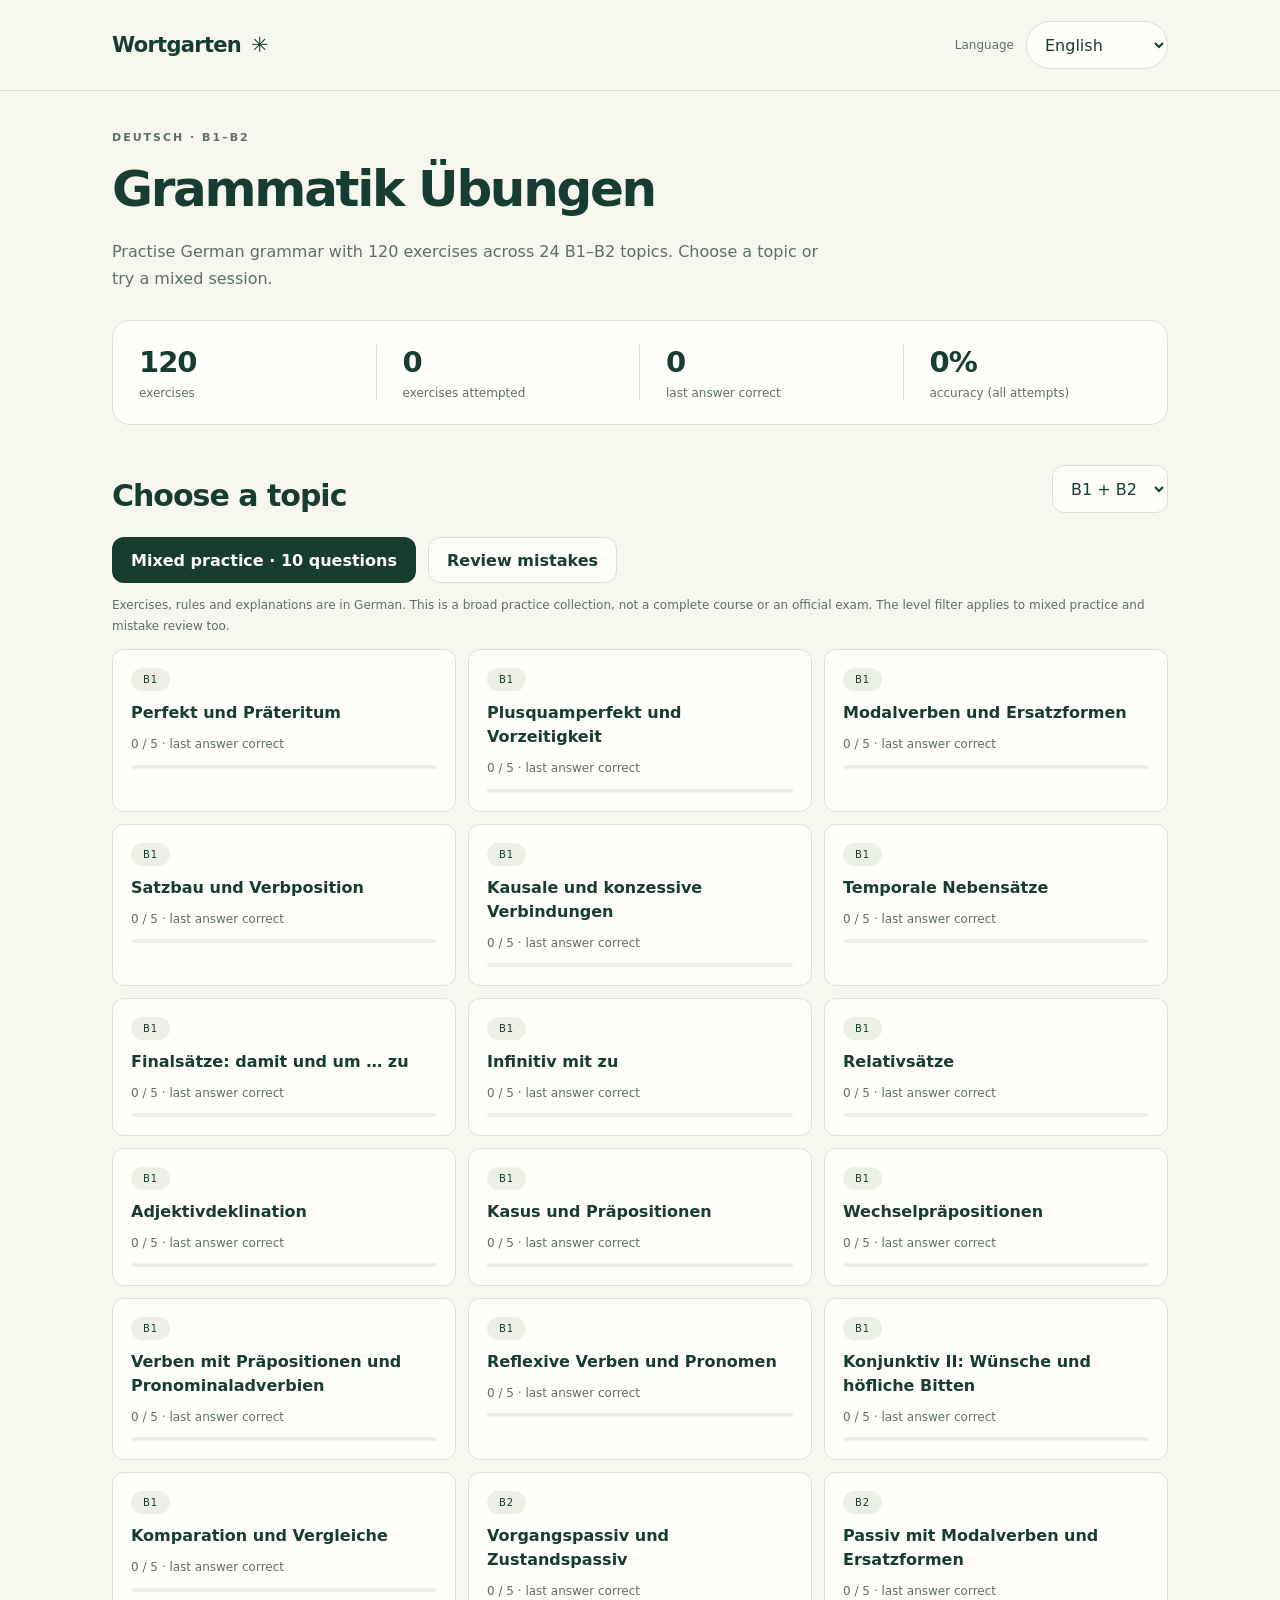
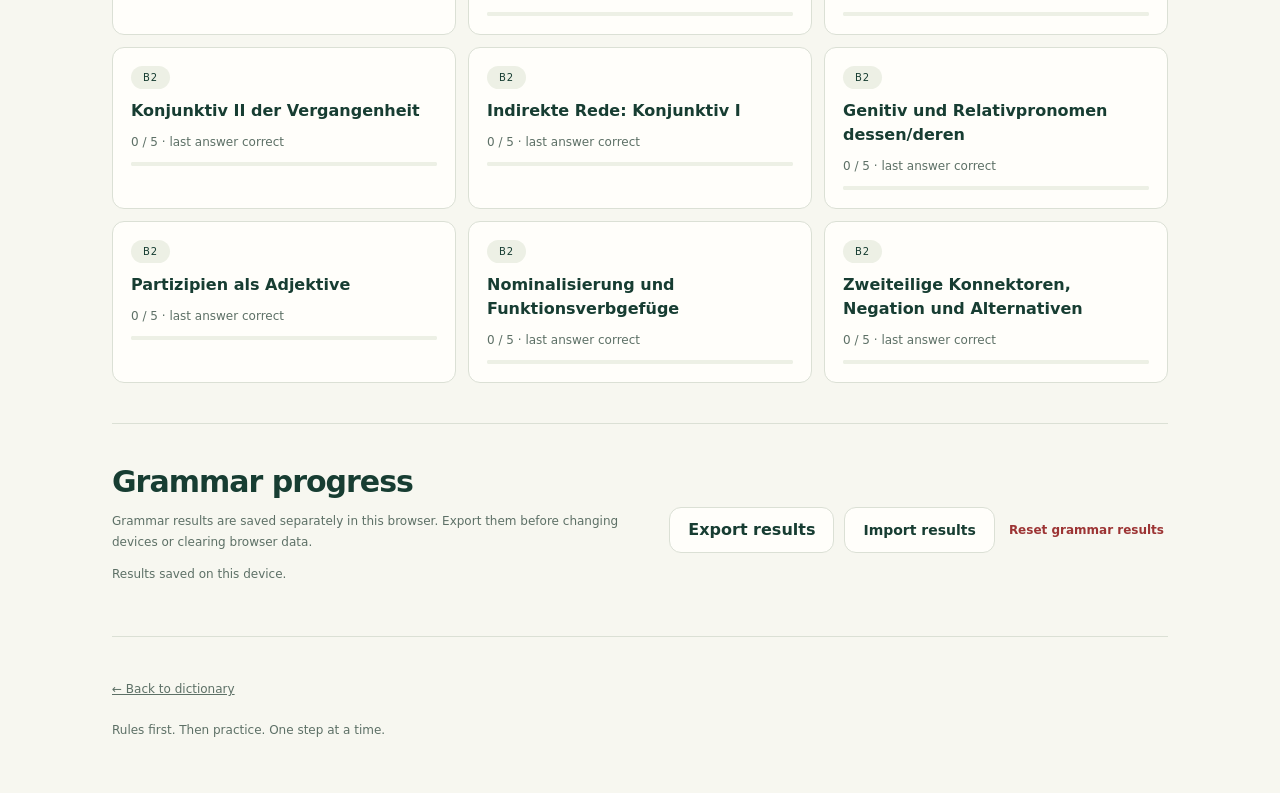
<file: grammar.html>
<!doctype html><html lang="en"><head><meta charset="utf-8"><meta name="viewport" content="width=device-width,initial-scale=1"><meta name="theme-color" content="#173d32"><title>Wortgarten · Grammatik Übungen</title><style>:root{--bg:#f7f7f0;--ink:#173d32;--muted:#5d7066;--line:#dbe0d5;--white:#fffefa;--lime:#d6ed8a;--soft:#edf0e5;--red:#9c3434;font-family:Inter,ui-sans-serif,system-ui,-apple-system,BlinkMacSystemFont,"Segoe UI",sans-serif;color:var(--ink);background:var(--bg);font-synthesis:none;scroll-behavior:smooth;scroll-padding-top:100px}*{box-sizing:border-box}body{margin:0}button,input,select{font:inherit}button,select,.importLabel{cursor:pointer}button,a,select,input{touch-action:manipulation}button{color:inherit}a{color:inherit}button,input,select{border-radius:12px}button{min-height:46px;border:1px solid transparent;padding:12px 18px;font-weight:600}button:disabled{opacity:.5;cursor:default}button:hover:not(:disabled),.importLabel:hover{filter:brightness(.96)}:focus-visible{outline:3px solid #588527;outline-offset:4px}select,input{background:var(--white);color:var(--ink);border:1px solid var(--line);min-height:48px;padding:10px 14px;max-width:100%}.wrap{max-width:1120px;margin:auto;padding:0 32px}header{border-bottom:1px solid var(--line);background:var(--bg);position:sticky;top:0;z-index:5}.top{display:flex;justify-content:space-between;align-items:center;min-height:90px;gap:20px}.brand{display:flex;align-items:center;gap:10px;font-size:21px;font-weight:750;text-decoration:none;letter-spacing:-.7px}.logo{background:var(--ink);color:var(--lime);width:40px;height:40px;display:grid;place-items:center;border-radius:12px;font-family:Georgia,serif;font-size:27px;position:relative}.logo span{position:absolute;font-size:15px;right:1px;top:-4px}.language{display:flex;align-items:center;gap:12px}.language>span{font-size:12px;color:var(--muted)}.language select{border-radius:30px;min-width:130px}.hero{display:grid;grid-template-columns:1.5fr 1fr;gap:30px;padding:64px 0 48px;align-items:center}.eyebrow{font-size:11px;letter-spacing:2px;font-weight:750;margin:0 0 18px;color:var(--muted)}h1{font-size:clamp(36px,5vw,58px);letter-spacing:-2.3px;line-height:1.08;margin:0;font-weight:600}h2{font-size:30px;letter-spacing:-1px;font-weight:600;margin:0}h3{margin:0}.intro{font-size:16px;line-height:1.7;max-width:430px;color:var(--muted);margin:22px 0 28px}.primary{background:var(--ink);color:var(--white)}.link{display:inline-flex;align-items:center;min-height:48px;text-decoration:none;padding:12px 23px;border-radius:30px;font-weight:600;font-size:14px}.growth{aspect-ratio:1;max-width:310px;width:100%;position:relative;display:grid;place-items:center;border-radius:50%;background:#e9eddc;justify-self:center;border:1px solid #dce3cc}.plant{font-size:185px;line-height:1;color:var(--ink);transform:rotate(12deg)}.orbit{position:absolute;top:33px;font-size:10px;letter-spacing:3px}.plantTag{position:absolute;bottom:34px;font-family:Georgia,serif;font-size:13px;font-style:italic}.stats{display:grid;grid-template-columns:repeat(4,1fr);border:1px solid var(--line);background:var(--white);border-radius:18px;padding:24px 0}.stats>div{padding:0 26px;display:flex;flex-direction:column;gap:7px;border-inline-end:1px solid var(--line)}.stats>div:last-child{border:0}.stats strong{font-size:29px;font-weight:550;letter-spacing:-1px}.stats span{font-size:12px;color:var(--muted)}progress{width:100%;height:5px;border:0;border-radius:8px;background:var(--soft);accent-color:var(--ink)}progress::-webkit-progress-bar{background:var(--soft);border-radius:8px}progress::-webkit-progress-value{background:var(--ink);border-radius:8px}.tabs{display:flex;gap:30px;border-bottom:1px solid var(--line);margin-top:35px}.tabs a{padding:17px 0;text-decoration:none;font-size:14px}.tabs a:first-child{border-bottom:2px solid var(--ink);font-weight:650}.section{padding:40px 0;scroll-margin-top:10px}.sectionTitle{display:flex;justify-content:space-between;align-items:end;margin-bottom:24px;gap:12px}.sectionTitle .eyebrow{margin-bottom:9px}.small{font-size:12px;color:var(--muted);line-height:1.6}.tools{display:flex;gap:12px}.search{flex:1;position:relative}.search>span{position:absolute;inset-inline-start:17px;top:7px;font-size:29px;color:var(--muted)}.search input{width:100%;padding-inline-start:48px}.hint{font-size:12px;color:var(--muted);line-height:1.75}.wordList{display:grid;grid-template-columns:1fr 1fr;gap:12px;margin-top:24px}.word{background:var(--white);border:1px solid var(--line);border-radius:16px;padding:20px;display:flex;flex-direction:column;gap:11px;min-width:0}.word.known{border-color:#b9cba7;background:#f4f8ec}.wordHeading{display:flex;gap:8px;justify-content:space-between;align-items:start}.word h4{font-size:18px;font-weight:600;line-height:1.5;overflow-wrap:anywhere}.wordNo{font-size:10px;color:var(--muted);font-variant-numeric:tabular-nums;display:block;margin-bottom:3px}.iconButton{padding:0;width:44px;min-width:44px;height:44px;background:transparent;border-radius:50%;font-size:23px}.starred{color:#8c6500;background:#fff4cf}.translation{margin:0;color:#405a4d;font-size:15px;line-height:1.6;min-height:24px}.relations{font-size:12px;line-height:1.75;color:var(--muted)}.relationLine{display:flex;gap:8px;align-items:baseline;margin-top:3px}.relationLine b{font-weight:500;color:var(--ink)}.relationLabel{min-width:62px;font-size:10px;text-transform:uppercase;letter-spacing:.5px}.wordFoot{display:flex;justify-content:space-between;align-items:center;border-top:1px solid var(--line);padding-top:10px;margin-top:auto;gap:8px}.learnButton{padding:7px 12px;min-height:44px;background:var(--soft);font-size:12px}.learnButton[aria-pressed=true]{background:var(--ink);color:white}.wordActions{display:flex;align-items:center;gap:0}.sound{font-size:18px}.verify{font-size:11px;padding:9px;border-radius:8px;background:#fff4d4;color:#745018;line-height:1.6}.more{text-align:center;padding-top:24px}.secondary{border:1px solid var(--line);background:var(--white)}.empty{padding:48px;text-align:center;color:var(--muted)}.practice{border-top:1px solid var(--line)}.roundIcon{width:46px;height:46px;border-radius:50%;background:var(--lime);display:grid;place-items:center;font-size:25px}.practiceOptions{display:flex;gap:12px;margin-bottom:20px}.practiceOptions label{flex:1;display:flex;flex-direction:column;gap:8px;font-size:12px}.flashcard{background:var(--white);border:1px solid var(--line);border-radius:22px;min-height:380px;padding:28px;display:flex;flex-direction:column;max-width:720px;margin:auto;box-shadow:0 10px 25px #173d3205}.cardTop{display:flex;justify-content:space-between;align-items:center}.pill{background:var(--soft);padding:6px 12px;border-radius:20px;font-size:10px;letter-spacing:1px}.cardContent{text-align:center;flex:1;padding:48px 0 30px}.cardContent h3{font-size:clamp(24px,4vw,34px);font-weight:550;overflow-wrap:anywhere}.cardContent p{font-size:21px}.cardContent .small{font-size:12px}.cardContent .relations{display:inline-block;text-align:start}.divider{height:1px;background:var(--line);width:50px;margin:24px auto}.ratings{display:grid;grid-template-columns:repeat(3,1fr);gap:10px}.ratings button:first-child{background:#f8e6df;color:#833f30}.ratings button:nth-child(2){background:#f6edcc;color:#70581b}.ratings button:last-child{background:var(--lime);color:var(--ink)}[hidden]{display:none!important}.practiceFooter{display:flex;justify-content:space-between;max-width:720px;margin:8px auto}.textButton{background:transparent;padding:10px 3px;font-size:12px}.practice>.hint{text-align:center;max-width:720px;margin:16px auto}.settings{border-top:1px solid var(--line);display:grid;grid-template-columns:1fr 1fr;align-items:center;gap:40px}.backupActions{display:flex;flex-wrap:wrap;gap:10px;justify-content:flex-end}.importLabel{display:inline-flex;align-items:center;padding:12px 18px;min-height:46px;border-radius:12px;font-size:14px;font-weight:600}.importLabel:focus-within{outline:3px solid #588527;outline-offset:4px}.danger{color:var(--red)}footer{border-top:1px solid var(--line);padding:30px 0 44px;color:var(--muted);font-size:12px}footer .brand{font-size:18px;color:var(--ink)}footer .brand span{color:#6c8b37}#toast{position:fixed;bottom:24px;left:50%;transform:translateX(-50%);max-width:90%;background:var(--ink);color:white;padding:14px 22px;border-radius:12px;z-index:20;font-size:14px;box-shadow:0 5px 30px #0002}dialog{max-width:440px;border:1px solid var(--line);border-radius:18px;background:var(--bg);color:var(--ink);padding:28px;margin:auto}dialog::backdrop{background:#173d3280}dialog p{line-height:1.6}.dialogActions{display:flex;gap:10px;justify-content:end}.sr-only{position:absolute;width:1px;height:1px;padding:0;margin:-1px;overflow:hidden;clip:rect(0,0,0,0);white-space:nowrap;border:0}html[dir=rtl] .hero,html[dir=rtl] .section{text-align:right}html[dir=rtl] .brand{direction:ltr}html[dir=rtl] .cardContent{text-align:center}@media(min-width:1400px){.hero{padding-top:80px;padding-bottom:64px}}@media(max-width:650px){.wrap{padding:0 20px}.top{min-height:76px;gap:10px}.brand{font-size:18px}.logo{width:33px;height:33px;font-size:24px}.language>span{display:none}.language select{min-width:108px;font-size:13px;min-height:44px;padding:8px 12px}.hero{padding:35px 0 30px;grid-template-columns:1fr;gap:20px}.hero .growth{display:none}h1{font-size:39px;letter-spacing:-1.6px}.eyebrow{font-size:9px;letter-spacing:1.5px}.intro{font-size:14px;margin:18px 0 21px}.stats{grid-template-columns:1fr 1fr;padding:6px 0;border-radius:15px}.stats>div{padding:15px 20px}.stats>div:nth-child(2){border:0}.stats>div:nth-child(-n+2){border-bottom:1px solid var(--line)}.stats strong{font-size:26px}.stats span{font-size:11px}.tabs{margin-top:18px;gap:24px;justify-content:space-between}.tabs a{font-size:12px}.section{padding:30px 0}.sectionTitle{margin-bottom:20px}h2{font-size:27px}.wordList{grid-template-columns:1fr;margin-top:18px}.tools{flex-direction:column;gap:8px}.tools>label>select{width:100%}.tools select{font-size:13px}.word{padding:17px}.word h4{font-size:18px}.practiceOptions{gap:10px}.practiceOptions select{font-size:12px;padding:10px 8px;width:100%}.flashcard{padding:21px;min-height:360px}.cardContent{padding-top:42px}.ratings{gap:7px}.ratings button{padding:12px 6px;font-size:13px}.settings{grid-template-columns:1fr;gap:16px}.backupActions{justify-content:flex-start}.backupActions .secondary{flex:1;text-align:center;justify-content:center;font-size:12px;white-space:nowrap}.settings .eyebrow{margin-bottom:9px}.small{font-size:11px}.sectionTitle>.small{text-align:end}.dialogActions button{padding:12px}footer{padding-bottom:28px}}@media(prefers-reduced-motion:reduce){:root{scroll-behavior:auto}}

.tabs{flex-wrap:wrap;column-gap:20px;row-gap:0}.tabs .grammarLink{color:#41651d;font-weight:650}html[dir=rtl] .hero,html[dir=rtl] .section{text-align:start}@media(max-width:650px){.tabs a{font-size:11px;padding:14px 0}.tabs{column-gap:14px;justify-content:flex-start}}

.topicNav{display:grid;grid-template-columns:repeat(3,minmax(0,1fr));gap:10px;margin-bottom:20px}.topicTile{text-align:start;background:var(--white);border:1px solid var(--line);display:flex;flex-direction:column;gap:8px;padding:16px;font-weight:500}.topicTile[aria-pressed=true]{background:var(--soft);border-color:var(--ink)}.topicTile .topicName{font-size:14px;line-height:1.5;font-weight:650}.topicSelect{display:flex;align-items:center;gap:12px;margin-bottom:14px;font-size:12px}.topicSelect select{flex:1;min-width:0}.topicHeading{grid-column:1/-1;display:flex;justify-content:space-between;align-items:center;flex-wrap:wrap;gap:8px;font-size:21px;margin:18px 0 2px;padding-bottom:14px;border-bottom:1px solid var(--line);font-weight:600}.word h4{margin:0}.topicHeading:first-child{margin-top:0}#practiceTopicLabel{text-align:center;margin:16px 0 0;line-height:1.6}.practice .cardContent{padding-top:30px}@media(max-width:650px){.topicNav{grid-template-columns:repeat(2,minmax(0,1fr))}.topicTile{padding:12px}.topicTile .topicName{font-size:12px}.topicTile .small{font-size:10px}.topicSelect{flex-direction:column;align-items:stretch;gap:7px}.topicSelect select{width:100%;font-size:13px}.topicHeading{font-size:19px}.topicHeading .small{font-size:11px}}
</style><style>.grammarMain{padding-top:40px}.grammarMain h1{font-size:clamp(30px,5vw,50px)}.grammarMain>.intro{max-width:720px}.topicGrid{display:grid;grid-template-columns:repeat(3,1fr);gap:12px}.topicButton{text-align:start;background:var(--white);border:1px solid var(--line);padding:18px;display:flex;flex-direction:column;gap:10px;font-weight:500}.topicButton .topicName{font-size:16px;font-weight:650;line-height:1.5}.topicButton .pill{align-self:flex-start}.topicButton progress{height:4px}.grammarActions{display:flex;gap:12px;flex-wrap:wrap}.exerciseBox{max-width:760px;margin:auto;background:var(--white);border:1px solid var(--line);border-radius:20px;padding:28px}.exerciseBox h3{font-size:24px;line-height:1.6;margin:20px 0 28px}.exerciseBox details{background:var(--soft);padding:12px 16px;border-radius:12px;margin-top:20px;font-size:13px;line-height:1.7}.exerciseBox summary{cursor:pointer;min-height:30px;display:list-item;padding:5px}.answerOptions{display:grid;gap:10px;margin-bottom:20px}.answerOption{display:flex;align-items:center;gap:12px;border:1px solid var(--line);border-radius:12px;padding:10px 16px;min-height:54px;cursor:pointer;direction:ltr}.answerOption:has(input:checked){background:var(--soft);border-color:var(--ink)}.answerOption input{min-height:24px;width:22px;height:22px;accent-color:var(--ink);flex-shrink:0}.answerOption span{overflow-wrap:anywhere}.answerOption:has(input:focus-visible){outline:3px solid #588527}#inputLabel{display:flex;flex-direction:column;gap:8px;margin:18px 0;font-size:13px}#typedAnswer{font-size:18px;width:100%}#feedback{padding:18px;border-radius:12px;margin:20px 0;line-height:1.8}#feedback.correct{background:#eaf3db}#feedback.incorrect{background:#fbebe5}#feedback p{margin:8px 0;font-size:14px}#feedback .answerText{font-size:18px;font-weight:650}#nextQuestion{width:100%}.exerciseBox form>.primary{width:100%}#gPrompt:focus{outline:none}.grammarBack{display:inline-flex;align-items:center;min-height:44px}.topicButton:hover{border-color:#8ea47f}@media(max-width:800px){.topicGrid{grid-template-columns:1fr 1fr}}@media(max-width:500px){.grammarMain{padding-top:28px}.topicGrid{grid-template-columns:1fr}.topicButton{display:grid;grid-template-columns:44px 1fr;align-items:center;gap:8px 14px}.topicButton .small,.topicButton progress{grid-column:2}.topicButton .topicName{font-size:15px}.exerciseBox{padding:20px}.exerciseBox h3{font-size:21px}.grammarActions button{flex:1;font-size:12px}.grammarMain .sectionTitle h2{font-size:24px}}
</style></head><body>
<header><div class="wrap top"><a class="brand" href="index.html">Wortgarten <span aria-hidden="true">✳</span></a><label class="language"><span data-i="language">Language</span><select id="gLanguage"><option value="en">English</option><option value="uk">Українська</option><option value="tr">Türkçe</option><option value="ar">العربية</option><option value="ru">Русский</option><option value="fa">فارسی</option></select></label></div></header>
<main class="wrap grammarMain"><p class="eyebrow">DEUTSCH · B1–B2</p><h1>Grammatik Übungen</h1><p class="intro" data-i="intro"></p>
<section class="stats"><div><strong id="gTotal">120</strong><span data-i="exercises"></span></div><div><strong id="gAttempted">0</strong><span data-i="attempted"></span></div><div><strong id="gCorrect">0</strong><span data-i="correctLast"></span></div><div><strong id="gAccuracy">0%</strong><span data-i="accuracy"></span></div></section>
<section class="section"><div class="sectionTitle"><h2 data-i="topics"></h2><label><span class="sr-only" data-i="level"></span><select id="gLevel"><option value="all">B1 + B2</option><option>B1</option><option>B2</option></select></label></div><div class="grammarActions"><button class="primary" id="mixed" data-i="mixed"></button><button class="secondary" id="errors" data-i="errors"></button></div><p class="hint" data-i="scope"></p><div id="topicList" class="topicGrid"></div></section>
<section id="exercise" class="section" hidden><div class="sectionTitle"><h2 id="exerciseTitle" lang="de" dir="ltr"></h2><span id="exerciseCount" class="small"></span></div><div class="exerciseBox"><div class="cardTop"><span id="exerciseLevel" class="pill"></span><span id="sessionScore" class="small"></span></div><details id="ruleBox"><summary data-i="rule"></summary><p id="gRule" lang="de" dir="ltr"></p></details><p id="questionHint" class="small"></p><h3 id="gPrompt" lang="de" dir="ltr" tabindex="-1"></h3><form id="answerForm"><div id="answers" class="answerOptions" role="group"></div><label id="inputLabel"><span data-i="answer"></span><input id="typedAnswer" type="text" lang="de" dir="ltr" autocomplete="off" autocapitalize="off" spellcheck="false"></label><button class="primary" type="submit" id="checkAnswer" data-i="check"></button></form><div id="feedback" role="status" hidden></div><button id="nextQuestion" class="primary" data-i="next" hidden></button></div></section>
<section class="section" id="sessionEnd" hidden><div class="exerciseBox"><h2 data-i="finished"></h2><p id="endScore"></p><p class="hint" data-i="scoreHint"></p><button id="repeatSession" class="secondary" data-i="repeat"></button></div></section>
<section class="section settings"><div><h2 data-i="backup"></h2><p class="hint" data-i="saveHint"></p><p id="gSaveStatus" role="status" class="small"></p></div><div class="backupActions"><button id="gExport" class="secondary" data-i="export"></button><label class="secondary importLabel"><span data-i="import"></span><input type="file" id="gImport" accept=".json,application/json" class="sr-only"></label><button id="gReset" class="textButton danger" data-i="reset"></button></div></section>
<footer><a href="index.html" class="grammarBack" data-i="back"></a><p data-i="footer"></p></footer></main><div id="toast" role="status" hidden></div><dialog id="gResetDialog"><h2 data-i="reset"></h2><p data-i="resetQuestion"></p><div class="dialogActions"><button id="gCancel" class="secondary" data-i="cancel"></button><button id="gDelete" class="primary" data-i="delete"></button></div></dialog><script>window.GRAMMAR = [{"id": "g1", "level": "B1", "title": "Perfekt und Präteritum", "rule": "Im Perfekt stehen haben/sein und Partizip II. Bewegung und Zustandswechsel bilden das Perfekt oft mit sein. Im Präteritum ändern sich die Verbformen.", "questions": [{"id": "g1q1", "prompt": "Gestern ___ ich die Rechnung bezahlt.", "answer": "habe", "accepted": ["habe"], "options": ["habe", "bin", "werde"], "why": "Bezahlt ist das Partizip II von bezahlen; das Hilfsverb ist haben."}, {"id": "g1q2", "prompt": "Wir ___ letzte Woche nach Berlin gefahren.", "answer": "sind", "accepted": ["sind"], "options": ["sind", "haben", "werden"], "why": "Fahren mit Ortswechsel bildet das Perfekt mit sein."}, {"id": "g1q3", "prompt": "Als Kind ___ sie jeden Tag im Garten.", "answer": "spielte", "accepted": ["spielte"], "options": ["spielte", "gespielt", "spiele"], "why": "Spielte ist das Präteritum von spielen."}, {"id": "g1q4", "prompt": "Früher ___ er in einem kleinen Betrieb.", "answer": "arbeitete", "accepted": ["arbeitete"], "options": ["arbeitete", "gearbeitet", "arbeiten"], "why": "Bei arbeiten steht im Präteritum -ete."}, {"id": "g1q5", "prompt": "Sie ist gestern spät nach Hause ___. (kommen)", "answer": "gekommen", "accepted": ["gekommen"], "options": [], "why": "Das Partizip II von kommen ist gekommen; es steht hier mit sein."}]}, {"id": "g2", "level": "B1", "title": "Plusquamperfekt und Vorzeitigkeit", "rule": "Das Plusquamperfekt (hatte/war + Partizip II) bezeichnet ein Ereignis vor einem anderen vergangenen Ereignis.", "questions": [{"id": "g2q1", "prompt": "Nachdem ich den Vertrag ___, begann ich zu arbeiten.", "answer": "unterschrieben hatte", "accepted": ["unterschrieben hatte"], "options": ["unterschrieben hatte", "unterschrieben habe", "unterschreiben werde"], "why": "Die Unterschrift geschah vor dem Arbeitsbeginn: Plusquamperfekt im nachdem-Satz."}, {"id": "g2q2", "prompt": "Als wir ankamen, ___ der Zug schon abgefahren.", "answer": "war", "accepted": ["war"], "options": ["war", "hatte", "ist"], "why": "Abfahren bildet das Plusquamperfekt mit war."}, {"id": "g2q3", "prompt": "Sie konnte zahlen, weil sie vorher Geld ___ hatte.", "answer": "abgehoben", "accepted": ["abgehoben"], "options": ["abgehoben", "abheben", "abhob"], "why": "Hatte braucht das Partizip II abgehoben."}, {"id": "g2q4", "prompt": "Nachdem er gegessen hatte, ___ er ins Büro.", "answer": "ging", "accepted": ["ging"], "options": ["ging", "gegangen", "gehen"], "why": "Das spätere Ereignis steht hier im Präteritum: ging."}, {"id": "g2q5", "prompt": "Bevor ich anrief, hatte ich die E-Mail schon ___. (lesen)", "answer": "gelesen", "accepted": ["gelesen"], "options": [], "why": "Das Plusquamperfekt von lesen lautet hatte gelesen."}]}, {"id": "g3", "level": "B1", "title": "Modalverben und Ersatzformen", "rule": "Modalverben verbinden sich mit einem Infinitiv ohne zu. Müssen bezeichnet Notwendigkeit; dürfen Erlaubnis; sollen oft einen Auftrag.", "questions": [{"id": "g3q1", "prompt": "Sie ___ heute zum Arzt gehen; sie hat hohes Fieber.", "answer": "muss", "accepted": ["muss"], "options": ["muss", "darf", "mag"], "why": "Muss drückt hier die medizinische Notwendigkeit aus."}, {"id": "g3q2", "prompt": "Hier ist Rauchen verboten. Sie ___ hier nicht rauchen.", "answer": "dürfen", "accepted": ["dürfen"], "options": ["dürfen", "müssen", "sollen"], "why": "Nicht dürfen bedeutet Verbot; nicht müssen bedeutet keine Notwendigkeit."}, {"id": "g3q3", "prompt": "Du ___ den Bericht nicht heute abgeben; morgen reicht auch.", "answer": "musst", "accepted": ["musst"], "options": ["musst", "darfst", "kannst"], "why": "Nicht müssen: Es ist heute nicht notwendig."}, {"id": "g3q4", "prompt": "Der Chef sagt: Ich ___ die Kundin zurückrufen.", "answer": "soll", "accepted": ["soll"], "options": ["soll", "darf", "mag"], "why": "Sollen gibt hier den Auftrag einer anderen Person wieder."}, {"id": "g3q5", "prompt": "Ich bin in der Lage, die Maschine zu bedienen. Ich ___ die Maschine bedienen.", "answer": "kann", "accepted": ["kann"], "options": [], "why": "In der Lage sein entspricht hier können."}]}, {"id": "g4", "level": "B1", "title": "Satzbau und Verbposition", "rule": "Im Hauptsatz steht das finite Verb an Position 2; im Nebensatz mit weil/dass/wenn steht es am Ende. Nach einem vorangestellten Nebensatz folgt das Hauptsatzverb.", "questions": [{"id": "g4q1", "prompt": "Morgen ___ ich den Kunden an.", "answer": "rufe", "accepted": ["rufe"], "options": ["rufe", "ich rufe", "anrufe"], "why": "Morgen besetzt Position 1; rufe steht an Position 2."}, {"id": "g4q2", "prompt": "Ich bleibe zu Hause, weil ich krank ___.", "answer": "bin", "accepted": ["bin"], "options": ["bin", "sein", "bist"], "why": "Im weil-Satz steht das finite Verb am Ende."}, {"id": "g4q3", "prompt": "Wenn die Sitzung endet, ___ wir nach Hause.", "answer": "gehen", "accepted": ["gehen"], "options": ["gehen", "wir gehen", "zu gehen"], "why": "Der Nebensatz besetzt das Vorfeld; der Hauptsatz beginnt dann mit gehen."}, {"id": "g4q4", "prompt": "Ich weiß, dass er morgen ___ wird.", "answer": "kommen", "accepted": ["kommen"], "options": ["kommen", "kommt", "gekommen"], "why": "Im Futur-Nebensatz steht kommen vor dem finiten Hilfsverb wird."}, {"id": "g4q5", "prompt": "Ergänze das letzte Wort: Ich denke, dass die Kollegin heute ___. (arbeiten, Präsens)", "answer": "arbeitet", "accepted": ["arbeitet"], "options": [], "why": "Das finite Verb arbeitet steht am Ende des dass-Satzes."}]}, {"id": "g5", "level": "B1", "title": "Kausale und konzessive Verbindungen", "rule": "Weil/da nennen einen Grund; obwohl nennt einen Gegengrund. Deshalb und trotzdem sind Adverbien mit Verb an Position 2.", "questions": [{"id": "g5q1", "prompt": "Ich bin müde, ___ ich schlecht geschlafen habe.", "answer": "weil", "accepted": ["weil"], "options": ["weil", "obwohl", "damit"], "why": "Schlechter Schlaf ist hier der Grund für die Müdigkeit."}, {"id": "g5q2", "prompt": "___ es regnet, gehen wir spazieren.", "answer": "Obwohl", "accepted": ["Obwohl"], "options": ["Obwohl", "Weil", "Damit"], "why": "Regen ist ein Gegengrund zum Spaziergang: obwohl."}, {"id": "g5q3", "prompt": "Die Maschine ist defekt. Deshalb ___ wir sie nicht benutzen.", "answer": "können", "accepted": ["können"], "options": ["können", "wir können", "zu können"], "why": "Nach deshalb steht das finite Verb können vor dem Subjekt."}, {"id": "g5q4", "prompt": "Er ist krank. ___ kommt er zur Arbeit.", "answer": "Trotzdem", "accepted": ["Trotzdem"], "options": ["Trotzdem", "Deshalb", "Damit"], "why": "Trotzdem drückt den Gegensatz zur erwarteten Folge aus."}, {"id": "g5q5", "prompt": "Sie bleibt zu Hause, ___ sie krank ist. (Grund, Konjunktion)", "answer": "weil", "accepted": ["weil", "da"], "options": [], "why": "Weil und da leiten einen kausalen Nebensatz mit Verb am Ende ein."}]}, {"id": "g6", "level": "B1", "title": "Temporale Nebensätze", "rule": "Als steht bei einmaligen Ereignissen in der Vergangenheit; wenn bei Wiederholungen oder Bedingungen. Seitdem, während und bis beschreiben zeitliche Beziehungen.", "questions": [{"id": "g6q1", "prompt": "___ ich gestern ankam, war das Büro leer.", "answer": "Als", "accepted": ["Als"], "options": ["Als", "Wenn", "Seitdem"], "why": "Ein einmaliges Ereignis in der Vergangenheit verlangt als."}, {"id": "g6q2", "prompt": "Immer ___ ich Urlaub habe, fahre ich ans Meer.", "answer": "wenn", "accepted": ["wenn"], "options": ["wenn", "als", "nachdem"], "why": "Immer wenn bezeichnet wiederholte Ereignisse."}, {"id": "g6q3", "prompt": "___ sie telefoniert, schreibt er eine E-Mail.", "answer": "Während", "accepted": ["Während"], "options": ["Während", "Bevor", "Nachdem"], "why": "Während stellt hier zwei gleichzeitige Handlungen gegenüber."}, {"id": "g6q4", "prompt": "Warte bitte, ___ ich zurückkomme.", "answer": "bis", "accepted": ["bis"], "options": ["bis", "seitdem", "nachdem"], "why": "Bis nennt den Endpunkt des Wartens."}, {"id": "g6q5", "prompt": "___ ich hier wohne, fahre ich mit dem Rad zur Arbeit. (Beginn in der Vergangenheit, bis heute)", "answer": "Seitdem", "accepted": ["Seitdem", "Seit"], "options": [], "why": "Seitdem (auch: seit) verbindet einen vergangenen Beginn mit einer bis heute geltenden Situation."}]}, {"id": "g7", "level": "B1", "title": "Finalsätze: damit und um … zu", "rule": "Um … zu ist bei gleichem handelnden Subjekt möglich. Damit kann unterschiedliche Subjekte verbinden.", "questions": [{"id": "g7q1", "prompt": "Ich lerne Deutsch, ___ bessere Berufschancen zu haben.", "answer": "um", "accepted": ["um"], "options": ["um", "damit", "ohne"], "why": "Beide Handlungen haben dasselbe Subjekt ich: um … zu."}, {"id": "g7q2", "prompt": "Ich erkläre es langsam, ___ alle mich verstehen.", "answer": "damit", "accepted": ["damit"], "options": ["damit", "um", "weil"], "why": "Ich und alle sind verschiedene Subjekte; damit braucht einen finiten Nebensatz."}, {"id": "g7q3", "prompt": "Sie spart Geld, um ein Auto ___ kaufen.", "answer": "zu", "accepted": ["zu"], "options": ["zu", "für", "damit"], "why": "Der finale Infinitiv lautet um … zu kaufen."}, {"id": "g7q4", "prompt": "Wir schreiben die Regeln auf, damit niemand sie ___.", "answer": "vergisst", "accepted": ["vergisst"], "options": ["vergisst", "vergessen", "zu vergessen"], "why": "Nach damit steht das finite Verb vergisst am Satzende."}, {"id": "g7q5", "prompt": "Ergänze: Ich gehe früh los, ___ pünktlich anzukommen.", "answer": "um", "accepted": ["um"], "options": [], "why": "Bei identischem Subjekt steht um … zu; anzukommen hat zu zwischen Präfix und Stamm."}]}, {"id": "g8", "level": "B1", "title": "Infinitiv mit zu", "rule": "Nach vielen Verben und Ausdrücken steht zu + Infinitiv. Bei trennbaren Verben steht zu zwischen Präfix und Stamm. Nach Modalverben steht kein zu.", "questions": [{"id": "g8q1", "prompt": "Ich habe vor, morgen früher ___.", "answer": "anzufangen", "accepted": ["anzufangen"], "options": ["anzufangen", "zu anfangen", "anfangen zu"], "why": "Anfangen ist trennbar: anzufangen."}, {"id": "g8q2", "prompt": "Es ist wichtig, den Vertrag genau ___.", "answer": "zu lesen", "accepted": ["zu lesen"], "options": ["zu lesen", "lesen", "liest"], "why": "Nach es ist wichtig folgt hier ein Infinitiv mit zu."}, {"id": "g8q3", "prompt": "Sie versucht, den Fehler ___.", "answer": "zu korrigieren", "accepted": ["zu korrigieren"], "options": ["zu korrigieren", "zukorrigieren", "korrigiert"], "why": "Bei nicht trennbaren Verben steht zu als eigenes Wort vor dem Infinitiv."}, {"id": "g8q4", "prompt": "Ich kann morgen früher ___.", "answer": "kommen", "accepted": ["kommen"], "options": ["kommen", "zu kommen", "kommt"], "why": "Nach können steht der Infinitiv ohne zu."}, {"id": "g8q5", "prompt": "Er hat vergessen, das Formular ___. (ausfüllen)", "answer": "auszufüllen", "accepted": ["auszufüllen"], "options": [], "why": "Ausfüllen ist trennbar: aus + zu + füllen."}]}, {"id": "g9", "level": "B1", "title": "Relativsätze", "rule": "Das Genus und der Numerus des Relativpronomens richten sich nach dem Bezugswort; der Kasus nach seiner Funktion im Relativsatz.", "questions": [{"id": "g9q1", "prompt": "Die Frau, ___ hier arbeitet, ist Ingenieurin.", "answer": "die", "accepted": ["die"], "options": ["die", "der", "den"], "why": "Frau ist feminin; das Relativpronomen ist Subjekt: die."}, {"id": "g9q2", "prompt": "Der Mann, ___ ich angerufen habe, ist mein Chef.", "answer": "den", "accepted": ["den"], "options": ["den", "der", "dem"], "why": "Anrufen verlangt Akkusativ: den."}, {"id": "g9q3", "prompt": "Die Kollegin, ___ ich helfe, ist neu.", "answer": "der", "accepted": ["der"], "options": ["der", "die", "den"], "why": "Helfen verlangt Dativ; feminin Dativ lautet der."}, {"id": "g9q4", "prompt": "Das ist der Kunde, mit ___ ich gesprochen habe.", "answer": "dem", "accepted": ["dem"], "options": ["dem", "den", "der"], "why": "Mit verlangt Dativ; Kunde ist maskulin: dem."}, {"id": "g9q5", "prompt": "Das sind die Leute, mit ___ wir arbeiten.", "answer": "denen", "accepted": ["denen"], "options": [], "why": "Mit verlangt Dativ; im Plural lautet das Relativpronomen denen."}]}, {"id": "g10", "level": "B1", "title": "Adjektivdeklination", "rule": "Adjektivendungen hängen von Artikel, Genus, Numerus und Kasus ab. Nach einem bestimmten Artikel haben sie meist -e oder -en.", "questions": [{"id": "g10q1", "prompt": "Ich suche einen ___ Arbeitsplatz.", "answer": "sicheren", "accepted": ["sicheren"], "options": ["sicheren", "sicherer", "sichere"], "why": "Maskulin Akkusativ nach einen: sicheren."}, {"id": "g10q2", "prompt": "Die ___ Kollegin erklärt alles.", "answer": "neue", "accepted": ["neue"], "options": ["neue", "neuen", "neuer"], "why": "Feminin Nominativ nach die: neue."}, {"id": "g10q3", "prompt": "Wir arbeiten mit einem ___ Computer.", "answer": "neuen", "accepted": ["neuen"], "options": ["neuen", "neuer", "neues"], "why": "Mit verlangt Dativ; nach einem steht neuen."}, {"id": "g10q4", "prompt": "___ Kaffee hilft mir am Morgen.", "answer": "Starker", "accepted": ["Starker"], "options": ["Starker", "Starken", "Starke"], "why": "Ohne Artikel trägt das Adjektiv maskulin Nominativ die Endung -er."}, {"id": "g10q5", "prompt": "Sie trägt ein ___ Hemd. (weiß)", "answer": "weißes", "accepted": ["weißes"], "options": [], "why": "Neutrum Akkusativ nach ein: weißes."}]}, {"id": "g11", "level": "B1", "title": "Kasus und Präpositionen", "rule": "Mit, bei, nach, seit und von verlangen Dativ. Für, ohne, durch und gegen verlangen Akkusativ.", "questions": [{"id": "g11q1", "prompt": "Ich fahre mit ___ Bus.", "answer": "dem", "accepted": ["dem"], "options": ["dem", "den", "der"], "why": "Mit verlangt Dativ; der Bus → dem Bus."}, {"id": "g11q2", "prompt": "Das Geschenk ist für ___ Kollegin.", "answer": "die", "accepted": ["die"], "options": ["die", "der", "den"], "why": "Für verlangt Akkusativ; die Kollegin bleibt die Kollegin."}, {"id": "g11q3", "prompt": "Seit ___ Monat arbeitet er hier.", "answer": "einem", "accepted": ["einem"], "options": ["einem", "einen", "ein"], "why": "Seit verlangt Dativ: seit einem Monat."}, {"id": "g11q4", "prompt": "Ohne ___ Ausweis kann ich nicht reisen.", "answer": "meinen", "accepted": ["meinen"], "options": ["meinen", "meinem", "meiner"], "why": "Ohne verlangt Akkusativ; Ausweis ist maskulin."}, {"id": "g11q5", "prompt": "Sie kommt aus ___ Türkei.", "answer": "der", "accepted": ["der"], "options": [], "why": "Aus verlangt Dativ; die Türkei → der Türkei."}]}, {"id": "g12", "level": "B1", "title": "Wechselpräpositionen", "rule": "Bei Wechselpräpositionen steht Dativ für einen Ort (wo?) und Akkusativ für ein räumliches Ziel (wohin?). Bewegung allein bedeutet nicht automatisch Akkusativ.", "questions": [{"id": "g12q1", "prompt": "Das Buch liegt auf ___ Tisch.", "answer": "dem", "accepted": ["dem"], "options": ["dem", "den", "der"], "why": "Wo liegt es? Ort: Dativ, auf dem Tisch."}, {"id": "g12q2", "prompt": "Ich lege das Buch auf ___ Tisch.", "answer": "den", "accepted": ["den"], "options": ["den", "dem", "der"], "why": "Wohin lege ich es? Ziel: Akkusativ, auf den Tisch."}, {"id": "g12q3", "prompt": "Die Kinder spielen in ___ Garten.", "answer": "dem", "accepted": ["dem"], "options": ["dem", "den", "die"], "why": "Das Spielen findet im Garten statt: Dativ, auch bei Bewegung innerhalb des Ortes."}, {"id": "g12q4", "prompt": "Wir hängen das Bild an ___ Wand.", "answer": "die", "accepted": ["die"], "options": ["die", "der", "den"], "why": "Wohin hängen wir das Bild? Akkusativ, an die Wand."}, {"id": "g12q5", "prompt": "Der Schlüssel liegt in ___ Tasche. (die Tasche)", "answer": "der", "accepted": ["der"], "options": [], "why": "Wo liegt der Schlüssel? Feminin Dativ: in der Tasche."}]}, {"id": "g13", "level": "B1", "title": "Verben mit Präpositionen und Pronominaladverbien", "rule": "Viele Verben haben eine feste Präposition. Bei Sachen stehen oft da(r)-/wo(r)-Formen; bei Personen Präposition + Pronomen.", "questions": [{"id": "g13q1", "prompt": "Ich warte ___ den Bus.", "answer": "auf", "accepted": ["auf"], "options": ["auf", "für", "an"], "why": "Die feste Verbindung ist warten auf + Akkusativ."}, {"id": "g13q2", "prompt": "Sie interessiert sich ___ Technik.", "answer": "für", "accepted": ["für"], "options": ["für", "auf", "mit"], "why": "Sich interessieren für verlangt Akkusativ."}, {"id": "g13q3", "prompt": "Ich freue mich ___ den Urlaub nächste Woche.", "answer": "auf", "accepted": ["auf"], "options": ["auf", "über", "an"], "why": "Sich freuen auf bezieht sich auf ein erwartetes zukünftiges Ereignis."}, {"id": "g13q4", "prompt": "Ich denke oft an meinen Bruder. ___ denkst du?", "answer": "An wen", "accepted": ["An wen"], "options": ["An wen", "Woran", "Wofür"], "why": "Bei einer Person fragt man an wen, nicht woran."}, {"id": "g13q5", "prompt": "Du wartest auf das Ergebnis. Ich warte auch ___.", "answer": "darauf", "accepted": ["darauf"], "options": [], "why": "Bei einer Sache ersetzt darauf die Verbindung auf das Ergebnis."}]}, {"id": "g14", "level": "B1", "title": "Reflexive Verben und Pronomen", "rule": "Reflexivpronomen beziehen sich auf das Subjekt. Mit einem weiteren Akkusativobjekt steht das Reflexivpronomen oft im Dativ.", "questions": [{"id": "g14q1", "prompt": "Ich interessiere ___ für IT.", "answer": "mich", "accepted": ["mich"], "options": ["mich", "mir", "sich"], "why": "Sich interessieren braucht hier das Reflexivpronomen im Akkusativ: mich."}, {"id": "g14q2", "prompt": "Sie bewirbt ___ um eine Stelle.", "answer": "sich", "accepted": ["sich"], "options": ["sich", "sie", "ihr"], "why": "In der dritten Person lautet das Reflexivpronomen sich."}, {"id": "g14q3", "prompt": "Ich wasche ___ die Hände.", "answer": "mir", "accepted": ["mir"], "options": ["mir", "mich", "mein"], "why": "Die Hände ist Akkusativobjekt; die Person steht im Dativ: mir."}, {"id": "g14q4", "prompt": "Wir freuen ___ auf das Wochenende.", "answer": "uns", "accepted": ["uns"], "options": ["uns", "sich", "euch"], "why": "Das Reflexivpronomen zu wir ist uns."}, {"id": "g14q5", "prompt": "Du solltest ___ mehr Zeit nehmen.", "answer": "dir", "accepted": ["dir"], "options": [], "why": "Sich Zeit nehmen: Zeit ist Akkusativ; die Person steht im Dativ, zu du also dir."}]}, {"id": "g15", "level": "B1", "title": "Konjunktiv II: Wünsche und höfliche Bitten", "rule": "Konjunktiv II drückt Wünsche, Irreales oder Höflichkeit aus. Häufige Formen: hätte, wäre, könnte, würde + Infinitiv.", "questions": [{"id": "g15q1", "prompt": "___ Sie mir bitte helfen?", "answer": "Könnten", "accepted": ["Könnten"], "options": ["Könnten", "Konnten", "Können zu"], "why": "Könnten ist eine höfliche Bitte im Konjunktiv II."}, {"id": "g15q2", "prompt": "Wenn ich mehr Zeit hätte, ___ ich mehr lernen.", "answer": "würde", "accepted": ["würde"], "options": ["würde", "werde", "wurde"], "why": "Die irreale Folge wird hier mit würde + Infinitiv ausgedrückt."}, {"id": "g15q3", "prompt": "Ich ___ gern einen ruhigeren Arbeitsplatz.", "answer": "hätte", "accepted": ["hätte"], "options": ["hätte", "hatte", "habe zu"], "why": "Hätte gern drückt einen Wunsch aus."}, {"id": "g15q4", "prompt": "An deiner Stelle ___ ich mit dem Chef sprechen.", "answer": "würde", "accepted": ["würde"], "options": ["würde", "wurde", "werde"], "why": "An deiner Stelle + würde ist ein typischer Ratschlag."}, {"id": "g15q5", "prompt": "Wenn ich reich ___, würde ich weniger arbeiten. (sein)", "answer": "wäre", "accepted": ["wäre"], "options": [], "why": "Die Konjunktiv-II-Form von sein lautet wäre."}]}, {"id": "g16", "level": "B1", "title": "Komparation und Vergleiche", "rule": "Komparativ + als beschreibt Unterschiede; so/genauso + Positiv + wie Gleichheit. Manche Formen sind unregelmäßig: gut → besser → am besten.", "questions": [{"id": "g16q1", "prompt": "Dieser Tarif ist günstiger ___ der alte.", "answer": "als", "accepted": ["als"], "options": ["als", "wie", "so"], "why": "Nach einem Komparativ steht als."}, {"id": "g16q2", "prompt": "Das neue Gerät ist genauso schnell ___ das alte.", "answer": "wie", "accepted": ["wie"], "options": ["wie", "als", "denn"], "why": "Gleichheit: genauso … wie."}, {"id": "g16q3", "prompt": "Von allen Angeboten ist dieses am ___.", "answer": "besten", "accepted": ["besten"], "options": ["besten", "besser", "gut"], "why": "Der Superlativ von gut lautet am besten."}, {"id": "g16q4", "prompt": "Je mehr ich übe, ___ sicherer werde ich.", "answer": "desto", "accepted": ["desto"], "options": ["desto", "als", "wie"], "why": "Die feste zweiteilige Verbindung lautet je … desto."}, {"id": "g16q5", "prompt": "Mein Weg ist jetzt ___ als früher. (kurz, Komparativ)", "answer": "kürzer", "accepted": ["kürzer"], "options": [], "why": "Kurz hat im Komparativ einen Umlaut: kürzer."}]}, {"id": "g17", "level": "B2", "title": "Vorgangspassiv und Zustandspassiv", "rule": "Werden + Partizip II beschreibt einen Vorgang; sein + Partizip II einen Zustand als Ergebnis. Perfekt des Vorgangspassivs: ist … worden.", "questions": [{"id": "g17q1", "prompt": "Die Rechnung ___ gerade geprüft.", "answer": "wird", "accepted": ["wird"], "options": ["wird", "ist", "hat"], "why": "Gerade geprüft werden bezeichnet hier den laufenden Vorgang."}, {"id": "g17q2", "prompt": "Die Tür ist nicht mehr offen. Sie ___ geschlossen.", "answer": "ist", "accepted": ["ist"], "options": ["ist", "hat", "wird zu"], "why": "Ist geschlossen beschreibt den Zustand der Tür."}, {"id": "g17q3", "prompt": "Der Vertrag ist gestern unterschrieben ___.", "answer": "worden", "accepted": ["worden"], "options": ["worden", "geworden", "werden"], "why": "Im Perfekt des Vorgangspassivs steht worden, nicht geworden."}, {"id": "g17q4", "prompt": "Die Ware ___ gestern geliefert.", "answer": "wurde", "accepted": ["wurde"], "options": ["wurde", "würde", "hat"], "why": "Wurde + geliefert ist das Vorgangspassiv im Präteritum."}, {"id": "g17q5", "prompt": "Die Maschine wird morgen ___. (reparieren)", "answer": "repariert", "accepted": ["repariert"], "options": [], "why": "Das Passiv braucht das Partizip II repariert."}]}, {"id": "g18", "level": "B2", "title": "Passiv mit Modalverben und Ersatzformen", "rule": "Modalpassiv: Modalverb + Partizip II + werden. Sich lassen + Infinitiv und sein + zu + Infinitiv können passive Bedeutungen ausdrücken.", "questions": [{"id": "g18q1", "prompt": "Der Bericht muss heute ___ werden.", "answer": "geschrieben", "accepted": ["geschrieben"], "options": ["geschrieben", "schreiben", "schrieb"], "why": "Modalpassiv: muss + geschrieben + werden."}, {"id": "g18q2", "prompt": "Die Rechnung kann online bezahlt ___.", "answer": "werden", "accepted": ["werden"], "options": ["werden", "worden", "geworden"], "why": "Nach dem Modalverb steht werden im Infinitiv."}, {"id": "g18q3", "prompt": "Das Problem lässt sich leicht ___.", "answer": "lösen", "accepted": ["lösen"], "options": ["lösen", "gelöst", "zu lösen"], "why": "Sich lassen verlangt einen Infinitiv ohne zu und bedeutet hier kann gelöst werden."}, {"id": "g18q4", "prompt": "Die Vorschriften sind unbedingt zu ___.", "answer": "beachten", "accepted": ["beachten"], "options": ["beachten", "beachtet", "beachten werden"], "why": "Sein + zu + Infinitiv drückt hier eine Verpflichtung aus."}, {"id": "g18q5", "prompt": "Die Unterlagen müssen bis Montag geprüft ___.", "answer": "werden", "accepted": ["werden"], "options": [], "why": "Modalverb + Partizip II + werden: müssen geprüft werden."}]}, {"id": "g19", "level": "B2", "title": "Konjunktiv II der Vergangenheit", "rule": "Irreale Vergangenheit: hätte/wäre + Partizip II. Bei Modalverben steht oft der Ersatzinfinitiv: hätte … machen können.", "questions": [{"id": "g19q1", "prompt": "Wenn ich früher losgefahren wäre, ___ ich den Zug erreicht.", "answer": "hätte", "accepted": ["hätte"], "options": ["hätte", "wäre", "würde"], "why": "Erreichen bildet die irreale Vergangenheit mit hätte + Partizip II."}, {"id": "g19q2", "prompt": "Wenn sie gelernt hätte, ___ sie die Prüfung bestanden.", "answer": "hätte", "accepted": ["hätte"], "options": ["hätte", "wäre", "würde"], "why": "Bestanden haben → hätte bestanden."}, {"id": "g19q3", "prompt": "Ich hätte dich gestern anrufen ___.", "answer": "sollen", "accepted": ["sollen"], "options": ["sollen", "gesollt", "sollte"], "why": "Mit einem weiteren Infinitiv benutzt man den Ersatzinfinitiv sollen."}, {"id": "g19q4", "prompt": "Ohne den Stau ___ wir pünktlich angekommen.", "answer": "wären", "accepted": ["wären"], "options": ["wären", "hätten", "würden"], "why": "Ankommen bildet die irreale Vergangenheit mit wären angekommen."}, {"id": "g19q5", "prompt": "Wenn ich das gewusst hätte, ___ ich zu Hause geblieben. (sein)", "answer": "wäre", "accepted": ["wäre"], "options": [], "why": "Bleiben wird mit sein gebildet: wäre geblieben."}]}, {"id": "g20", "level": "B2", "title": "Indirekte Rede: Konjunktiv I", "rule": "In formeller indirekter Rede steht häufig Konjunktiv I: er sei, er habe, er komme. Bei Formgleichheit mit dem Indikativ ist Konjunktiv II als Ersatz üblich.", "questions": [{"id": "g20q1", "prompt": "Die Chefin sagt, sie ___ heute im Homeoffice.", "answer": "sei", "accepted": ["sei"], "options": ["sei", "seien", "seiest"], "why": "Konjunktiv I von sein in der dritten Person Singular: sei."}, {"id": "g20q2", "prompt": "Er erklärt, er ___ bereits bezahlt.", "answer": "habe", "accepted": ["habe"], "options": ["habe", "habest", "haben"], "why": "Indirekte Rede im Perfekt: er habe bezahlt."}, {"id": "g20q3", "prompt": "Die Sprecherin sagt, die Firma ___ neue Mitarbeiter.", "answer": "suche", "accepted": ["suche"], "options": ["suche", "suchest", "suchen"], "why": "Die dritte Person Singular im Konjunktiv I hat meist die Endung -e."}, {"id": "g20q4", "prompt": "Die Kollegen sagen, sie ___ heute keine Zeit. (eindeutig markierte indirekte Rede)", "answer": "hätten", "accepted": ["hätten"], "options": ["hätten", "haben", "hatten"], "why": "Sie haben ist mit dem Indikativ identisch; hätten dient als Konjunktiv-II-Ersatzform."}, {"id": "g20q5", "prompt": "Er sagt, er ___ morgen zurück. (kommen, Konjunktiv I)", "answer": "komme", "accepted": ["komme"], "options": [], "why": "Die dritte Person Singular von kommen im Konjunktiv I lautet komme."}]}, {"id": "g21", "level": "B2", "title": "Genitiv und Relativpronomen dessen/deren", "rule": "Genitiv zeigt Zugehörigkeit. Dessen steht für maskuline/neutrale Bezugswörter; deren für feminine und Plural. Wegen/trotz stehen in formeller Standardsprache meist mit Genitiv.", "questions": [{"id": "g21q1", "prompt": "Das ist der Mann, ___ Auto gestohlen wurde.", "answer": "dessen", "accepted": ["dessen"], "options": ["dessen", "deren", "dem"], "why": "Das Bezugswort Mann ist maskulin: dessen Auto."}, {"id": "g21q2", "prompt": "Die Firma, ___ Produkte wir verkaufen, ist bekannt.", "answer": "deren", "accepted": ["deren"], "options": ["deren", "dessen", "derer"], "why": "Firma ist feminin: deren Produkte."}, {"id": "g21q3", "prompt": "Wegen ___ Wetters bleiben wir zu Hause.", "answer": "des schlechten", "accepted": ["des schlechten"], "options": ["des schlechten", "dem schlechten", "das schlechte"], "why": "In formeller Standardsprache verlangt wegen hier Genitiv: des schlechten Wetters."}, {"id": "g21q4", "prompt": "Trotz ___ Verspätung begann die Sitzung pünktlich.", "answer": "der", "accepted": ["der"], "options": ["der", "die", "den"], "why": "Feminin Genitiv nach trotz: der Verspätung."}, {"id": "g21q5", "prompt": "Das sind die Kollegen, ___ Vorschläge angenommen wurden.", "answer": "deren", "accepted": ["deren"], "options": [], "why": "Bei einem Bezugswort im Plural steht deren."}]}, {"id": "g22", "level": "B2", "title": "Partizipien als Adjektive", "rule": "Partizip I (Infinitiv + d) beschreibt meist eine aktive, laufende Handlung; Partizip II häufig ein Ergebnis oder eine passive Bedeutung. Beide werden als Adjektive dekliniert.", "questions": [{"id": "g22q1", "prompt": "Die gerade ___ Maschine ist laut. (laufen)", "answer": "laufende", "accepted": ["laufende"], "options": ["laufende", "gelaufene", "laufen"], "why": "Die Maschine läuft gerade: aktive laufende Handlung, Partizip I laufend + Endung -e."}, {"id": "g22q2", "prompt": "Bitte unterschreiben Sie den bereits ___ Vertrag.", "answer": "geprüften", "accepted": ["geprüften"], "options": ["geprüften", "prüfenden", "prüfend"], "why": "Der Vertrag wurde geprüft: Partizip II geprüft + Akkusativendung -en."}, {"id": "g22q3", "prompt": "Die im Ausland ___ Bewerberin spricht drei Sprachen. (leben)", "answer": "lebende", "accepted": ["lebende"], "options": ["lebende", "gelebte", "leben"], "why": "Die Bewerberin lebt im Ausland: lebend + -e."}, {"id": "g22q4", "prompt": "Wir besprechen die gestern ___ Entscheidung. (treffen)", "answer": "getroffene", "accepted": ["getroffene"], "options": ["getroffene", "treffende", "treffen"], "why": "Die Entscheidung wurde gestern getroffen: getroffene."}, {"id": "g22q5", "prompt": "Die ___ Kunden warten im Flur. (ankommen, Partizip II)", "answer": "angekommenen", "accepted": ["angekommenen"], "options": [], "why": "Angekommen beschreibt hier ein abgeschlossenes Ereignis; nach die im Plural steht -en."}]}, {"id": "g23", "level": "B2", "title": "Nominalisierung und Funktionsverbgefüge", "rule": "Nominalisierung macht aus Verben Nomen. Funktionsverbgefüge verbinden ein Nomen mit einem relativ bedeutungsarmen Verb: eine Entscheidung treffen, zur Verfügung stehen.", "questions": [{"id": "g23q1", "prompt": "Wir müssen heute eine Entscheidung ___.", "answer": "treffen", "accepted": ["treffen"], "options": ["treffen", "machen", "tun"], "why": "Die feste Verbindung lautet eine Entscheidung treffen."}, {"id": "g23q2", "prompt": "Die Firma stellt uns neue Geräte zur ___.", "answer": "Verfügung", "accepted": ["Verfügung"], "options": ["Verfügung", "Verwendung", "Verbindung"], "why": "Zur Verfügung stellen bedeutet bereitstellen."}, {"id": "g23q3", "prompt": "Nach ___ des Vertrags begann sie zu arbeiten.", "answer": "der Unterzeichnung", "accepted": ["der Unterzeichnung"], "options": ["der Unterzeichnung", "die Unterzeichnung", "den Unterzeichnung"], "why": "Nach verlangt Dativ; Nominalisierung: nach der Unterzeichnung."}, {"id": "g23q4", "prompt": "Die Kollegin nimmt an der Fortbildung ___.", "answer": "teil", "accepted": ["teil"], "options": ["teil", "statt", "vor"], "why": "Teilnehmen an ist die verbale Entsprechung zu Teilnahme an."}, {"id": "g23q5", "prompt": "Unterstützen heißt auch: Unterstützung ___. (leisten)", "answer": "leisten", "accepted": ["leisten"], "options": [], "why": "Die feste Verbindung lautet Unterstützung leisten."}]}, {"id": "g24", "level": "B2", "title": "Zweiteilige Konnektoren, Negation und Alternativen", "rule": "Sowohl … als auch addiert; weder … noch verneint beides; entweder … oder nennt Alternativen; zwar … aber drückt einen Gegensatz aus.", "questions": [{"id": "g24q1", "prompt": "Sie spricht sowohl Deutsch ___ Englisch.", "answer": "als auch", "accepted": ["als auch"], "options": ["als auch", "oder", "noch"], "why": "Die additive Verbindung lautet sowohl … als auch."}, {"id": "g24q2", "prompt": "Er hat weder angerufen ___ eine E-Mail geschrieben.", "answer": "noch", "accepted": ["noch"], "options": ["noch", "oder", "aber"], "why": "Weder … noch verneint beide Möglichkeiten."}, {"id": "g24q3", "prompt": "Wir fahren entweder mit dem Bus ___ mit dem Zug.", "answer": "oder", "accepted": ["oder"], "options": ["oder", "noch", "als auch"], "why": "Entweder … oder nennt Alternativen."}, {"id": "g24q4", "prompt": "Das Gerät ist zwar teuer, ___ sehr zuverlässig.", "answer": "aber", "accepted": ["aber"], "options": ["aber", "sondern", "denn"], "why": "Zwar … aber verbindet einen eingeräumten Nachteil mit einem Gegensatz."}, {"id": "g24q5", "prompt": "Das ist kein Fehler, ___ eine bewusste Entscheidung.", "answer": "sondern", "accepted": ["sondern"], "options": [], "why": "Nach einer verneinten Aussage korrigiert sondern die Alternative: nicht/kein … sondern."}]}];
</script><script>'use strict';
const GL=['en','uk','tr','ar','ru','fa'];
const GT={
language:['Language','Мова','Dil','اللغة','Язык','زبان'],
intro:['Practise German grammar with 120 exercises across 24 B1–B2 topics. Choose a topic or try a mixed session.','Практикуй граматику: 120 вправ із 24 тем B1–B2. Обери тему або змішану сесію.','24 B1–B2 konusunda 120 alıştırmayla Almanca dil bilgisi çalış. Bir konu veya karma oturum seç.','تدرّب على قواعد الألمانية مع 120 تمرينًا في 24 موضوعًا بمستويي B1–B2. اختر موضوعًا أو جلسة متنوعة.','Практикуй грамматику: 120 заданий по 24 темам B1–B2. Выбери тему или смешанную тренировку.','دستور زبان آلمانی را با ۱۲۰ تمرین در ۲۴ موضوع B1–B2 تمرین کنید. یک موضوع یا جلسه ترکیبی انتخاب کنید.'],
exercises:['exercises','вправ','alıştırma','تمرينًا','заданий','تمرین'],
attempted:['exercises attempted','виконано завдань','denenen alıştırma','تمت تجربتها','заданий выполнено','تمرین انجام‌شده'],
correctLast:['last answer correct','остання відповідь правильна','son cevabı doğru','إجابتها الأخيرة صحيحة','последний ответ верный','آخرین پاسخ درست'],
accuracy:['accuracy (all attempts)','точність усіх спроб','tüm denemelerde doğruluk','دقة جميع المحاولات','точность всех попыток','دقت همه تلاش‌ها'],
topics:['Choose a topic','Обери тему','Konu seç','اختر موضوعًا','Выбери тему','انتخاب موضوع'],
level:['Level','Рівень','Seviye','المستوى','Уровень','سطح'],
mixed:['Mixed practice · 10 questions','Змішана сесія · 10 завдань','Karma pratik · 10 soru','تدريب متنوع · 10 أسئلة','Смешанная тренировка · 10 заданий','تمرین ترکیبی · ۱۰ پرسش'],
errors:['Review mistakes','Повторити помилки','Hataları tekrarla','راجع الأخطاء','Повторить ошибки','مرور اشتباه‌ها'],
scope:['Exercises, rules and explanations are in German. This is a broad practice collection, not a complete course or an official exam. The level filter applies to mixed practice and mistake review too.','Завдання, правила й пояснення німецькою. Це широкий набір практики, а не повний курс чи офіційний іспит. Фільтр рівня діє й для змішаних сесій та помилок.','Alıştırmalar, kurallar ve açıklamalar Almancadır. Bu geniş bir pratik koleksiyonudur; tam kurs veya resmî sınav değildir. Seviye filtresi karma pratik ve hata tekrarında da geçerlidir.','التمارين والقواعد والشروح بالألمانية. هذه مجموعة تدريب واسعة وليست دورة كاملة أو اختبارًا رسميًا. ينطبق مرشح المستوى على التدريب المتنوع ومراجعة الأخطاء أيضًا.','Задания, правила и объяснения — на немецком. Это широкий набор практики, а не полный курс или официальный экзамен. Фильтр уровня действует и для смешанной тренировки и повторения ошибок.','تمرین‌ها، قواعد و توضیح‌ها به آلمانی هستند. این مجموعه تمرینی گسترده است، نه دوره کامل یا آزمون رسمی. فیلتر سطح برای تمرین ترکیبی و مرور اشتباه‌ها نیز اعمال می‌شود.'],
rule:['Read the rule','Прочитати правило','Kuralı oku','اقرأ القاعدة','Прочитать правило','خواندن قاعده'],
choose:['Choose the correct completion.','Обери правильне доповнення.','Doğru tamamlamayı seç.','اختر الإكمال الصحيح.','Выбери правильное дополнение.','گزینه درست را انتخاب کنید.'],
type:['Type the missing word in German.','Впиши пропущене слово німецькою.','Eksik kelimeyi Almanca yaz.','اكتب الكلمة الناقصة بالألمانية.','Впиши пропущенное слово по-немецки.','واژه جاافتاده را به آلمانی بنویسید.'],
answer:['Your answer','Твоя відповідь','Cevabın','إجابتك','Твой ответ','پاسخ شما'],
check:['Check answer','Перевірити','Cevabı kontrol et','تحقق من الإجابة','Проверить','بررسی پاسخ'],
next:['Next question →','Наступне завдання →','Sonraki soru →','السؤال التالي ←','Следующее задание →','پرسش بعدی ←'],
right:['Correct!','Правильно!','Doğru!','صحيح!','Правильно!','درست است!'],
wrong:['Not quite. Study the explanation.','Не зовсім. Прочитай пояснення.','Tam değil. Açıklamayı incele.','ليست صحيحة تمامًا. اقرأ الشرح.','Не совсем. Прочитай объяснение.','کاملاً درست نیست. توضیح را بخوانید.'],
solution:['Correct answer','Правильна відповідь','Doğru cevap','الإجابة الصحيحة','Правильный ответ','پاسخ درست'],
finished:['Session complete','Сесію завершено','Oturum tamamlandı','انتهت الجلسة','Тренировка завершена','جلسه پایان یافت'],
scoreHint:['Your first submitted answer counts for this session. Repeat exercises to improve your latest results.','У цій сесії враховується перша надіслана відповідь. Повторюй вправи для покращення останніх результатів.','Bu oturumda ilk gönderilen cevap sayılır. Son sonuçlarını geliştirmek için tekrarla.','تُحتسب أول إجابة ترسلها في هذه الجلسة. كرر التمارين لتحسين أحدث نتائجك.','В этой тренировке засчитывается первый отправленный ответ. Повторяй задания, чтобы улучшать последние результаты.','اولین پاسخ ثبت‌شده در این جلسه حساب می‌شود. برای بهبود آخرین نتایج تمرین‌ها را تکرار کنید.'],
repeat:['Repeat this session','Повторити сесію','Bu oturumu tekrarla','كرر هذه الجلسة','Повторить тренировку','تکرار این جلسه'],
backup:['Grammar progress','Прогрес граматики','Dil bilgisi ilerlemesi','تقدم القواعد','Прогресс по грамматике','پیشرفت دستور زبان'],
saveHint:['Grammar results are saved separately in this browser. Export them before changing devices or clearing browser data.','Результати граматики зберігаються окремо в цьому браузері. Експортуй їх перед зміною пристрою чи очищенням даних.','Dil bilgisi sonuçları bu tarayıcıda ayrı kaydedilir. Cihaz değiştirmeden veya verileri silmeden dışa aktar.','تُحفظ نتائج القواعد بشكل منفصل في هذا المتصفح. صدّرها قبل تغيير الجهاز أو مسح بيانات المتصفح.','Результаты грамматики сохраняются отдельно в этом браузере. Экспортируй их перед сменой устройства или очисткой данных.','نتایج دستور زبان جداگانه در این مرورگر ذخیره می‌شوند. پیش از تغییر دستگاه یا پاک کردن داده‌ها نسخه پشتیبان بگیرید.'],
export:['Export results','Експорт результатів','Sonuçları dışa aktar','تصدير النتائج','Экспорт результатов','دریافت نتایج'],
import:['Import results','Імпорт результатів','Sonuçları içe aktar','استيراد النتائج','Импорт результатов','وارد کردن نتایج'],
reset:['Reset grammar results','Скинути результати граматики','Dil bilgisi sonuçlarını sıfırla','تصفير نتائج القواعد','Сбросить результаты грамматики','بازنشانی نتایج دستور زبان'],
resetQuestion:['Delete only grammar results? Dictionary progress will be kept.','Видалити лише результати граматики? Прогрес словника збережеться.','Yalnızca dil bilgisi sonuçları silinsin mi? Sözlük ilerlemesi korunur.','حذف نتائج القواعد فقط؟ سيُحفظ تقدم القاموس.','Удалить только результаты грамматики? Прогресс словаря сохранится.','فقط نتایج دستور زبان حذف شوند؟ پیشرفت واژگان حفظ می‌شود.'],
cancel:['Cancel','Скасувати','Vazgeç','إلغاء','Отмена','لغو'],
delete:['Delete results','Видалити результати','Sonuçları sil','حذف النتائج','Удалить результаты','حذف نتایج'],
back:['← Back to dictionary','← До словника','← Sözlüğe dön','العودة إلى القاموس →','← Вернуться к словарю','بازگشت به فرهنگ واژگان →'],
footer:['Rules first. Then practice. One step at a time.','Спочатку правило. Потім практика. Крок за кроком.','Önce kural. Sonra pratik. Adım adım.','القاعدة أولًا، ثم التدريب. خطوة بخطوة.','Сначала правило. Затем практика. Шаг за шагом.','ابتدا قاعده، سپس تمرین. گام‌به‌گام.'],
saved:['Results saved on this device.','Результати збережено на пристрої.','Sonuçlar bu cihaza kaydedildi.','حُفظت النتائج على هذا الجهاز.','Результаты сохранены на устройстве.','نتایج در این دستگاه ذخیره شدند.'],
blocked:['Storage unavailable. Export your results before closing.','Сховище недоступне. Експортуй результати перед закриттям.','Depolama yok. Kapatmadan sonuçları dışa aktar.','التخزين غير متاح. صدّر النتائج قبل الإغلاق.','Хранилище недоступно. Экспортируй результаты перед закрытием.','حافظه در دسترس نیست. پیش از بستن نتایج را دریافت کنید.'],
noErrors:['No mistakes to review at this level yet.','Ще немає помилок цього рівня.','Bu seviyede tekrarlanacak hata yok.','لا توجد أخطاء لمراجعتها في هذا المستوى بعد.','Пока нет ошибок этого уровня для повторения.','هنوز اشتباهی در این سطح برای مرور نیست.'],
needAnswer:['Choose or type an answer first.','Спочатку обери або впиши відповідь.','Önce bir cevap seç veya yaz.','اختر أو اكتب إجابة أولًا.','Сначала выбери или введи ответ.','ابتدا پاسخی انتخاب کنید یا بنویسید.'],
invalid:['Invalid grammar backup. Nothing changed.','Недійсна копія граматики. Нічого не змінено.','Geçersiz dil bilgisi yedeği. Değişiklik yapılmadı.','نسخة قواعد غير صالحة. لم يتغير شيء.','Некорректная копия грамматики. Ничего не изменено.','نسخه پشتیبان نامعتبر است. چیزی تغییر نکرد.'],
imported:['Results imported and merged.','Результати імпортовано й об’єднано.','Sonuçlar içe aktarıldı ve birleştirildi.','تم استيراد النتائج ودمجها.','Результаты импортированы и объединены.','نتایج وارد و ادغام شدند.']
};
const byId=new Map();GRAMMAR.forEach(topic=>topic.questions.forEach(q=>byId.set(q.id,{...q,topic})));
const GKEY='wortgarten.grammar.v1',g$=id=>document.getElementById(id);
let gLang='en',records={},gStorage=true,currentSession=null,gTimer;
function gt(k){return GT[k][GL.indexOf(gLang)];}
function gRead(raw){const data=JSON.parse(raw);if(!data||data.version!==1||data.app!=='WortgartenGrammar'||!data.records||typeof data.records!=='object'||Array.isArray(data.records))throw Error('invalid');const result={};for(const [id,r]of Object.entries(data.records)){if(!byId.has(id)||!r||!Number.isInteger(r.attempts)||r.attempts<1||!Number.isInteger(r.correct)||r.correct<0||r.correct>r.attempts||typeof r.lastCorrect!=='boolean'||!Number.isFinite(r.updated)||r.updated<0)throw Error('invalid');result[id]={attempts:r.attempts,correct:r.correct,lastCorrect:r.lastCorrect,updated:r.updated};}return {records:result,lang:GL.includes(data.lang)?data.lang:'en'};}
try{const raw=localStorage.getItem(GKEY);if(raw){const data=gRead(raw);records=data.records;gLang=data.lang;}else{const main=JSON.parse(localStorage.getItem('wortgarten.v1')||'null');if(main&&GL.includes(main.lang))gLang=main.lang;}}catch{gStorage=false;}
const requestedLanguage=new URLSearchParams(window.location?.search||'').get('lang');if(GL.includes(requestedLanguage))gLang=requestedLanguage;
function gPayload(){return {app:'WortgartenGrammar',version:1,lang:gLang,records,exportedAt:new Date().toISOString()};}
function gSave(){try{localStorage.setItem(GKEY,JSON.stringify(gPayload()));gStorage=true;}catch{gStorage=false;}g$('gSaveStatus').textContent=gt(gStorage?'saved':'blocked');}
function gToast(key){clearTimeout(gTimer);g$('toast').textContent=gt(key);g$('toast').hidden=false;gTimer=setTimeout(()=>g$('toast').hidden=true,4000);}
function ge(tag,cls,text){const n=document.createElement(tag);if(cls)n.className=cls;if(text!==undefined)n.textContent=text;return n;}
function shuffle(a){const b=[...a];for(let i=b.length-1;i>0;i--){const j=Math.floor(Math.random()*(i+1));[b[i],b[j]]=[b[j],b[i]];}return b;}
function gStats(){const rs=Object.values(records),attempts=rs.reduce((n,r)=>n+r.attempts,0),correct=rs.reduce((n,r)=>n+r.correct,0);g$('gTotal').textContent=byId.size;g$('gAttempted').textContent=rs.length;g$('gCorrect').textContent=rs.filter(r=>r.lastCorrect).length;g$('gAccuracy').textContent=(attempts?Math.round(correct/attempts*100):0)+'%';}
function gTopics(){const list=g$('topicList');list.replaceChildren();for(const topic of GRAMMAR){if(g$('gLevel').value!=='all'&&g$('gLevel').value!==topic.level)continue;const correct=topic.questions.filter(q=>records[q.id]?.lastCorrect).length,b=ge('button','topicButton');b.append(ge('span','pill',topic.level));const name=ge('span','topicName',topic.title);name.lang='de';name.dir='ltr';b.append(name,ge('span','small',correct+' / '+topic.questions.length+' · '+gt('correctLast')));const bar=ge('progress');bar.max=topic.questions.length;bar.value=correct;bar.setAttribute('aria-label',topic.title);b.append(bar);b.onclick=()=>startSession(topic.questions.map(q=>q.id),topic.title);list.append(b);}}
function availableQuestions(){return [...byId.values()].filter(q=>g$('gLevel').value==='all'||q.topic.level===g$('gLevel').value);}
function startSession(ids,title){currentSession={ids:[...ids],index:0,score:0,title,checked:false,selected:'',typed:'',options:[]};g$('sessionEnd').hidden=true;g$('exercise').hidden=false;gNextCard();g$('exercise').scrollIntoView({behavior:'smooth',block:'start'});}
function gNextCard(){const s=currentSession;if(!s)return;if(s.index>=s.ids.length){g$('exercise').hidden=true;g$('sessionEnd').hidden=false;g$('endScore').textContent=s.score+' / '+s.ids.length;g$('sessionEnd').scrollIntoView({block:'start'});return;}s.checked=false;s.selected='';s.typed='';s.options=shuffle(byId.get(s.ids[s.index]).options);g$('ruleBox').open=false;renderExercise();g$('gPrompt').focus({preventScroll:true});}
function renderExercise(){const s=currentSession;if(!s||s.index>=s.ids.length)return;const q=byId.get(s.ids[s.index]);g$('exerciseTitle').textContent=q.topic.title;g$('exerciseLevel').textContent=q.topic.level;g$('exerciseCount').textContent=(s.index+1)+' / '+s.ids.length;g$('sessionScore').textContent=s.score+' / '+s.ids.length;g$('gRule').textContent=q.topic.rule;g$('gPrompt').textContent=q.prompt;g$('questionHint').textContent=gt(q.options.length?'choose':'type');g$('answers').replaceChildren();g$('answers').setAttribute('aria-label',gt('choose'));
 for(const [i,option]of s.options.entries()){const label=ge('label','answerOption'),input=ge('input');input.type='radio';input.name='grammarAnswer';input.value=option;input.checked=s.selected===option;input.disabled=s.checked;input.onchange=()=>s.selected=option;const text=ge('span','',option);text.lang='de';label.append(input,text);g$('answers').append(label);}
 g$('inputLabel').hidden=!!q.options.length;g$('typedAnswer').value=s.typed;g$('typedAnswer').disabled=s.checked;g$('checkAnswer').hidden=s.checked;g$('nextQuestion').hidden=!s.checked;g$('feedback').hidden=!s.checked;if(s.checked)renderFeedback(q,s.wasCorrect);
}
function gNormalize(s){return s.normalize('NFC').trim().toLocaleLowerCase('de').replace(/ß/g,'ss').replace(/[.!?]+$/,'').replace(/\s+/g,' ');}
function submitAnswer(){const s=currentSession;if(!s||s.checked)return;const q=byId.get(s.ids[s.index]);s.typed=g$('typedAnswer').value;const answer=q.options.length?s.selected:s.typed;if(!answer.trim()){gToast('needAnswer');return;}s.wasCorrect=q.accepted.some(value=>gNormalize(answer)===gNormalize(value));s.checked=true;if(s.wasCorrect)s.score++;const old=records[q.id]||{attempts:0,correct:0};records[q.id]={attempts:old.attempts+1,correct:old.correct+(s.wasCorrect?1:0),lastCorrect:s.wasCorrect,updated:Date.now()};gSave();gStats();gTopics();renderExercise();g$('nextQuestion').focus({preventScroll:true});}
function renderFeedback(q,correct){const box=g$('feedback');box.className=correct?'correct':'incorrect';box.replaceChildren(ge('strong','',gt(correct?'right':'wrong')),ge('p','',gt('solution')));const answer=ge('p','answerText',q.answer);answer.lang='de';answer.dir='ltr';const why=ge('p','',q.why);why.lang='de';why.dir='ltr';box.append(answer,why);}
function gTranslate(){document.documentElement.lang=gLang;document.documentElement.dir=['ar','fa'].includes(gLang)?'rtl':'ltr';g$('gLanguage').value=gLang;document.querySelectorAll('[data-i]').forEach(n=>n.textContent=gt(n.dataset.i));g$('gSaveStatus').textContent=gt(gStorage?'saved':'blocked');gStats();gTopics();renderExercise();}
g$('gLanguage').onchange=e=>{gLang=e.target.value;gSave();gTranslate();};g$('gLevel').onchange=gTopics;
g$('mixed').onclick=()=>startSession(shuffle(availableQuestions()).slice(0,10).map(q=>q.id),'mixed');
g$('errors').onclick=()=>{const ids=availableQuestions().filter(q=>records[q.id]&&!records[q.id].lastCorrect).map(q=>q.id);if(!ids.length){gToast('noErrors');return;}startSession(shuffle(ids),'errors');};
g$('answerForm').onsubmit=e=>{e.preventDefault();submitAnswer();};g$('typedAnswer').oninput=e=>{if(currentSession)currentSession.typed=e.target.value;};g$('nextQuestion').onclick=()=>{if(currentSession?.checked){currentSession.index++;gNextCard();}};g$('repeatSession').onclick=()=>{if(currentSession)startSession(currentSession.ids,currentSession.title);};
g$('gExport').onclick=()=>{const blob=new Blob([JSON.stringify(gPayload(),null,2)],{type:'application/json'}),url=URL.createObjectURL(blob),a=ge('a');a.href=url;a.download='wortgarten-grammar-'+new Date().toISOString().slice(0,10)+'.json';document.body.append(a);a.click();a.remove();setTimeout(()=>URL.revokeObjectURL(url),1000);};
g$('gImport').onchange=async e=>{const f=e.target.files[0];if(!f)return;try{if(f.size>5000000)throw Error('large');const data=gRead(await f.text()),merged={...records};for(const [id,r]of Object.entries(data.records))if(!merged[id]||r.updated>=merged[id].updated)merged[id]=r;records=merged;gSave();gTranslate();gToast('imported');}catch{gToast('invalid');}finally{e.target.value='';}};
g$('gReset').onclick=()=>g$('gResetDialog').showModal();g$('gCancel').onclick=()=>g$('gResetDialog').close();g$('gDelete').onclick=()=>{records={};currentSession=null;gSave();g$('gResetDialog').close();g$('exercise').hidden=true;g$('sessionEnd').hidden=true;gTranslate();};
window.addEventListener('storage',e=>{if(e.key!==GKEY)return;try{const incoming=e.newValue?gRead(e.newValue):{records,lang:gLang};if(!e.newValue)incoming.records={};records=incoming.records;gLang=incoming.lang;gTranslate();}catch{/* Invalid external updates do not replace local results. */}});
gTranslate();
</script></body></html>
</file>
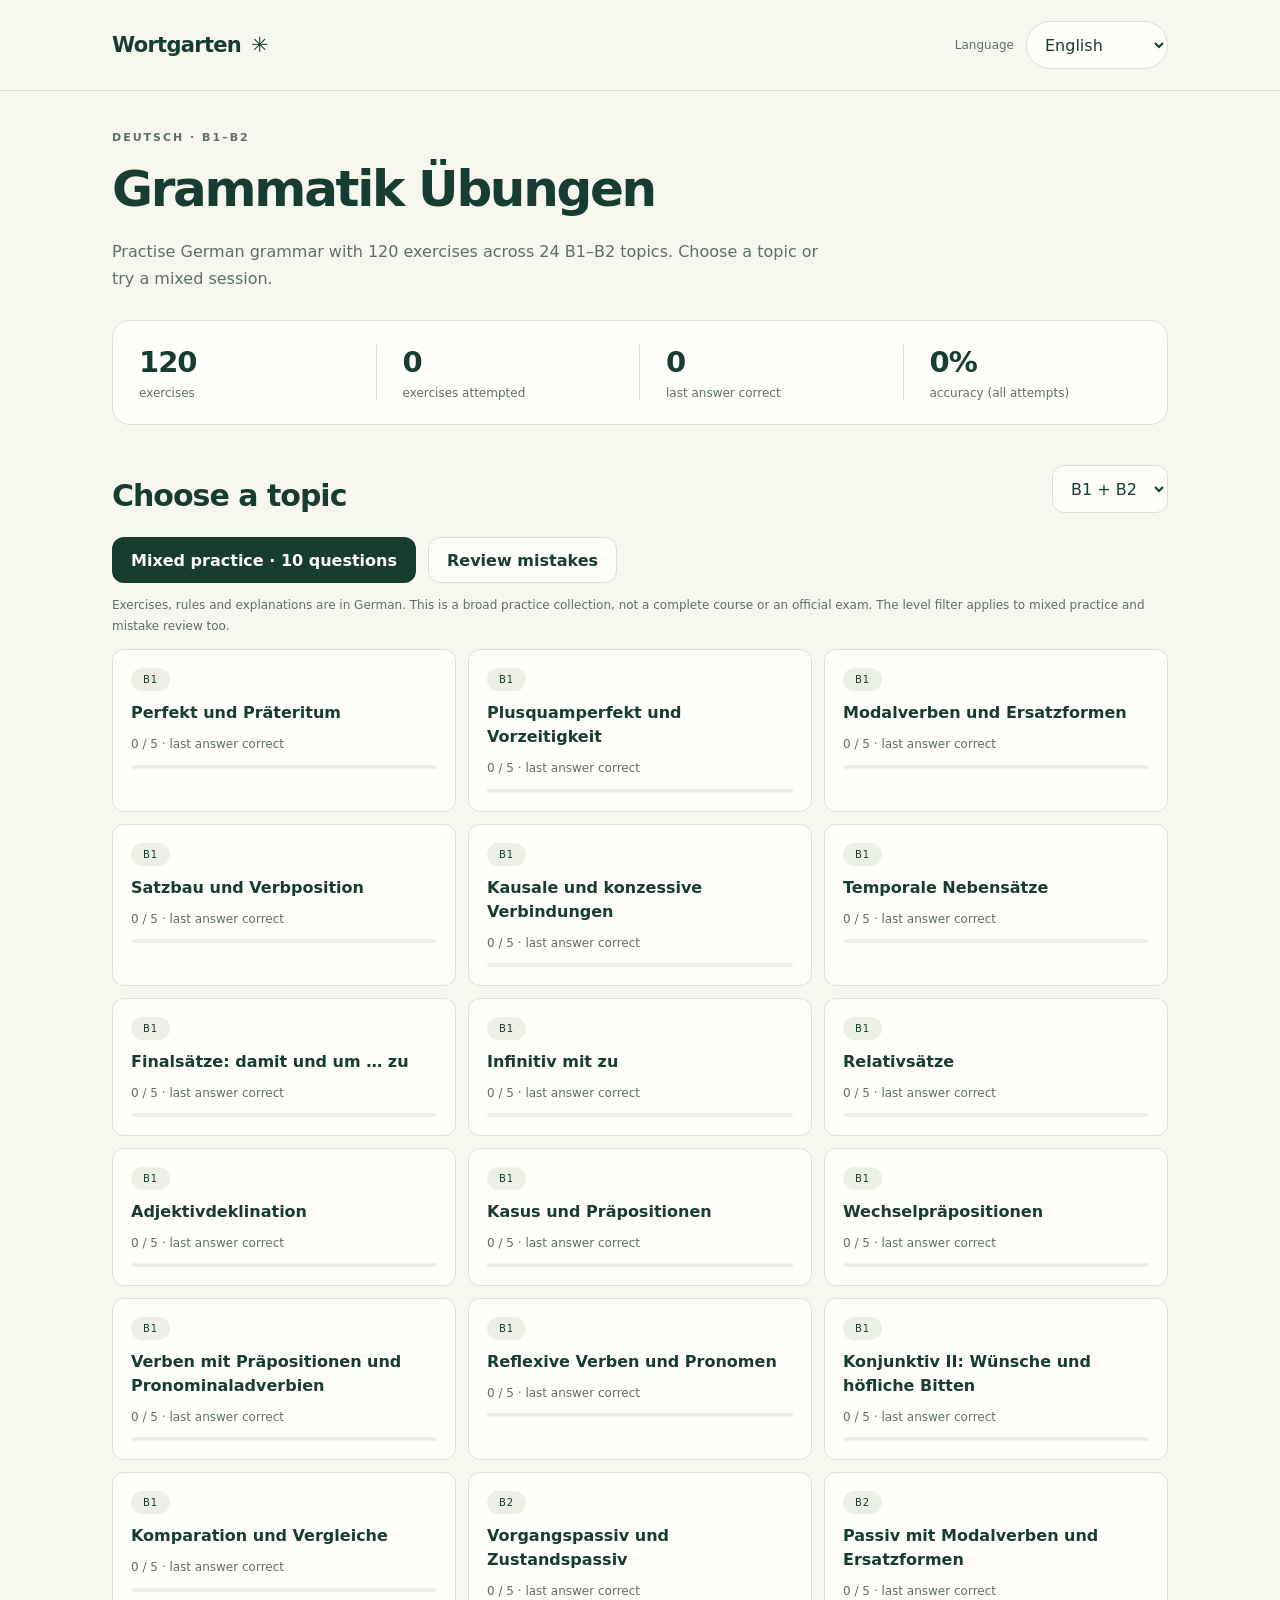
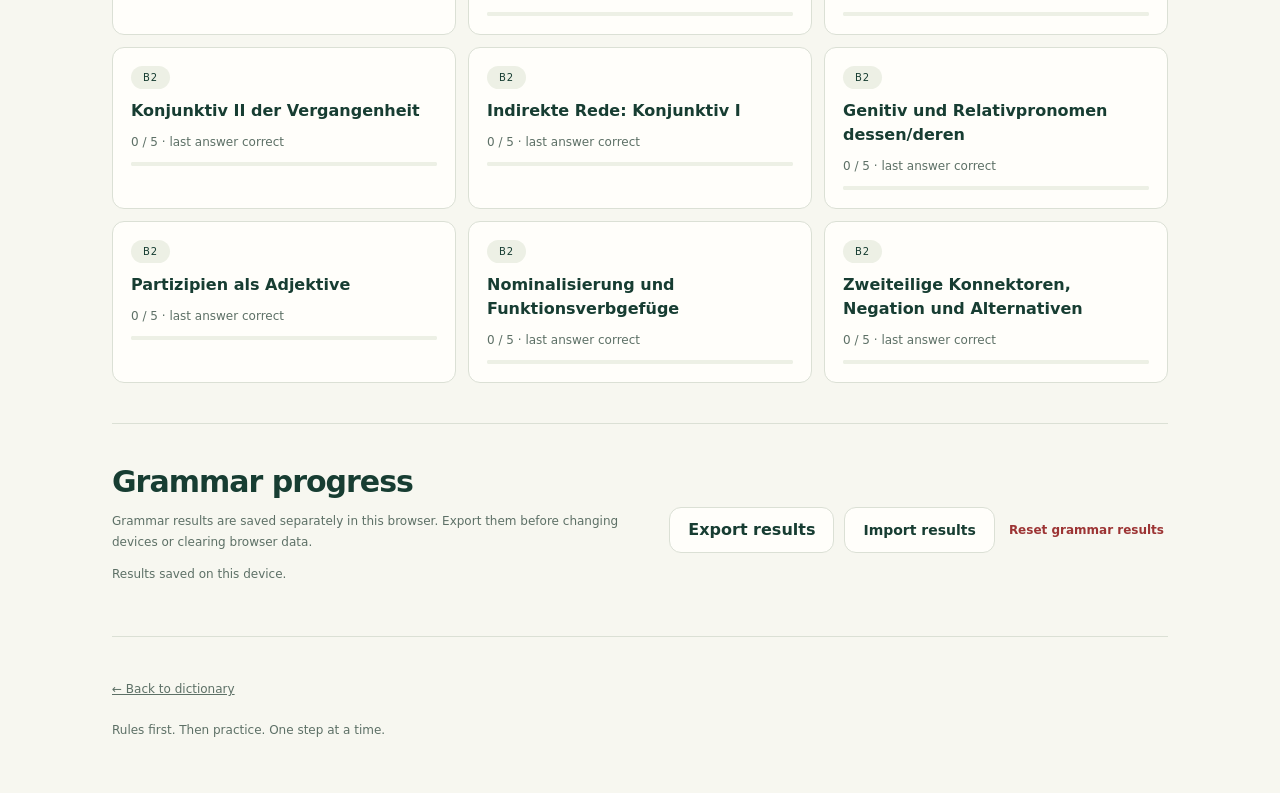
<file: source/grammar.html>
<!doctype html><html lang="en"><head><meta charset="utf-8"><meta name="viewport" content="width=device-width,initial-scale=1"><meta name="theme-color" content="#173d32"><title>Wortgarten · Grammatik Übungen</title><link rel="stylesheet" href="style.css"><link rel="stylesheet" href="grammar.css"><script src="grammar-data.js" defer></script><script src="grammar-app.js" defer></script></head><body>
<header><div class="wrap top"><a class="brand" href="index.html">Wortgarten <span aria-hidden="true">✳</span></a><label class="language"><span data-i="language">Language</span><select id="gLanguage"><option value="en">English</option><option value="uk">Українська</option><option value="tr">Türkçe</option><option value="ar">العربية</option><option value="ru">Русский</option><option value="fa">فارسی</option></select></label></div></header>
<main class="wrap grammarMain"><p class="eyebrow">DEUTSCH · B1–B2</p><h1>Grammatik Übungen</h1><p class="intro" data-i="intro"></p>
<section class="stats"><div><strong id="gTotal">120</strong><span data-i="exercises"></span></div><div><strong id="gAttempted">0</strong><span data-i="attempted"></span></div><div><strong id="gCorrect">0</strong><span data-i="correctLast"></span></div><div><strong id="gAccuracy">0%</strong><span data-i="accuracy"></span></div></section>
<section class="section"><div class="sectionTitle"><h2 data-i="topics"></h2><label><span class="sr-only" data-i="level"></span><select id="gLevel"><option value="all">B1 + B2</option><option>B1</option><option>B2</option></select></label></div><div class="grammarActions"><button class="primary" id="mixed" data-i="mixed"></button><button class="secondary" id="errors" data-i="errors"></button></div><p class="hint" data-i="scope"></p><div id="topicList" class="topicGrid"></div></section>
<section id="exercise" class="section" hidden><div class="sectionTitle"><h2 id="exerciseTitle" lang="de" dir="ltr"></h2><span id="exerciseCount" class="small"></span></div><div class="exerciseBox"><div class="cardTop"><span id="exerciseLevel" class="pill"></span><span id="sessionScore" class="small"></span></div><details id="ruleBox"><summary data-i="rule"></summary><p id="gRule" lang="de" dir="ltr"></p></details><p id="questionHint" class="small"></p><h3 id="gPrompt" lang="de" dir="ltr" tabindex="-1"></h3><form id="answerForm"><div id="answers" class="answerOptions" role="group"></div><label id="inputLabel"><span data-i="answer"></span><input id="typedAnswer" type="text" lang="de" dir="ltr" autocomplete="off" autocapitalize="off" spellcheck="false"></label><button class="primary" type="submit" id="checkAnswer" data-i="check"></button></form><div id="feedback" role="status" hidden></div><button id="nextQuestion" class="primary" data-i="next" hidden></button></div></section>
<section class="section" id="sessionEnd" hidden><div class="exerciseBox"><h2 data-i="finished"></h2><p id="endScore"></p><p class="hint" data-i="scoreHint"></p><button id="repeatSession" class="secondary" data-i="repeat"></button></div></section>
<section class="section settings"><div><h2 data-i="backup"></h2><p class="hint" data-i="saveHint"></p><p id="gSaveStatus" role="status" class="small"></p></div><div class="backupActions"><button id="gExport" class="secondary" data-i="export"></button><label class="secondary importLabel"><span data-i="import"></span><input type="file" id="gImport" accept=".json,application/json" class="sr-only"></label><button id="gReset" class="textButton danger" data-i="reset"></button></div></section>
<footer><a href="index.html" class="grammarBack" data-i="back"></a><p data-i="footer"></p></footer></main><div id="toast" role="status" hidden></div><dialog id="gResetDialog"><h2 data-i="reset"></h2><p data-i="resetQuestion"></p><div class="dialogActions"><button id="gCancel" class="secondary" data-i="cancel"></button><button id="gDelete" class="primary" data-i="delete"></button></div></dialog></body></html>
</file>
<file: source/style.css>
:root{--bg:#f7f7f0;--ink:#173d32;--muted:#5d7066;--line:#dbe0d5;--white:#fffefa;--lime:#d6ed8a;--soft:#edf0e5;--red:#9c3434;font-family:Inter,ui-sans-serif,system-ui,-apple-system,BlinkMacSystemFont,"Segoe UI",sans-serif;color:var(--ink);background:var(--bg);font-synthesis:none;scroll-behavior:smooth;scroll-padding-top:100px}*{box-sizing:border-box}body{margin:0}button,input,select{font:inherit}button,select,.importLabel{cursor:pointer}button,a,select,input{touch-action:manipulation}button{color:inherit}a{color:inherit}button,input,select{border-radius:12px}button{min-height:46px;border:1px solid transparent;padding:12px 18px;font-weight:600}button:disabled{opacity:.5;cursor:default}button:hover:not(:disabled),.importLabel:hover{filter:brightness(.96)}:focus-visible{outline:3px solid #588527;outline-offset:4px}select,input{background:var(--white);color:var(--ink);border:1px solid var(--line);min-height:48px;padding:10px 14px;max-width:100%}.wrap{max-width:1120px;margin:auto;padding:0 32px}header{border-bottom:1px solid var(--line);background:var(--bg);position:sticky;top:0;z-index:5}.top{display:flex;justify-content:space-between;align-items:center;min-height:90px;gap:20px}.brand{display:flex;align-items:center;gap:10px;font-size:21px;font-weight:750;text-decoration:none;letter-spacing:-.7px}.logo{background:var(--ink);color:var(--lime);width:40px;height:40px;display:grid;place-items:center;border-radius:12px;font-family:Georgia,serif;font-size:27px;position:relative}.logo span{position:absolute;font-size:15px;right:1px;top:-4px}.language{display:flex;align-items:center;gap:12px}.language>span{font-size:12px;color:var(--muted)}.language select{border-radius:30px;min-width:130px}.hero{display:grid;grid-template-columns:1.5fr 1fr;gap:30px;padding:64px 0 48px;align-items:center}.eyebrow{font-size:11px;letter-spacing:2px;font-weight:750;margin:0 0 18px;color:var(--muted)}h1{font-size:clamp(36px,5vw,58px);letter-spacing:-2.3px;line-height:1.08;margin:0;font-weight:600}h2{font-size:30px;letter-spacing:-1px;font-weight:600;margin:0}h3{margin:0}.intro{font-size:16px;line-height:1.7;max-width:430px;color:var(--muted);margin:22px 0 28px}.primary{background:var(--ink);color:var(--white)}.link{display:inline-flex;align-items:center;min-height:48px;text-decoration:none;padding:12px 23px;border-radius:30px;font-weight:600;font-size:14px}.growth{aspect-ratio:1;max-width:310px;width:100%;position:relative;display:grid;place-items:center;border-radius:50%;background:#e9eddc;justify-self:center;border:1px solid #dce3cc}.plant{font-size:185px;line-height:1;color:var(--ink);transform:rotate(12deg)}.orbit{position:absolute;top:33px;font-size:10px;letter-spacing:3px}.plantTag{position:absolute;bottom:34px;font-family:Georgia,serif;font-size:13px;font-style:italic}.stats{display:grid;grid-template-columns:repeat(4,1fr);border:1px solid var(--line);background:var(--white);border-radius:18px;padding:24px 0}.stats>div{padding:0 26px;display:flex;flex-direction:column;gap:7px;border-inline-end:1px solid var(--line)}.stats>div:last-child{border:0}.stats strong{font-size:29px;font-weight:550;letter-spacing:-1px}.stats span{font-size:12px;color:var(--muted)}progress{width:100%;height:5px;border:0;border-radius:8px;background:var(--soft);accent-color:var(--ink)}progress::-webkit-progress-bar{background:var(--soft);border-radius:8px}progress::-webkit-progress-value{background:var(--ink);border-radius:8px}.tabs{display:flex;gap:30px;border-bottom:1px solid var(--line);margin-top:35px}.tabs a{padding:17px 0;text-decoration:none;font-size:14px}.tabs a:first-child{border-bottom:2px solid var(--ink);font-weight:650}.section{padding:40px 0;scroll-margin-top:10px}.sectionTitle{display:flex;justify-content:space-between;align-items:end;margin-bottom:24px;gap:12px}.sectionTitle .eyebrow{margin-bottom:9px}.small{font-size:12px;color:var(--muted);line-height:1.6}.tools{display:flex;gap:12px}.search{flex:1;position:relative}.search>span{position:absolute;inset-inline-start:17px;top:7px;font-size:29px;color:var(--muted)}.search input{width:100%;padding-inline-start:48px}.hint{font-size:12px;color:var(--muted);line-height:1.75}.wordList{display:grid;grid-template-columns:1fr 1fr;gap:12px;margin-top:24px}.word{background:var(--white);border:1px solid var(--line);border-radius:16px;padding:20px;display:flex;flex-direction:column;gap:11px;min-width:0}.word.known{border-color:#b9cba7;background:#f4f8ec}.wordHeading{display:flex;gap:8px;justify-content:space-between;align-items:start}.word h4{font-size:18px;font-weight:600;line-height:1.5;overflow-wrap:anywhere}.wordNo{font-size:10px;color:var(--muted);font-variant-numeric:tabular-nums;display:block;margin-bottom:3px}.iconButton{padding:0;width:44px;min-width:44px;height:44px;background:transparent;border-radius:50%;font-size:23px}.starred{color:#8c6500;background:#fff4cf}.translation{margin:0;color:#405a4d;font-size:15px;line-height:1.6;min-height:24px}.relations{font-size:12px;line-height:1.75;color:var(--muted)}.relationLine{display:flex;gap:8px;align-items:baseline;margin-top:3px}.relationLine b{font-weight:500;color:var(--ink)}.relationLabel{min-width:62px;font-size:10px;text-transform:uppercase;letter-spacing:.5px}.wordFoot{display:flex;justify-content:space-between;align-items:center;border-top:1px solid var(--line);padding-top:10px;margin-top:auto;gap:8px}.learnButton{padding:7px 12px;min-height:44px;background:var(--soft);font-size:12px}.learnButton[aria-pressed=true]{background:var(--ink);color:white}.wordActions{display:flex;align-items:center;gap:0}.sound{font-size:18px}.verify{font-size:11px;padding:9px;border-radius:8px;background:#fff4d4;color:#745018;line-height:1.6}.more{text-align:center;padding-top:24px}.secondary{border:1px solid var(--line);background:var(--white)}.empty{padding:48px;text-align:center;color:var(--muted)}.practice{border-top:1px solid var(--line)}.roundIcon{width:46px;height:46px;border-radius:50%;background:var(--lime);display:grid;place-items:center;font-size:25px}.practiceOptions{display:flex;gap:12px;margin-bottom:20px}.practiceOptions label{flex:1;display:flex;flex-direction:column;gap:8px;font-size:12px}.flashcard{background:var(--white);border:1px solid var(--line);border-radius:22px;min-height:380px;padding:28px;display:flex;flex-direction:column;max-width:720px;margin:auto;box-shadow:0 10px 25px #173d3205}.cardTop{display:flex;justify-content:space-between;align-items:center}.pill{background:var(--soft);padding:6px 12px;border-radius:20px;font-size:10px;letter-spacing:1px}.cardContent{text-align:center;flex:1;padding:48px 0 30px}.cardContent h3{font-size:clamp(24px,4vw,34px);font-weight:550;overflow-wrap:anywhere}.cardContent p{font-size:21px}.cardContent .small{font-size:12px}.cardContent .relations{display:inline-block;text-align:start}.divider{height:1px;background:var(--line);width:50px;margin:24px auto}.ratings{display:grid;grid-template-columns:repeat(3,1fr);gap:10px}.ratings button:first-child{background:#f8e6df;color:#833f30}.ratings button:nth-child(2){background:#f6edcc;color:#70581b}.ratings button:last-child{background:var(--lime);color:var(--ink)}[hidden]{display:none!important}.practiceFooter{display:flex;justify-content:space-between;max-width:720px;margin:8px auto}.textButton{background:transparent;padding:10px 3px;font-size:12px}.practice>.hint{text-align:center;max-width:720px;margin:16px auto}.settings{border-top:1px solid var(--line);display:grid;grid-template-columns:1fr 1fr;align-items:center;gap:40px}.backupActions{display:flex;flex-wrap:wrap;gap:10px;justify-content:flex-end}.importLabel{display:inline-flex;align-items:center;padding:12px 18px;min-height:46px;border-radius:12px;font-size:14px;font-weight:600}.importLabel:focus-within{outline:3px solid #588527;outline-offset:4px}.danger{color:var(--red)}footer{border-top:1px solid var(--line);padding:30px 0 44px;color:var(--muted);font-size:12px}footer .brand{font-size:18px;color:var(--ink)}footer .brand span{color:#6c8b37}#toast{position:fixed;bottom:24px;left:50%;transform:translateX(-50%);max-width:90%;background:var(--ink);color:white;padding:14px 22px;border-radius:12px;z-index:20;font-size:14px;box-shadow:0 5px 30px #0002}dialog{max-width:440px;border:1px solid var(--line);border-radius:18px;background:var(--bg);color:var(--ink);padding:28px;margin:auto}dialog::backdrop{background:#173d3280}dialog p{line-height:1.6}.dialogActions{display:flex;gap:10px;justify-content:end}.sr-only{position:absolute;width:1px;height:1px;padding:0;margin:-1px;overflow:hidden;clip:rect(0,0,0,0);white-space:nowrap;border:0}html[dir=rtl] .hero,html[dir=rtl] .section{text-align:right}html[dir=rtl] .brand{direction:ltr}html[dir=rtl] .cardContent{text-align:center}@media(min-width:1400px){.hero{padding-top:80px;padding-bottom:64px}}@media(max-width:650px){.wrap{padding:0 20px}.top{min-height:76px;gap:10px}.brand{font-size:18px}.logo{width:33px;height:33px;font-size:24px}.language>span{display:none}.language select{min-width:108px;font-size:13px;min-height:44px;padding:8px 12px}.hero{padding:35px 0 30px;grid-template-columns:1fr;gap:20px}.hero .growth{display:none}h1{font-size:39px;letter-spacing:-1.6px}.eyebrow{font-size:9px;letter-spacing:1.5px}.intro{font-size:14px;margin:18px 0 21px}.stats{grid-template-columns:1fr 1fr;padding:6px 0;border-radius:15px}.stats>div{padding:15px 20px}.stats>div:nth-child(2){border:0}.stats>div:nth-child(-n+2){border-bottom:1px solid var(--line)}.stats strong{font-size:26px}.stats span{font-size:11px}.tabs{margin-top:18px;gap:24px;justify-content:space-between}.tabs a{font-size:12px}.section{padding:30px 0}.sectionTitle{margin-bottom:20px}h2{font-size:27px}.wordList{grid-template-columns:1fr;margin-top:18px}.tools{flex-direction:column;gap:8px}.tools>label>select{width:100%}.tools select{font-size:13px}.word{padding:17px}.word h4{font-size:18px}.practiceOptions{gap:10px}.practiceOptions select{font-size:12px;padding:10px 8px;width:100%}.flashcard{padding:21px;min-height:360px}.cardContent{padding-top:42px}.ratings{gap:7px}.ratings button{padding:12px 6px;font-size:13px}.settings{grid-template-columns:1fr;gap:16px}.backupActions{justify-content:flex-start}.backupActions .secondary{flex:1;text-align:center;justify-content:center;font-size:12px;white-space:nowrap}.settings .eyebrow{margin-bottom:9px}.small{font-size:11px}.sectionTitle>.small{text-align:end}.dialogActions button{padding:12px}footer{padding-bottom:28px}}@media(prefers-reduced-motion:reduce){:root{scroll-behavior:auto}}

.tabs{flex-wrap:wrap;column-gap:20px;row-gap:0}.tabs .grammarLink{color:#41651d;font-weight:650}html[dir=rtl] .hero,html[dir=rtl] .section{text-align:start}@media(max-width:650px){.tabs a{font-size:11px;padding:14px 0}.tabs{column-gap:14px;justify-content:flex-start}}

.topicNav{display:grid;grid-template-columns:repeat(3,minmax(0,1fr));gap:10px;margin-bottom:20px}.topicTile{text-align:start;background:var(--white);border:1px solid var(--line);display:flex;flex-direction:column;gap:8px;padding:16px;font-weight:500}.topicTile[aria-pressed=true]{background:var(--soft);border-color:var(--ink)}.topicTile .topicName{font-size:14px;line-height:1.5;font-weight:650}.topicSelect{display:flex;align-items:center;gap:12px;margin-bottom:14px;font-size:12px}.topicSelect select{flex:1;min-width:0}.topicHeading{grid-column:1/-1;display:flex;justify-content:space-between;align-items:center;flex-wrap:wrap;gap:8px;font-size:21px;margin:18px 0 2px;padding-bottom:14px;border-bottom:1px solid var(--line);font-weight:600}.word h4{margin:0}.topicHeading:first-child{margin-top:0}#practiceTopicLabel{text-align:center;margin:16px 0 0;line-height:1.6}.practice .cardContent{padding-top:30px}@media(max-width:650px){.topicNav{grid-template-columns:repeat(2,minmax(0,1fr))}.topicTile{padding:12px}.topicTile .topicName{font-size:12px}.topicTile .small{font-size:10px}.topicSelect{flex-direction:column;align-items:stretch;gap:7px}.topicSelect select{width:100%;font-size:13px}.topicHeading{font-size:19px}.topicHeading .small{font-size:11px}}
</file>
<file: source/grammar.css>
.grammarMain{padding-top:40px}.grammarMain h1{font-size:clamp(30px,5vw,50px)}.grammarMain>.intro{max-width:720px}.topicGrid{display:grid;grid-template-columns:repeat(3,1fr);gap:12px}.topicButton{text-align:start;background:var(--white);border:1px solid var(--line);padding:18px;display:flex;flex-direction:column;gap:10px;font-weight:500}.topicButton .topicName{font-size:16px;font-weight:650;line-height:1.5}.topicButton .pill{align-self:flex-start}.topicButton progress{height:4px}.grammarActions{display:flex;gap:12px;flex-wrap:wrap}.exerciseBox{max-width:760px;margin:auto;background:var(--white);border:1px solid var(--line);border-radius:20px;padding:28px}.exerciseBox h3{font-size:24px;line-height:1.6;margin:20px 0 28px}.exerciseBox details{background:var(--soft);padding:12px 16px;border-radius:12px;margin-top:20px;font-size:13px;line-height:1.7}.exerciseBox summary{cursor:pointer;min-height:30px;display:list-item;padding:5px}.answerOptions{display:grid;gap:10px;margin-bottom:20px}.answerOption{display:flex;align-items:center;gap:12px;border:1px solid var(--line);border-radius:12px;padding:10px 16px;min-height:54px;cursor:pointer;direction:ltr}.answerOption:has(input:checked){background:var(--soft);border-color:var(--ink)}.answerOption input{min-height:24px;width:22px;height:22px;accent-color:var(--ink);flex-shrink:0}.answerOption span{overflow-wrap:anywhere}.answerOption:has(input:focus-visible){outline:3px solid #588527}#inputLabel{display:flex;flex-direction:column;gap:8px;margin:18px 0;font-size:13px}#typedAnswer{font-size:18px;width:100%}#feedback{padding:18px;border-radius:12px;margin:20px 0;line-height:1.8}#feedback.correct{background:#eaf3db}#feedback.incorrect{background:#fbebe5}#feedback p{margin:8px 0;font-size:14px}#feedback .answerText{font-size:18px;font-weight:650}#nextQuestion{width:100%}.exerciseBox form>.primary{width:100%}#gPrompt:focus{outline:none}.grammarBack{display:inline-flex;align-items:center;min-height:44px}.topicButton:hover{border-color:#8ea47f}@media(max-width:800px){.topicGrid{grid-template-columns:1fr 1fr}}@media(max-width:500px){.grammarMain{padding-top:28px}.topicGrid{grid-template-columns:1fr}.topicButton{display:grid;grid-template-columns:44px 1fr;align-items:center;gap:8px 14px}.topicButton .small,.topicButton progress{grid-column:2}.topicButton .topicName{font-size:15px}.exerciseBox{padding:20px}.exerciseBox h3{font-size:21px}.grammarActions button{flex:1;font-size:12px}.grammarMain .sectionTitle h2{font-size:24px}}
</file>
